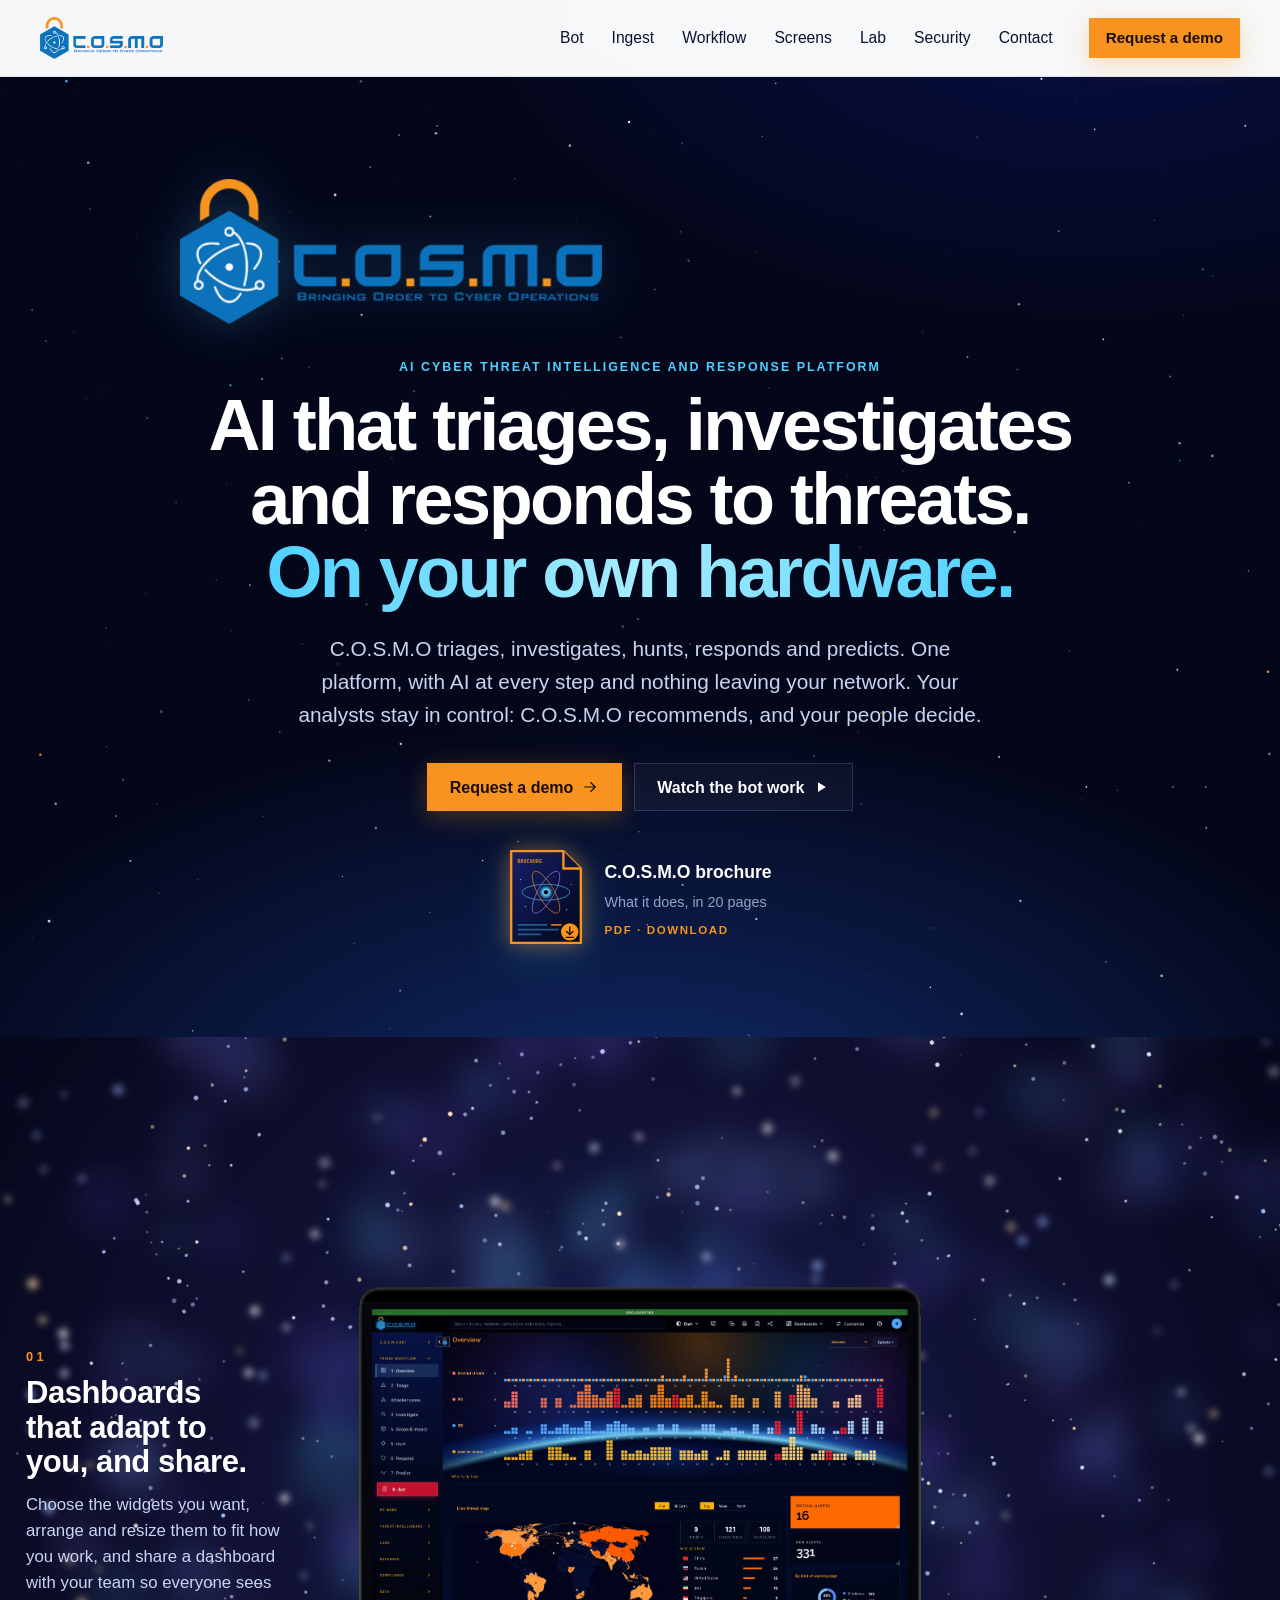
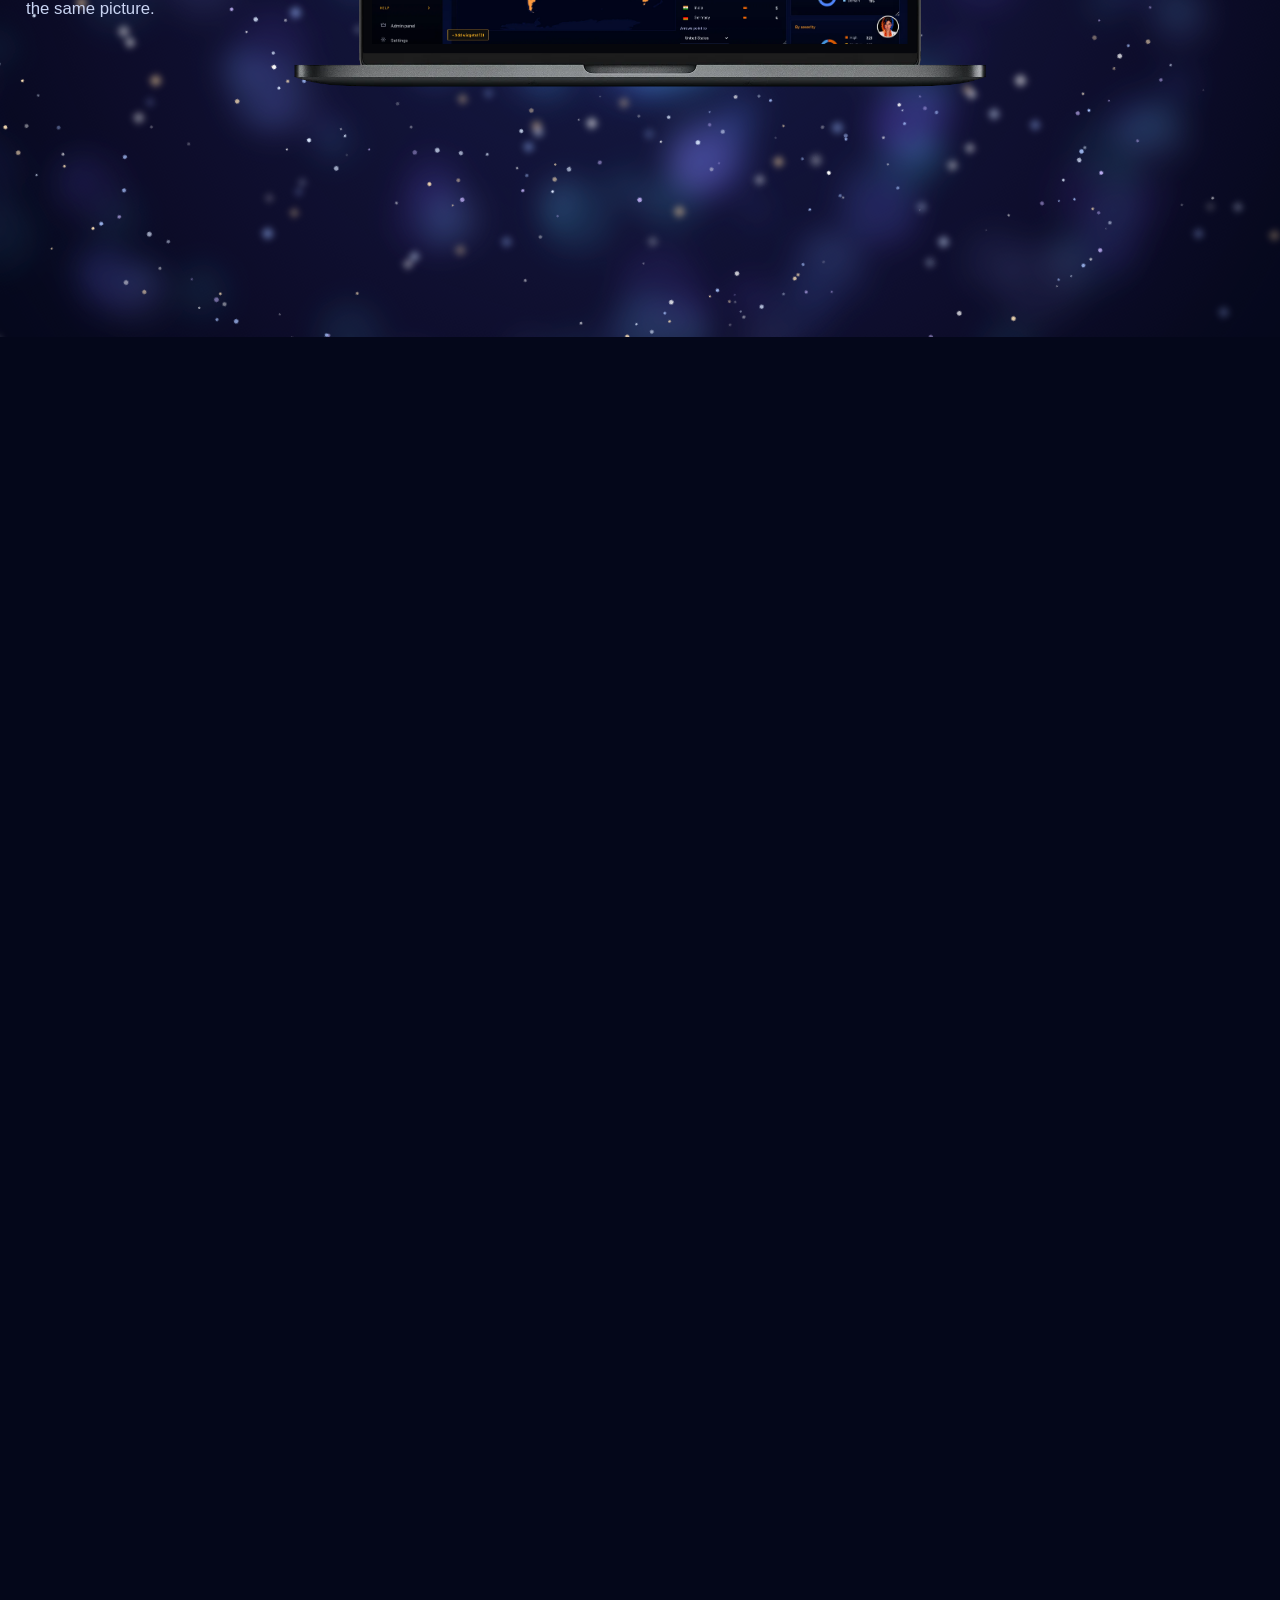
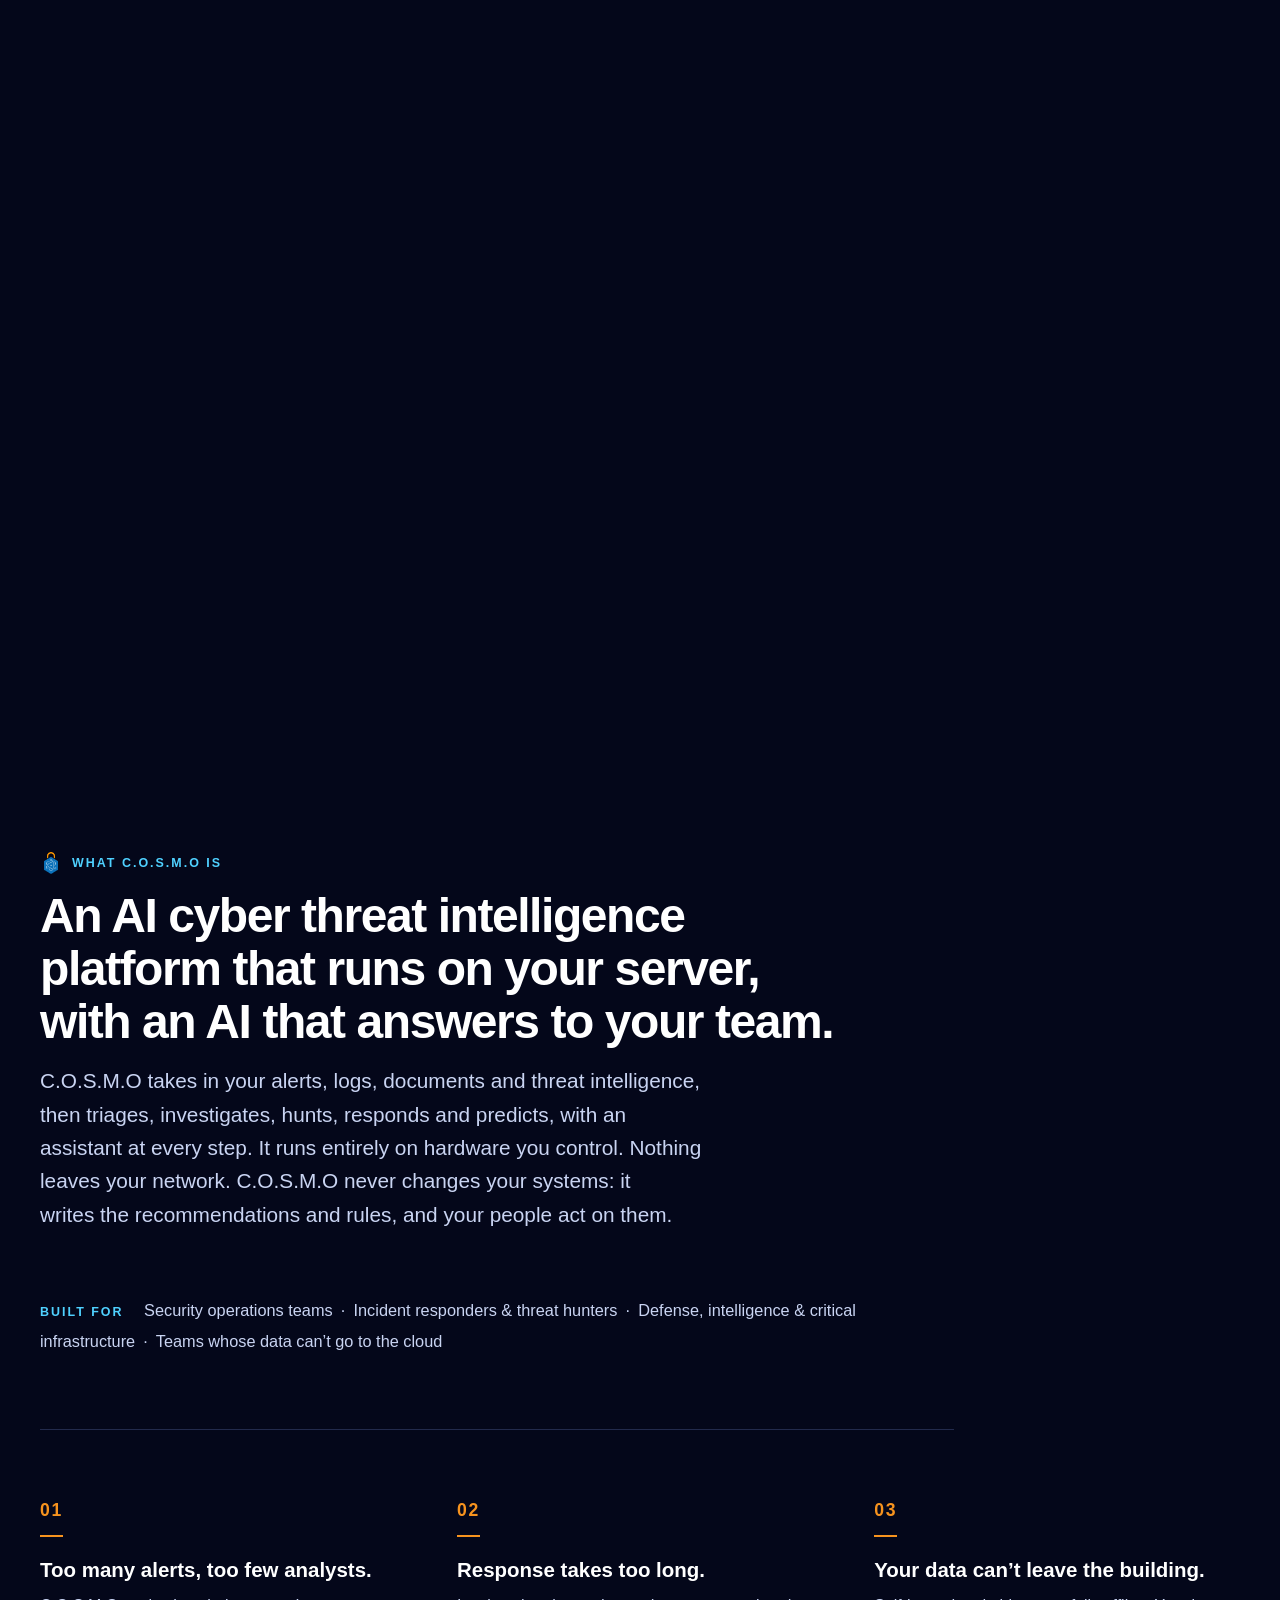
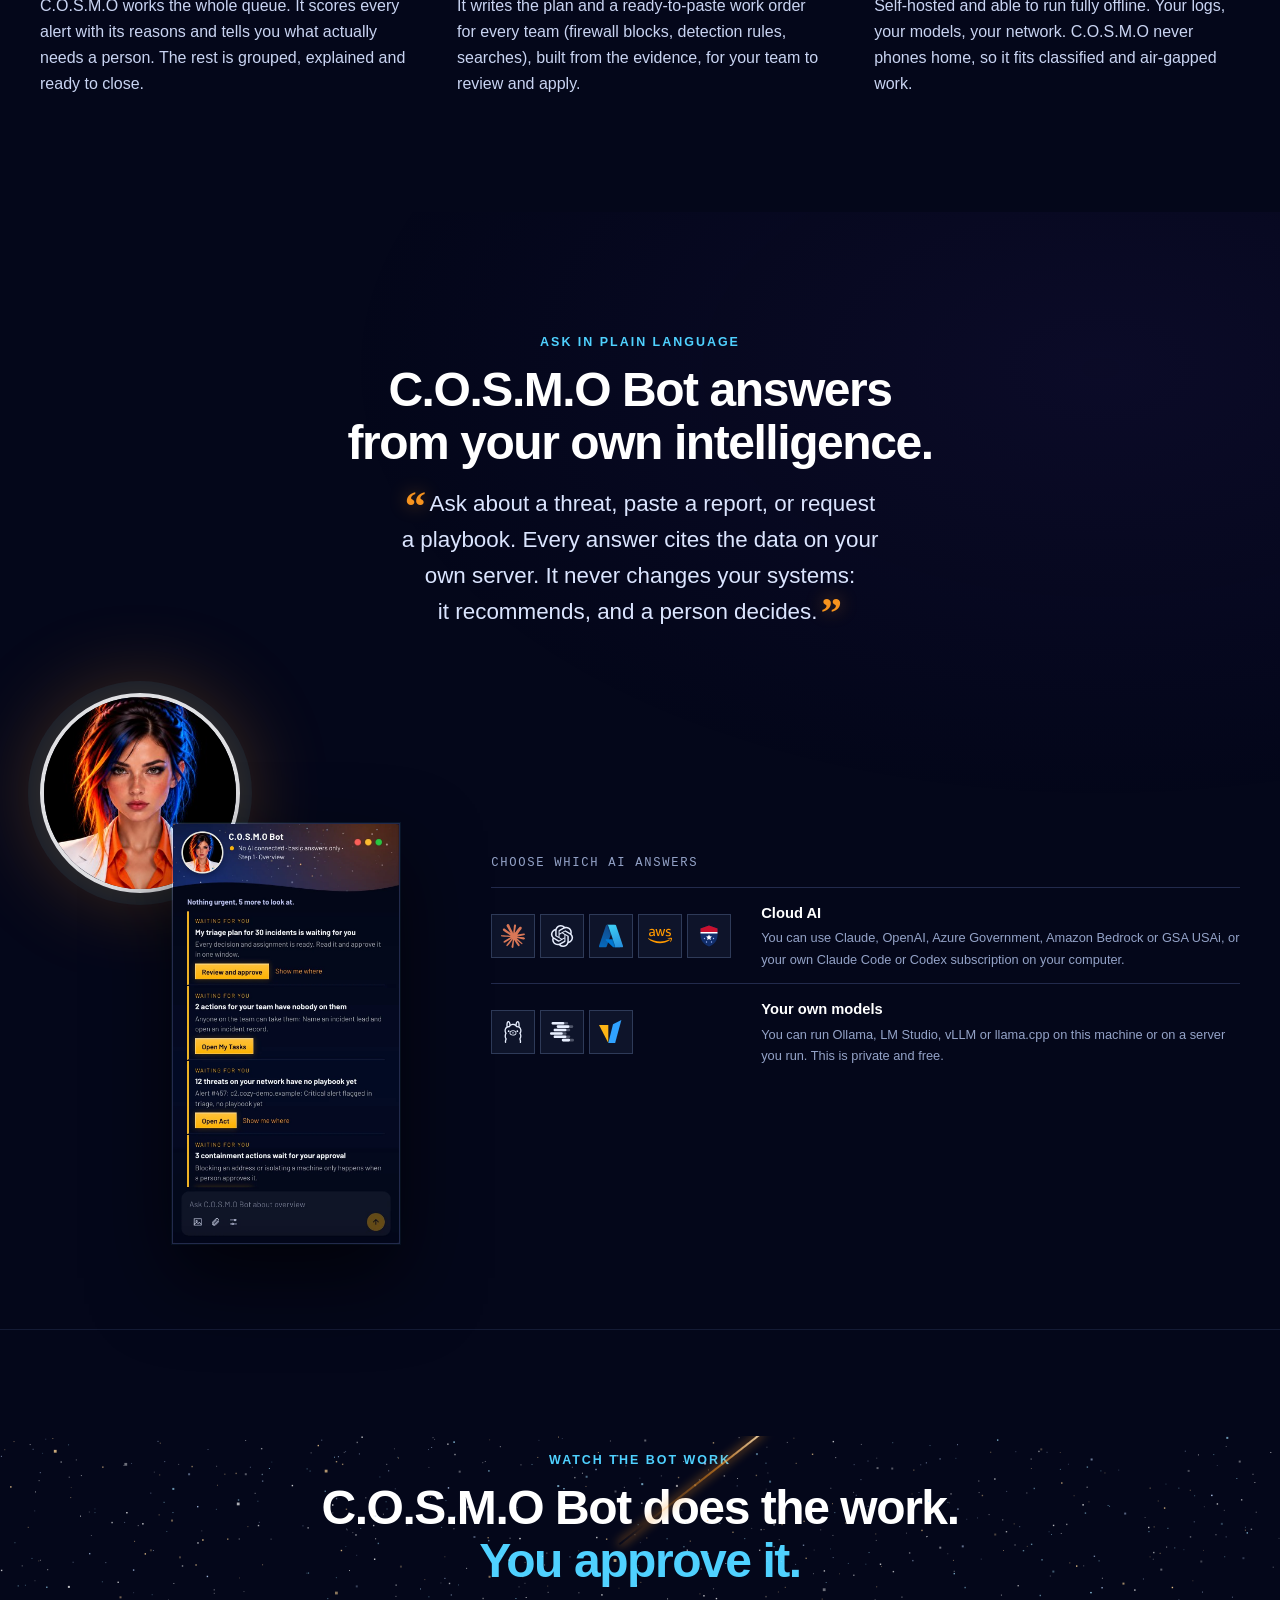
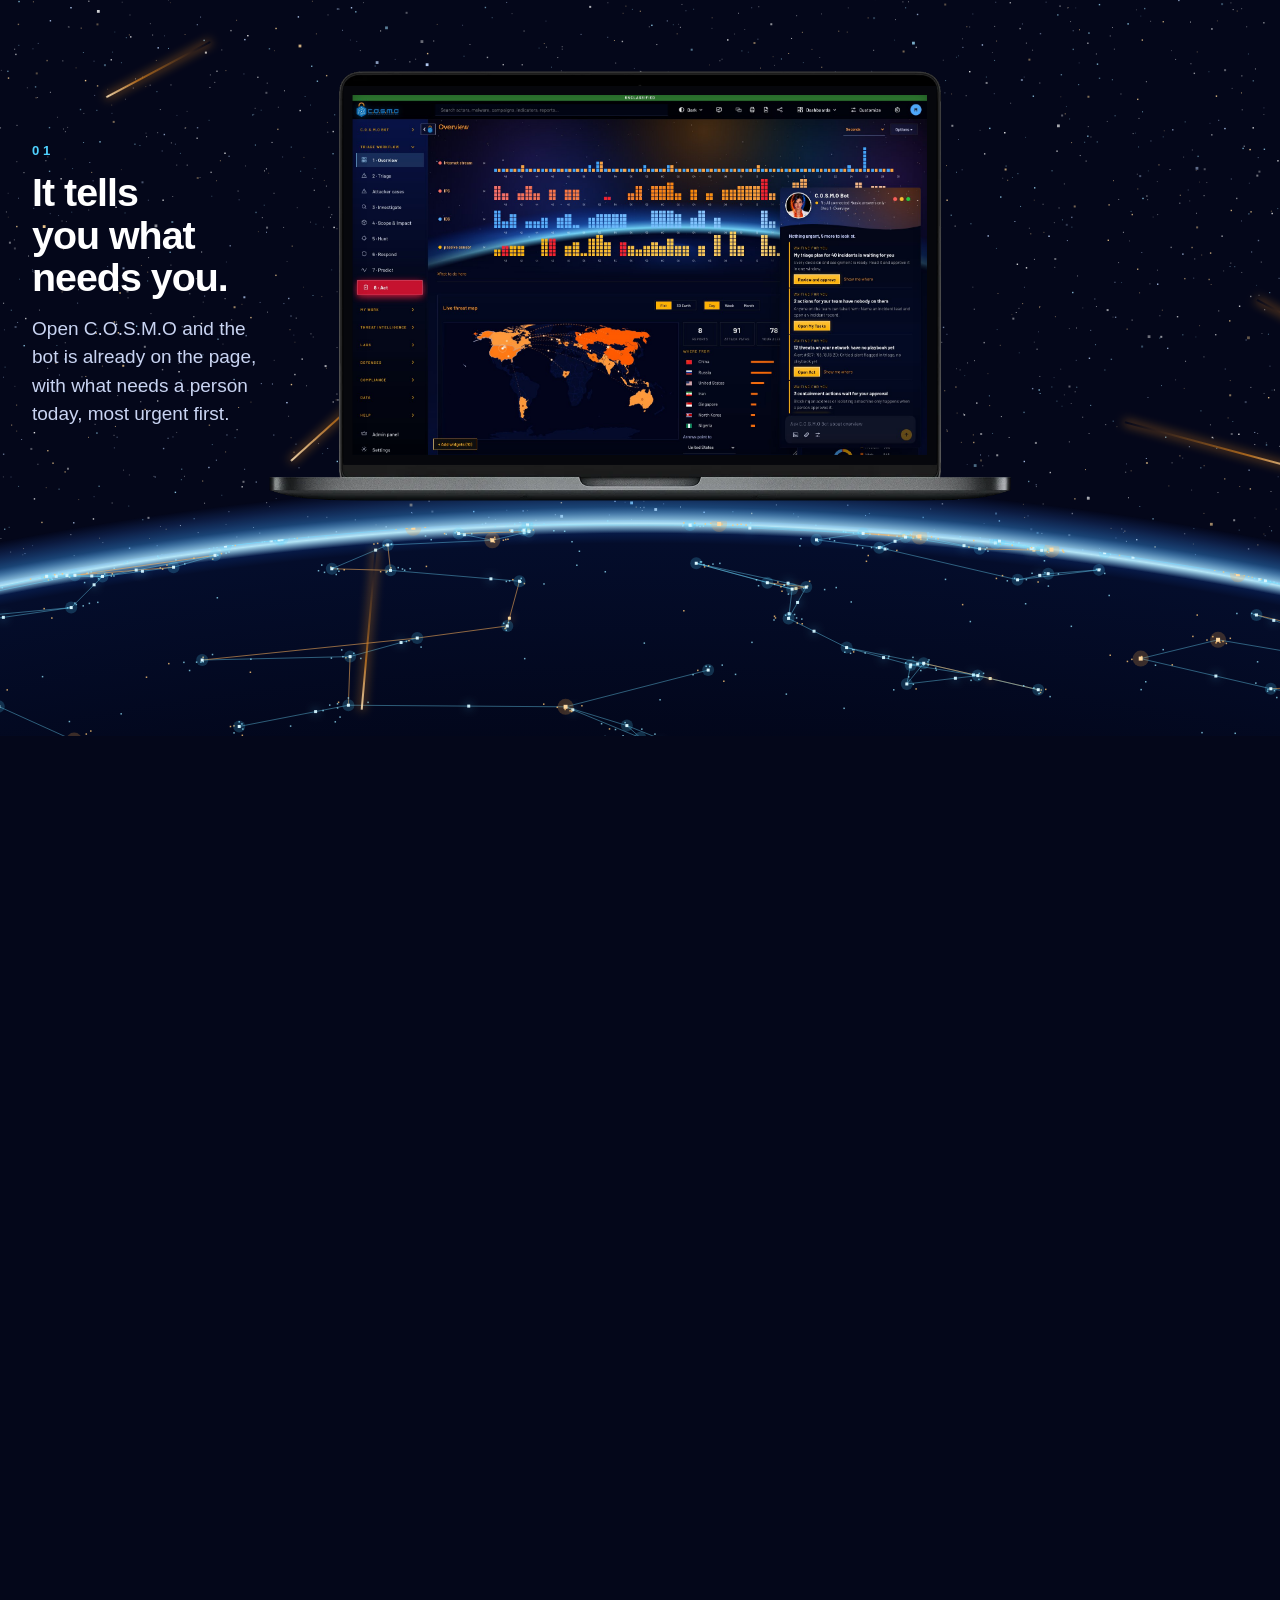
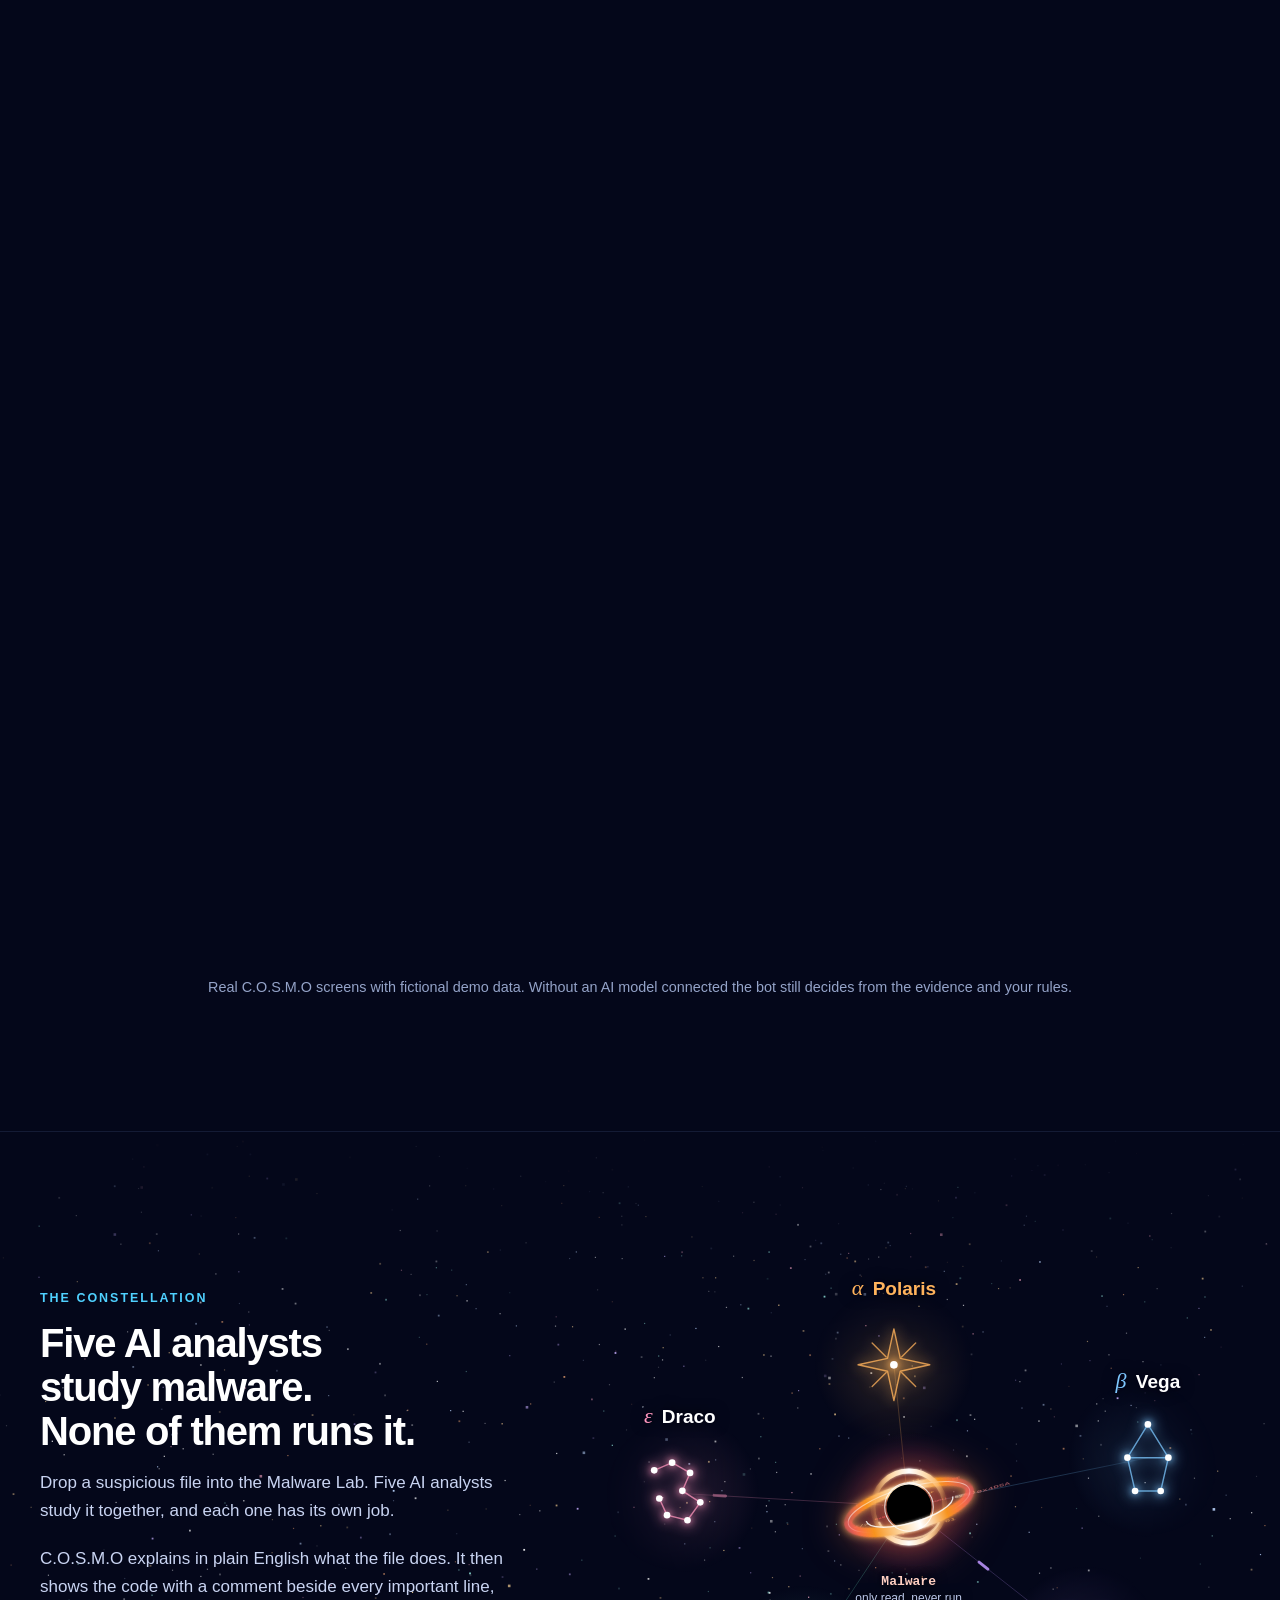
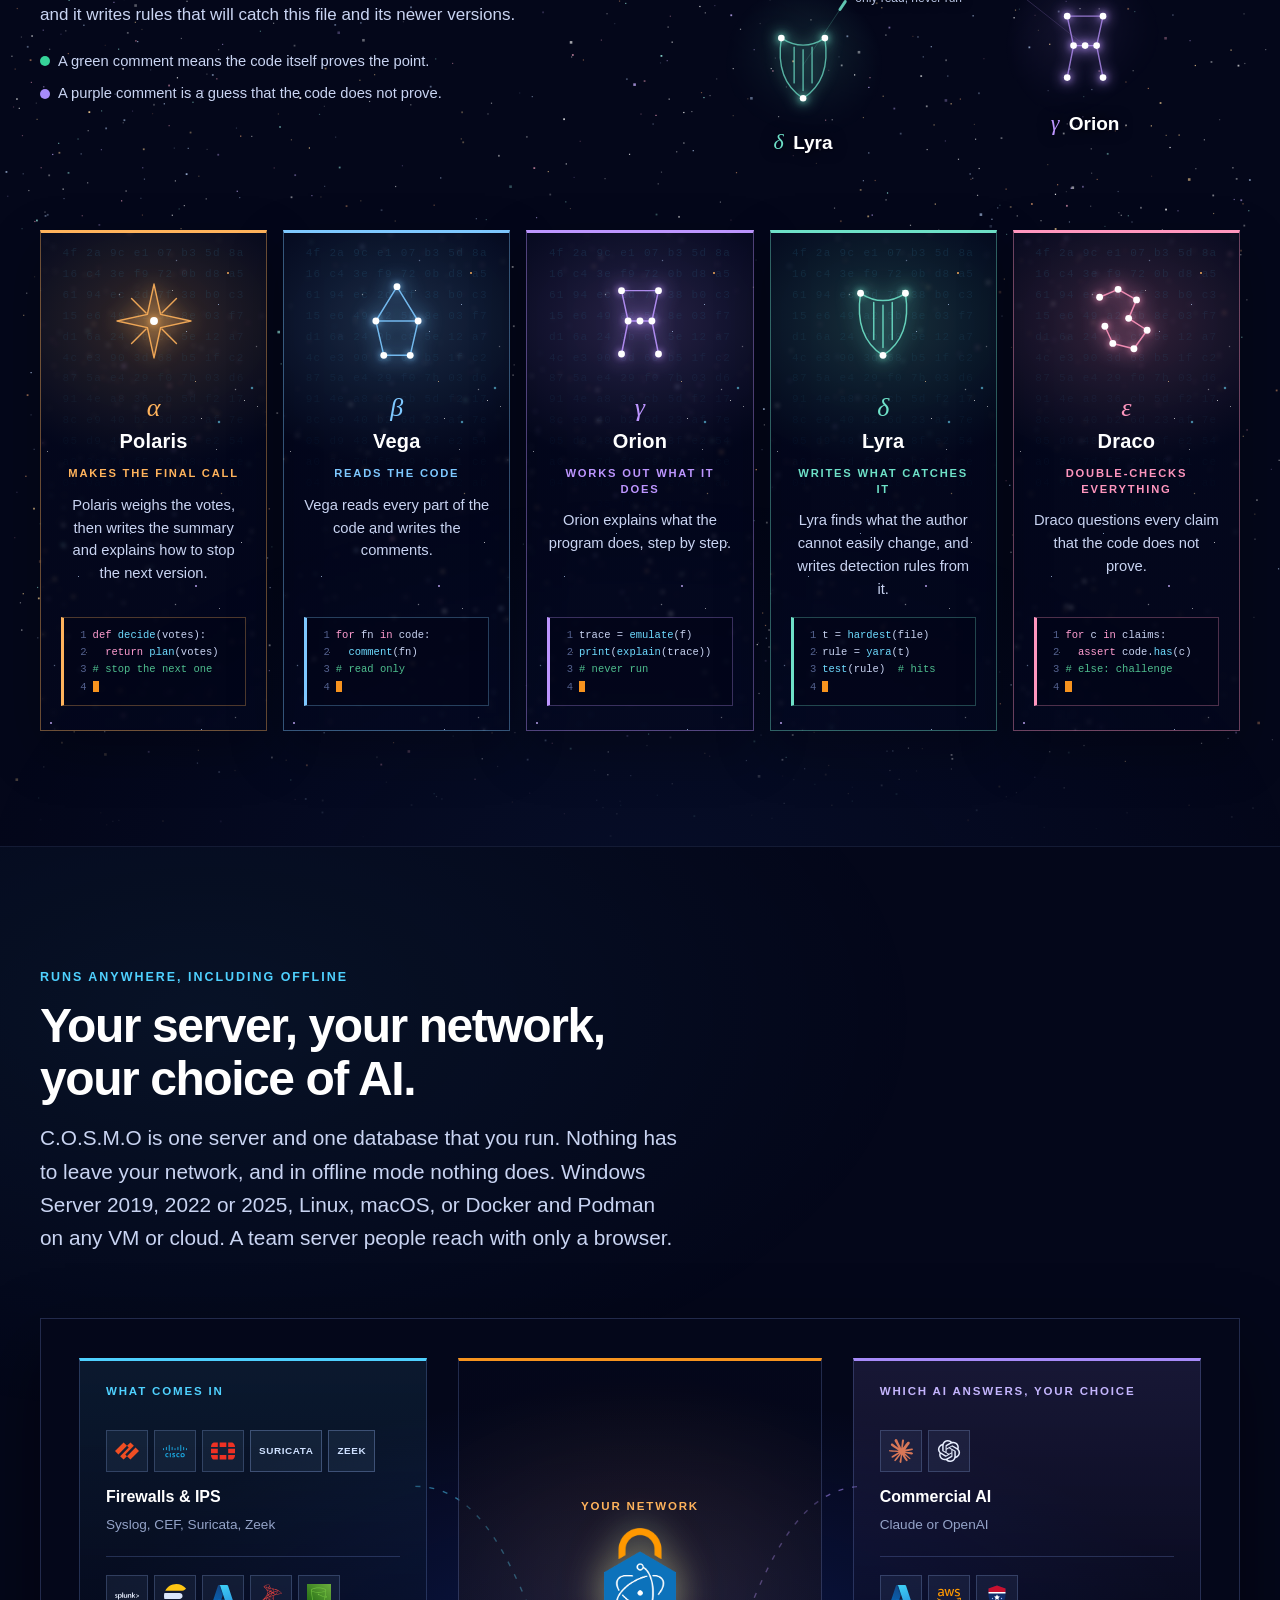
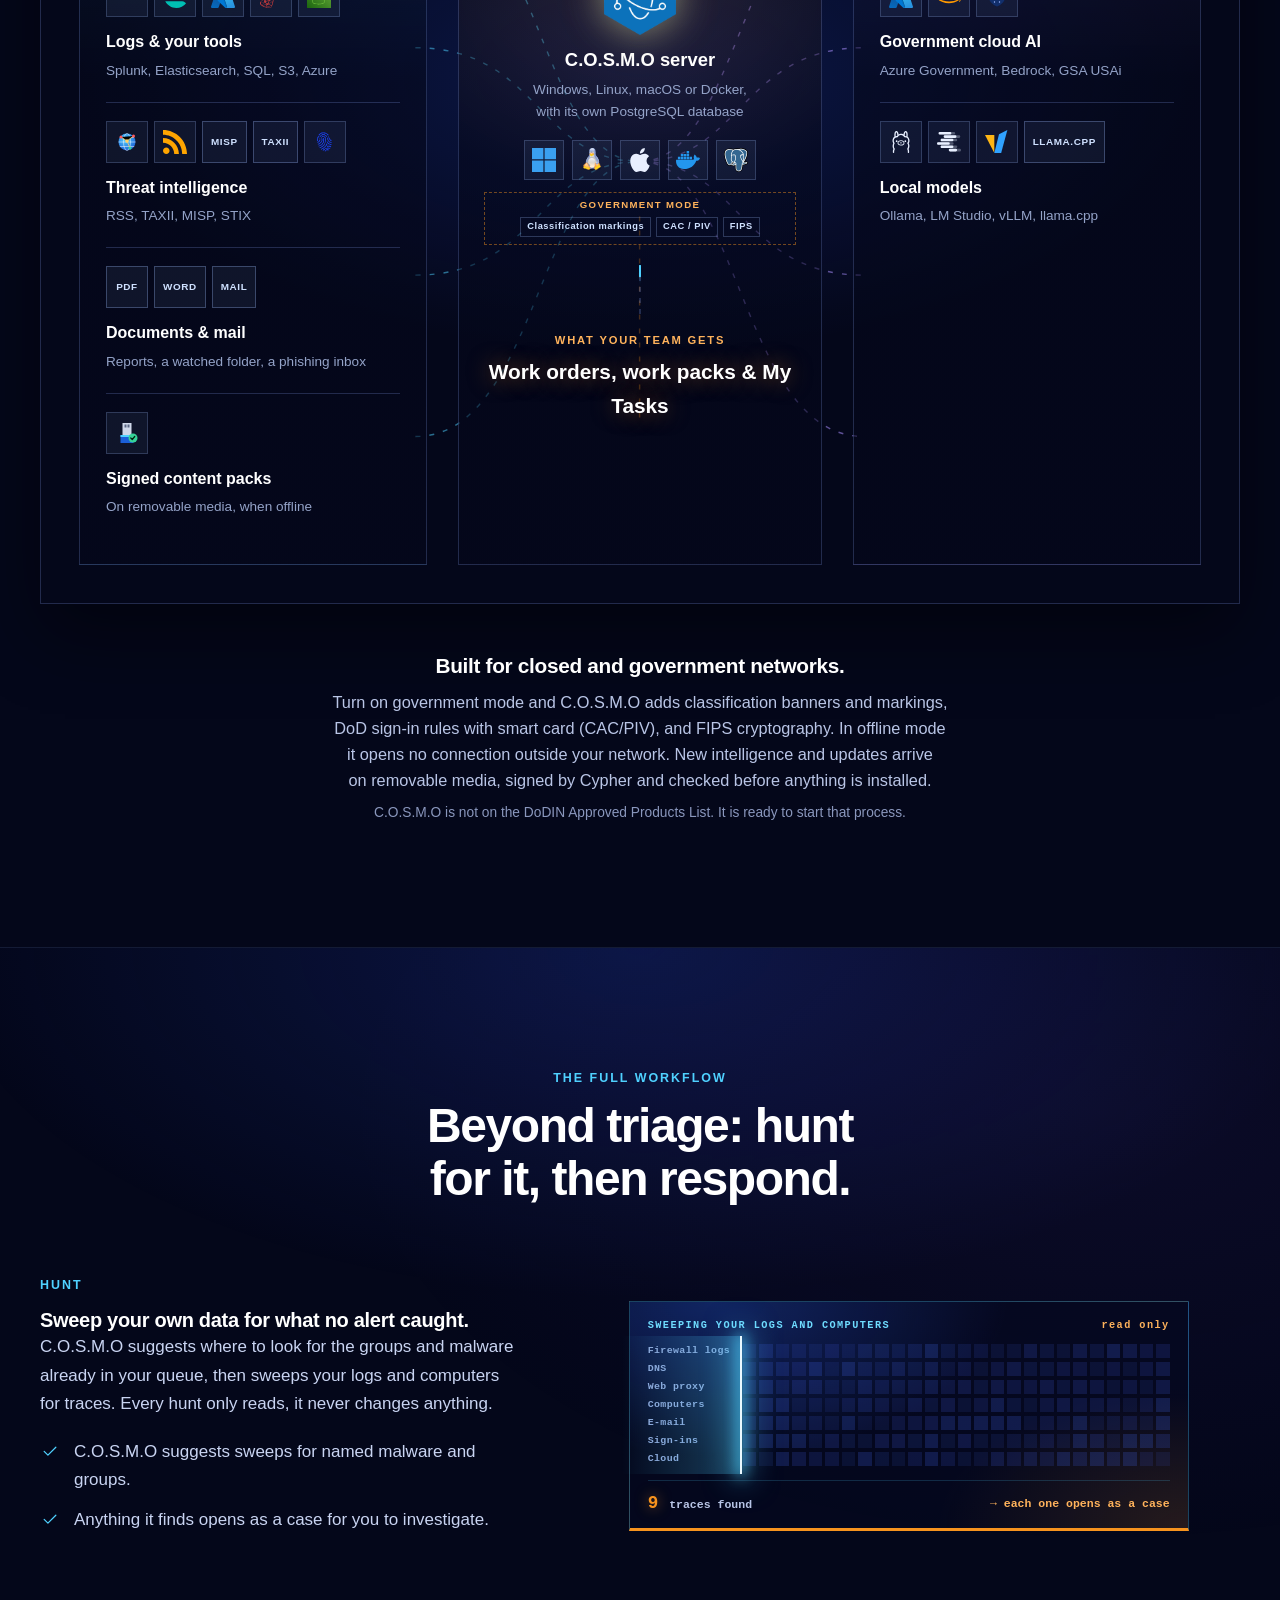
<file: index.html>
<!doctype html>
<html lang="en">
<head>
<meta charset="utf-8">
<meta name="viewport" content="width=device-width, initial-scale=1">
<title>C.O.S.M.O | C.O.S.M.O Bot does the work. You approve it.</title>
<meta name="description" content="C.O.S.M.O decides which security alerts are real, shows the evidence for every score, and hands each team its work. A person decides. It runs on your own server, online or offline. Built by Cypher, LLC.">
<meta property="og:title" content="C.O.S.M.O | Threat intelligence and security operations on your own server">
<meta property="og:description" content="C.O.S.M.O decides which security alerts are real, shows the evidence for every score, and hands each team its work. A person decides. It runs on your own server, online or offline. Built by Cypher, LLC.">
<meta property="og:image" content="https://cosmoplatform.ai/assets/img/hero-overview.jpg">
<meta name="theme-color" content="#04071a">
<link rel="icon" href="assets/img/favicon.svg" type="image/svg+xml">
<link rel="icon" href="assets/img/favicon.png" type="image/png">
<link rel="stylesheet" href="css/site.css?v=20261116h">
<script>document.documentElement.classList.add('js')</script>
</head>
<body>
<svg width="0" height="0" style="position:absolute" aria-hidden="true"><defs><symbol id="d-flask" viewBox="0 0 24 24" class="d"><path class="p" d="M9 3h6M10 3v6l-5.5 9.2A2 2 0 0 0 6.2 21h11.6a2 2 0 0 0 1.7-2.8L14 9V3"/><path class="a" d="M7.6 15h8.8"/><circle class="f" cx="10.5" cy="17.6" r="0.9"/><circle class="f" cx="13.5" cy="18.4" r="0.9"/></symbol><symbol id="d-person" viewBox="0 0 24 24" class="d"><path class="p" d="M12 3.5a4 4 0 1 0 0 8 4 4 0 0 0 0-8z"/><path class="p" d="M4.5 21a7.5 7.5 0 0 1 15 0"/><path class="a" d="m15.5 5 3 -2M17 8.5h3.5"/></symbol><symbol id="d-globe" viewBox="0 0 24 24" class="d"><path class="p" d="M12 3a9 9 0 1 0 0 18 9 9 0 0 0 0-18z"/><path class="p" d="M3 12h18M12 3c2.5 2.6 3.8 5.6 3.8 9s-1.3 6.4-3.8 9c-2.5-2.6-3.8-5.6-3.8-9S9.5 5.6 12 3z"/><path class="a" d="M16.5 5.5 20 3"/><circle class="f" cx="16.5" cy="5.5" r="2.1"/></symbol><symbol id="d-trend" viewBox="0 0 24 24" class="d"><path class="p" d="M4 4v16h16"/><path class="a" d="m7.5 15 3.5-4 3 3 5-6"/><circle class="f" cx="19.5" cy="8" r="1.6"/></symbol><symbol id="d-shieldok" viewBox="0 0 24 24" class="d"><path class="p" d="M12 3 19 6v6c0 4.5-3 7.6-7 9-4-1.4-7-4.5-7-9V6z"/><path class="a" d="m8.5 12 2.5 2.5 4.5-5"/></symbol><symbol id="d-clip" viewBox="0 0 24 24" class="d"><path class="p" d="M6 5.5h12v15H6z"/><path class="p" d="M9 3.5h6v4H9z"/><path class="a" d="m9 13.5 2 2 4-4.5"/></symbol><symbol id="d-unplug" viewBox="0 0 24 24" class="d"><path class="p" d="M8.5 16.4a5 5 0 0 1 6-.8M5 12.6a10 10 0 0 1 3.8-2.4M15.5 10.3A10 10 0 0 1 19 12.6M2.5 9a15 15 0 0 1 5-3.2M21.5 9a15 15 0 0 0-5-3.2"/><circle class="f" cx="12" cy="19.5" r="1.6"/><path class="a" d="m3 3 18 18"/></symbol><symbol id="d-mask" viewBox="0 0 24 24" class="d"><path class="p" d="M4 6.5c2.5-1.5 5.2-2 8-2s5.5.5 8 2c0 7-3.5 12.5-8 12.5S4 13.5 4 6.5z"/><circle class="f" cx="9" cy="11" r="1.8"/><circle class="f" cx="15" cy="11" r="1.8"/><path class="a" d="M9.5 15.5c1.5 1 3.5 1 5 0"/></symbol><symbol id="d-eye" viewBox="0 0 24 24" class="d"><path class="p" d="M2 12s3.5-7 10-7 10 7 10 7-3.5 7-10 7S2 12 2 12z"/><circle class="f" cx="12" cy="12" r="3.2"/><path class="a" d="M12 1.5v2M5 3.5l1 1.5M19 3.5l-1 1.5"/></symbol><symbol id="d-shield" viewBox="0 0 24 24" class="d"><path class="p" d="M12 3 19 6v6c0 4.5-3 7.6-7 9-4-1.4-7-4.5-7-9V6z"/><path class="f" d="M10.2 8.8v6.4l5-3.2z"/></symbol><symbol id="d-book" viewBox="0 0 24 24" class="d"><path class="p" d="M5 4.5A1.5 1.5 0 0 1 6.5 3H19v15H6.5A1.5 1.5 0 0 0 5 19.5z"/><path class="p" d="M5 19.5A1.5 1.5 0 0 0 6.5 21H19v-3"/><path class="f" d="M14 3v7l2-1.5 2 1.5V3z"/></symbol><symbol id="d-spark" viewBox="0 0 24 24" class="d"><path class="p" d="m11 3 2 5.8L18.8 11 13 13.2 11 19l-2-5.8L3.2 11 9 8.8z"/><path class="f" d="m18.5 14.5.9 2.4 2.4.9-2.4.9-.9 2.4-.9-2.4-2.4-.9 2.4-.9z"/></symbol><symbol id="d-file" viewBox="0 0 24 24" class="d"><path class="p" d="M14 3H7a2 2 0 0 0-2 2v14a2 2 0 0 0 2 2h10a2 2 0 0 0 2-2V8z"/><path class="p" d="M14 3v5h5"/><path class="a" d="M9 12.5h6M9 16h6"/></symbol><symbol id="d-layers" viewBox="0 0 24 24" class="d"><path class="p" d="m3 12 9 5 9-5M3 16.5l9 5 9-5"/><path class="a" d="m12 2.5 9 5-9 5-9-5z" fill="rgba(247,147,30,.18)"/></symbol><symbol id="d-replay" viewBox="0 0 24 24" class="d"><path class="p" d="M4 12a8 8 0 1 0 2.4-5.7"/><path class="p" d="M4 4v4.5h4.5"/><path class="a" d="M12 8v4.2l3 1.8"/></symbol><symbol id="d-flag" viewBox="0 0 24 24" class="d"><path class="p" d="M5 21V3"/><path class="a" d="M5 4h12l-2.5 4.2L17 12.4H5" fill="rgba(247,147,30,.25)"/></symbol><symbol id="d-key" viewBox="0 0 24 24" class="d"><path class="p" d="M8 11a4 4 0 1 0 0 8 4 4 0 0 0 0-8z"/><path class="p" d="m11 12.5 9-9"/><path class="a" d="M17 6.5l3 3M14.5 9l2.5 2.5"/></symbol><symbol id="d-lock" viewBox="0 0 24 24" class="d"><path class="p" d="M5 10.5h14v10H5z"/><path class="p" d="M8 10.5V8a4 4 0 0 1 8 0v2.5"/><circle class="f" cx="12" cy="15" r="1.8"/><path class="a" d="M12 16.5v2"/></symbol><symbol id="d-server" viewBox="0 0 24 24" class="d"><path class="p" d="M3.5 4h17v7h-17zM3.5 13h17v7h-17z"/><circle class="f" cx="7" cy="7.5" r="1.1"/><circle class="f" cx="7" cy="16.5" r="1.1"/><path class="a" d="M11 7.5h6M11 16.5h6"/></symbol><symbol id="i-grid" viewBox="0 0 24 24" fill="none" stroke="currentColor" stroke-width="1.5" stroke-linecap="round" stroke-linejoin="round"><rect x="3.5" y="3.5" width="7" height="7" rx="1.5"/><rect x="13.5" y="3.5" width="7" height="7" rx="1.5"/><rect x="3.5" y="13.5" width="7" height="7" rx="1.5"/><rect x="13.5" y="13.5" width="7" height="7" rx="1.5"/></symbol><symbol id="i-alert" viewBox="0 0 24 24" fill="none" stroke="currentColor" stroke-width="1.5" stroke-linecap="round" stroke-linejoin="round"><path d="M12 3.5 21 19.5H3z"/><path d="M12 10v4"/><path d="M12 16.8v.2"/></symbol><symbol id="i-search" viewBox="0 0 24 24" fill="none" stroke="currentColor" stroke-width="1.5" stroke-linecap="round" stroke-linejoin="round"><circle cx="11" cy="11" r="6.5"/><path d="m20 20-4.2-4.2"/></symbol><symbol id="i-cube" viewBox="0 0 24 24" fill="none" stroke="currentColor" stroke-width="1.5" stroke-linecap="round" stroke-linejoin="round"><path d="M12 3 20 7.5v9L12 21l-8-4.5v-9z"/><path d="M12 12 20 7.5M12 12v9M12 12 4 7.5"/></symbol><symbol id="i-target" viewBox="0 0 24 24" fill="none" stroke="currentColor" stroke-width="1.5" stroke-linecap="round" stroke-linejoin="round"><circle cx="12" cy="12" r="7"/><circle cx="12" cy="12" r="2.5"/><path d="M12 2v3M12 19v3M2 12h3M19 12h3"/></symbol><symbol id="i-shield" viewBox="0 0 24 24" fill="none" stroke="currentColor" stroke-width="1.5" stroke-linecap="round" stroke-linejoin="round"><path d="M12 3 19 6v6c0 4.5-3 7.6-7 9-4-1.4-7-4.5-7-9V6z"/></symbol><symbol id="i-shieldok" viewBox="0 0 24 24" fill="none" stroke="currentColor" stroke-width="1.5" stroke-linecap="round" stroke-linejoin="round"><path d="M12 3 19 6v6c0 4.5-3 7.6-7 9-4-1.4-7-4.5-7-9V6z"/><path d="m9 12 2 2 4-4"/></symbol><symbol id="i-trend" viewBox="0 0 24 24" fill="none" stroke="currentColor" stroke-width="1.5" stroke-linecap="round" stroke-linejoin="round"><path d="m3 17 6-6 4 4 8-8"/><path d="M15 7h6v6"/></symbol><symbol id="i-clip" viewBox="0 0 24 24" fill="none" stroke="currentColor" stroke-width="1.5" stroke-linecap="round" stroke-linejoin="round"><rect x="5.5" y="4.5" width="13" height="16.5" rx="2"/><path d="M9 4.5h6V7H9z"/><path d="m9 13.5 2 2 4-4"/></symbol><symbol id="i-check" viewBox="0 0 24 24" fill="none" stroke="currentColor" stroke-width="1.5" stroke-linecap="round" stroke-linejoin="round"><path d="m5 12.5 4.5 4.5L19 7.5"/></symbol><symbol id="i-arrow" viewBox="0 0 24 24" fill="none" stroke="currentColor" stroke-width="1.5" stroke-linecap="round" stroke-linejoin="round"><path d="M5 12h14M13 6l6 6-6 6"/></symbol><symbol id="i-server" viewBox="0 0 24 24" fill="none" stroke="currentColor" stroke-width="1.5" stroke-linecap="round" stroke-linejoin="round"><rect x="3.5" y="4" width="17" height="7" rx="2"/><rect x="3.5" y="13" width="17" height="7" rx="2"/><path d="M7 7.5h.01M7 16.5h.01M11 7.5h6M11 16.5h6"/></symbol><symbol id="i-lock" viewBox="0 0 24 24" fill="none" stroke="currentColor" stroke-width="1.5" stroke-linecap="round" stroke-linejoin="round"><rect x="5" y="10.5" width="14" height="10" rx="2"/><path d="M8 10.5V8a4 4 0 0 1 8 0v2.5"/><path d="M12 14.5v2.5"/></symbol><symbol id="i-unplug" viewBox="0 0 24 24" fill="none" stroke="currentColor" stroke-width="1.5" stroke-linecap="round" stroke-linejoin="round"><path d="m3 3 18 18"/><path d="M8.5 16.4a5 5 0 0 1 6-.8"/><path d="M5 12.6a10 10 0 0 1 3.8-2.4M15.5 10.3A10 10 0 0 1 19 12.6"/><path d="M12 20h.01"/></symbol><symbol id="i-file" viewBox="0 0 24 24" fill="none" stroke="currentColor" stroke-width="1.5" stroke-linecap="round" stroke-linejoin="round"><path d="M14 3H7a2 2 0 0 0-2 2v14a2 2 0 0 0 2 2h10a2 2 0 0 0 2-2V8z"/><path d="M14 3v5h5M9 13h6M9 17h6"/></symbol><symbol id="i-chat" viewBox="0 0 24 24" fill="none" stroke="currentColor" stroke-width="1.5" stroke-linecap="round" stroke-linejoin="round"><path d="M4 5h16v11H9l-5 4z"/><path d="M8 9.5h8M8 12.5h5"/></symbol><symbol id="i-globe" viewBox="0 0 24 24" fill="none" stroke="currentColor" stroke-width="1.5" stroke-linecap="round" stroke-linejoin="round"><circle cx="12" cy="12" r="9"/><path d="M3 12h18M12 3c2.5 2.6 3.8 5.6 3.8 9s-1.3 6.4-3.8 9c-2.5-2.6-3.8-5.6-3.8-9S9.5 5.6 12 3z"/></symbol><symbol id="i-book" viewBox="0 0 24 24" fill="none" stroke="currentColor" stroke-width="1.5" stroke-linecap="round" stroke-linejoin="round"><path d="M5 4.5A1.5 1.5 0 0 1 6.5 3H19v15H6.5A1.5 1.5 0 0 0 5 19.5z"/><path d="M5 19.5A1.5 1.5 0 0 0 6.5 21H19v-3"/></symbol><symbol id="i-flask" viewBox="0 0 24 24" fill="none" stroke="currentColor" stroke-width="1.5" stroke-linecap="round" stroke-linejoin="round"><path d="M9 3h6M10 3v6l-5 9a2 2 0 0 0 1.8 3h10.4a2 2 0 0 0 1.8-3l-5-9V3"/><path d="M7.5 15h9"/></symbol><symbol id="i-users" viewBox="0 0 24 24" fill="none" stroke="currentColor" stroke-width="1.5" stroke-linecap="round" stroke-linejoin="round"><circle cx="9" cy="8" r="3.5"/><path d="M2.5 20a6.5 6.5 0 0 1 13 0"/><path d="M16 4.6a3.5 3.5 0 0 1 0 6.8M18 14.2a6 6 0 0 1 3.5 5.8"/></symbol><symbol id="i-spark" viewBox="0 0 24 24" fill="none" stroke="currentColor" stroke-width="1.5" stroke-linecap="round" stroke-linejoin="round"><path d="m12 3 1.8 5.2L19 10l-5.2 1.8L12 17l-1.8-5.2L5 10l5.2-1.8z"/><path d="m18.5 15.5.7 1.8 1.8.7-1.8.7-.7 1.8-.7-1.8-1.8-.7 1.8-.7z"/></symbol><symbol id="i-key" viewBox="0 0 24 24" fill="none" stroke="currentColor" stroke-width="1.5" stroke-linecap="round" stroke-linejoin="round"><circle cx="8" cy="15" r="4"/><path d="m11 12 9-9M17 6l3 3M14.5 8.5l2 2"/></symbol><symbol id="i-layers" viewBox="0 0 24 24" fill="none" stroke="currentColor" stroke-width="1.5" stroke-linecap="round" stroke-linejoin="round"><path d="m12 3 9 5-9 5-9-5z"/><path d="m3 13 9 5 9-5"/></symbol><symbol id="i-star" viewBox="0 0 24 24" fill="none" stroke="currentColor" stroke-width="1.5" stroke-linecap="round" stroke-linejoin="round"><path d="m12 3 2.7 5.6 6.1.9-4.4 4.3 1 6.1L12 17l-5.5 2.9 1-6.1-4.4-4.3 6.1-.9z"/></symbol><symbol id="i-inbox" viewBox="0 0 24 24" fill="none" stroke="currentColor" stroke-width="1.5" stroke-linecap="round" stroke-linejoin="round"><path d="M3 13h5l2 3h4l2-3h5"/><path d="M5.5 5h13L21 13v6H3v-6z"/></symbol><symbol id="i-download" viewBox="0 0 24 24" fill="none" stroke="currentColor" stroke-width="1.5" stroke-linecap="round" stroke-linejoin="round"><path d="M12 4v11M7 10l5 5 5-5M5 20h14"/></symbol><symbol id="i-eye" viewBox="0 0 24 24" fill="none" stroke="currentColor" stroke-width="1.5" stroke-linecap="round" stroke-linejoin="round"><path d="M2 12s3.5-7 10-7 10 7 10 7-3.5 7-10 7S2 12 2 12z"/><circle cx="12" cy="12" r="3"/></symbol><symbol id="i-menu" viewBox="0 0 24 24" fill="none" stroke="currentColor" stroke-width="1.5" stroke-linecap="round" stroke-linejoin="round"><path d="M4 7h16M4 12h16M4 17h16"/></symbol><symbol id="i-cart" viewBox="0 0 24 24" fill="none" stroke="currentColor" stroke-width="1.5" stroke-linecap="round" stroke-linejoin="round"><circle cx="9" cy="20" r="1.3"/><circle cx="18" cy="20" r="1.3"/><path d="M3 4h2.5l2.2 11h11l2-8H6.5"/></symbol><symbol id="i-pin" viewBox="0 0 24 24" fill="none" stroke="currentColor" stroke-width="1.5" stroke-linecap="round" stroke-linejoin="round"><path d="M12 21s7-6.5 7-12a7 7 0 0 0-14 0c0 5.5 7 12 7 12z"/><circle cx="12" cy="9" r="2.5"/></symbol><symbol id="i-phone" viewBox="0 0 24 24" fill="none" stroke="currentColor" stroke-width="1.5" stroke-linecap="round" stroke-linejoin="round"><path d="M5 4h4l2 5-2.5 1.5a11 11 0 0 0 5 5L15 13l5 2v4a2 2 0 0 1-2 2A16 16 0 0 1 3 6a2 2 0 0 1 2-2z"/></symbol><symbol id="i-mail" viewBox="0 0 24 24" fill="none" stroke="currentColor" stroke-width="1.5" stroke-linecap="round" stroke-linejoin="round"><rect x="3" y="5" width="18" height="14" rx="2"/><path d="m3 7 9 6 9-6"/></symbol><symbol id="i-person" viewBox="0 0 24 24" fill="none" stroke="currentColor" stroke-width="1.5" stroke-linecap="round" stroke-linejoin="round"><circle cx="12" cy="8" r="4"/><path d="M4 21a8 8 0 0 1 16 0"/></symbol><symbol id="i-mask" viewBox="0 0 24 24" fill="none" stroke="currentColor" stroke-width="1.5" stroke-linecap="round" stroke-linejoin="round"><path d="M4 7c2.5-1.5 5.2-2 8-2s5.5.5 8 2c0 7-3.5 12-8 12S4 14 4 7z"/><path d="M8.5 11h2M13.5 11h2"/></symbol><symbol id="i-flag" viewBox="0 0 24 24" fill="none" stroke="currentColor" stroke-width="1.5" stroke-linecap="round" stroke-linejoin="round"><path d="M5 21V4M5 4h11l-2 4 2 4H5"/></symbol></defs></svg>
<a class="skip" href="#main">Skip to the content</a>
<header class="site-head">
  <div class="wrap">
    <a class="brand" href="index.html" aria-label="C.O.S.M.O home"><img src="assets/img/cosmo-logo.png" width="360" height="123" alt="C.O.S.M.O, Bringing Order to Cyber Operations"></a>
    <nav class="nav" aria-label="Main">
      <ul class="nav-links"><li><a href="#chatbot">Bot</a></li><li><a href="#runs">Ingest</a></li><li><a href="#workflow">Workflow</a></li><li><a href="#views">Screens</a></li><li><a href="#lab">Lab</a></li><li><a href="#security">Security</a></li><li><a href="#contact">Contact</a></li></ul>
      <a class="btn btn-primary btn-sm" href="#contact">Request a demo</a>
      <details class="menu">
        <summary><svg viewBox="0 0 24 24" aria-hidden="true"><use href="#i-menu"/></svg>Menu</summary>
        <ul><li><a href="#chatbot">Bot</a></li><li><a href="#runs">Ingest</a></li><li><a href="#workflow">Workflow</a></li><li><a href="#views">Screens</a></li><li><a href="#security">Security</a></li><li><a href="#contact">Contact</a></li><li><a class="btn btn-primary" href="#contact">Request a demo</a></li></ul>
      </details>
    </nav>
  </div>
</header>
<main id="main">
<svg width="0" height="0" style="position:absolute" aria-hidden="true"><defs><symbol id="i-x" viewBox="0 0 24 24" fill="none" stroke="currentColor" stroke-width="1.6" stroke-linecap="round"><path d="M7 7l10 10M17 7 7 17"/></symbol><symbol id="i-replay" viewBox="0 0 24 24" fill="none" stroke="currentColor" stroke-width="1.6" stroke-linecap="round" stroke-linejoin="round"><path d="M4 12a8 8 0 1 0 2.4-5.7"/><path d="M4 4v4.5h4.5"/></symbol><symbol id="i-pause" viewBox="0 0 24 24" fill="currentColor"><rect x="6.5" y="5" width="3.6" height="14" rx="1"/><rect x="13.9" y="5" width="3.6" height="14" rx="1"/></symbol><symbol id="i-play" viewBox="0 0 24 24" fill="currentColor"><path d="M8 5.5v13l10.5-6.5z"/></symbol></defs></svg>

<section class="hero" data-tab="home" aria-labelledby="hero-h">
  <canvas class="stars" aria-hidden="true"></canvas>
  <div class="wrap">
    <div class="hero-copy" data-reveal>
      <img class="hero-logo" src="assets/img/cosmo-logo.png" width="360" height="123" alt="C.O.S.M.O, Bringing order to cyber operations">
      <span class="eyebrow">AI Cyber Threat Intelligence and Response Platform</span>
      <h1 id="hero-h">AI that triages, investigates and responds to threats. <span class="accent">On your own hardware.</span></h1>
      <p class="lead">C.O.S.M.O triages, investigates, hunts, responds and predicts. One platform, with AI at every step and nothing leaving your network. Your analysts stay in control: C.O.S.M.O recommends, and your people decide.</p>
      <div class="actions"><a class="btn btn-primary" href="#contact">Request a demo <svg viewBox="0 0 24 24" aria-hidden="true"><use href="#i-arrow"/></svg></a><a class="btn btn-outline" href="#bot">Watch the bot work <svg viewBox="0 0 24 24" aria-hidden="true"><use href="#i-play"/></svg></a></div>
      <div class="hero-doc">
        <a class="docicon" href="assets/docs/Cosmo-Brochure.pdf" download aria-label="Download the C.O.S.M.O brochure, 20 pages, PDF">
          <svg viewBox="0 0 96 124" aria-hidden="true">
            <defs>
              <linearGradient id="hd-page" x1="0" y1="0" x2="1" y2="1"><stop offset="0" stop-color="#16206a"/><stop offset=".6" stop-color="#0a1038"/><stop offset="1" stop-color="#04071a"/></linearGradient>
              <radialGradient id="hd-core" cx="50%" cy="50%" r="50%"><stop offset="0" stop-color="#fff"/><stop offset=".4" stop-color="#4fd1ff"/><stop offset="1" stop-color="#4fd1ff" stop-opacity="0"/></radialGradient>
            </defs>
            <path d="M4 4H70L92 26V120H4Z" fill="url(#hd-page)" stroke="#f7931e" stroke-opacity="1" stroke-width="3" stroke-linejoin="round"/>
            <path d="M70 4V26H92" fill="#0e1640" stroke="#f7931e" stroke-opacity="1" stroke-width="3" stroke-linejoin="round"/>
            <g fill="#fff"><circle cx="16" cy="40" r=".8" opacity=".7"/><circle cx="80" cy="46" r=".7" opacity=".6"/><circle cx="22" cy="74" r=".9" opacity=".5"/><circle cx="74" cy="78" r=".8" opacity=".7"/><circle cx="58" cy="36" r=".6" opacity=".6"/></g>
            <g transform="translate(48 56)" fill="none" stroke-width=".9">
              <ellipse rx="30" ry="10" stroke="#4fd1ff" stroke-opacity=".8"/><ellipse rx="30" ry="10" transform="rotate(60)" stroke="#f7931e" stroke-opacity=".8"/><ellipse rx="30" ry="10" transform="rotate(120)" stroke="#a78bfa" stroke-opacity=".8"/>
              <circle r="9" fill="url(#hd-core)" stroke="none"/><circle r="3.2" fill="#04071a" stroke="#fff" stroke-opacity=".8" stroke-width=".6"/>
            </g>
            <text x="12" y="19" font-family="ui-monospace,Consolas,monospace" font-size="5.6" font-weight="700" fill="#f7931e" letter-spacing=".1em">BROCHURE</text>
            <g fill="#4fd1ff" fill-opacity=".38"><rect x="12" y="96" width="38" height="2.2" rx="1"/><rect x="12" y="102" width="52" height="2.2" rx="1"/><rect x="12" y="108" width="30" height="2.2" rx="1"/></g>
            <rect x="54" y="96" width="14" height="2.2" rx="1" fill="#f7931e" fill-opacity=".8"/>
            <g class="di-badge"><circle cx="78" cy="106" r="11" fill="#f7931e"/><path d="M78 100V109M74 105.5L78 109.5L82 105.5M73.5 113H82.5" fill="none" stroke="#1a0d00" stroke-width="1.7" stroke-linecap="round" stroke-linejoin="round"/></g>
          </svg>
          <span class="di-text"><b>C.O.S.M.O brochure</b><em>What it does, in 20 pages</em><i>PDF · Download</i></span>
        </a>
      </div>
    </div>
  </div>
</section>

<section class="spin" data-tab="home" id="overview" aria-label="The C.O.S.M.O Overview">
  <div class="spin-track">
    <div class="spin-stage">
      <div class="galaxy" aria-hidden="true"><img src="assets/img/galaxy.svg?v=20261104r" alt="" width="1200" height="1200"></div>
      <figure class="spin-screen"><div class="spin-glass"><img src="assets/img/mock/cosmo-overview-live.webp?v=20261110a" width="2640" height="1658" alt=""><img src="assets/img/views/spin-triage.webp?v=20261110a" width="1760" height="1105" alt="The C.O.S.M.O Bot's triage plan: every decision and assignment ready for a person to review." loading="lazy"><img src="assets/img/views/spin-playbook.webp?v=20261110a" width="1760" height="1105" alt="A response playbook drawn as a play across the boundary, network, computers, accounts and what you protect, with an owner for each move." loading="lazy"><img src="assets/img/views/spin-hunt.webp?v=20261110a" width="1760" height="1105" alt="The Hunt screen sweeping a network for traces no alert caught." loading="lazy"><img src="assets/img/views/spin-predict.webp?v=20261110a" width="1760" height="1105" alt="The Predict screen: the attacker groups most likely to come after you in the next 90 days." loading="lazy"></div><img class="morph-frame" src="assets/img/mock/macbook-frame.png" alt=""></figure>
      <div class="spin-texts">
        <article class="ostep on"><span class="mno">01</span><h3>Dashboards that adapt to you, and share.</h3><p>Choose the widgets you want, arrange and resize them to fit how you work, and share a dashboard with your team so everyone sees the same picture.</p></article>
        <article class="ostep"><span class="mno">02</span><h3>Auto Triage and easy tasking.</h3><p>The AI decides every waiting incident and picks who gets each one. You read the whole plan in one window and approve it, and each person receives their work with a due date.</p></article>
        <article class="ostep"><span class="mno">03</span><h3>Respond with playbooks and defense in depth.</h3><p>Every threat becomes a playbook with an owner and a deadline for each move. Firewall blocks, detection rules and DNS block lists cover every layer. C.O.S.M.O writes them, and your team decides what to apply.</p></article>
        <article class="ostep"><span class="mno">04</span><h3>Hunt, malware and forensic analysis.</h3><p>Look for what no alert caught. Sweep hundreds of machines at once for traces of an attacker, then see which ones match. Drop in a file to see what it would do without it ever being run, or a collection from a computer to get one timeline of what happened.</p></article>
        <article class="ostep"><span class="mno">05</span><h3>Predict and prove.</h3><p>AI predictive analysis names the attacker groups most likely to come after you in the next 90 days. Purple Team testing then checks your detection rules against their methods and shows the gaps to close first.</p></article>
      </div>
    </div>
  </div>
</section>

<section class="section intro" data-tab="home" id="what" aria-labelledby="what-h">
  <div class="wrap">
    <div class="section-head" data-reveal>
      <p class="eyebrow"><img class="eyebrow-mark" src="assets/img/cosmo-lock.png" width="22" height="22" alt="">What C.O.S.M.O is</p>
      <h2 id="what-h">An AI cyber threat intelligence platform that runs on your server, with an AI that answers to your team.</h2>
      <p class="lead">C.O.S.M.O takes in your alerts, logs, documents and threat intelligence, then triages, investigates, hunts, responds and predicts, with an assistant at every step. It runs entirely on hardware you control. Nothing leaves your network. C.O.S.M.O never changes your systems: it writes the recommendations and rules, and your people act on them.</p>
    </div>

    <p class="built-for" data-reveal><span class="bf-label">Built for</span> Security operations teams&ensp;&middot;&ensp;Incident responders &amp; threat hunters&ensp;&middot;&ensp;Defense, intelligence &amp; critical infrastructure&ensp;&middot;&ensp;Teams whose data can&rsquo;t go to the cloud</p>

    <div class="solves" data-stagger>
      <div class="solve">
        <span class="solve-no">01</span>
        <p class="prob">Too many alerts, too few analysts.</p>
        <p class="sol">C.O.S.M.O works the whole queue. It scores every alert with its reasons and tells you what actually needs a person. The rest is grouped, explained and ready to close.</p>
      </div>
      <div class="solve">
        <span class="solve-no">02</span>
        <p class="prob">Response takes too long.</p>
        <p class="sol">It writes the plan and a ready-to-paste work order for every team (firewall blocks, detection rules, searches), built from the evidence, for your team to review and apply.</p>
      </div>
      <div class="solve">
        <span class="solve-no">03</span>
        <p class="prob">Your data can&rsquo;t leave the building.</p>
        <p class="sol">Self-hosted and able to run fully offline. Your logs, your models, your network. C.O.S.M.O never phones home, so it fits classified and air-gapped work.</p>
      </div>
    </div>
  </div>
</section>

<section class="section dark" data-tab="home" id="chatbot" aria-labelledby="chat-h">
  <div class="wrap">
    <div class="section-head center" data-reveal>
      <span class="eyebrow">Ask in plain language</span>
      <h2 id="chat-h">C.O.S.M.O Bot answers from your own intelligence.</h2>
      <p class="lead">Ask about a threat, paste a report, or request a playbook. Every answer cites the data on your own server. It never changes your systems: it recommends, and a person decides.</p>
    </div>
    <div class="chatx">
      <figure class="chatx-shot botduo" data-reveal>
        <span class="avaring" aria-hidden="true"><i></i><i></i><i></i></span>
        <img class="bigava" src="assets/img/cosmo-bot-large.jpg" width="320" height="320" alt="C.O.S.M.O Bot" loading="lazy">
        <img class="botwin" src="assets/img/views/bot-window.webp?v=20261110a" width="860" height="1592" alt="The C.O.S.M.O Bot window: 5 things that need a person, each with a button that takes you to the work, and a box to ask in plain language." loading="lazy">
      </figure>
      <div class="chatx-copy" data-reveal>
        <ul class="cap-list tight">
          <li><svg class="bi" viewBox="0 0 24 24" aria-hidden="true"><use href="#i-book"/></svg><p><b>Answers cite your data.</b> Every reply points back to the incidents, reports and rules on your own server, so you can check the working.</p></li>
          <li><svg class="bi" viewBox="0 0 24 24" aria-hidden="true"><use href="#i-file"/></svg><p><b>Paste a report, get it read.</b> Drop in a PDF or a bulletin and the bot pulls out the addresses, fingerprints and attacker methods.</p></li>
          <li><svg class="bi" viewBox="0 0 24 24" aria-hidden="true"><use href="#i-shield"/></svg><p><b>It takes you to the work.</b> Ask for a playbook or a hunt and it opens the right screen, or runs it for you. It reads and recommends, and a person decides what to do.</p></li>
        </ul>
        <div class="chatx-ai" data-reveal>
          <span class="chatx-ai-label">Choose which AI answers</span>
          <ul class="aichips">
            <li><span class="ait" aria-hidden="true"><i><img src="assets/img/logos/color/claude.svg" width="24" height="24" alt=""></i><i><img src="assets/img/logos/color/openai.svg" width="24" height="24" alt=""></i><i><img src="assets/img/logos/color/azure.svg" width="24" height="24" alt=""></i><i><img src="assets/img/logos/color/aws.svg" width="24" height="24" alt=""></i><i><img src="assets/img/logos/color/gsa.svg" width="24" height="24" alt=""></i></span><div><b>Cloud AI</b><small>You can use Claude, OpenAI, Azure Government, Amazon Bedrock or GSA USAi, or your own Claude Code or Codex subscription on your computer.</small></div></li>
            <li><span class="ait" aria-hidden="true"><i><img src="assets/img/logos/color/ollama.svg" width="24" height="24" alt=""></i><i><img src="assets/img/logos/color/lmstudio.svg" width="24" height="24" alt=""></i><i><img src="assets/img/logos/color/vllm.svg" width="24" height="24" alt=""></i></span><div><b>Your own models</b><small>You can run Ollama, LM Studio, vLLM or llama.cpp on this machine or on a server you run. This is private and free.</small></div></li>
          </ul>
        </div>
      </div>
    </div>
  </div>
</section>

<section class="section dark morph" data-tab="platform" id="bot" aria-labelledby="bot-h">
  <div class="wrap">
    <div class="section-head center" data-reveal><p class="eyebrow">Watch the bot work</p><h2 id="bot-h">C.O.S.M.O Bot does the work.<br><span class="hl">You approve it.</span></h2></div>
  </div>
  <div class="morph-track">
    <div class="morph-stage">
      <canvas class="bot-cv" aria-hidden="true"></canvas>
      <div class="morph-sky" aria-hidden="true"><b class="msst"></b><i style="--x:46%;--y:19%;--s:4.0;--o:0.65;--l:119px"></i><i style="--x:73%;--y:12%;--s:3.4;--o:0.58;--l:174px"></i><i style="--x:32%;--y:4%;--s:2.2;--o:0.43;--l:118px"></i><i style="--x:35%;--y:11%;--s:4.0;--o:0.06;--l:182px"></i><i style="--x:20%;--y:28%;--s:2.2;--o:0.58;--l:160px"></i><i style="--x:11%;--y:28%;--s:2.2;--o:0.56;--l:127px"></i><i style="--x:42%;--y:53%;--s:2.8;--o:0.54;--l:183px"></i><i style="--x:44%;--y:23%;--s:2.2;--o:0.58;--l:191px"></i><i style="--x:29%;--y:47%;--s:2.2;--o:0.55;--l:118px"></i></div>
      <div class="morph-earth" aria-hidden="true"><span class="e-glow"></span><span class="e-body"></span><span class="e-lights"></span><svg class="e-net" viewBox="0 0 100 14" preserveAspectRatio="none" aria-hidden="true"><path d="M6.8 5.4 Q7.7 3.9 8.6 6.8"/><path d="M8.6 6.8 Q12.4 2.0 16.3 4.1"/><path d="M16.3 4.1 Q18.0 1.4 19.8 3.6"/><path d="M19.8 3.6 Q20.7 0.3 21.5 3.4"/><path d="M21.5 3.4 Q23.7 1.6 25.8 5.2"/><path d="M25.8 5.2 Q32.6 2.9 39.3 4.7"/><path d="M39.3 4.7 Q40.6 1.1 42.0 2.9"/><path d="M42.0 2.9 Q46.6 1.5 51.2 4.5"/><path d="M51.2 4.5 Q52.5 1.1 53.7 3.7"/><path d="M53.7 3.7 Q60.4 0.8 67.0 4.0"/><path d="M67.0 4.0 Q74.4 1.8 81.9 4.5"/><path d="M81.9 4.5 Q87.5 3.1 93.1 5.5"/><path class="o" d="M81.9 4.5 Q87.5 -0.7 93.1 5.5"/><path class="o" d="M67.0 4.0 Q46.4 -0.1 25.8 5.2"/><path class="o" d="M42.0 2.9 Q54.5 -1.4 67.0 4.0"/><path class="o" d="M93.1 5.5 Q72.1 1.0 51.2 4.5"/><g><circle cx="42.0" cy="2.9" r=".28"/><circle cx="53.7" cy="3.7" r=".28"/><circle cx="81.9" cy="4.5" r=".28"/><circle cx="21.5" cy="3.4" r=".28"/><circle cx="25.8" cy="5.2" r=".28"/><circle cx="8.6" cy="6.8" r=".28"/><circle cx="16.3" cy="4.1" r=".28"/><circle cx="6.8" cy="5.4" r=".28"/><circle cx="19.8" cy="3.6" r=".28"/><circle cx="51.2" cy="4.5" r=".28"/><circle cx="93.1" cy="5.5" r=".28"/><circle cx="67.0" cy="4.0" r=".28"/><circle cx="39.3" cy="4.7" r=".28"/></g></svg></div>
      <figure class="morph-screen">
        <div class="morph-glass">
          <img src="assets/img/bot-5-chat.jpg?v=20261110a" alt="" loading="lazy">
          <img src="assets/img/bot-1-queue.jpg?v=20261110a" alt="" loading="lazy">
          <img src="assets/img/bot-2-plan.jpg?v=20261110a" alt="" loading="lazy">
          <img src="assets/img/bot-3-approve.jpg?v=20261110a" alt="" loading="lazy">
          <img src="assets/img/bot-4-packs.jpg?v=20261110a" alt="" loading="lazy">
        </div>
        <img class="morph-frame" src="assets/img/mock/macbook-frame.png" alt="">
      </figure>
      <div class="morph-texts">
        <article class="mstep on" data-shot="0"><span class="mno">01</span><h3>It tells you what needs you.</h3><p>Open C.O.S.M.O and the bot is already on the page, with what needs a person today, most urgent first.</p></article>
        <article class="mstep" data-shot="1"><span class="mno">02</span><h3>It offers to work the whole queue.</h3><p>Thousands of alerts, grouped so each machine needs one decision. One click hands the queue to the bot.</p></article>
        <article class="mstep" data-shot="2"><span class="mno">03</span><h3>It comes back with a plan.</h3><p>The bot reads every waiting incident and says what it decided, and why, in plain English.</p></article>
        <article class="mstep" data-shot="3"><span class="mno">04</span><h3>You see everything you approve.</h3><p>Every decision, every assignment and every team&rsquo;s work pack, on one page, before you press Approve.</p></article>
        <article class="mstep" data-shot="4"><span class="mno">05</span><h3>Each team gets work it can paste in.</h3><p>Firewall commands, detection rules, searches and a PDF work order for every team, ready to copy or download.</p></article>
      </div>
    </div>
  </div>
  <div class="wrap"><p class="caption center">Real C.O.S.M.O screens with fictional demo data. Without an AI model connected the bot still decides from the evidence and your rules.</p></div>
</section>

<section class="section dark" data-tab="capabilities" id="constellation" aria-labelledby="f4">
  <canvas class="neb-bg" aria-hidden="true"></canvas>
  <div class="wrap">
    <div class="feature">
      <div class="feature-text" data-reveal>
        <span class="eyebrow">The Constellation</span>
        <h2 id="f4">Five AI analysts study malware. None of them runs it.</h2>
        <p>Drop a suspicious file into the Malware Lab. Five AI analysts study it together, and each one has its own job.</p>
        <p>C.O.S.M.O explains in plain English what the file does. It then shows the code with a comment beside every important line, and it writes rules that will catch this file and its newer versions.</p>
        <div class="legend"><span><i style="background:var(--green)"></i>A green comment means the code itself proves the point.</span><span><i style="background:var(--violet)"></i>A purple comment is a guess that the code does not prove.</span></div>
      </div>
      <div class="feature-media" data-reveal>
        <div class="nebula" role="img" aria-label="The Constellation: five AI analysts around the file they read. Polaris chairs. Vega reads the code, Orion works out what it does, Lyra writes the rules, Draco argues the other side.">
          <canvas class="neb-canvas" aria-hidden="true"></canvas>
          <div class="neb-mal" aria-hidden="true"><svg class="neb-mal-svg" viewBox="0 0 100 100" aria-hidden="true"><defs><radialGradient id="mcor" cx="50%" cy="50%" r="50%"><stop offset="0" stop-color="#ffb35c" stop-opacity=".5"/><stop offset=".4" stop-color="#ff5a5f" stop-opacity=".24"/><stop offset=".75" stop-color="#7a1a5a" stop-opacity=".12"/><stop offset="1" stop-color="#3a0f4a" stop-opacity="0"/></radialGradient><linearGradient id="mhalo" x1="0" y1="0" x2="1" y2="0"><stop offset="0" stop-color="#ffb35c" stop-opacity=".1"/><stop offset=".25" stop-color="#ffd9a8"/><stop offset=".5" stop-color="#fff"/><stop offset=".75" stop-color="#ffd9a8"/><stop offset="1" stop-color="#ffb35c" stop-opacity=".1"/></linearGradient><linearGradient id="mdisc" x1="0" y1="0" x2="1" y2="0"><stop offset="0" stop-color="#ff5a5f" stop-opacity=".25"/><stop offset=".18" stop-color="#f7931e"/><stop offset=".42" stop-color="#ffe3b8"/><stop offset=".55" stop-color="#fff"/><stop offset=".78" stop-color="#f7931e"/><stop offset="1" stop-color="#ff5a5f" stop-opacity=".25"/></linearGradient><filter id="mglow" x="-40%" y="-80%" width="180%" height="260%"><feGaussianBlur stdDeviation="1.1" result="b"/><feMerge><feMergeNode in="b"/><feMergeNode in="SourceGraphic"/></feMerge></filter><filter id="msoft" x="-40%" y="-80%" width="180%" height="260%"><feGaussianBlur stdDeviation="2.6"/></filter></defs><circle cx="50" cy="50" r="50" fill="url(#mcor)" class="cor"/><g transform="translate(50 50) rotate(-16) scale(1 .42)"><g class="bhspin"><text x="46.1" y="9.3" font-size="6.4" fill="#ff8a8e" fill-opacity="0.55" class="cd">0x4D5A</text><text x="20.3" y="39.9" font-size="6.2" fill="#ffb35c" fill-opacity="0.57" class="cd">01</text><text x="-17.7" y="38.7" font-size="6.0" fill="#ff5a5f" fill-opacity="0.59" class="cd">{ }</text><text x="-39.2" y="9.7" font-size="5.8" fill="#ffd9a8" fill-opacity="0.61" class="cd">&lt;/&gt;</text><text x="-30.2" y="-23.4" font-size="5.5" fill="#ff8a8e" fill-opacity="0.63" class="cd">exec</text><text x="-0.4" y="-36.0" font-size="5.3" fill="#ffb35c" fill-opacity="0.66" class="cd">1011</text><text x="26.2" y="-21.3" font-size="5.1" fill="#ff5a5f" fill-opacity="0.68" class="cd">0xFF</text><text x="30.9" y="6.8" font-size="4.9" fill="#ffd9a8" fill-opacity="0.70" class="cd">sys()</text><text x="12.9" y="26.4" font-size="4.7" fill="#ff8a8e" fill-opacity="0.72" class="cd">&amp;&amp;</text><text x="-11.7" y="24.5" font-size="4.5" fill="#ffb35c" fill-opacity="0.74" class="cd">10</text><text x="-24.4" y="5.6" font-size="4.2" fill="#ff5a5f" fill-opacity="0.76" class="cd">0x90</text><text x="-17.8" y="-14.3" font-size="4.0" fill="#ffd9a8" fill-opacity="0.78" class="cd">..</text><text x="0.1" y="-20.6" font-size="3.8" fill="#ff8a8e" fill-opacity="0.80" class="cd">1</text><text x="14.5" y="-11.4" font-size="3.6" fill="#ffb35c" fill-opacity="0.82" class="cd">EF</text><text x="15.8" y="3.8" font-size="3.4" fill="#ff5a5f" fill-opacity="0.84" class="cd">run()</text><text x="5.9" y="12.7" font-size="3.2" fill="#ffd9a8" fill-opacity="0.87" class="cd">0110</text></g></g><g transform="translate(50 50) rotate(-16)"><ellipse rx="42" ry="13" fill="none" stroke="#ffb35c" stroke-opacity=".5" stroke-width="9" filter="url(#msoft)" class="bhband"/><ellipse rx="42" ry="13" fill="none" stroke="url(#mdisc)" stroke-width="5.5" filter="url(#mglow)" class="bhband"/><ellipse rx="42" ry="13" fill="none" stroke="#fff" stroke-opacity=".5" stroke-width=".7"/></g><circle cx="50" cy="50" r="24" fill="none" stroke="url(#mhalo)" stroke-width="3.2" filter="url(#mglow)" class="bhband"/><path d="M30 60 A21 16 0 0 0 70 60" fill="none" stroke="#ffd9a8" stroke-opacity=".7" stroke-width="1.3" filter="url(#mglow)"/><circle cx="50" cy="50" r="15" fill="#000"/><g transform="translate(50 50) rotate(-16)"><path d="M-42 0 A42 13 0 0 0 42 0" fill="none" stroke="url(#mdisc)" stroke-width="5.5" stroke-linecap="round" filter="url(#mglow)" class="bhband"/><path d="M-30 1.2 A30 9.5 0 0 0 30 1.2" fill="none" stroke="#fff" stroke-opacity=".85" stroke-width=".9"/></g><circle cx="50" cy="50" r="16.2" fill="none" stroke="#fff" stroke-opacity=".8" stroke-width=".7"/></svg><span class="neb-mal-name"><b>Malware</b><i>only read, never run</i></span></div>
          <span class="neb-member chair" style="--c:#ffb35c" aria-hidden="true"><svg class="neb-emblem" viewBox="0 0 100 100"><g class="gl"><path d="M50 22 L55 45 L78 50 L55 55 L50 78 L45 55 L22 50 L45 45 Z" class="fl"/><path d="M33 33 L44 44 M67 33 L56 44 M33 67 L44 56 M67 67 L56 56"/><circle cx="50" cy="50" r="3"/></g></svg><b><i class="gk">α</i> Polaris</b></span><span class="neb-member" style="--c:#7ec8ff" aria-hidden="true"><svg class="neb-emblem" viewBox="0 0 100 100"><g class="gl"><path d="M50 24 L34 50 L66 50 Z M34 50 L40 76 L60 76 L66 50"/><circle cx="50" cy="24" r="2.6"/><circle cx="34" cy="50" r="2.6"/><circle cx="66" cy="50" r="2.6"/><circle cx="40" cy="76" r="2.6"/><circle cx="60" cy="76" r="2.6"/></g></svg><b><i class="gk">β</i> Vega</b></span><span class="neb-member" style="--c:#bd96ff" aria-hidden="true"><svg class="neb-emblem" viewBox="0 0 100 100"><g class="gl"><path d="M36 27 L41 50 L36 75 M64 27 L59 50 L64 75 M36 27 L64 27 M41 50 L59 50"/><circle cx="36" cy="27" r="2.6"/><circle cx="64" cy="27" r="2.6"/><circle cx="41" cy="50" r="2.6"/><circle cx="50" cy="50" r="2.6"/><circle cx="59" cy="50" r="2.6"/><circle cx="36" cy="75" r="2.6"/><circle cx="64" cy="75" r="2.6"/></g></svg><b><i class="gk">γ</i> Orion</b></span><span class="neb-member" style="--c:#6ee1c8" aria-hidden="true"><svg class="neb-emblem" viewBox="0 0 100 100"><g class="gl"><path d="M33 29 Q28 62 50 76 Q72 62 67 29 M33 29 Q50 40 67 29 M43 36 V64 M50 38 V70 M57 36 V64"/><circle cx="33" cy="29" r="2.6"/><circle cx="67" cy="29" r="2.6"/><circle cx="50" cy="76" r="2.6"/></g></svg><b><i class="gk">δ</i> Lyra</b></span><span class="neb-member" style="--c:#ff96be" aria-hidden="true"><svg class="neb-emblem" viewBox="0 0 100 100"><g class="gl"><path d="M30 32 L44 26 L58 34 L52 48 L66 57 L56 71 L40 67 L34 54"/><circle cx="30" cy="32" r="2.6"/><circle cx="44" cy="26" r="2.6"/><circle cx="58" cy="34" r="2.6"/><circle cx="52" cy="48" r="2.6"/><circle cx="66" cy="57" r="2.6"/><circle cx="56" cy="71" r="2.6"/><circle cx="40" cy="67" r="2.6"/><circle cx="34" cy="54" r="2.6"/></g></svg><b><i class="gk">ε</i> Draco</b></span>
        </div>
      </div>
    </div>
    <ul class="roster agentcards" data-reveal>
      <li class="agent-card" style="--c:#ffb35c"><i class="stars2" aria-hidden="true"></i><div class="ac-art"><svg viewBox="0 0 100 100" aria-hidden="true"><g class="gl"><path d="M50 22 L55 45 L78 50 L55 55 L50 78 L45 55 L22 50 L45 45 Z" class="fl"/><path d="M33 33 L44 44 M67 33 L56 44 M33 67 L44 56 M67 67 L56 56"/><circle cx="50" cy="50" r="3"/></g></svg></div><span class="ac-gk">α</span><b>Polaris</b><span class="role">Makes the final call</span><p>Polaris weighs the votes, then writes the summary and explains how to stop the next version.</p><pre class="ac-code" aria-hidden="true"><code><span class="ln"><i>1</i><k>def</k> <f>decide</f>(votes):</span><span class="ln"><i>2</i>  <k>return</k> <f>plan</f>(votes)</span><span class="ln"><i>3</i><c># stop the next one</c></span><span class="ln cur"><i>4</i><u></u></span></code></pre></li>
      <li class="agent-card" style="--c:#7ec8ff"><i class="stars2" aria-hidden="true"></i><div class="ac-art"><svg viewBox="0 0 100 100" aria-hidden="true"><g class="gl"><path d="M50 24 L34 50 L66 50 Z M34 50 L40 76 L60 76 L66 50"/><circle cx="50" cy="24" r="2.6"/><circle cx="34" cy="50" r="2.6"/><circle cx="66" cy="50" r="2.6"/><circle cx="40" cy="76" r="2.6"/><circle cx="60" cy="76" r="2.6"/></g></svg></div><span class="ac-gk">β</span><b>Vega</b><span class="role">Reads the code</span><p>Vega reads every part of the code and writes the comments.</p><pre class="ac-code" aria-hidden="true"><code><span class="ln"><i>1</i><k>for</k> fn <k>in</k> code:</span><span class="ln"><i>2</i>  <f>comment</f>(fn)</span><span class="ln"><i>3</i><c># read only</c></span><span class="ln cur"><i>4</i><u></u></span></code></pre></li>
      <li class="agent-card" style="--c:#bd96ff"><i class="stars2" aria-hidden="true"></i><div class="ac-art"><svg viewBox="0 0 100 100" aria-hidden="true"><g class="gl"><path d="M36 27 L41 50 L36 75 M64 27 L59 50 L64 75 M36 27 L64 27 M41 50 L59 50"/><circle cx="36" cy="27" r="2.6"/><circle cx="64" cy="27" r="2.6"/><circle cx="41" cy="50" r="2.6"/><circle cx="50" cy="50" r="2.6"/><circle cx="59" cy="50" r="2.6"/><circle cx="36" cy="75" r="2.6"/><circle cx="64" cy="75" r="2.6"/></g></svg></div><span class="ac-gk">γ</span><b>Orion</b><span class="role">Works out what it does</span><p>Orion explains what the program does, step by step.</p><pre class="ac-code" aria-hidden="true"><code><span class="ln"><i>1</i>trace = <f>emulate</f>(f)</span><span class="ln"><i>2</i><f>print</f>(<f>explain</f>(trace))</span><span class="ln"><i>3</i><c># never run</c></span><span class="ln cur"><i>4</i><u></u></span></code></pre></li>
      <li class="agent-card" style="--c:#6ee1c8"><i class="stars2" aria-hidden="true"></i><div class="ac-art"><svg viewBox="0 0 100 100" aria-hidden="true"><g class="gl"><path d="M33 29 Q28 62 50 76 Q72 62 67 29 M33 29 Q50 40 67 29 M43 36 V64 M50 38 V70 M57 36 V64"/><circle cx="33" cy="29" r="2.6"/><circle cx="67" cy="29" r="2.6"/><circle cx="50" cy="76" r="2.6"/></g></svg></div><span class="ac-gk">δ</span><b>Lyra</b><span class="role">Writes what catches it</span><p>Lyra finds what the author cannot easily change, and writes detection rules from it.</p><pre class="ac-code" aria-hidden="true"><code><span class="ln"><i>1</i>t = <f>hardest</f>(file)</span><span class="ln"><i>2</i>rule = <f>yara</f>(t)</span><span class="ln"><i>3</i><f>test</f>(rule)  <c># hits</c></span><span class="ln cur"><i>4</i><u></u></span></code></pre></li>
      <li class="agent-card" style="--c:#ff96be"><i class="stars2" aria-hidden="true"></i><div class="ac-art"><svg viewBox="0 0 100 100" aria-hidden="true"><g class="gl"><path d="M30 32 L44 26 L58 34 L52 48 L66 57 L56 71 L40 67 L34 54"/><circle cx="30" cy="32" r="2.6"/><circle cx="44" cy="26" r="2.6"/><circle cx="58" cy="34" r="2.6"/><circle cx="52" cy="48" r="2.6"/><circle cx="66" cy="57" r="2.6"/><circle cx="56" cy="71" r="2.6"/><circle cx="40" cy="67" r="2.6"/><circle cx="34" cy="54" r="2.6"/></g></svg></div><span class="ac-gk">ε</span><b>Draco</b><span class="role">Double-checks everything</span><p>Draco questions every claim that the code does not prove.</p><pre class="ac-code" aria-hidden="true"><code><span class="ln"><i>1</i><k>for</k> c <k>in</k> claims:</span><span class="ln"><i>2</i>  <k>assert</k> code.<f>has</f>(c)</span><span class="ln"><i>3</i><c># else: challenge</c></span><span class="ln cur"><i>4</i><u></u></span></code></pre></li>
    </ul>
  </div>
</section>

<section class="section dark" data-tab="platform" id="runs" aria-labelledby="arch-h">
  <div class="wrap">
    <div class="section-head" data-reveal>
      <span class="eyebrow">Runs anywhere, including offline</span>
      <h2 id="arch-h">Your server, your network, your choice of AI.</h2>
      <p class="lead">C.O.S.M.O is one server and one database that you run. Nothing has to leave your network, and in offline mode nothing does. Windows Server 2019, 2022 or 2025, Linux, macOS, or Docker and Podman on any VM or cloud. A team server people reach with only a browser.</p>
    </div>
    <div class="window dark" data-reveal style="padding:clamp(16px,3vw,40px);background:radial-gradient(800px 400px at 50% 40%, rgba(30,60,180,.3), transparent 70%), #04071a">
      <div class="archx">
        <svg class="archx-flowlines" viewBox="0 0 1000 440" preserveAspectRatio="none" aria-hidden="true">
          <path class="fl" d="M300 70 C410 70 410 220 500 220"/>
          <path class="fl" d="M300 158 C410 158 410 220 500 220"/>
          <path class="fl" d="M300 282 C410 282 410 220 500 220"/>
          <path class="fl" d="M300 370 C410 370 410 220 500 220"/>
          <path class="fl out" d="M500 220 C590 220 590 70 700 70"/>
          <path class="fl out" d="M500 220 C590 220 590 158 700 158"/>
          <path class="fl out" d="M500 220 C590 220 590 282 700 282"/>
          <path class="fl out" d="M500 220 C590 220 590 370 700 370"/>
          <path class="fl down" d="M500 250 V360"/>
        </svg>
        <div class="archx-col in">
          <span class="archx-cap">What comes in</span>
          <div class="archx-item"><span class="archx-logos"><i class="lt"><img src="assets/img/logos/color/paloalto.svg" alt="Palo Alto Networks"></i><i class="lt"><img src="assets/img/logos/color/cisco.svg" alt="Cisco"></i><i class="lt"><img src="assets/img/logos/color/fortinet.svg" alt="Fortinet"></i><i class="lt tx" title="Suricata"><span>Suricata</span></i><i class="lt tx" title="Zeek"><span>Zeek</span></i></span><div class="archx-txt"><strong>Firewalls &amp; IPS</strong><span>Syslog, CEF, Suricata, Zeek</span></div></div>
          <div class="archx-item"><span class="archx-logos"><i class="lt"><img src="assets/img/logos/color/splunk.svg" alt="Splunk"></i><i class="lt"><img src="assets/img/logos/color/elasticsearch.svg" alt="Elasticsearch"></i><i class="lt"><img src="assets/img/logos/color/azure.svg" alt="Microsoft Azure"></i><i class="lt"><img src="assets/img/logos/color/sqlserver.svg" alt="SQL databases"></i><i class="lt"><img src="assets/img/logos/color/awss3.svg" alt="Amazon S3"></i></span><div class="archx-txt"><strong>Logs &amp; your tools</strong><span>Splunk, Elasticsearch, SQL, S3, Azure</span></div></div>
          <div class="archx-item"><span class="archx-logos"><i class="lt"><img src="assets/img/logos/color/threatintel.svg" alt="Threat intelligence feeds"></i><i class="lt"><img src="assets/img/logos/color/rss.svg" alt="RSS"></i><i class="lt tx" title="MISP"><span>MISP</span></i><i class="lt tx" title="TAXII"><span>TAXII</span></i><i class="lt"><img src="assets/img/logos/color/stix.png" alt="STIX"></i></span><div class="archx-txt"><strong>Threat intelligence</strong><span>RSS, TAXII, MISP, STIX</span></div></div>
          <div class="archx-item"><span class="archx-logos"><i class="lt tx"><span>PDF</span></i><i class="lt tx"><span>Word</span></i><i class="lt tx"><span>Mail</span></i></span><div class="archx-txt"><strong>Documents &amp; mail</strong><span>Reports, a watched folder, a phishing inbox</span></div></div>
          <div class="archx-item"><span class="archx-logos"><i class="lt"><img src="assets/img/logos/color/contentpack.svg" alt="Signed content pack on removable media"></i></span><div class="archx-txt"><strong>Signed content packs</strong><span>On removable media, when offline</span></div></div>
        </div>
        <div class="archx-core">
          <span class="archx-cap center">Your network</span>
          <img class="archx-mark" src="assets/img/cosmo-lock.png" width="200" height="295" alt="">
          <strong class="archx-server-name">C.O.S.M.O server</strong>
          <span class="archx-server-sub">Windows, Linux, macOS or Docker, with its own PostgreSQL database</span>
          <span class="archx-os"><i class="lt"><img src="assets/img/logos/color/windows.svg" alt="Windows"></i><i class="lt"><img src="assets/img/logos/color/linux.svg" alt="Linux"></i><i class="lt"><img src="assets/img/logos/color/apple.svg" alt="macOS"></i><i class="lt"><img src="assets/img/logos/color/docker.svg" alt="Docker"></i><i class="lt"><img src="assets/img/logos/color/postgresql.svg" alt="PostgreSQL"></i></span>
          <span class="archx-gov" title="Optional government mode"><b>Government mode</b><i>Classification markings</i><i>CAC / PIV</i><i>FIPS</i></span>
          <div class="archx-flow" aria-hidden="true"><i></i></div>
          <div class="archx-teams-card">
            <span class="archx-teams-label">What your team gets</span>
            <strong class="archx-teams">Work orders, work packs &amp; My Tasks</strong>
          </div>
        </div>
        <div class="archx-col ai">
          <span class="archx-cap">Which AI answers, your choice</span>
          <div class="archx-item"><span class="archx-logos"><i class="lt"><img src="assets/img/logos/color/claude.svg" alt="Claude"></i><i class="lt"><img src="assets/img/logos/color/openai.svg" alt="OpenAI"></i></span><div class="archx-txt"><strong>Commercial AI</strong><span>Claude or OpenAI</span></div></div>
          <div class="archx-item"><span class="archx-logos"><i class="lt"><img src="assets/img/logos/color/azure.svg" alt="Azure Government"></i><i class="lt"><img src="assets/img/logos/color/aws.svg" alt="Amazon Bedrock"></i><i class="lt"><img src="assets/img/logos/color/gsa.svg" alt="GSA USAi"></i></span><div class="archx-txt"><strong>Government cloud AI</strong><span>Azure Government, Bedrock, GSA USAi</span></div></div>
          <div class="archx-item"><span class="archx-logos"><i class="lt"><img src="assets/img/logos/color/ollama.svg" alt="Ollama"></i><i class="lt"><img src="assets/img/logos/color/lmstudio.svg" alt="LM Studio"></i><i class="lt"><img src="assets/img/logos/color/vllm.svg" alt="vLLM"></i><i class="lt tx" title="llama.cpp"><span>llama.cpp</span></i></span><div class="archx-txt"><strong>Local models</strong><span>Ollama, LM Studio, vLLM, llama.cpp</span></div></div>
        </div>
      </div>
    </div>
    <div class="runs-gov" data-reveal>
      <h3>Built for closed and government networks.</h3>
      <p>Turn on government mode and C.O.S.M.O adds classification banners and markings, DoD sign-in rules with smart card (CAC/PIV), and FIPS cryptography. In offline mode it opens no connection outside your network. New intelligence and updates arrive on removable media, signed by Cypher and checked before anything is installed.</p>
      <p class="muted small">C.O.S.M.O is not on the DoDIN Approved Products List. It is ready to start that process.</p>
    </div>
    </div>
</section>

<section class="section dark deep" data-tab="capabilities" id="workflow" aria-labelledby="story-h">
  <div class="wrap">
    <div class="section-head center" data-reveal>
      <span class="eyebrow">The full workflow</span>
      <h2 id="story-h">Beyond triage: hunt for it, then respond.</h2>
    </div>

    <div class="feature" data-reveal>
      <div class="feature-text">
        <span class="eyebrow">Hunt</span>
        <h3>Sweep your own data for what no alert caught.</h3>
        <p>C.O.S.M.O suggests where to look for the groups and malware already in your queue, then sweeps your logs and computers for traces. Every hunt only reads, it never changes anything.</p>
        <ul class="ticks"><li><svg viewBox="0 0 24 24" aria-hidden="true"><use href="#i-check"/></svg><span>C.O.S.M.O suggests sweeps for named malware and groups.</span></li><li><svg viewBox="0 0 24 24" aria-hidden="true"><use href="#i-check"/></svg><span>Anything it finds opens as a case for you to investigate.</span></li></ul>
      </div>
      <div class="feature-media" data-reveal="right">
        <div class="dsweep" aria-hidden="true"><div class="ds-head"><span>SWEEPING YOUR LOGS AND COMPUTERS</span><em>read only</em></div><div class="ds-grid" style="--n:26"><span class="ds-l">Firewall logs</span><i class="ds-c" style="--c:0;--v:0.5"></i><i class="ds-c" style="--c:1;--v:0.85"></i><i class="ds-c" style="--c:2;--v:0.6"></i><i class="ds-c" style="--c:3;--v:0.6"></i><i class="ds-c" style="--c:4;--v:0.5"></i><i class="ds-c" style="--c:5;--v:0.7"></i><i class="ds-c" style="--c:6;--v:0.5"></i><i class="ds-c" style="--c:7;--v:0.7"></i><i class="ds-c" style="--c:8;--v:0.7"></i><i class="ds-c" style="--c:9;--v:0.6"></i><i class="ds-c" style="--c:10;--v:0.7"></i><i class="ds-c" style="--c:11;--v:1"></i><i class="ds-c" style="--c:12;--v:0.6"></i><i class="ds-c" style="--c:13;--v:0.6"></i><i class="ds-c" style="--c:14;--v:0.6"></i><i class="ds-c" style="--c:15;--v:0.5"></i><i class="ds-c" style="--c:16;--v:0.5"></i><i class="ds-c" style="--c:17;--v:0.85"></i><i class="ds-c" style="--c:18;--v:0.6"></i><i class="ds-c" style="--c:19;--v:0.5"></i><i class="ds-c" style="--c:20;--v:0.85"></i><i class="ds-c" style="--c:21;--v:0.6"></i><i class="ds-c" style="--c:22;--v:1"></i><i class="ds-c" style="--c:23;--v:0.85"></i><i class="ds-c" style="--c:24;--v:0.7"></i><i class="ds-c" style="--c:25;--v:0.7"></i><span class="ds-l">DNS</span><i class="ds-c" style="--c:0;--v:0.6"></i><i class="ds-c" style="--c:1;--v:0.85"></i><i class="ds-c" style="--c:2;--v:0.85"></i><i class="ds-c" style="--c:3;--v:0.7"></i><i class="ds-c" style="--c:4;--v:1"></i><i class="ds-c" style="--c:5;--v:0.5"></i><i class="ds-c" style="--c:6;--v:1"></i><i class="ds-c" style="--c:7;--v:0.7"></i><i class="ds-c hit" style="--c:8;--v:0.6"></i><i class="ds-c" style="--c:9;--v:0.85"></i><i class="ds-c" style="--c:10;--v:0.6"></i><i class="ds-c" style="--c:11;--v:0.85"></i><i class="ds-c" style="--c:12;--v:0.5"></i><i class="ds-c" style="--c:13;--v:0.7"></i><i class="ds-c" style="--c:14;--v:0.5"></i><i class="ds-c" style="--c:15;--v:0.7"></i><i class="ds-c" style="--c:16;--v:0.85"></i><i class="ds-c" style="--c:17;--v:0.6"></i><i class="ds-c" style="--c:18;--v:0.6"></i><i class="ds-c" style="--c:19;--v:0.7"></i><i class="ds-c" style="--c:20;--v:0.7"></i><i class="ds-c" style="--c:21;--v:0.5"></i><i class="ds-c" style="--c:22;--v:0.7"></i><i class="ds-c" style="--c:23;--v:0.5"></i><i class="ds-c" style="--c:24;--v:0.7"></i><i class="ds-c" style="--c:25;--v:0.85"></i><span class="ds-l">Web proxy</span><i class="ds-c" style="--c:0;--v:0.7"></i><i class="ds-c" style="--c:1;--v:1"></i><i class="ds-c" style="--c:2;--v:0.7"></i><i class="ds-c" style="--c:3;--v:0.85"></i><i class="ds-c hit" style="--c:4;--v:0.85"></i><i class="ds-c" style="--c:5;--v:0.6"></i><i class="ds-c" style="--c:6;--v:0.5"></i><i class="ds-c" style="--c:7;--v:0.85"></i><i class="ds-c" style="--c:8;--v:0.7"></i><i class="ds-c" style="--c:9;--v:0.7"></i><i class="ds-c" style="--c:10;--v:0.7"></i><i class="ds-c" style="--c:11;--v:0.85"></i><i class="ds-c" style="--c:12;--v:0.7"></i><i class="ds-c" style="--c:13;--v:0.85"></i><i class="ds-c" style="--c:14;--v:0.6"></i><i class="ds-c" style="--c:15;--v:0.85"></i><i class="ds-c" style="--c:16;--v:0.7"></i><i class="ds-c hit" style="--c:17;--v:0.7"></i><i class="ds-c" style="--c:18;--v:0.85"></i><i class="ds-c" style="--c:19;--v:0.6"></i><i class="ds-c" style="--c:20;--v:0.85"></i><i class="ds-c" style="--c:21;--v:0.7"></i><i class="ds-c" style="--c:22;--v:0.5"></i><i class="ds-c" style="--c:23;--v:0.7"></i><i class="ds-c" style="--c:24;--v:0.5"></i><i class="ds-c" style="--c:25;--v:0.85"></i><span class="ds-l">Computers</span><i class="ds-c" style="--c:0;--v:0.5"></i><i class="ds-c" style="--c:1;--v:1"></i><i class="ds-c" style="--c:2;--v:1"></i><i class="ds-c" style="--c:3;--v:0.5"></i><i class="ds-c hit" style="--c:4;--v:0.6"></i><i class="ds-c" style="--c:5;--v:0.5"></i><i class="ds-c" style="--c:6;--v:0.7"></i><i class="ds-c" style="--c:7;--v:0.85"></i><i class="ds-c" style="--c:8;--v:0.7"></i><i class="ds-c" style="--c:9;--v:0.5"></i><i class="ds-c" style="--c:10;--v:0.85"></i><i class="ds-c" style="--c:11;--v:0.6"></i><i class="ds-c" style="--c:12;--v:0.85"></i><i class="ds-c" style="--c:13;--v:0.5"></i><i class="ds-c hit" style="--c:14;--v:0.7"></i><i class="ds-c" style="--c:15;--v:1"></i><i class="ds-c" style="--c:16;--v:0.6"></i><i class="ds-c" style="--c:17;--v:0.5"></i><i class="ds-c" style="--c:18;--v:0.7"></i><i class="ds-c" style="--c:19;--v:0.85"></i><i class="ds-c" style="--c:20;--v:0.7"></i><i class="ds-c" style="--c:21;--v:0.7"></i><i class="ds-c" style="--c:22;--v:0.7"></i><i class="ds-c" style="--c:23;--v:0.5"></i><i class="ds-c" style="--c:24;--v:0.7"></i><i class="ds-c" style="--c:25;--v:1"></i><span class="ds-l">E-mail</span><i class="ds-c" style="--c:0;--v:0.7"></i><i class="ds-c" style="--c:1;--v:1"></i><i class="ds-c" style="--c:2;--v:1"></i><i class="ds-c" style="--c:3;--v:0.7"></i><i class="ds-c" style="--c:4;--v:0.7"></i><i class="ds-c" style="--c:5;--v:0.5"></i><i class="ds-c" style="--c:6;--v:1"></i><i class="ds-c" style="--c:7;--v:0.5"></i><i class="ds-c" style="--c:8;--v:0.5"></i><i class="ds-c" style="--c:9;--v:0.7"></i><i class="ds-c" style="--c:10;--v:0.7"></i><i class="ds-c" style="--c:11;--v:0.85"></i><i class="ds-c" style="--c:12;--v:1"></i><i class="ds-c" style="--c:13;--v:1"></i><i class="ds-c" style="--c:14;--v:1"></i><i class="ds-c" style="--c:15;--v:1"></i><i class="ds-c" style="--c:16;--v:1"></i><i class="ds-c" style="--c:17;--v:0.5"></i><i class="ds-c" style="--c:18;--v:0.7"></i><i class="ds-c" style="--c:19;--v:0.6"></i><i class="ds-c" style="--c:20;--v:1"></i><i class="ds-c" style="--c:21;--v:0.5"></i><i class="ds-c" style="--c:22;--v:0.6"></i><i class="ds-c" style="--c:23;--v:0.7"></i><i class="ds-c" style="--c:24;--v:0.5"></i><i class="ds-c" style="--c:25;--v:1"></i><span class="ds-l">Sign-ins</span><i class="ds-c" style="--c:0;--v:0.7"></i><i class="ds-c" style="--c:1;--v:1"></i><i class="ds-c" style="--c:2;--v:1"></i><i class="ds-c hit" style="--c:3;--v:1"></i><i class="ds-c" style="--c:4;--v:0.6"></i><i class="ds-c" style="--c:5;--v:0.85"></i><i class="ds-c" style="--c:6;--v:0.6"></i><i class="ds-c" style="--c:7;--v:0.5"></i><i class="ds-c" style="--c:8;--v:0.85"></i><i class="ds-c" style="--c:9;--v:0.85"></i><i class="ds-c" style="--c:10;--v:0.6"></i><i class="ds-c" style="--c:11;--v:1"></i><i class="ds-c" style="--c:12;--v:0.5"></i><i class="ds-c" style="--c:13;--v:0.85"></i><i class="ds-c" style="--c:14;--v:0.5"></i><i class="ds-c" style="--c:15;--v:0.5"></i><i class="ds-c" style="--c:16;--v:0.6"></i><i class="ds-c" style="--c:17;--v:0.6"></i><i class="ds-c" style="--c:18;--v:0.7"></i><i class="ds-c hit" style="--c:19;--v:0.5"></i><i class="ds-c" style="--c:20;--v:1"></i><i class="ds-c" style="--c:21;--v:0.85"></i><i class="ds-c" style="--c:22;--v:0.5"></i><i class="ds-c" style="--c:23;--v:1"></i><i class="ds-c" style="--c:24;--v:1"></i><i class="ds-c" style="--c:25;--v:0.85"></i><span class="ds-l">Cloud</span><i class="ds-c" style="--c:0;--v:0.7"></i><i class="ds-c" style="--c:1;--v:0.5"></i><i class="ds-c" style="--c:2;--v:1"></i><i class="ds-c" style="--c:3;--v:0.85"></i><i class="ds-c" style="--c:4;--v:0.7"></i><i class="ds-c" style="--c:5;--v:0.7"></i><i class="ds-c" style="--c:6;--v:0.5"></i><i class="ds-c" style="--c:7;--v:1"></i><i class="ds-c hit" style="--c:8;--v:0.6"></i><i class="ds-c" style="--c:9;--v:0.5"></i><i class="ds-c" style="--c:10;--v:0.7"></i><i class="ds-c" style="--c:11;--v:1"></i><i class="ds-c" style="--c:12;--v:0.7"></i><i class="ds-c" style="--c:13;--v:0.5"></i><i class="ds-c" style="--c:14;--v:0.5"></i><i class="ds-c" style="--c:15;--v:0.85"></i><i class="ds-c hit" style="--c:16;--v:0.7"></i><i class="ds-c" style="--c:17;--v:0.85"></i><i class="ds-c" style="--c:18;--v:0.7"></i><i class="ds-c" style="--c:19;--v:1"></i><i class="ds-c" style="--c:20;--v:0.85"></i><i class="ds-c" style="--c:21;--v:1"></i><i class="ds-c" style="--c:22;--v:0.85"></i><i class="ds-c" style="--c:23;--v:1"></i><i class="ds-c" style="--c:24;--v:0.6"></i><i class="ds-c" style="--c:25;--v:0.5"></i><span class="ds-beam"></span></div><div class="ds-foot"><span class="ds-found"><b>9</b> traces found</span><span class="ds-open">&rarr; each one opens as a case</span></div></div>
      </div>
    </div>

    <div class="feature flip" data-reveal>
      <div class="feature-text">
        <span class="eyebrow">Respond</span>
        <h3>A response plan, generated and ready for your team.</h3>
        <p>C.O.S.M.O lays out the steps to stop the attack and who does each one. C.O.S.M.O never blocks, isolates or cuts anything off itself. Your team does that.</p>
      </div>
      <div class="feature-media" data-reveal="left">
        <ol class="rplan">
          <li><span class="rp-ic"><svg viewBox="0 0 24 24" aria-hidden="true"><use href="#i-globe"/></svg></span><div><b>Block at the edge</b><span>It writes firewall rules for six makes, ready to paste.</span></div></li>
          <li><span class="rp-ic"><svg viewBox="0 0 24 24" aria-hidden="true"><use href="#i-server"/></svg></span><div><b>Isolate the machine</b><span>It lays out how to cut the machine off from the rest of the network.</span></div></li>
          <li><span class="rp-ic"><svg viewBox="0 0 24 24" aria-hidden="true"><use href="#i-search"/></svg></span><div><b>Collect the evidence</b><span>The evidence is sealed in the activity record, in your name.</span></div></li>
          <li class="wait"><span class="rp-ic"><svg viewBox="0 0 24 24" aria-hidden="true"><use href="#i-person"/></svg></span><div><b>Ready for your team</b><span>C.O.S.M.O only recommends.</span></div></li>
        </ol>
      </div>
    </div>
  </div>
</section>

<section class="section dark morph flysec" data-tab="capabilities" id="views" aria-labelledby="views-h">
  <div class="wrap">
    <div class="section-head center" data-reveal><p class="eyebrow">Inside C.O.S.M.O</p><h2 id="views-h">The screens behind<br><span class="hl">every decision.</span></h2></div>
  </div>
  <div class="morph-track">
    <div class="morph-stage">
      <canvas class="fly-space" aria-hidden="true"></canvas>
      <figure class="morph-screen">
        <div class="morph-glass"><img src="assets/img/views/playbook.webp?v=20261110a" alt="Response playbook: the attacker&rsquo;s likely route as plays, each move with an owner." width="1760" height="1105"><img src="assets/img/views/scope.webp?v=20261110a" alt="Scope &amp; Impact: every alert traced from the threat to the machines it touched." loading="lazy" width="1760" height="1105"><img src="assets/img/views/hunt.webp?v=20261110a" alt="Network hunt: sweep hundreds of machines for traces no alert caught." loading="lazy" width="1760" height="1105"><img src="assets/img/views/predict.webp?v=20261110a" alt="Predict: the groups most likely to come after you next, closest first." loading="lazy" width="1760" height="1105"><img src="assets/img/views/most-wanted.webp?v=20261110a" alt="Most Wanted: the top threat groups as wanted posters, ranked by how much they threaten you." loading="lazy" width="1760" height="1105"><img src="assets/img/views/report.webp?v=20261110a" alt="Daily threat report: how much it matters to you, scored and sourced." loading="lazy" width="1760" height="1105"><img src="assets/img/views/report-methods.webp?v=20261110a" alt="Every attacker method in a report, laid out in the order an attack goes." loading="lazy" width="1760" height="1105"></div>
        <img class="morph-frame" src="assets/img/mock/macbook-frame.png" alt="">
      </figure>
      <div class="morph-texts"><article class="mstep on" data-shot="0"><span class="mno">01</span><h3>Response playbook</h3><p>When a threat is real, C.O.S.M.O draws the attacker's likely route as plays on a board. Every move has an owner, so your team knows who does what.</p></article><article class="mstep" data-shot="1"><span class="mno">02</span><h3>Scope and impact</h3><p>Pick any alert and see how far it went. C.O.S.M.O traces it from the first threat to every machine it touched.</p></article><article class="mstep" data-shot="2"><span class="mno">03</span><h3>Network hunt</h3><p>Sweep hundreds of machines for traces that no alert caught.</p></article><article class="mstep" data-shot="3"><span class="mno">04</span><h3>Predict</h3><p>See which hacking groups are most likely to come after you next. They are ranked closest first, and each one comes with the reasons.</p></article><article class="mstep" data-shot="4"><span class="mno">05</span><h3>Most Wanted</h3><p>The top hacking groups, shown as wanted posters. A group is marked when it shows up on your own network.</p></article><article class="mstep" data-shot="5"><span class="mno">06</span><h3>Daily threat report</h3><p>Each day, a report of what happened and how much it matters to you. It is scored, and every claim shows where it came from.</p></article><article class="mstep" data-shot="6"><span class="mno">07</span><h3>Attacker methods</h3><p>Every method an attacker used, listed in the order an attack goes, so your team can see the whole path at once.</p></article></div>
    </div>
  </div>
</section>

<section class="section dark" data-tab="capabilities" id="proof" aria-labelledby="proof-h">
  <div class="wrap">
    <div class="section-head center" data-reveal>
      <span class="eyebrow">Proof, not promises</span>
      <h2 id="proof-h">Every answer comes with its working.</h2>
      <p class="lead">No black box. Press any score to see each point. Open any pack to see each file.</p>
    </div>
    <div class="proof">
      <article class="pcard why-card" data-reveal>
        <p class="eyebrow">The score</p><h3>Every score shows what went into it.</h3>
        <figure class="shot" style="margin-top:18px"><div class="shot-img"><img src="assets/img/score-evidence.jpg?v=20261110a" width="1440" height="900" loading="lazy" alt="A real C.O.S.M.O alert: the risk score dial with severity, indicator confidence, earlier hits, known actors and what matched."></div></figure>
      </article>
      <article class="pcard order-card" data-reveal style="--d:1">
        <span class="pk">The work order</span>
        <h3>One PDF per team. Checklist first.</h3>
        <div class="wo-gen" aria-label="A work order for the firewall team, as C.O.S.M.O writes it"><div class="wo-head"><span class="gen">Firewall team: work order 1a</span><em>2026-11-01</em></div><div class="wo-body"><p class="gen">Block 1 address and 1 domain at the edge, in and out. Nothing was held back by the allowlist. Every block expires on 2026-12-01 unless renewed.</p><p class="wo-note gen">Proposed by C.O.S.M.O auto triage and approved by a person. Review before applying. Blocks end on 2026-12-01 unless renewed. Every file below is also in the work pack as its own file, ready to import or paste.</p><h4 class="gen">Checklist</h4><ul><li><i></i><span class="gen">Block list (CSV, every firewall can import it): reviewed and applied</span></li><li><i></i><span class="gen">Palo Alto (PAN-OS set commands): reviewed and applied</span></li><li><i></i><span class="gen">FortiGate (FortiOS CLI): reviewed and applied</span></li><li><i></i><span class="gen">Cisco ASA: reviewed and applied</span></li><li><i></i><span class="gen">pfSense / OPNsense alias (one address per line: Firewall, Aliases, Import): reviewed and applied</span></li><li><i></i><span class="gen">Linux iptables (run as root): reviewed and applied</span></li><li><i></i><span class="gen">Windows Firewall (PowerShell as administrator): reviewed and applied</span></li><li><i></i><span class="gen">DNS block list (sinkhole): reviewed and applied</span></li><li><i></i><span class="gen">Confirmed it works (a test connection, or the Detection Lab)</span></li><li><i></i><span class="gen">Noted what was done on the incident</span></li></ul><span class="wo-cur" aria-hidden="true"></span></div></div>
        <ul class="files">
          <li><svg viewBox="0 0 24 24" aria-hidden="true"><use href="#i-file"/></svg>2026-11-01 1a Firewall team - work order.pdf</li>
          <li><svg viewBox="0 0 24 24" aria-hidden="true"><use href="#i-file"/></svg>2026-11-01 1a Firewall team - Palo Alto commands.txt</li>
          <li><svg viewBox="0 0 24 24" aria-hidden="true"><use href="#i-download"/></svg>2026-11-01 1a Firewall team work pack.zip</li>
        </ul>
        <p class="pnote">C.O.S.M.O writes each team&rsquo;s work order for you, in the dark theme on screen (the printed copy stays light). File names start with the date and the day&rsquo;s batch.</p>
      </article>
      <article class="pcard fmt-card" data-reveal style="--d:2">
        <div>
          <span class="pk">Firewall commands for</span>
          <ul class="marks"><li>Palo Alto</li><li>FortiGate</li><li>Cisco ASA</li><li>pfSense</li><li>iptables</li><li>Windows Firewall</li></ul>
        </div>
        <div>
          <span class="pk">Rules and searches in</span>
          <ul class="marks alt"><li>Suricata</li><li>Sigma</li><li>YARA</li><li>Splunk SPL</li><li>Microsoft KQL</li></ul>
        </div>
        <p class="pnote">Plus a block list any firewall imports, a DNS block list, and machines, files and accounts to check.</p>
      </article>
    </div>
  </div>
</section>

<section class="section dark lab" data-tab="capabilities" id="lab" aria-labelledby="lab-h">
  <div class="lab-bg" aria-hidden="true"><svg viewBox="0 0 900 900" preserveAspectRatio="xMidYMid slice">
<defs><radialGradient id="lab-sweep" cx="50%" cy="50%" r="50%"><stop offset="0" stop-color="#4fd1ff" stop-opacity=".0"/><stop offset="1" stop-color="#4fd1ff" stop-opacity=".22"/></radialGradient></defs>
<circle cx="407" cy="504" r="1.6" fill="#fff" fill-opacity="0.50" class=""/><circle cx="171" cy="724" r="1.6" fill="#fff" fill-opacity="0.60" class=""/><circle cx="85" cy="273" r="0.7" fill="#fff" fill-opacity="0.55" class=""/><circle cx="571" cy="536" r="1.6" fill="#fff" fill-opacity="0.78" class=""/><circle cx="554" cy="142" r="0.7" fill="#fff" fill-opacity="0.71" class="tw"/><circle cx="32" cy="792" r="0.7" fill="#fff" fill-opacity="0.68" class=""/><circle cx="532" cy="176" r="0.9" fill="#fff" fill-opacity="0.60" class=""/><circle cx="596" cy="412" r="1.2" fill="#fff" fill-opacity="0.47" class=""/><circle cx="839" cy="75" r="1.2" fill="#fff" fill-opacity="0.42" class="tw"/><circle cx="260" cy="63" r="0.7" fill="#fff" fill-opacity="0.47" class=""/><circle cx="348" cy="862" r="0.7" fill="#fff" fill-opacity="0.37" class=""/><circle cx="47" cy="338" r="1.6" fill="#fff" fill-opacity="0.48" class=""/><circle cx="179" cy="607" r="1.2" fill="#fff" fill-opacity="0.30" class=""/><circle cx="868" cy="682" r="0.7" fill="#fff" fill-opacity="0.32" class=""/><circle cx="10" cy="418" r="1.6" fill="#fff" fill-opacity="0.35" class=""/><circle cx="403" cy="172" r="0.9" fill="#fff" fill-opacity="0.48" class=""/><circle cx="355" cy="891" r="0.7" fill="#fff" fill-opacity="0.40" class=""/><circle cx="723" cy="274" r="0.7" fill="#fff" fill-opacity="0.37" class=""/><circle cx="769" cy="578" r="0.7" fill="#fff" fill-opacity="0.27" class="tw"/><circle cx="397" cy="9" r="1.2" fill="#fff" fill-opacity="0.71" class=""/><circle cx="67" cy="188" r="0.9" fill="#fff" fill-opacity="0.26" class=""/><circle cx="560" cy="114" r="1.6" fill="#fff" fill-opacity="0.71" class="tw"/><circle cx="347" cy="565" r="1.2" fill="#fff" fill-opacity="0.75" class=""/><circle cx="225" cy="171" r="0.9" fill="#fff" fill-opacity="0.63" class=""/><circle cx="434" cy="71" r="0.7" fill="#fff" fill-opacity="0.31" class="tw"/><circle cx="866" cy="215" r="1.6" fill="#fff" fill-opacity="0.39" class=""/><circle cx="537" cy="264" r="0.9" fill="#fff" fill-opacity="0.76" class=""/><circle cx="114" cy="431" r="0.7" fill="#fff" fill-opacity="0.40" class=""/><circle cx="184" cy="15" r="1.2" fill="#fff" fill-opacity="0.48" class="tw"/><circle cx="42" cy="254" r="0.9" fill="#fff" fill-opacity="0.30" class="tw"/><circle cx="405" cy="298" r="0.9" fill="#fff" fill-opacity="0.57" class=""/><circle cx="427" cy="322" r="1.2" fill="#fff" fill-opacity="0.78" class="tw"/><circle cx="573" cy="434" r="1.2" fill="#fff" fill-opacity="0.43" class=""/><circle cx="68" cy="491" r="0.7" fill="#fff" fill-opacity="0.75" class=""/><circle cx="633" cy="714" r="1.2" fill="#fff" fill-opacity="0.44" class=""/><circle cx="811" cy="784" r="1.6" fill="#fff" fill-opacity="0.77" class="tw"/><circle cx="450" cy="13" r="1.6" fill="#fff" fill-opacity="0.46" class="tw"/><circle cx="65" cy="82" r="0.7" fill="#fff" fill-opacity="0.80" class=""/><circle cx="655" cy="350" r="1.6" fill="#fff" fill-opacity="0.49" class=""/><circle cx="75" cy="675" r="0.7" fill="#fff" fill-opacity="0.42" class="tw"/><circle cx="20" cy="862" r="0.7" fill="#fff" fill-opacity="0.52" class=""/><circle cx="828" cy="230" r="0.7" fill="#fff" fill-opacity="0.45" class="tw"/><circle cx="551" cy="467" r="1.2" fill="#fff" fill-opacity="0.61" class=""/><circle cx="803" cy="294" r="1.2" fill="#fff" fill-opacity="0.36" class=""/><circle cx="725" cy="823" r="0.9" fill="#fff" fill-opacity="0.46" class=""/><circle cx="285" cy="123" r="1.6" fill="#fff" fill-opacity="0.44" class=""/><circle cx="37" cy="58" r="1.2" fill="#fff" fill-opacity="0.70" class="tw"/><circle cx="424" cy="833" r="1.6" fill="#fff" fill-opacity="0.46" class=""/><circle cx="605" cy="645" r="1.6" fill="#fff" fill-opacity="0.43" class=""/><circle cx="250" cy="547" r="1.2" fill="#fff" fill-opacity="0.56" class=""/><circle cx="712" cy="17" r="0.9" fill="#fff" fill-opacity="0.47" class="tw"/><circle cx="692" cy="240" r="0.9" fill="#fff" fill-opacity="0.69" class=""/><circle cx="104" cy="98" r="1.2" fill="#fff" fill-opacity="0.78" class=""/><circle cx="179" cy="428" r="0.9" fill="#fff" fill-opacity="0.64" class=""/><circle cx="481" cy="33" r="0.9" fill="#fff" fill-opacity="0.40" class=""/><circle cx="628" cy="468" r="0.9" fill="#fff" fill-opacity="0.47" class=""/><circle cx="816" cy="78" r="1.6" fill="#fff" fill-opacity="0.32" class=""/><circle cx="563" cy="819" r="1.6" fill="#fff" fill-opacity="0.55" class=""/><circle cx="452" cy="738" r="1.2" fill="#fff" fill-opacity="0.51" class=""/><circle cx="184" cy="650" r="0.7" fill="#fff" fill-opacity="0.37" class=""/><circle cx="882" cy="880" r="1.2" fill="#fff" fill-opacity="0.39" class=""/><circle cx="14" cy="454" r="0.7" fill="#fff" fill-opacity="0.49" class=""/><circle cx="691" cy="439" r="0.7" fill="#fff" fill-opacity="0.37" class=""/><circle cx="386" cy="32" r="1.2" fill="#fff" fill-opacity="0.63" class=""/><circle cx="424" cy="900" r="1.6" fill="#fff" fill-opacity="0.77" class=""/><circle cx="854" cy="77" r="0.9" fill="#fff" fill-opacity="0.49" class=""/><circle cx="748" cy="505" r="0.9" fill="#fff" fill-opacity="0.54" class=""/><circle cx="504" cy="281" r="1.6" fill="#fff" fill-opacity="0.78" class=""/><circle cx="548" cy="274" r="0.9" fill="#fff" fill-opacity="0.78" class=""/><circle cx="516" cy="181" r="0.7" fill="#fff" fill-opacity="0.53" class=""/><circle cx="25" cy="872" r="1.6" fill="#fff" fill-opacity="0.55" class=""/><circle cx="110" cy="84" r="0.9" fill="#fff" fill-opacity="0.29" class=""/><circle cx="372" cy="861" r="1.6" fill="#fff" fill-opacity="0.40" class=""/><circle cx="114" cy="390" r="1.6" fill="#fff" fill-opacity="0.54" class="tw"/><circle cx="378" cy="26" r="1.2" fill="#fff" fill-opacity="0.32" class=""/><circle cx="21" cy="175" r="0.9" fill="#fff" fill-opacity="0.26" class="tw"/><circle cx="651" cy="220" r="1.6" fill="#fff" fill-opacity="0.31" class=""/><circle cx="111" cy="459" r="1.2" fill="#fff" fill-opacity="0.64" class=""/><circle cx="791" cy="21" r="1.6" fill="#fff" fill-opacity="0.70" class=""/><circle cx="484" cy="777" r="0.9" fill="#fff" fill-opacity="0.54" class=""/><circle cx="551" cy="771" r="0.9" fill="#fff" fill-opacity="0.75" class=""/><circle cx="313" cy="163" r="1.2" fill="#fff" fill-opacity="0.74" class="tw"/><circle cx="700" cy="175" r="0.7" fill="#fff" fill-opacity="0.32" class="tw"/><circle cx="654" cy="234" r="0.7" fill="#fff" fill-opacity="0.49" class=""/><circle cx="489" cy="634" r="0.9" fill="#fff" fill-opacity="0.47" class=""/><circle cx="16" cy="181" r="1.2" fill="#fff" fill-opacity="0.75" class=""/><circle cx="104" cy="455" r="1.2" fill="#fff" fill-opacity="0.53" class=""/><circle cx="170" cy="63" r="0.7" fill="#fff" fill-opacity="0.26" class=""/><circle cx="552" cy="815" r="1.6" fill="#fff" fill-opacity="0.33" class="tw"/><circle cx="184" cy="756" r="1.2" fill="#fff" fill-opacity="0.76" class="tw"/><circle cx="450" cy="450" r="120" fill="none" stroke="#8caaff" stroke-opacity="0.35" stroke-width="1" stroke-dasharray="none"/><circle cx="450" cy="450" r="200" fill="none" stroke="#8caaff" stroke-opacity="0.28" stroke-width="1" stroke-dasharray="2 6"/><circle cx="450" cy="450" r="290" fill="none" stroke="#8caaff" stroke-opacity="0.22" stroke-width="1" stroke-dasharray="none"/><circle cx="450" cy="450" r="380" fill="none" stroke="#8caaff" stroke-opacity="0.16" stroke-width="1" stroke-dasharray="2 6"/><circle cx="450" cy="450" r="440" fill="none" stroke="#8caaff" stroke-opacity="0.1" stroke-width="1" stroke-dasharray="none"/><line x1="10" y1="450" x2="890" y2="450" stroke="#8caaff" stroke-opacity=".12"/><line x1="450" y1="10" x2="450" y2="890" stroke="#8caaff" stroke-opacity=".12"/><line x1="830.0" y1="450.0" x2="844.0" y2="450.0" stroke="#8caaff" stroke-opacity="0.5"/><text x="860.0" y="453.0" font-size="10" fill="#94a3c8" text-anchor="middle" font-family="ui-monospace,Consolas,monospace">0</text><line x1="828.6" y1="483.1" x2="834.5" y2="483.6" stroke="#8caaff" stroke-opacity="0.25"/><line x1="824.2" y1="516.0" x2="830.1" y2="517.0" stroke="#8caaff" stroke-opacity="0.25"/><line x1="817.1" y1="548.4" x2="822.8" y2="549.9" stroke="#8caaff" stroke-opacity="0.25"/><line x1="807.1" y1="580.0" x2="812.7" y2="582.0" stroke="#8caaff" stroke-opacity="0.25"/><line x1="794.4" y1="610.6" x2="799.8" y2="613.1" stroke="#8caaff" stroke-opacity="0.25"/><line x1="779.1" y1="640.0" x2="791.2" y2="647.0" stroke="#8caaff" stroke-opacity="0.5"/><line x1="761.3" y1="668.0" x2="766.2" y2="671.4" stroke="#8caaff" stroke-opacity="0.25"/><line x1="741.1" y1="694.3" x2="745.7" y2="698.1" stroke="#8caaff" stroke-opacity="0.25"/><line x1="718.7" y1="718.7" x2="722.9" y2="722.9" stroke="#8caaff" stroke-opacity="0.25"/><line x1="694.3" y1="741.1" x2="698.1" y2="745.7" stroke="#8caaff" stroke-opacity="0.25"/><line x1="668.0" y1="761.3" x2="671.4" y2="766.2" stroke="#8caaff" stroke-opacity="0.25"/><line x1="640.0" y1="779.1" x2="647.0" y2="791.2" stroke="#8caaff" stroke-opacity="0.5"/><line x1="610.6" y1="794.4" x2="613.1" y2="799.8" stroke="#8caaff" stroke-opacity="0.25"/><line x1="580.0" y1="807.1" x2="582.0" y2="812.7" stroke="#8caaff" stroke-opacity="0.25"/><line x1="548.4" y1="817.1" x2="549.9" y2="822.8" stroke="#8caaff" stroke-opacity="0.25"/><line x1="516.0" y1="824.2" x2="517.0" y2="830.1" stroke="#8caaff" stroke-opacity="0.25"/><line x1="483.1" y1="828.6" x2="483.6" y2="834.5" stroke="#8caaff" stroke-opacity="0.25"/><line x1="450.0" y1="830.0" x2="450.0" y2="844.0" stroke="#8caaff" stroke-opacity="0.5"/><text x="450.0" y="863.0" font-size="10" fill="#94a3c8" text-anchor="middle" font-family="ui-monospace,Consolas,monospace">90</text><line x1="416.9" y1="828.6" x2="416.4" y2="834.5" stroke="#8caaff" stroke-opacity="0.25"/><line x1="384.0" y1="824.2" x2="383.0" y2="830.1" stroke="#8caaff" stroke-opacity="0.25"/><line x1="351.6" y1="817.1" x2="350.1" y2="822.8" stroke="#8caaff" stroke-opacity="0.25"/><line x1="320.0" y1="807.1" x2="318.0" y2="812.7" stroke="#8caaff" stroke-opacity="0.25"/><line x1="289.4" y1="794.4" x2="286.9" y2="799.8" stroke="#8caaff" stroke-opacity="0.25"/><line x1="260.0" y1="779.1" x2="253.0" y2="791.2" stroke="#8caaff" stroke-opacity="0.5"/><line x1="232.0" y1="761.3" x2="228.6" y2="766.2" stroke="#8caaff" stroke-opacity="0.25"/><line x1="205.7" y1="741.1" x2="201.9" y2="745.7" stroke="#8caaff" stroke-opacity="0.25"/><line x1="181.3" y1="718.7" x2="177.1" y2="722.9" stroke="#8caaff" stroke-opacity="0.25"/><line x1="158.9" y1="694.3" x2="154.3" y2="698.1" stroke="#8caaff" stroke-opacity="0.25"/><line x1="138.7" y1="668.0" x2="133.8" y2="671.4" stroke="#8caaff" stroke-opacity="0.25"/><line x1="120.9" y1="640.0" x2="108.8" y2="647.0" stroke="#8caaff" stroke-opacity="0.5"/><line x1="105.6" y1="610.6" x2="100.2" y2="613.1" stroke="#8caaff" stroke-opacity="0.25"/><line x1="92.9" y1="580.0" x2="87.3" y2="582.0" stroke="#8caaff" stroke-opacity="0.25"/><line x1="82.9" y1="548.4" x2="77.2" y2="549.9" stroke="#8caaff" stroke-opacity="0.25"/><line x1="75.8" y1="516.0" x2="69.9" y2="517.0" stroke="#8caaff" stroke-opacity="0.25"/><line x1="71.4" y1="483.1" x2="65.5" y2="483.6" stroke="#8caaff" stroke-opacity="0.25"/><line x1="70.0" y1="450.0" x2="56.0" y2="450.0" stroke="#8caaff" stroke-opacity="0.5"/><text x="40.0" y="453.0" font-size="10" fill="#94a3c8" text-anchor="middle" font-family="ui-monospace,Consolas,monospace">180</text><line x1="71.4" y1="416.9" x2="65.5" y2="416.4" stroke="#8caaff" stroke-opacity="0.25"/><line x1="75.8" y1="384.0" x2="69.9" y2="383.0" stroke="#8caaff" stroke-opacity="0.25"/><line x1="82.9" y1="351.6" x2="77.2" y2="350.1" stroke="#8caaff" stroke-opacity="0.25"/><line x1="92.9" y1="320.0" x2="87.3" y2="318.0" stroke="#8caaff" stroke-opacity="0.25"/><line x1="105.6" y1="289.4" x2="100.2" y2="286.9" stroke="#8caaff" stroke-opacity="0.25"/><line x1="120.9" y1="260.0" x2="108.8" y2="253.0" stroke="#8caaff" stroke-opacity="0.5"/><line x1="138.7" y1="232.0" x2="133.8" y2="228.6" stroke="#8caaff" stroke-opacity="0.25"/><line x1="158.9" y1="205.7" x2="154.3" y2="201.9" stroke="#8caaff" stroke-opacity="0.25"/><line x1="181.3" y1="181.3" x2="177.1" y2="177.1" stroke="#8caaff" stroke-opacity="0.25"/><line x1="205.7" y1="158.9" x2="201.9" y2="154.3" stroke="#8caaff" stroke-opacity="0.25"/><line x1="232.0" y1="138.7" x2="228.6" y2="133.8" stroke="#8caaff" stroke-opacity="0.25"/><line x1="260.0" y1="120.9" x2="253.0" y2="108.8" stroke="#8caaff" stroke-opacity="0.5"/><line x1="289.4" y1="105.6" x2="286.9" y2="100.2" stroke="#8caaff" stroke-opacity="0.25"/><line x1="320.0" y1="92.9" x2="318.0" y2="87.3" stroke="#8caaff" stroke-opacity="0.25"/><line x1="351.6" y1="82.9" x2="350.1" y2="77.2" stroke="#8caaff" stroke-opacity="0.25"/><line x1="384.0" y1="75.8" x2="383.0" y2="69.9" stroke="#8caaff" stroke-opacity="0.25"/><line x1="416.9" y1="71.4" x2="416.4" y2="65.5" stroke="#8caaff" stroke-opacity="0.25"/><line x1="450.0" y1="70.0" x2="450.0" y2="56.0" stroke="#8caaff" stroke-opacity="0.5"/><text x="450.0" y="43.0" font-size="10" fill="#94a3c8" text-anchor="middle" font-family="ui-monospace,Consolas,monospace">270</text><line x1="483.1" y1="71.4" x2="483.6" y2="65.5" stroke="#8caaff" stroke-opacity="0.25"/><line x1="516.0" y1="75.8" x2="517.0" y2="69.9" stroke="#8caaff" stroke-opacity="0.25"/><line x1="548.4" y1="82.9" x2="549.9" y2="77.2" stroke="#8caaff" stroke-opacity="0.25"/><line x1="580.0" y1="92.9" x2="582.0" y2="87.3" stroke="#8caaff" stroke-opacity="0.25"/><line x1="610.6" y1="105.6" x2="613.1" y2="100.2" stroke="#8caaff" stroke-opacity="0.25"/><line x1="640.0" y1="120.9" x2="647.0" y2="108.8" stroke="#8caaff" stroke-opacity="0.5"/><line x1="668.0" y1="138.7" x2="671.4" y2="133.8" stroke="#8caaff" stroke-opacity="0.25"/><line x1="694.3" y1="158.9" x2="698.1" y2="154.3" stroke="#8caaff" stroke-opacity="0.25"/><line x1="718.7" y1="181.3" x2="722.9" y2="177.1" stroke="#8caaff" stroke-opacity="0.25"/><line x1="741.1" y1="205.7" x2="745.7" y2="201.9" stroke="#8caaff" stroke-opacity="0.25"/><line x1="761.3" y1="232.0" x2="766.2" y2="228.6" stroke="#8caaff" stroke-opacity="0.25"/><line x1="779.1" y1="260.0" x2="791.2" y2="253.0" stroke="#8caaff" stroke-opacity="0.5"/><line x1="794.4" y1="289.4" x2="799.8" y2="286.9" stroke="#8caaff" stroke-opacity="0.25"/><line x1="807.1" y1="320.0" x2="812.7" y2="318.0" stroke="#8caaff" stroke-opacity="0.25"/><line x1="817.1" y1="351.6" x2="822.8" y2="350.1" stroke="#8caaff" stroke-opacity="0.25"/><line x1="824.2" y1="384.0" x2="830.1" y2="383.0" stroke="#8caaff" stroke-opacity="0.25"/><line x1="828.6" y1="416.9" x2="834.5" y2="416.4" stroke="#8caaff" stroke-opacity="0.25"/>
<path class="sweep" d="M450 450 L830 450 A380 380 0 0 1 741.1 694.3Z" fill="url(#lab-sweep)"/>
<g transform="translate(450 450) rotate(0) scale(1 0.333)"><circle r="330" fill="none" stroke="#4fd1ff" stroke-opacity=".28" stroke-width="1.2"/><g class="orb" style="animation-duration:18s"><circle cx="330" cy="0" r="7" fill="#4fd1ff"/><circle cx="330" cy="0" r="16" fill="#4fd1ff" fill-opacity=".18"/></g></g><g transform="translate(450 450) rotate(60) scale(1 0.333)"><circle r="330" fill="none" stroke="#f7931e" stroke-opacity=".28" stroke-width="1.2"/><g class="orb" style="animation-duration:24s"><circle cx="330" cy="0" r="7" fill="#f7931e"/><circle cx="330" cy="0" r="16" fill="#f7931e" fill-opacity=".18"/></g></g><g transform="translate(450 450) rotate(120) scale(1 0.333)"><circle r="330" fill="none" stroke="#a78bfa" stroke-opacity=".28" stroke-width="1.2"/><g class="orb" style="animation-duration:30s"><circle cx="330" cy="0" r="7" fill="#a78bfa"/><circle cx="330" cy="0" r="16" fill="#a78bfa" fill-opacity=".18"/></g></g><polygon points="722.5,73.0 700.0,86.0 677.5,73.0 677.5,47.0 700.0,34.0 722.5,47.0" fill="none" stroke="#4fd1ff" stroke-opacity=".22"/><circle cx="700" cy="60" r="3" fill="#4fd1ff" fill-opacity=".5"/><polygon points="748.5,118.0 726.0,131.0 703.5,118.0 703.5,92.0 726.0,79.0 748.5,92.0" fill="none" stroke="#4fd1ff" stroke-opacity=".22"/><circle cx="726" cy="105" r="3" fill="#4fd1ff" fill-opacity=".5"/><polygon points="722.5,163.0 700.0,176.0 677.5,163.0 677.5,137.0 700.0,124.0 722.5,137.0" fill="none" stroke="#4fd1ff" stroke-opacity=".22"/><circle cx="700" cy="150" r="3" fill="#4fd1ff" fill-opacity=".5"/><polygon points="774.5,73.0 752.0,86.0 729.5,73.0 729.5,47.0 752.0,34.0 774.5,47.0" fill="none" stroke="#4fd1ff" stroke-opacity=".22"/><circle cx="752" cy="60" r="3" fill="#4fd1ff" fill-opacity=".5"/><polygon points="800.5,118.0 778.0,131.0 755.5,118.0 755.5,92.0 778.0,79.0 800.5,92.0" fill="none" stroke="#4fd1ff" stroke-opacity=".22"/><circle cx="778" cy="105" r="3" fill="#4fd1ff" fill-opacity=".5"/><polygon points="774.5,163.0 752.0,176.0 729.5,163.0 729.5,137.0 752.0,124.0 774.5,137.0" fill="none" stroke="#4fd1ff" stroke-opacity=".22"/><circle cx="752" cy="150" r="3" fill="#4fd1ff" fill-opacity=".5"/><polygon points="826.5,73.0 804.0,86.0 781.5,73.0 781.5,47.0 804.0,34.0 826.5,47.0" fill="none" stroke="#4fd1ff" stroke-opacity=".22"/><circle cx="804" cy="60" r="3" fill="#4fd1ff" fill-opacity=".5"/><polygon points="852.5,118.0 830.0,131.0 807.5,118.0 807.5,92.0 830.0,79.0 852.5,92.0" fill="none" stroke="#4fd1ff" stroke-opacity=".22"/><circle cx="830" cy="105" r="3" fill="#4fd1ff" fill-opacity=".5"/><polygon points="826.5,163.0 804.0,176.0 781.5,163.0 781.5,137.0 804.0,124.0 826.5,137.0" fill="none" stroke="#4fd1ff" stroke-opacity=".22"/><circle cx="804" cy="150" r="3" fill="#4fd1ff" fill-opacity=".5"/><polygon points="878.5,73.0 856.0,86.0 833.5,73.0 833.5,47.0 856.0,34.0 878.5,47.0" fill="none" stroke="#4fd1ff" stroke-opacity=".22"/><circle cx="856" cy="60" r="3" fill="#4fd1ff" fill-opacity=".5"/><polygon points="904.5,118.0 882.0,131.0 859.5,118.0 859.5,92.0 882.0,79.0 904.5,92.0" fill="none" stroke="#4fd1ff" stroke-opacity=".22"/><circle cx="882" cy="105" r="3" fill="#4fd1ff" fill-opacity=".5"/><polygon points="878.5,163.0 856.0,176.0 833.5,163.0 833.5,137.0 856.0,124.0 878.5,137.0" fill="none" stroke="#4fd1ff" stroke-opacity=".22"/><circle cx="856" cy="150" r="3" fill="#4fd1ff" fill-opacity=".5"/>
</svg></div>
  <div class="wrap lab-grid">
    <figure class="lab-fig" data-reveal="left">
      <div class="lab-cap"><span><b>Test lab</b> · Sample penetration test</span><span>Four networks · one firewall</span></div>
      <svg viewBox="0 -34 640 448" role="img" aria-labelledby="lab-t lab-d" class="lab-svg"><title id="lab-t">The lab network</title><desc id="lab-d">Attack tools on the internet side send traffic through a firewall to a web zone and an office. The firewall logs flow to C.O.S.M.O, which raises an alert about two seconds later.</desc>
<defs><linearGradient id="g-red" x1="0" y1="0" x2="0" y2="1"><stop offset="0" stop-color="#ff5a5f" stop-opacity=".12"/><stop offset=".55" stop-color="#04071a" stop-opacity=".55"/></linearGradient><linearGradient id="g-cyan" x1="0" y1="0" x2="0" y2="1"><stop offset="0" stop-color="#4fd1ff" stop-opacity=".12"/><stop offset=".55" stop-color="#04071a" stop-opacity=".55"/></linearGradient><linearGradient id="g-green" x1="0" y1="0" x2="0" y2="1"><stop offset="0" stop-color="#36d399" stop-opacity=".12"/><stop offset=".55" stop-color="#04071a" stop-opacity=".55"/></linearGradient><linearGradient id="g-orange" x1="0" y1="0" x2="0" y2="1"><stop offset="0" stop-color="#f7931e" stop-opacity=".12"/><stop offset=".55" stop-color="#04071a" stop-opacity=".55"/></linearGradient><linearGradient id="g-violet" x1="0" y1="0" x2="0" y2="1"><stop offset="0" stop-color="#a78bfa" stop-opacity=".12"/><stop offset=".55" stop-color="#04071a" stop-opacity=".55"/></linearGradient>
<marker id="lab-ar" viewBox="0 0 10 10" refX="8" refY="5" markerWidth="6" markerHeight="6" orient="auto"><path d="M0 0 10 5 0 10z" fill="currentColor"/></marker>
<radialGradient id="lab-glow" cx="50%" cy="50%" r="50%"><stop offset="0" stop-color="#f7931e" stop-opacity=".4"/><stop offset="1" stop-color="#f7931e" stop-opacity="0"/></radialGradient></defs><g class="pn"><rect x="0" y="40" width="176" height="330" fill="url(#g-red)" stroke="rgba(140,170,255,.22)"/><rect x="0" y="40" width="176" height="3" fill="#ff5a5f"/><text x="14" y="62" class="cap sm" fill="#ff5a5f">MALICIOUS CYBER ACTORS</text></g><g transform="translate(28 70)" class="bh">
  <defs>
    <radialGradient id="bh-aura" cx="50%" cy="50%" r="50%"><stop offset="0" stop-color="#ffb35c" stop-opacity=".30"/><stop offset=".6" stop-color="#a78bfa" stop-opacity=".08"/><stop offset="1" stop-color="#ff5a5f" stop-opacity="0"/></radialGradient>
    <linearGradient id="bh-halo" x1="0" y1="0" x2="1" y2="0"><stop offset="0" stop-color="#ffb35c" stop-opacity=".0"/><stop offset=".2" stop-color="#ffd9a8"/><stop offset=".5" stop-color="#fff"/><stop offset=".8" stop-color="#ffd9a8"/><stop offset="1" stop-color="#ffb35c" stop-opacity=".0"/></linearGradient>
    <linearGradient id="bh-band" x1="0" y1="0" x2="1" y2="0"><stop offset="0" stop-color="#ff5a5f" stop-opacity="0"/><stop offset=".25" stop-color="#f7931e" stop-opacity=".9"/><stop offset=".5" stop-color="#fff"/><stop offset=".75" stop-color="#f7931e" stop-opacity=".9"/><stop offset="1" stop-color="#ff5a5f" stop-opacity="0"/></linearGradient>
    <filter id="bh-glow" x="-40%" y="-80%" width="180%" height="260%"><feGaussianBlur stdDeviation="1.4" result="b"/><feMerge><feMergeNode in="b"/><feMergeNode in="SourceGraphic"/></feMerge></filter>
    <filter id="bh-soft" x="-40%" y="-80%" width="180%" height="260%"><feGaussianBlur stdDeviation="3"/></filter>
    <clipPath id="bh-screen"><rect x="16" y="10" width="88" height="54" rx="2"/></clipPath>
  </defs>
  <ellipse cx="60" cy="37" rx="72" ry="54" fill="url(#bh-aura)" class="aura"/>
  <rect x="10" y="4" width="100" height="66" rx="4" fill="#070b26" stroke="#ff5a5f" stroke-opacity=".55" stroke-width="1.4"/>
  <rect x="16" y="10" width="88" height="54" rx="2" fill="#02030c"/>
  <g clip-path="url(#bh-screen)">
    <text x="18" y="17" font-size="3.6" fill="#4fd1ff" fill-opacity=".22" class="cd">SYN  0x4D5A  ACK</text><text x="62" y="25" font-size="3.6" fill="#4fd1ff" fill-opacity=".22" class="cd">MOV  eax, 0x90</text><text x="18" y="33" font-size="3.6" fill="#4fd1ff" fill-opacity=".22" class="cd">CALL payload()</text><text x="62" y="41" font-size="3.6" fill="#4fd1ff" fill-opacity=".22" class="cd">XOR  rbx, rbx</text><text x="18" y="49" font-size="3.6" fill="#4fd1ff" fill-opacity=".22" class="cd">PUSH 0xFF  //</text><text x="62" y="57" font-size="3.6" fill="#4fd1ff" fill-opacity=".22" class="cd">if (open) run()</text><text x="18" y="65" font-size="3.6" fill="#4fd1ff" fill-opacity=".22" class="cd">0101 1100 0011</text>
    <g transform="translate(60 37) scale(1 .55)"><g class="spin"><text x="45.1" y="9.1" font-size="7.6" fill="#ff8a8e" fill-opacity="0.35" class="cd">0x4D5A</text><text x="20.4" y="38.2" font-size="7.3" fill="#ffb35c" fill-opacity="0.39" class="cd">01</text><text x="-15.4" y="37.6" font-size="6.9" fill="#ff5a5f" fill-opacity="0.42" class="cd">{ }</text><text x="-36.2" y="11.3" font-size="6.6" fill="#ffd9a8" fill-opacity="0.46" class="cd"></></text><text x="-29.5" y="-19.2" font-size="6.3" fill="#ff8a8e" fill-opacity="0.49" class="cd">exec</text><text x="-3.6" y="-32.3" font-size="6.0" fill="#ffb35c" fill-opacity="0.53" class="cd">1011</text><text x="20.7" y="-21.4" font-size="5.6" fill="#ff5a5f" fill-opacity="0.56" class="cd">0xFF</text><text x="27.0" y="2.1" font-size="5.3" fill="#ffd9a8" fill-opacity="0.60" class="cd">sys()</text><text x="14.1" y="19.9" font-size="5.0" fill="#ff8a8e" fill-opacity="0.63" class="cd">&&</text><text x="-5.7" y="20.9" font-size="4.6" fill="#ffb35c" fill-opacity="0.67" class="cd">10</text><text x="-17.3" y="7.8" font-size="4.3" fill="#ff5a5f" fill-opacity="0.70" class="cd">0x90</text><text x="-14.6" y="-7.2" font-size="4.0" fill="#ffd9a8" fill-opacity="0.74" class="cd">..</text><text x="-3.2" y="-13.2" font-size="3.7" fill="#ff8a8e" fill-opacity="0.77" class="cd">1</text><text x="6.5" y="-8.7" font-size="3.3" fill="#ffb35c" fill-opacity="0.81" class="cd">EF</text><g transform="translate(-24 14)" fill="#ff5a5f" opacity=".9"><g transform="translate(-6 -6) scale(.5)"><path d="M20 8h-2.81a5.985 5.985 0 0 0-1.82-1.96L17 4.41 15.59 3l-2.17 2.17C12.96 5.06 12.49 5 12 5s-.96.06-1.41.17L8.41 3 7 4.41l1.62 1.63C7.88 6.55 7.26 7.22 6.81 8H4v2h2.09c-.05.33-.09.66-.09 1v1H4v2h2v1c0 .34.04.67.09 1H4v2h2.81c1.04 1.79 2.97 3 5.19 3s4.15-1.21 5.19-3H20v-2h-2.09c.05-.33.09-.66.09-1v-1h2v-2h-2v-1c0-.34-.04-.67-.09-1H20V8zm-4 4v3c0 .22-.03.47-.07.7l-.1.65-.37.65c-.72 1.24-2.04 2-3.46 2s-2.74-.77-3.46-2l-.37-.64-.1-.65A4.27 4.27 0 0 1 8 15v-4c0-.23.03-.48.07-.7l.1-.65.37-.65c.3-.52.72-.97 1.21-1.31l.57-.39.74-.18a3.787 3.787 0 0 1 1.89 0l.68.16.61.42c.5.34.91.78 1.21 1.31l.38.65.1.65c.04.22.07.47.07.69v1zm-6 2h4v2h-4zm0-4h4v2h-4z"/></g></g></g></g>
    <g transform="translate(60 37) rotate(-16)"><ellipse rx="30" ry="9.5" fill="none" stroke="#ffb35c" stroke-opacity=".45" stroke-width="6" filter="url(#bh-soft)" class="disk"/><ellipse rx="30" ry="9.5" fill="none" stroke="url(#bh-band)" stroke-width="3.6" filter="url(#bh-glow)" class="disk"/></g>
    <circle cx="60" cy="37" r="16.5" fill="none" stroke="url(#bh-halo)" stroke-width="3" filter="url(#bh-glow)" class="disk"/>
    <path d="M45 44 A15 11 0 0 0 75 44" fill="none" stroke="#ffd9a8" stroke-opacity=".7" stroke-width="1.3" filter="url(#bh-glow)"/>
    <circle cx="60" cy="37" r="10.4" fill="#000"/>
    <g transform="translate(60 37) rotate(-16)"><path d="M-30 0 A30 9.5 0 0 0 30 0" fill="none" stroke="url(#bh-band)" stroke-width="3.6" stroke-linecap="round" filter="url(#bh-glow)" class="band"/><path d="M-21 .8 A21 7 0 0 0 21 .8" fill="none" stroke="#fff" stroke-opacity=".85" stroke-width=".7"/></g>
    <circle cx="60" cy="37" r="11.4" fill="none" stroke="#fff" stroke-opacity=".8" stroke-width=".6"/>

  </g>
  <rect x="52" y="70" width="16" height="6" fill="#0a1030" stroke="#ff5a5f" stroke-opacity=".35"/>
  <rect x="38" y="76" width="44" height="4" rx="2" fill="#0a1030" stroke="#ff5a5f" stroke-opacity=".35"/>
</g><g class="rw"><line x1="14" y1="192" x2="162" y2="192" class="rl"/><rect x="14" y="198" width="30" height="30" class="tile"/><g transform="translate(19 203) scale(.833)" fill="#ff5a5f" class="gl"><path d="M11 21h-1l1-7H7.5c-.88 0-.33-.75-.31-.78C8.48 10.94 10.42 7.54 13.01 3h1l-1 7h3.51c.4 0 .62.19.4.66C12.97 17.55 11 21 11 21z"/></g><text x="56" y="211" class="t1">Scanners and scripts</text><text x="56" y="225" class="t2">Nmap, Hydra, sqlmap</text></g><g class="rw"><line x1="14" y1="250" x2="162" y2="250" class="rl"/><rect x="14" y="256" width="30" height="30" class="tile"/><g transform="translate(19 261) scale(.833)" fill="#ff5a5f" class="gl"><path d="M15.5 14h-.79l-.28-.27A6.471 6.471 0 0 0 16 9.5 6.5 6.5 0 1 0 9.5 16c1.61 0 3.09-.59 4.23-1.57l.27.28v.79l5 4.99L20.49 19l-4.99-5zm-6 0C7.01 14 5 11.99 5 9.5S7.01 5 9.5 5 14 7.01 14 9.5 11.99 14 9.5 14z"/></g><text x="56" y="269" class="t1">OWASP ZAP</text><text x="56" y="283" class="t2">Every rule it owns</text></g><g class="rw"><line x1="14" y1="308" x2="162" y2="308" class="rl"/><rect x="14" y="314" width="30" height="30" class="tile"/><g transform="translate(19 319) scale(.833)" fill="#ff5a5f" class="gl"><path d="M15.73 3H8.27L3 8.27v7.46L8.27 21h7.46L21 15.73V8.27L15.73 3zM19 14.9 14.9 19H9.1L5 14.9V9.1L9.1 5h5.8L19 9.1v5.8zm-4.17-7.14L12 10.59 9.17 7.76 7.76 9.17 10.59 12l-2.83 2.83 1.41 1.41L12 13.41l2.83 2.83 1.41-1.41L13.41 12l2.83-2.83-1.41-1.41z"/></g><text x="56" y="327" class="t1">Metasploit</text><text x="56" y="341" class="t2">Real exploits</text></g><g class="pn"><rect x="224" y="100" width="112" height="172" fill="url(#g-cyan)" stroke="rgba(140,170,255,.22)"/><rect x="224" y="100" width="112" height="3" fill="#4fd1ff"/><text x="238" y="122" class="cap" fill="#4fd1ff">THE FIREWALL</text></g><g transform="translate(253.6 140) scale(2.2)" fill="#4fd1ff" class="gl big"><path d="M12 2 4 5v6.09c0 5.05 3.41 9.76 8 10.91 4.59-1.15 8-5.86 8-10.91V5l-8-3zm6 9.09c0 4-2.55 7.7-6 8.83-3.45-1.13-6-4.82-6-8.83v-4.7l6-2.25 6 2.25v4.7z"/></g><text x="280" y="226" text-anchor="middle" class="t1">Firewall</text><text x="280" y="241" text-anchor="middle" class="t2">sees all traffic</text><text x="280" y="254" text-anchor="middle" class="t2">writes a log</text><ellipse cx="520" cy="46" rx="104" ry="44" fill="url(#lab-glow)" class="cglow"/><g class="pn"><rect x="396" y="0" width="244" height="92" fill="url(#g-orange)" stroke="rgba(140,170,255,.22)"/><rect x="396" y="0" width="244" height="3" fill="#f7931e"/><text x="410" y="22" class="cap" fill="#f7931e">YOUR NETWORK · MANAGEMENT</text></g><image href="assets/img/cosmo-lock.png" x="410" y="30" width="38" height="56" preserveAspectRatio="xMidYMid meet"/><text x="460" y="52" class="t1 big">C.O.S.M.O server</text><text x="460" y="68" class="t2">Reads every log, with its own database</text><g class="pn"><rect x="396" y="106" width="244" height="148" fill="url(#g-green)" stroke="rgba(140,170,255,.22)"/><rect x="396" y="106" width="244" height="3" fill="#36d399"/><text x="410" y="128" class="cap" fill="#36d399">WEB ZONE</text></g><g class="rw"><rect x="410" y="138" width="30" height="30" class="tile"/><g transform="translate(415 143) scale(.833)" fill="#36d399" class="gl"><path d="M12 2C6.48 2 2 6.48 2 12s4.48 10 10 10 10-4.48 10-10S17.52 2 12 2zM4 12c0-.61.08-1.21.21-1.78L8.99 15v1c0 1.1.9 2 2 2v1.93C7.06 19.43 4 16.07 4 12zm13.89 5.4c-.26-.81-1-1.4-1.9-1.4h-1v-3c0-.55-.45-1-1-1h-6v-2h2c.55 0 1-.45 1-1V7h2c1.1 0 2-.9 2-2v-.41C17.92 5.77 20 8.65 20 12c0 2.08-.81 3.98-2.11 5.4z"/></g><text x="452" y="151" class="t1">Web shop</text><text x="452" y="165" class="t2">A deliberately weak website</text></g><g class="rw"><line x1="410" y1="168" x2="626" y2="168" class="rl"/><rect x="410" y="174" width="30" height="30" class="tile"/><g transform="translate(415 179) scale(.833)" fill="#36d399" class="gl"><path d="M19 15v4H5v-4h14m1-2H4c-.55 0-1 .45-1 1v6c0 .55.45 1 1 1h16c.55 0 1-.45 1-1v-6c0-.55-.45-1-1-1zM7 18.5c-.82 0-1.5-.67-1.5-1.5s.68-1.5 1.5-1.5 1.5.67 1.5 1.5-.67 1.5-1.5 1.5zM19 5v4H5V5h14m1-2H4c-.55 0-1 .45-1 1v6c0 .55.45 1 1 1h16c.55 0 1-.45 1-1V4c0-.55-.45-1-1-1zM7 8.5c-.82 0-1.5-.67-1.5-1.5S6.18 5.5 7 5.5s1.5.68 1.5 1.5S7.83 8.5 7 8.5z"/></g><text x="452" y="187" class="t1">DNS and old servers</text><text x="452" y="201" class="t2">Known backdoors on two of them</text></g><g class="rw"><line x1="410" y1="204" x2="626" y2="204" class="rl"/><rect x="410" y="210" width="30" height="30" class="tile"/><g transform="translate(415 215) scale(.833)" fill="#36d399" class="gl"><path d="M3 4c0-.55.45-1 1-1h2V1H4C2.34 1 1 2.34 1 4v2h2V4zm0 16v-2H1v2c0 1.66 1.34 3 3 3h2v-2H4c-.55 0-1-.45-1-1zM20 1h-2v2h2c.55 0 1 .45 1 1v2h2V4c0-1.66-1.34-3-3-3zm1 19c0 .55-.45 1-1 1h-2v2h2c1.66 0 3-1.34 3-3v-2h-2v2zm-2-5.13V9.13c0-.72-.38-1.38-1-1.73l-5-2.88c-.31-.18-.65-.27-1-.27s-.69.09-1 .27L6 7.39c-.62.36-1 1.02-1 1.74v5.74c0 .72.38 1.38 1 1.73l5 2.88c.31.18.65.27 1 .27s.69-.09 1-.27l5-2.88c.62-.35 1-1.01 1-1.73zm-8 2.3-4-2.3v-4.63l4 2.33v4.6zm1-6.33L8.04 8.53 12 6.25l3.96 2.28L12 10.84zm5 4.03-4 2.3v-4.6l4-2.33v4.63z"/></g><text x="452" y="223" class="t1">Container host</text><text x="452" y="237" class="t2">Runs the shop</text></g><g class="pn"><rect x="396" y="266" width="244" height="142" fill="url(#g-green)" stroke="rgba(140,170,255,.22)"/><rect x="396" y="266" width="244" height="3" fill="#36d399"/><text x="410" y="288" class="cap" fill="#36d399">OFFICE</text></g><g class="rw"><rect x="410" y="298" width="30" height="30" class="tile"/><g transform="translate(415 303) scale(.833)" fill="#36d399" class="gl"><path d="M20 18c1.1 0 1.99-.9 1.99-2L22 5c0-1.1-.9-2-2-2H4c-1.1 0-2 .9-2 2v11c0 1.1.9 2 2 2H0c0 1.1.9 2 2 2h20c1.1 0 2-.9 2-2h-4zM4 5h16v11H4V5zm8 14c-.55 0-1-.45-1-1s.45-1 1-1 1 .45 1 1-.45 1-1 1z"/></g><text x="452" y="311" class="t1">Office computers</text><text x="452" y="325" class="t2">Where the quiet malware runs</text></g><g class="rw"><line x1="410" y1="328" x2="626" y2="328" class="rl"/><rect x="410" y="334" width="30" height="30" class="tile"/><g transform="translate(415 339) scale(.833)" fill="#36d399" class="gl"><path d="M2 20h20v-4H2v4zm2-3h2v2H4v-2zM2 4v4h20V4H2zm4 3H4V5h2v2zm-4 7h20v-4H2v4zm2-3h2v2H4v-2z"/></g><text x="452" y="347" class="t1">Database server</text><text x="452" y="361" class="t2">Made-up company records</text></g><g class="rw"><line x1="410" y1="364" x2="626" y2="364" class="rl"/><rect x="410" y="370" width="30" height="30" class="tile"/><g transform="translate(415 375) scale(.833)" fill="#36d399" class="gl"><path d="M20 8h-2.81a5.985 5.985 0 0 0-1.82-1.96L17 4.41 15.59 3l-2.17 2.17C12.96 5.06 12.49 5 12 5s-.96.06-1.41.17L8.41 3 7 4.41l1.62 1.63C7.88 6.55 7.26 7.22 6.81 8H4v2h2.09c-.05.33-.09.66-.09 1v1H4v2h2v1c0 .34.04.67.09 1H4v2h2.81c1.04 1.79 2.97 3 5.19 3s4.15-1.21 5.19-3H20v-2h-2.09c.05-.33.09-.66.09-1v-1h2v-2h-2v-1c0-.34-.04-.67-.09-1H20V8zm-4 4v3c0 .22-.03.47-.07.7l-.1.65-.37.65c-.72 1.24-2.04 2-3.46 2s-2.74-.77-3.46-2l-.37-.64-.1-.65A4.27 4.27 0 0 1 8 15v-4c0-.23.03-.48.07-.7l.1-.65.37-.65c.3-.52.72-.97 1.21-1.31l.57-.39.74-.18a3.787 3.787 0 0 1 1.89 0l.68.16.61.42c.5.34.91.78 1.21 1.31l.38.65.1.65c.04.22.07.47.07.69v1zm-6 2h4v2h-4zm0-4h4v2h-4z"/></g><text x="452" y="383" class="t1">Malware stand-in</text><text x="452" y="397" class="t2">Behaves like an infection, never real</text></g><path class="flow red" d="M176 213 C200 213 206 176 224 172" marker-end="url(#lab-ar)"/><path class="flow red" d="M176 271 C200 271 206 200 224 192" marker-end="url(#lab-ar)"/><path class="flow red" d="M176 329 C200 329 206 230 224 212" marker-end="url(#lab-ar)"/><path class="flow red" d="M176 150 C200 150 206 166 224 166" marker-end="url(#lab-ar)"/><path class="flow cy" d="M336 170 C366 170 370 160 396 160" marker-end="url(#lab-ar)"/><path class="flow cy" d="M336 215 C366 215 372 330 396 330" marker-end="url(#lab-ar)"/><path class="flow cy log" d="M280 100 C280 50 340 46 396 46" marker-end="url(#lab-ar)"/><text x="318" y="40" class="cap" fill="#4fd1ff">LOGS</text><g class="pkt"><circle r="6.4" fill="#ff5a5f" opacity=".25"><animateMotion dur="6s" repeatCount="indefinite" path="M176 213 C200 213 206 176 224 172" keyPoints="0;0;1;1" keyTimes="0;0.0;0.2;1" calcMode="linear"/><animate attributeName="opacity" dur="6s" repeatCount="indefinite" values=".0;.0;.3;.3;0;0" keyTimes="0;0.0;0.01;0.2;0.21;1"/></circle><circle r="3.4" fill="#ff5a5f"><animateMotion dur="6s" repeatCount="indefinite" path="M176 213 C200 213 206 176 224 172" keyPoints="0;0;1;1" keyTimes="0;0.0;0.2;1" calcMode="linear"/><animate attributeName="opacity" dur="6s" repeatCount="indefinite" values="0;0;1;1;0;0" keyTimes="0;0.0;0.01;0.2;0.21;1"/></circle></g><g class="pkt"><circle r="6.4" fill="#ff5a5f" opacity=".25"><animateMotion dur="6s" repeatCount="indefinite" path="M176 271 C200 271 206 200 224 192" keyPoints="0;0;1;1" keyTimes="0;0.04;0.24;1" calcMode="linear"/><animate attributeName="opacity" dur="6s" repeatCount="indefinite" values=".0;.0;.3;.3;0;0" keyTimes="0;0.04;0.05;0.24;0.25;1"/></circle><circle r="3.4" fill="#ff5a5f"><animateMotion dur="6s" repeatCount="indefinite" path="M176 271 C200 271 206 200 224 192" keyPoints="0;0;1;1" keyTimes="0;0.04;0.24;1" calcMode="linear"/><animate attributeName="opacity" dur="6s" repeatCount="indefinite" values="0;0;1;1;0;0" keyTimes="0;0.04;0.05;0.24;0.25;1"/></circle></g><g class="pkt"><circle r="6.4" fill="#ff5a5f" opacity=".25"><animateMotion dur="6s" repeatCount="indefinite" path="M176 329 C200 329 206 230 224 212" keyPoints="0;0;1;1" keyTimes="0;0.08;0.28;1" calcMode="linear"/><animate attributeName="opacity" dur="6s" repeatCount="indefinite" values=".0;.0;.3;.3;0;0" keyTimes="0;0.08;0.09;0.28;0.29;1"/></circle><circle r="3.4" fill="#ff5a5f"><animateMotion dur="6s" repeatCount="indefinite" path="M176 329 C200 329 206 230 224 212" keyPoints="0;0;1;1" keyTimes="0;0.08;0.28;1" calcMode="linear"/><animate attributeName="opacity" dur="6s" repeatCount="indefinite" values="0;0;1;1;0;0" keyTimes="0;0.08;0.09;0.28;0.29;1"/></circle></g><g class="pkt"><circle r="5.6" fill="#ff8a8e" opacity=".25"><animateMotion dur="6s" repeatCount="indefinite" path="M176 150 C200 150 206 166 224 166" keyPoints="0;0;1;1" keyTimes="0;0.12;0.3;1" calcMode="linear"/><animate attributeName="opacity" dur="6s" repeatCount="indefinite" values=".0;.0;.3;.3;0;0" keyTimes="0;0.12;0.13;0.3;0.31;1"/></circle><circle r="2.6" fill="#ff8a8e"><animateMotion dur="6s" repeatCount="indefinite" path="M176 150 C200 150 206 166 224 166" keyPoints="0;0;1;1" keyTimes="0;0.12;0.3;1" calcMode="linear"/><animate attributeName="opacity" dur="6s" repeatCount="indefinite" values="0;0;1;1;0;0" keyTimes="0;0.12;0.13;0.3;0.31;1"/></circle></g><g class="pkt"><circle r="6.4" fill="#ff5a5f" opacity=".25"><animateMotion dur="6s" repeatCount="indefinite" path="M336 170 C366 170 370 160 396 160" keyPoints="0;0;1;1" keyTimes="0;0.31;0.43;1" calcMode="linear"/><animate attributeName="opacity" dur="6s" repeatCount="indefinite" values=".0;.0;.3;.3;0;0" keyTimes="0;0.31;0.32;0.43;0.44;1"/></circle><circle r="3.4" fill="#ff5a5f"><animateMotion dur="6s" repeatCount="indefinite" path="M336 170 C366 170 370 160 396 160" keyPoints="0;0;1;1" keyTimes="0;0.31;0.43;1" calcMode="linear"/><animate attributeName="opacity" dur="6s" repeatCount="indefinite" values="0;0;1;1;0;0" keyTimes="0;0.31;0.32;0.43;0.44;1"/></circle></g><g class="pkt"><circle r="6.4" fill="#ff5a5f" opacity=".25"><animateMotion dur="6s" repeatCount="indefinite" path="M336 215 C366 215 372 330 396 330" keyPoints="0;0;1;1" keyTimes="0;0.31;0.47;1" calcMode="linear"/><animate attributeName="opacity" dur="6s" repeatCount="indefinite" values=".0;.0;.3;.3;0;0" keyTimes="0;0.31;0.32;0.47;0.48;1"/></circle><circle r="3.4" fill="#ff5a5f"><animateMotion dur="6s" repeatCount="indefinite" path="M336 215 C366 215 372 330 396 330" keyPoints="0;0;1;1" keyTimes="0;0.31;0.47;1" calcMode="linear"/><animate attributeName="opacity" dur="6s" repeatCount="indefinite" values="0;0;1;1;0;0" keyTimes="0;0.31;0.32;0.47;0.48;1"/></circle></g><g class="pkt"><circle r="5.8" fill="#4fd1ff" opacity=".25"><animateMotion dur="6s" repeatCount="indefinite" path="M280 100 C280 50 340 46 396 46" keyPoints="0;0;1;1" keyTimes="0;0.29;0.46;1" calcMode="linear"/><animate attributeName="opacity" dur="6s" repeatCount="indefinite" values=".0;.0;.3;.3;0;0" keyTimes="0;0.29;0.30;0.46;0.47;1"/></circle><circle r="2.8" fill="#4fd1ff"><animateMotion dur="6s" repeatCount="indefinite" path="M280 100 C280 50 340 46 396 46" keyPoints="0;0;1;1" keyTimes="0;0.29;0.46;1" calcMode="linear"/><animate attributeName="opacity" dur="6s" repeatCount="indefinite" values="0;0;1;1;0;0" keyTimes="0;0.29;0.30;0.46;0.47;1"/></circle></g><rect class="flash" x="396" y="106" width="244" height="3" fill="#ff5a5f"  opacity="0"><animate attributeName="opacity" dur="6s" repeatCount="indefinite" values="0;0;1;1;0;0" keyTimes="0;0.43;0.45;0.56;0.60;1"/></rect><rect class="flash" x="396" y="266" width="244" height="3" fill="#ff5a5f"  opacity="0"><animate attributeName="opacity" dur="6s" repeatCount="indefinite" values="0;0;1;1;0;0" keyTimes="0;0.47;0.49;0.6;0.64;1"/></rect><rect class="flash" x="396" y="0" width="244" height="3" fill="#ff5a5f"  opacity="0"><animate attributeName="opacity" dur="6s" repeatCount="indefinite" values="0;0;1;1;0;0" keyTimes="0;0.46;0.48;0.72;0.76;1"/></rect><rect class="flash" x="224" y="100" width="112" height="3" fill="#ff5a5f"  opacity="0"><animate attributeName="opacity" dur="6s" repeatCount="indefinite" values="0;0;1;1;0;0" keyTimes="0;0.25;0.27;0.34;0.38;1"/></rect><rect class="flash" x="410" y="168" width="216" height="36" fill="#ff5a5f" fill-opacity=".10" opacity="0"><animate attributeName="opacity" dur="6s" repeatCount="indefinite" values="0;0;1;1;0;0" keyTimes="0;0.44;0.46;0.58;0.62;1"/></rect><rect class="flash" x="410" y="364" width="216" height="36" fill="#ff5a5f" fill-opacity=".10" opacity="0"><animate attributeName="opacity" dur="6s" repeatCount="indefinite" values="0;0;1;1;0;0" keyTimes="0;0.48;0.50;0.62;0.66;1"/></rect><circle class="led r" cx="156" cy="213" r="2.3" style="animation-duration:0.9s;animation-delay:-0.0s"/><circle class="led r" cx="156" cy="271" r="2.3" style="animation-duration:1.25s;animation-delay:-0.4s"/><circle class="led r" cx="156" cy="329" r="2.3" style="animation-duration:1.6s;animation-delay:-0.8s"/><circle class="led g" cx="620" cy="153" r="2.3" style="animation-duration:1.6s;animation-delay:-0.0s"/><circle class="led a" cx="620" cy="189" r="2.3" style="animation-duration:2.0500000000000003s;animation-delay:-0.6s"/><circle class="led g" cx="620" cy="225" r="2.3" style="animation-duration:2.5s;animation-delay:-1.2s"/><circle class="led a" cx="620" cy="313" r="2.3" style="animation-duration:2.95s;animation-delay:-1.7999999999999998s"/><circle class="led g" cx="620" cy="349" r="2.3" style="animation-duration:3.4000000000000004s;animation-delay:-2.4s"/><circle class="led a" cx="620" cy="385" r="2.3" style="animation-duration:3.85s;animation-delay:-3.0s"/><circle class="led c" cx="238" cy="258" r="2.3" style="animation-duration:1.1s;animation-delay:-0.0s"/><circle class="led a" cx="249" cy="258" r="2.3" style="animation-duration:1.6s;animation-delay:-0.3s"/><circle class="led c" cx="260" cy="258" r="2.3" style="animation-duration:2.1s;animation-delay:-0.6s"/><circle class="led a" cx="271" cy="258" r="2.3" style="animation-duration:2.6s;animation-delay:-0.8999999999999999s"/><circle class="led c" cx="628" cy="14" r="2.3" style="animation-duration:1.4s;animation-delay:-0s"/><circle class="led o" cx="616" cy="14" r="2.3" style="animation-duration:2.1s;animation-delay:-0.5s"/><g class="alert"><rect x="452" y="-26" width="136" height="22" rx="0"/><text x="520" y="-11" text-anchor="middle">Alert in 2 seconds</text></g></svg>
    </figure>
    <div class="lab-copy" data-reveal="right">
      <span class="eyebrow">Tested against real attacks</span>
      <h2 id="lab-h">We attacked a lab network with real tools. C.O.S.M.O saw it, and answered it.</h2>
      <p class="lead">We ran Nmap, Hydra, sqlmap, Nikto, Metasploit and the OWASP ZAP scanner against a made-up company network and measured every result. The report below shows the evidence.</p>
      <ul class="lab-stats">
        <li><b>2 s</b><span>from attack to alert on screen</span></li>
        <li><b>9 of 9</b><span>attacks answered with an alert or lead, a playbook and a plan</span></li>
        <li><b>633</b><span>automated tests passing</span></li>
      </ul>
      <div class="lab-docs">
        <a class="docicon" href="assets/docs/Cosmo-Penetration-Test-Lab.pdf" download aria-label="Download the Penetration Test Lab report, 40 pages, PDF">
          <svg viewBox="0 0 96 124" aria-hidden="true">
            <defs>
              <linearGradient id="di-page" x1="0" y1="0" x2="1" y2="1"><stop offset="0" stop-color="#16206a"/><stop offset=".6" stop-color="#0a1038"/><stop offset="1" stop-color="#04071a"/></linearGradient>
              <radialGradient id="di-core" cx="50%" cy="50%" r="50%"><stop offset="0" stop-color="#fff"/><stop offset=".4" stop-color="#ffd9a8"/><stop offset="1" stop-color="#f7931e" stop-opacity="0"/></radialGradient>
            </defs>
            <path d="M4 4H70L92 26V120H4Z" fill="url(#di-page)" stroke="#f7931e" stroke-opacity="1" stroke-width="3" stroke-linejoin="round"/>
            <path d="M70 4V26H92" fill="#0e1640" stroke="#f7931e" stroke-opacity="1" stroke-width="3" stroke-linejoin="round"/>
            <g fill="#fff"><circle cx="16" cy="40" r=".8" opacity=".7"/><circle cx="80" cy="46" r=".7" opacity=".6"/><circle cx="22" cy="74" r=".9" opacity=".5"/><circle cx="74" cy="78" r=".8" opacity=".7"/><circle cx="58" cy="36" r=".6" opacity=".6"/></g>
            <g transform="translate(48 56)" fill="none" stroke-width=".9">
              <ellipse rx="30" ry="10" stroke="#4fd1ff" stroke-opacity=".8"/><ellipse rx="30" ry="10" transform="rotate(60)" stroke="#f7931e" stroke-opacity=".8"/><ellipse rx="30" ry="10" transform="rotate(120)" stroke="#a78bfa" stroke-opacity=".8"/>
              <circle r="9" fill="url(#di-core)" stroke="none"/><circle r="3.4" fill="#000" stroke="#fff" stroke-opacity=".8" stroke-width=".6"/>
            </g>
            <text x="12" y="19" font-family="ui-monospace,Consolas,monospace" font-size="6.5" font-weight="700" fill="#f7931e" letter-spacing=".12em">PDF</text>
            <g fill="#4fd1ff" fill-opacity=".38"><rect x="12" y="96" width="38" height="2.2" rx="1"/><rect x="12" y="102" width="52" height="2.2" rx="1"/><rect x="12" y="108" width="30" height="2.2" rx="1"/></g>
            <rect x="54" y="96" width="14" height="2.2" rx="1" fill="#f7931e" fill-opacity=".8"/>
            <g class="di-badge"><circle cx="78" cy="106" r="11" fill="#f7931e"/><path d="M78 100V109M74 105.5L78 109.5L82 105.5M73.5 113H82.5" fill="none" stroke="#1a0d00" stroke-width="1.7" stroke-linecap="round" stroke-linejoin="round"/></g>
          </svg>
          <span class="di-text"><b>Penetration Test Lab</b><em>The test, step by step</em><i>40 pages · PDF · Download</i></span>
        </a>
      </div>
    </div>
  </div>
</section>

<section class="section dark alt" data-tab="deployment" id="security" aria-labelledby="sec-h">
  <div class="wrap">
    <div class="section-head center" data-reveal>
      <span class="eyebrow">Security</span>
      <h2 id="sec-h">A security tool should be the hardest thing on your network to fool.</h2>
      <p class="lead">C.O.S.M.O processes alerts, dark web posts and uploaded files, all of which an attacker can write. It treats every one as data and never as an instruction. C.O.S.M.O cannot change your systems. It only writes recommendations and rules, and your people decide what to do with them. Every action is recorded in a log that shows any later edit.</p>
    </div>
    <div class="dflow" data-reveal aria-hidden="true"><svg class="dfsvg" viewBox="0 0 1000 250" aria-hidden="true"><defs>
<linearGradient id="dfg" x1="0" x2="1"><stop offset="0" stop-color="#ff6b6f"/><stop offset=".38" stop-color="#4fd1ff"/><stop offset=".68" stop-color="#a78bfa"/><stop offset="1" stop-color="#36d399"/></linearGradient>
<filter id="dfb" x="-10%" y="-60%" width="120%" height="220%"><feGaussianBlur stdDeviation="7"/></filter>
<filter id="dfh" x="-100%" y="-100%" width="300%" height="300%"><feGaussianBlur stdDeviation="40"/></filter><filter id="dfb2" x="-50%" y="-50%" width="200%" height="200%"><feGaussianBlur stdDeviation="3"/></filter></defs>
<g class="dfs" fill="#cfe1ff"><circle cx="484" cy="164" r="1" opacity="0.40" class="tw" style="animation-delay:-0.7s"/><circle cx="702" cy="9" r="1" opacity="0.53" class="tw" style="animation-delay:-3.6s"/><circle cx="92" cy="93" r="0.6" opacity="0.65" class="tw" style="animation-delay:-0.7s"/><circle cx="978" cy="123" r="1.3" opacity="0.34" class="tw" style="animation-delay:-1.0s"/><circle cx="123" cy="41" r="0.6" opacity="0.68" class="tw" style="animation-delay:-1.5s"/><circle cx="774" cy="235" r="0.6" opacity="0.76" class="tw" style="animation-delay:-0.8s"/><circle cx="239" cy="193" r="1.3" opacity="0.74" class="tw" style="animation-delay:-3.1s"/><circle cx="943" cy="61" r="1.3" opacity="0.40" class="tw" style="animation-delay:-3.2s"/><circle cx="214" cy="189" r="0.6" opacity="0.73" class="tw" style="animation-delay:-0.2s"/><circle cx="397" cy="224" r="1.3" opacity="0.33" class="tw" style="animation-delay:-0.9s"/><circle cx="763" cy="240" r="0.6" opacity="0.78" class="tw" style="animation-delay:-0.0s"/><circle cx="792" cy="156" r="0.8" opacity="0.74" class="tw" style="animation-delay:-0.8s"/><circle cx="18" cy="236" r="0.6" opacity="0.32" class="tw" style="animation-delay:-3.7s"/><circle cx="522" cy="29" r="1.3" opacity="0.55" class="tw" style="animation-delay:-0.8s"/><circle cx="80" cy="109" r="0.8" opacity="0.60" class="tw" style="animation-delay:-0.4s"/><circle cx="603" cy="45" r="0.8" opacity="0.77" class="tw" style="animation-delay:-2.9s"/><circle cx="52" cy="21" r="1" opacity="0.56" class="tw" style="animation-delay:-2.4s"/><circle cx="162" cy="198" r="1" opacity="0.66" class="tw" style="animation-delay:-2.3s"/><circle cx="45" cy="39" r="1.3" opacity="0.77" class="tw" style="animation-delay:-0.9s"/><circle cx="635" cy="137" r="0.6" opacity="0.65" class="tw" style="animation-delay:-3.4s"/><circle cx="544" cy="159" r="0.6" opacity="0.73" class="tw" style="animation-delay:-0.4s"/><circle cx="912" cy="157" r="1" opacity="0.50" class="tw" style="animation-delay:-1.6s"/><circle cx="979" cy="155" r="0.6" opacity="0.46" class="tw" style="animation-delay:-2.4s"/><circle cx="10" cy="118" r="0.6" opacity="0.37" class="tw" style="animation-delay:-1.8s"/><circle cx="342" cy="216" r="0.6" opacity="0.42" class="tw" style="animation-delay:-1.1s"/><circle cx="539" cy="208" r="0.6" opacity="0.26" class="tw" style="animation-delay:-3.1s"/><circle cx="836" cy="117" r="1.3" opacity="0.44" class="tw" style="animation-delay:-3.1s"/><circle cx="589" cy="196" r="0.6" opacity="0.48" class="tw" style="animation-delay:-0.9s"/><circle cx="788" cy="110" r="1" opacity="0.78" class="tw" style="animation-delay:-2.2s"/><circle cx="152" cy="178" r="1" opacity="0.34" class="tw" style="animation-delay:-3.4s"/><circle cx="275" cy="15" r="0.6" opacity="0.77" class="tw" style="animation-delay:-3.2s"/><circle cx="279" cy="250" r="0.8" opacity="0.79" class="tw" style="animation-delay:-2.4s"/><circle cx="22" cy="20" r="0.6" opacity="0.50" class="tw" style="animation-delay:-3.1s"/><circle cx="311" cy="164" r="0.6" opacity="0.78" class="tw" style="animation-delay:-1.4s"/><circle cx="154" cy="131" r="1" opacity="0.33" class="tw" style="animation-delay:-0.3s"/><circle cx="579" cy="83" r="0.6" opacity="0.29" class="tw" style="animation-delay:-1.8s"/><circle cx="730" cy="151" r="1.3" opacity="0.57" class="tw" style="animation-delay:-3.2s"/><circle cx="689" cy="191" r="1" opacity="0.67" class="tw" style="animation-delay:-3.5s"/><circle cx="516" cy="97" r="0.6" opacity="0.76" class="tw" style="animation-delay:-1.1s"/><circle cx="141" cy="52" r="0.6" opacity="0.34" class="tw" style="animation-delay:-3.2s"/><circle cx="889" cy="11" r="0.8" opacity="0.35" class="tw" style="animation-delay:-1.8s"/><circle cx="582" cy="147" r="1.3" opacity="0.30" class="tw" style="animation-delay:-2.2s"/><circle cx="617" cy="250" r="1" opacity="0.54" class="tw" style="animation-delay:-3.8s"/><circle cx="39" cy="156" r="1.3" opacity="0.55" class="tw" style="animation-delay:-2.1s"/><circle cx="560" cy="172" r="0.6" opacity="0.73" class="tw" style="animation-delay:-2.3s"/><circle cx="988" cy="84" r="0.6" opacity="0.65" class="tw" style="animation-delay:-2.9s"/><circle cx="115" cy="33" r="1.3" opacity="0.50" class="tw" style="animation-delay:-2.0s"/><circle cx="662" cy="194" r="0.6" opacity="0.62" class="tw" style="animation-delay:-0.1s"/><circle cx="259" cy="232" r="1.3" opacity="0.38" class="tw" style="animation-delay:-3.3s"/><circle cx="757" cy="154" r="1.3" opacity="0.73" class="tw" style="animation-delay:-0.1s"/><circle cx="621" cy="29" r="0.6" opacity="0.62" class="tw" style="animation-delay:-1.6s"/><circle cx="80" cy="28" r="0.8" opacity="0.27" class="tw" style="animation-delay:-3.0s"/><circle cx="96" cy="24" r="0.6" opacity="0.45" class="tw" style="animation-delay:-1.9s"/><circle cx="558" cy="129" r="0.6" opacity="0.64" class="tw" style="animation-delay:-0.3s"/><circle cx="96" cy="208" r="1" opacity="0.25" class="tw" style="animation-delay:-3.8s"/><circle cx="614" cy="46" r="1.3" opacity="0.79" class="tw" style="animation-delay:-3.3s"/><circle cx="118" cy="236" r="1" opacity="0.62" class="tw" style="animation-delay:-1.8s"/><circle cx="142" cy="57" r="0.8" opacity="0.31" class="tw" style="animation-delay:-0.2s"/><circle cx="86" cy="248" r="0.6" opacity="0.45" class="tw" style="animation-delay:-3.0s"/><circle cx="488" cy="168" r="0.8" opacity="0.45" class="tw" style="animation-delay:-2.5s"/><circle cx="251" cy="9" r="1" opacity="0.67" class="tw" style="animation-delay:-2.7s"/><circle cx="25" cy="120" r="1" opacity="0.77" class="tw" style="animation-delay:-0.1s"/><circle cx="115" cy="140" r="1.3" opacity="0.28" class="tw" style="animation-delay:-1.0s"/><circle cx="882" cy="88" r="0.8" opacity="0.60" class="tw" style="animation-delay:-2.7s"/><circle cx="145" cy="84" r="0.6" opacity="0.69" class="tw" style="animation-delay:-3.9s"/><circle cx="815" cy="238" r="1.3" opacity="0.76" class="tw" style="animation-delay:-3.5s"/><circle cx="952" cy="85" r="0.6" opacity="0.27" class="tw" style="animation-delay:-1.8s"/><circle cx="436" cy="162" r="1" opacity="0.52" class="tw" style="animation-delay:-1.4s"/><circle cx="867" cy="236" r="1.3" opacity="0.49" class="tw" style="animation-delay:-0.3s"/><circle cx="318" cy="126" r="1.3" opacity="0.59" class="tw" style="animation-delay:-2.3s"/><circle cx="460" cy="106" r="0.8" opacity="0.43" class="tw" style="animation-delay:-0.2s"/><circle cx="104" cy="51" r="1" opacity="0.55" class="tw" style="animation-delay:-0.8s"/><circle cx="738" cy="101" r="0.8" opacity="0.77" class="tw" style="animation-delay:-0.3s"/><circle cx="467" cy="163" r="1.3" opacity="0.37" class="tw" style="animation-delay:-2.2s"/><circle cx="353" cy="27" r="0.6" opacity="0.62" class="tw" style="animation-delay:-1.7s"/><circle cx="242" cy="229" r="1" opacity="0.67" class="tw" style="animation-delay:-3.2s"/><circle cx="524" cy="33" r="1.3" opacity="0.64" class="tw" style="animation-delay:-1.1s"/><circle cx="556" cy="60" r="0.6" opacity="0.37" class="tw" style="animation-delay:-3.9s"/><circle cx="332" cy="18" r="0.6" opacity="0.33" class="tw" style="animation-delay:-0.7s"/><circle cx="108" cy="138" r="1.3" opacity="0.61" class="tw" style="animation-delay:-1.6s"/><circle cx="919" cy="158" r="0.8" opacity="0.53" class="tw" style="animation-delay:-1.4s"/><circle cx="979" cy="77" r="0.8" opacity="0.43" class="tw" style="animation-delay:-1.5s"/><circle cx="196" cy="212" r="0.8" opacity="0.56" class="tw" style="animation-delay:-0.0s"/><circle cx="710" cy="235" r="0.6" opacity="0.40" class="tw" style="animation-delay:-2.1s"/><circle cx="782" cy="181" r="1.3" opacity="0.75" class="tw" style="animation-delay:-3.0s"/><circle cx="289" cy="80" r="0.8" opacity="0.53" class="tw" style="animation-delay:-1.9s"/><circle cx="247" cy="53" r="1" opacity="0.33" class="tw" style="animation-delay:-2.7s"/><circle cx="771" cy="161" r="0.6" opacity="0.55" class="tw" style="animation-delay:-3.7s"/><circle cx="36" cy="156" r="0.8" opacity="0.55" class="tw" style="animation-delay:-3.8s"/><circle cx="790" cy="32" r="1.3" opacity="0.32" class="tw" style="animation-delay:-0.8s"/><circle cx="566" cy="42" r="1.3" opacity="0.37" class="tw" style="animation-delay:-0.8s"/><circle cx="712" cy="153" r="1.3" opacity="0.26" class="tw" style="animation-delay:-2.2s"/><circle cx="60" cy="247" r="1" opacity="0.52" class="tw" style="animation-delay:-0.2s"/><circle cx="837" cy="212" r="1.3" opacity="0.74" class="tw" style="animation-delay:-1.7s"/><circle cx="754" cy="56" r="0.6" opacity="0.75" class="tw" style="animation-delay:-3.9s"/><circle cx="96" cy="236" r="1" opacity="0.39" class="tw" style="animation-delay:-1.0s"/><circle cx="490" cy="142" r="0.8" opacity="0.67" class="tw" style="animation-delay:-0.0s"/><circle cx="688" cy="146" r="1" opacity="0.62" class="tw" style="animation-delay:-3.9s"/><circle cx="187" cy="15" r="0.6" opacity="0.64" class="tw" style="animation-delay:-2.3s"/><circle cx="215" cy="176" r="1" opacity="0.41" class="tw" style="animation-delay:-0.5s"/><circle cx="314" cy="109" r="0.6" opacity="0.29" class="tw" style="animation-delay:-3.3s"/><circle cx="261" cy="124" r="1.3" opacity="0.78" class="tw" style="animation-delay:-0.2s"/><circle cx="187" cy="222" r="0.8" opacity="0.74" class="tw" style="animation-delay:-2.8s"/><circle cx="662" cy="178" r="1.3" opacity="0.71" class="tw" style="animation-delay:-3.2s"/><circle cx="954" cy="136" r="0.8" opacity="0.71" class="tw" style="animation-delay:-0.1s"/><circle cx="416" cy="43" r="1" opacity="0.48" class="tw" style="animation-delay:-3.0s"/><circle cx="866" cy="225" r="0.6" opacity="0.53" class="tw" style="animation-delay:-2.0s"/><circle cx="277" cy="72" r="1" opacity="0.59" class="tw" style="animation-delay:-3.8s"/><circle cx="365" cy="145" r="0.6" opacity="0.80" class="tw" style="animation-delay:-3.0s"/><circle cx="672" cy="143" r="1.3" opacity="0.42" class="tw" style="animation-delay:-3.4s"/></g>
<g class="dfhaze"><circle cx="140" cy="125" r="150" fill="#ff6b6f" opacity=".07" filter="url(#dfh)"/><circle cx="420" cy="60" r="190" fill="#2f6bff" opacity=".13" filter="url(#dfh)"/><circle cx="640" cy="190" r="170" fill="#a78bfa" opacity=".10" filter="url(#dfh)"/><circle cx="880" cy="110" r="150" fill="#36d399" opacity=".08" filter="url(#dfh)"/></g><g class="dftr" fill="none" stroke="#4fd1ff" stroke-width=".8" opacity=".22"><path d="M0 224H120V206H260"/><path d="M1000 24H870V42H730"/><path d="M300 238H420V222H560"/><path d="M700 20H590V36H470"/><circle cx="260" cy="206" r="2.4" fill="#4fd1ff"/><circle cx="730" cy="42" r="2.4" fill="#4fd1ff"/><circle cx="560" cy="222" r="2.4" fill="#4fd1ff"/><circle cx="470" cy="36" r="2.4" fill="#4fd1ff"/></g><text x="40" y="36" class="dfc" style="animation-delay:-0s">0x9F2C</text><text x="210" y="236" class="dfc" style="animation-delay:-1.5s">01101001</text><text x="330" y="28" class="dfc" style="animation-delay:-3s">0x5E1B</text><text x="520" y="244" class="dfc" style="animation-delay:-2s">11010</text><text x="690" y="40" class="dfc" style="animation-delay:-4.5s">10110</text><text x="790" y="236" class="dfc" style="animation-delay:-1s">0xA71D</text><text x="930" y="36" class="dfc" style="animation-delay:-3.5s">0xC4D9</text><text x="24" y="150" class="dfc" style="animation-delay:-2.5s">&lt;script&gt;</text><text x="940" y="218" class="dfc" style="animation-delay:-5s">0x03BE</text><path d="M125 118 C 250 40, 250 196, 375 118 S 500 40, 625 118 S 750 196, 875 118" fill="none" stroke="url(#dfg)" stroke-width="16" opacity=".32" filter="url(#dfb)"/>
<path id="dfpath" d="M125 118 C 250 40, 250 196, 375 118 S 500 40, 625 118 S 750 196, 875 118" fill="none" stroke="url(#dfg)" stroke-width="2.4" stroke-linecap="round"/>
<path d="M125 118 C 250 40, 250 196, 375 118 S 500 40, 625 118 S 750 196, 875 118" fill="none" stroke="#fff" stroke-opacity=".5" stroke-width=".8" stroke-dasharray="2 9" class="dfd"/>
<g transform="translate(125 118)"><circle r="62" fill="#ff6b6f" opacity=".14" filter="url(#dfb)"/><polygon points="43.3,-25.0 43.3,25.0 0.0,50.0 -43.3,25.0 -43.3,-25.0 -0.0,-50.0" fill="#050a26" stroke="#ff6b6f" stroke-width="1.6"/><polygon points="34.6,-20.0 34.6,20.0 0.0,40.0 -34.6,20.0 -34.6,-20.0 -0.0,-40.0" fill="none" stroke="#ff6b6f" stroke-opacity=".45" stroke-width="1" stroke-dasharray="3 5" class="dfr"/><g fill="none" stroke="#e8f0ff" stroke-width="1.8" stroke-linecap="round" stroke-linejoin="round"><path d="M-10-14h14l8 8v20H-10z"/><path d="M4-14v8h8"/><path d="M-5 1l10 10M5 1l-10 10" stroke="#ff6b6f"/></g><circle cx="-38" cy="-38" r="12" fill="#f7931e"/><text x="-38" y="-33.5" text-anchor="middle" font-family="Inter,system-ui,sans-serif" font-weight="800" font-size="13" fill="#1a1000">1</text></g><g transform="translate(375 118)"><circle r="62" fill="#4fd1ff" opacity=".14" filter="url(#dfb)"/><polygon points="43.3,-25.0 43.3,25.0 0.0,50.0 -43.3,25.0 -43.3,-25.0 -0.0,-50.0" fill="#050a26" stroke="#4fd1ff" stroke-width="1.6"/><polygon points="34.6,-20.0 34.6,20.0 0.0,40.0 -34.6,20.0 -34.6,-20.0 -0.0,-40.0" fill="none" stroke="#4fd1ff" stroke-opacity=".45" stroke-width="1" stroke-dasharray="3 5" class="dfr"/><g fill="none" stroke="#e8f0ff" stroke-width="1.8" stroke-linecap="round" stroke-linejoin="round"><rect x="-14" y="-11" width="28" height="22"/><path d="M-8-4h16M-8 2h10" /><circle cx="9" cy="6" r="2.4" fill="#4fd1ff" stroke="none"/></g><circle cx="-38" cy="-38" r="12" fill="#f7931e"/><text x="-38" y="-33.5" text-anchor="middle" font-family="Inter,system-ui,sans-serif" font-weight="800" font-size="13" fill="#1a1000">2</text></g><g transform="translate(625 118)"><circle r="62" fill="#a78bfa" opacity=".14" filter="url(#dfb)"/><polygon points="43.3,-25.0 43.3,25.0 0.0,50.0 -43.3,25.0 -43.3,-25.0 -0.0,-50.0" fill="#050a26" stroke="#a78bfa" stroke-width="1.6"/><polygon points="34.6,-20.0 34.6,20.0 0.0,40.0 -34.6,20.0 -34.6,-20.0 -0.0,-40.0" fill="none" stroke="#a78bfa" stroke-opacity=".45" stroke-width="1" stroke-dasharray="3 5" class="dfr"/><g fill="none" stroke="#e8f0ff" stroke-width="1.8" stroke-linecap="round" stroke-linejoin="round"><circle cx="0" cy="-6" r="6"/><path d="M-12 14a12 12 0 0 1 24 0"/><path d="m5-14 3 3 6-6" stroke="#f7931e"/></g><circle cx="-38" cy="-38" r="12" fill="#f7931e"/><text x="-38" y="-33.5" text-anchor="middle" font-family="Inter,system-ui,sans-serif" font-weight="800" font-size="13" fill="#1a1000">3</text></g><g transform="translate(875 118)"><circle r="62" fill="#36d399" opacity=".14" filter="url(#dfb)"/><polygon points="43.3,-25.0 43.3,25.0 0.0,50.0 -43.3,25.0 -43.3,-25.0 -0.0,-50.0" fill="#050a26" stroke="#36d399" stroke-width="1.6"/><polygon points="34.6,-20.0 34.6,20.0 0.0,40.0 -34.6,20.0 -34.6,-20.0 -0.0,-40.0" fill="none" stroke="#36d399" stroke-opacity=".45" stroke-width="1" stroke-dasharray="3 5" class="dfr"/><g fill="none" stroke="#e8f0ff" stroke-width="1.8" stroke-linecap="round" stroke-linejoin="round"><rect x="-16" y="-6" width="14" height="12"/><rect x="2" y="-6" width="14" height="12"/><path d="M-2 0h4" stroke="#f7931e"/></g><circle cx="-38" cy="-38" r="12" fill="#f7931e"/><text x="-38" y="-33.5" text-anchor="middle" font-family="Inter,system-ui,sans-serif" font-weight="800" font-size="13" fill="#1a1000">4</text></g><g><circle r="8.84" fill="#ffffff" opacity=".12" filter="url(#dfb2)"/><circle r="3.4" fill="#ffffff" opacity=".6"/><animateMotion dur="28s" begin="-0.00s" repeatCount="indefinite"><mpath href="#dfpath"/></animateMotion></g><g><circle r="6.760000000000001" fill="#f7931e" opacity=".12" filter="url(#dfb2)"/><circle r="2.6" fill="#f7931e" opacity=".6"/><animateMotion dur="28s" begin="-3.11s" repeatCount="indefinite"><mpath href="#dfpath"/></animateMotion></g><g><circle r="5.720000000000001" fill="#6fdcff" opacity=".12" filter="url(#dfb2)"/><circle r="2.2" fill="#6fdcff" opacity=".6"/><animateMotion dur="28s" begin="-6.22s" repeatCount="indefinite"><mpath href="#dfpath"/></animateMotion></g><g><circle r="8.84" fill="#ffd166" opacity=".12" filter="url(#dfb2)"/><circle r="3.4" fill="#ffd166" opacity=".6"/><animateMotion dur="28s" begin="-9.33s" repeatCount="indefinite"><mpath href="#dfpath"/></animateMotion></g><g><circle r="6.760000000000001" fill="#ffffff" opacity=".12" filter="url(#dfb2)"/><circle r="2.6" fill="#ffffff" opacity=".6"/><animateMotion dur="28s" begin="-12.44s" repeatCount="indefinite"><mpath href="#dfpath"/></animateMotion></g><g><circle r="5.720000000000001" fill="#f7931e" opacity=".12" filter="url(#dfb2)"/><circle r="2.2" fill="#f7931e" opacity=".6"/><animateMotion dur="28s" begin="-15.56s" repeatCount="indefinite"><mpath href="#dfpath"/></animateMotion></g><g><circle r="8.84" fill="#ffffff" opacity=".12" filter="url(#dfb2)"/><circle r="3.4" fill="#ffffff" opacity=".6"/><animateMotion dur="28s" begin="-18.67s" repeatCount="indefinite"><mpath href="#dfpath"/></animateMotion></g><g><circle r="6.760000000000001" fill="#f7931e" opacity=".12" filter="url(#dfb2)"/><circle r="2.6" fill="#f7931e" opacity=".6"/><animateMotion dur="28s" begin="-21.78s" repeatCount="indefinite"><mpath href="#dfpath"/></animateMotion></g><g><circle r="5.720000000000001" fill="#6fdcff" opacity=".12" filter="url(#dfb2)"/><circle r="2.2" fill="#6fdcff" opacity=".6"/><animateMotion dur="28s" begin="-24.89s" repeatCount="indefinite"><mpath href="#dfpath"/></animateMotion></g><g transform="translate(125 118)"><circle r="50" fill="none" stroke="#ff6b6f" stroke-width="1.2" class="dfp" style="animation-delay:-0.0s"/><g><circle r="66" fill="none" stroke="#ff6b6f" stroke-opacity=".28" stroke-width=".8" stroke-dasharray="1 5"/><circle cx="66" cy="0" r="3.2" fill="#ff6b6f"/><circle cx="66" cy="0" r="8" fill="#ff6b6f" opacity=".3" filter="url(#dfb2)"/><animateTransform attributeName="transform" type="rotate" from="0" to="360" dur="54s" repeatCount="indefinite"/></g></g><g transform="translate(375 118)"><circle r="50" fill="none" stroke="#4fd1ff" stroke-width="1.2" class="dfp" style="animation-delay:-0.9s"/><g><circle r="66" fill="none" stroke="#4fd1ff" stroke-opacity=".28" stroke-width=".8" stroke-dasharray="1 5"/><circle cx="66" cy="0" r="3.2" fill="#4fd1ff"/><circle cx="66" cy="0" r="8" fill="#4fd1ff" opacity=".3" filter="url(#dfb2)"/><animateTransform attributeName="transform" type="rotate" from="70" to="-290" dur="66s" repeatCount="indefinite"/></g></g><g transform="translate(625 118)"><circle r="50" fill="none" stroke="#a78bfa" stroke-width="1.2" class="dfp" style="animation-delay:-1.8s"/><g><circle r="66" fill="none" stroke="#a78bfa" stroke-opacity=".28" stroke-width=".8" stroke-dasharray="1 5"/><circle cx="66" cy="0" r="3.2" fill="#a78bfa"/><circle cx="66" cy="0" r="8" fill="#a78bfa" opacity=".3" filter="url(#dfb2)"/><animateTransform attributeName="transform" type="rotate" from="140" to="500" dur="78s" repeatCount="indefinite"/></g></g><g transform="translate(875 118)"><circle r="50" fill="none" stroke="#36d399" stroke-width="1.2" class="dfp" style="animation-delay:-2.7s"/><g><circle r="66" fill="none" stroke="#36d399" stroke-opacity=".28" stroke-width=".8" stroke-dasharray="1 5"/><circle cx="66" cy="0" r="3.2" fill="#36d399"/><circle cx="66" cy="0" r="8" fill="#36d399" opacity=".3" filter="url(#dfb2)"/><animateTransform attributeName="transform" type="rotate" from="210" to="-150" dur="90s" repeatCount="indefinite"/></g></g><g><circle r="2.2" fill="#9fe6ff" opacity="0.35"/><animateMotion dur="28s" begin="-0.37s" repeatCount="indefinite"><mpath href="#dfpath"/></animateMotion></g><g><circle r="1.6" fill="#9fe6ff" opacity="0.2"/><animateMotion dur="28s" begin="-0.75s" repeatCount="indefinite"><mpath href="#dfpath"/></animateMotion></g><g><circle r="1.1" fill="#9fe6ff" opacity="0.12"/><animateMotion dur="28s" begin="-1.12s" repeatCount="indefinite"><mpath href="#dfpath"/></animateMotion></g><g><circle r="2.2" fill="#9fe6ff" opacity="0.35"/><animateMotion dur="28s" begin="-3.48s" repeatCount="indefinite"><mpath href="#dfpath"/></animateMotion></g><g><circle r="1.6" fill="#9fe6ff" opacity="0.2"/><animateMotion dur="28s" begin="-3.86s" repeatCount="indefinite"><mpath href="#dfpath"/></animateMotion></g><g><circle r="1.1" fill="#9fe6ff" opacity="0.12"/><animateMotion dur="28s" begin="-4.23s" repeatCount="indefinite"><mpath href="#dfpath"/></animateMotion></g><g><circle r="2.2" fill="#9fe6ff" opacity="0.35"/><animateMotion dur="28s" begin="-6.60s" repeatCount="indefinite"><mpath href="#dfpath"/></animateMotion></g><g><circle r="1.6" fill="#9fe6ff" opacity="0.2"/><animateMotion dur="28s" begin="-6.97s" repeatCount="indefinite"><mpath href="#dfpath"/></animateMotion></g><g><circle r="1.1" fill="#9fe6ff" opacity="0.12"/><animateMotion dur="28s" begin="-7.34s" repeatCount="indefinite"><mpath href="#dfpath"/></animateMotion></g><g><circle r="2.2" fill="#9fe6ff" opacity="0.35"/><animateMotion dur="28s" begin="-9.71s" repeatCount="indefinite"><mpath href="#dfpath"/></animateMotion></g><g><circle r="1.6" fill="#9fe6ff" opacity="0.2"/><animateMotion dur="28s" begin="-10.08s" repeatCount="indefinite"><mpath href="#dfpath"/></animateMotion></g><g><circle r="1.1" fill="#9fe6ff" opacity="0.12"/><animateMotion dur="28s" begin="-10.45s" repeatCount="indefinite"><mpath href="#dfpath"/></animateMotion></g><g><circle r="2.2" fill="#9fe6ff" opacity="0.35"/><animateMotion dur="28s" begin="-12.82s" repeatCount="indefinite"><mpath href="#dfpath"/></animateMotion></g><g><circle r="1.6" fill="#9fe6ff" opacity="0.2"/><animateMotion dur="28s" begin="-13.19s" repeatCount="indefinite"><mpath href="#dfpath"/></animateMotion></g><g><circle r="1.1" fill="#9fe6ff" opacity="0.12"/><animateMotion dur="28s" begin="-13.56s" repeatCount="indefinite"><mpath href="#dfpath"/></animateMotion></g><g><circle r="2.2" fill="#9fe6ff" opacity="0.35"/><animateMotion dur="28s" begin="-15.93s" repeatCount="indefinite"><mpath href="#dfpath"/></animateMotion></g><g><circle r="1.6" fill="#9fe6ff" opacity="0.2"/><animateMotion dur="28s" begin="-16.30s" repeatCount="indefinite"><mpath href="#dfpath"/></animateMotion></g><g><circle r="1.1" fill="#9fe6ff" opacity="0.12"/><animateMotion dur="28s" begin="-16.68s" repeatCount="indefinite"><mpath href="#dfpath"/></animateMotion></g><g><circle r="2.2" fill="#9fe6ff" opacity="0.35"/><animateMotion dur="28s" begin="-19.04s" repeatCount="indefinite"><mpath href="#dfpath"/></animateMotion></g><g><circle r="1.6" fill="#9fe6ff" opacity="0.2"/><animateMotion dur="28s" begin="-19.41s" repeatCount="indefinite"><mpath href="#dfpath"/></animateMotion></g><g><circle r="1.1" fill="#9fe6ff" opacity="0.12"/><animateMotion dur="28s" begin="-19.79s" repeatCount="indefinite"><mpath href="#dfpath"/></animateMotion></g><g><circle r="2.2" fill="#9fe6ff" opacity="0.35"/><animateMotion dur="28s" begin="-22.15s" repeatCount="indefinite"><mpath href="#dfpath"/></animateMotion></g><g><circle r="1.6" fill="#9fe6ff" opacity="0.2"/><animateMotion dur="28s" begin="-22.52s" repeatCount="indefinite"><mpath href="#dfpath"/></animateMotion></g><g><circle r="1.1" fill="#9fe6ff" opacity="0.12"/><animateMotion dur="28s" begin="-22.90s" repeatCount="indefinite"><mpath href="#dfpath"/></animateMotion></g><g><circle r="2.2" fill="#9fe6ff" opacity="0.35"/><animateMotion dur="28s" begin="-25.26s" repeatCount="indefinite"><mpath href="#dfpath"/></animateMotion></g><g><circle r="1.6" fill="#9fe6ff" opacity="0.2"/><animateMotion dur="28s" begin="-25.64s" repeatCount="indefinite"><mpath href="#dfpath"/></animateMotion></g><g><circle r="1.1" fill="#9fe6ff" opacity="0.12"/><animateMotion dur="28s" begin="-26.01s" repeatCount="indefinite"><mpath href="#dfpath"/></animateMotion></g></svg><ol class="dfl"><li><b>1</b><h4>Attackers can plant text</h4><p>Alert data, dark web posts and uploaded files can hide instructions meant to trick an AI.</p></li><li><b>2</b><h4>C.O.S.M.O reads it, never obeys it</h4><p>A hidden instruction is shown to you as part of the file. It is never followed, and the file is never run.</p></li><li><b>3</b><h4>A person makes every decision</h4><p>The AI suggests a block or a closed case. It cannot change your systems, so an analyst decides what to do with each recommendation.</p></li><li><b>4</b><h4>The log shows any edit</h4><p>Every action is written to a record where each entry is sealed to the one before it, so a quiet edit shows.</p></li></ol></div>
    <div class="cols" style="margin-top:clamp(28px,3.5vw,48px)">
      <div class="col" data-reveal><div class="ic"><svg viewBox="0 0 24 24" aria-hidden="true"><use href="#d-file"/></svg></div><h3>An incident record you can check</h3><div class="mini" aria-hidden="true" style="display:flex;flex-wrap:wrap;align-items:center;gap:8px;margin:0 0 14px;max-height:40px;overflow:hidden"><em class="ch b" style="display:inline-block;padding:5px 9px;font:700 10px/1 system-ui,sans-serif;letter-spacing:.12em;text-transform:uppercase;border:1px solid rgba(160,190,255,.3);background:rgba(160,190,255,.06);color:#cfe1ff;white-space:nowrap;font-style:normal">SHA-256</em><em class="ch m" style="display:inline-block;padding:5px 9px;font:700 10px/1 system-ui,sans-serif;letter-spacing:.12em;text-transform:uppercase;border:1px solid rgba(160,190,255,.3);background:rgba(160,190,255,.06);color:#cfe1ff;white-space:nowrap;font-style:normal">9f2c&hellip;e1a7</em><em class="ch g" style="display:inline-block;padding:5px 9px;font:700 10px/1 system-ui,sans-serif;letter-spacing:.12em;text-transform:uppercase;border:1px solid rgba(160,190,255,.3);background:rgba(160,190,255,.06);color:#cfe1ff;white-space:nowrap;font-style:normal">&#10003; MATCH</em></div><p>Download a case record and its fingerprint is written to the sealed activity record. Paste a copy back later and C.O.S.M.O says whether it was edited.</p></div>
      <div class="col" data-reveal style="--d:1"><div class="ic"><svg viewBox="0 0 24 24" aria-hidden="true"><use href="#d-flask"/></svg></div><h3>Files are read, never run</h3><div class="mini" aria-hidden="true" style="display:flex;flex-wrap:wrap;align-items:center;gap:8px;margin:0 0 14px;max-height:40px;overflow:hidden"><em class="ch m" style="display:inline-block;padding:5px 9px;font:700 10px/1 system-ui,sans-serif;letter-spacing:.12em;text-transform:uppercase;border:1px solid rgba(160,190,255,.3);background:rgba(160,190,255,.06);color:#cfe1ff;white-space:nowrap;font-style:normal">sample.ps1</em><em class="ch o" style="display:inline-block;padding:5px 9px;font:700 10px/1 system-ui,sans-serif;letter-spacing:.12em;text-transform:uppercase;border:1px solid rgba(160,190,255,.3);background:rgba(160,190,255,.06);color:#cfe1ff;white-space:nowrap;font-style:normal">READ ONLY</em><em class="ch r" style="display:inline-block;padding:5px 9px;font:700 10px/1 system-ui,sans-serif;letter-spacing:.12em;text-transform:uppercase;border:1px solid rgba(160,190,255,.3);background:rgba(160,190,255,.06);color:#cfe1ff;white-space:nowrap;font-style:normal">NEVER RUN</em></div><p>Uploaded logs, documents and malware samples are read as data. The Malware Lab and the council take code apart without executing it.</p></div>
      <div class="col" data-reveal style="--d:2"><div class="ic"><svg viewBox="0 0 24 24" aria-hidden="true"><use href="#d-key"/></svg></div><h3>Signed licenses and updates</h3><div class="mini" aria-hidden="true" style="display:flex;flex-wrap:wrap;align-items:center;gap:8px;margin:0 0 14px;max-height:40px;overflow:hidden"><em class="ch b" style="display:inline-block;padding:5px 9px;font:700 10px/1 system-ui,sans-serif;letter-spacing:.12em;text-transform:uppercase;border:1px solid rgba(160,190,255,.3);background:rgba(160,190,255,.06);color:#cfe1ff;white-space:nowrap;font-style:normal">Ed25519</em><em class="ch o" style="display:inline-block;padding:5px 9px;font:700 10px/1 system-ui,sans-serif;letter-spacing:.12em;text-transform:uppercase;border:1px solid rgba(160,190,255,.3);background:rgba(160,190,255,.06);color:#cfe1ff;white-space:nowrap;font-style:normal">SIGNED</em><em class="ch g" style="display:inline-block;padding:5px 9px;font:700 10px/1 system-ui,sans-serif;letter-spacing:.12em;text-transform:uppercase;border:1px solid rgba(160,190,255,.3);background:rgba(160,190,255,.06);color:#cfe1ff;white-space:nowrap;font-style:normal">VERIFIED OFFLINE &#10003;</em></div><p>Licenses, content packs and updates are signed with Ed25519 and checked offline against a key built into C.O.S.M.O.</p></div>
      <div class="col" data-reveal><div class="ic"><svg viewBox="0 0 24 24" aria-hidden="true"><use href="#d-lock"/></svg></div><h3>FIPS mode</h3><p>The FIPS provider starts before anything else, with a self-test. If it fails, C.O.S.M.O does not start.</p></div>
      <div class="col" data-reveal style="--d:1"><div class="ic"><svg viewBox="0 0 24 24" aria-hidden="true"><use href="#d-person"/></svg></div><h3>Sign-in you control</h3><div class="mini" aria-hidden="true" style="display:flex;flex-wrap:wrap;align-items:center;gap:8px;margin:0 0 14px;max-height:40px;overflow:hidden"><svg class="cac" width="52" height="33" style="width:52px;height:33px;flex:none" viewBox="0 0 64 40" aria-hidden="true"><rect x="1" y="1" width="62" height="38" rx="4" fill="#0b1a4a" stroke="#4fd1ff" stroke-width="1.4"/><rect x="1" y="1" width="62" height="9" rx="4" fill="#1b5fd8"/><rect x="7" y="16" width="12" height="15" fill="#223a8a" stroke="#6fdcff" stroke-width=".8"/><circle cx="13" cy="21" r="2.6" fill="#6fdcff"/><path d="M8.5 30c.8-3 8.2-3 9 0" fill="#6fdcff"/><rect x="40" y="16" width="14" height="11" rx="2" fill="#e6b84a" stroke="#f7931e" stroke-width=".8"/><path d="M40 21.5h14M47 16v11" stroke="#a36a10" stroke-width=".8"/><path d="M24 17h12M24 22h10M24 27h8" stroke="#6b79a8" stroke-width="1.2"/></svg><em class="ch b" style="display:inline-block;padding:5px 9px;font:700 10px/1 system-ui,sans-serif;letter-spacing:.12em;text-transform:uppercase;border:1px solid rgba(160,190,255,.3);background:rgba(160,190,255,.06);color:#cfe1ff;white-space:nowrap;font-style:normal">SSO</em><em class="ch o" style="display:inline-block;padding:5px 9px;font:700 10px/1 system-ui,sans-serif;letter-spacing:.12em;text-transform:uppercase;border:1px solid rgba(160,190,255,.3);background:rgba(160,190,255,.06);color:#cfe1ff;white-space:nowrap;font-style:normal">LOCKOUT</em></div><p>Single sign-on, smart cards (CAC/PIV), two-step sign-in, lockout and idle sign-out rules, set by an administrator.</p></div>
      <div class="col" data-reveal style="--d:2"><div class="ic"><svg viewBox="0 0 24 24" aria-hidden="true"><use href="#d-unplug"/></svg></div><h3>Nothing leaves unless you allow it</h3><div class="mini" aria-hidden="true" style="display:flex;flex-wrap:wrap;align-items:center;gap:8px;margin:0 0 14px;max-height:40px;overflow:hidden"><em class="ch g" style="display:inline-block;padding:5px 9px;font:700 10px/1 system-ui,sans-serif;letter-spacing:.12em;text-transform:uppercase;border:1px solid rgba(160,190,255,.3);background:rgba(160,190,255,.06);color:#cfe1ff;white-space:nowrap;font-style:normal">0 OUTBOUND</em><em class="ch b" style="display:inline-block;padding:5px 9px;font:700 10px/1 system-ui,sans-serif;letter-spacing:.12em;text-transform:uppercase;border:1px solid rgba(160,190,255,.3);background:rgba(160,190,255,.06);color:#cfe1ff;white-space:nowrap;font-style:normal">OFFLINE</em><em class="ch o" style="display:inline-block;padding:5px 9px;font:700 10px/1 system-ui,sans-serif;letter-spacing:.12em;text-transform:uppercase;border:1px solid rgba(160,190,255,.3);background:rgba(160,190,255,.06);color:#cfe1ff;white-space:nowrap;font-style:normal">HOSTED AI OFF</em></div><p>It runs on your server. Offline mode stops every outside connection, including hosted AI.</p></div>
    </div>
  </div>
</section>

<section class="section dark alt" data-tab="home" id="buy" aria-labelledby="buy-h">
  <div class="wrap buy">
    <div class="buy-text" data-reveal>
      <span class="eyebrow">How to buy</span>
      <h2 id="buy-h">Buy direct from Cypher, LLC.</h2>
      <p class="lead">C.O.S.M.O comes straight from the team that builds it. Talk to us and we will set up a demo, size it for your network and get you a quote.</p>
      <div class="actions"><a class="btn btn-primary" href="#contact">Talk to us <svg viewBox="0 0 24 24" aria-hidden="true"><use href="#i-arrow"/></svg></a></div>
    </div>
    <div class="buy-card" data-reveal="right">
      <span class="through">What to expect</span>
      <span class="name">Straight from Cypher</span>
      <p class="muted">We build C.O.S.M.O, so you work with us directly.</p>
      <ul class="lines">
        <li><svg viewBox="0 0 24 24" aria-hidden="true"><use href="#i-check"/></svg><span>You get a demo and sizing help from Cypher, LLC.</span></li>
        <li><svg viewBox="0 0 24 24" aria-hidden="true"><use href="#i-check"/></svg><span>You get a quote for your network and term.</span></li>
        <li><svg viewBox="0 0 24 24" aria-hidden="true"><use href="#i-check"/></svg><span>Contract vehicles are available if you need one.</span></li>
        <li><svg viewBox="0 0 24 24" aria-hidden="true"><use href="#i-check"/></svg><span>Cypher, LLC built C.O.S.M.O. It is a service-disabled veteran-owned small business.</span></li>
        <li><svg viewBox="0 0 24 24" aria-hidden="true"><use href="#i-check"/></svg><span>C.O.S.M.O runs on your own server.</span></li>
        <li><svg viewBox="0 0 24 24" aria-hidden="true"><use href="#i-check"/></svg><span>It works fully offline.</span></li>
      </ul>
    </div>
  </div>
</section>

<section class="section dark" data-tab="deployment" id="contact" aria-labelledby="contact-h">
  <div class="wrap">
    <div class="section-head center" data-reveal>
      <span class="eyebrow">Request a demo</span>
      <h2 id="contact-h">Tell us about your network. We will show you C.O.S.M.O on it.</h2>
      <p class="lead">A demo runs on demo data: auto triage, a team&rsquo;s work pack, the Malware Lab, and the offline setup if you need it.</p>
    </div>
    <div class="contact-grid" style="margin-top:clamp(28px,3.5vw,48px)">
      <div class="contact-form">
        <form class="form" data-email="janderson@cypher-llc.com" action="https://site-forms.janderson-6f5.workers.dev" method="POST">
          <input type="hidden" name="_subject" value="C.O.S.M.O demo request from cosmoplatform.ai">
          <input type="hidden" name="_template" value="table">
          <input type="hidden" name="_next" value="https://cosmoplatform.ai/thanks.html">
          <input type="hidden" name="_t" value="">
          <div class="hp" aria-hidden="true"><label for="f-honey">Leave this empty</label><input id="f-honey" type="text" name="_honey" tabindex="-1" autocomplete="off"></div>
          <div class="pair">
            <div class="field"><label for="f-name">Your name</label><input id="f-name" name="name" type="text" autocomplete="name" required></div>
            <div class="field"><label for="f-org">Organization</label><input id="f-org" name="organization" type="text" autocomplete="organization" required></div>
          </div>
          <div class="pair">
            <div class="field"><label for="f-email">Work email</label><input id="f-email" name="email" type="email" autocomplete="email" required></div>
            <div class="field"><label for="f-phone">Phone <span class="opt">(optional)</span></label><input id="f-phone" name="phone" type="tel" autocomplete="tel"></div>
          </div>
          <div class="field"><label for="f-topic">What is this about?</label>
            <select id="f-topic" name="topic" required>
              <option value="" selected disabled>Please choose&hellip;</option>
              <option>Products and demos</option>
              <option>Pricing</option>
              <option>Partnership</option>
              <option>Support</option>
              <option>Careers</option>
              <option>Other</option>
            </select>
          </div>
          <div class="field"><label for="f-msg">What would you like to see?</label><textarea id="f-msg" name="message" rows="6" minlength="20" placeholder="For example: we run a small SOC on a closed network and want to see offline updates and the firewall work packs." required></textarea></div>
          <div class="cf-turnstile" data-sitekey="0x4AAAAAAF5C0E8AoALWH5Gg" data-theme="auto" data-refresh-expired="auto" data-retry="auto"></div>
          <div><button class="btn btn-primary" type="submit">Send request</button></div>
          <small>We use what you send only to reply to you.</small>
          <p class="alt-contact">Prefer email? Write to us at the address shown here.</p>
        </form>
        <div id="form-status" class="form-status" role="status" aria-live="polite" tabindex="-1" hidden></div>
      </div>
      <aside class="contact-side" aria-labelledby="direct-h">
        <span class="eyebrow" id="direct-h">Or reach us directly</span>
        <dl class="side-list">
          <div><dt>Joseph Anderson, CEO</dt><dd><a href="mailto:janderson@cypher-llc.com">janderson@cypher-llc.com</a></dd></div>
          <div><dt>Phone</dt><dd><a href="tel:+15712061401">(571) 206-1401</a></dd></div>
          <div><dt>Address</dt><dd>Cypher, LLC<br>44679 Endicott Dr, Suite 336<br>Ashburn, VA 20147</dd></div>
          <div><dt>How to buy</dt><dd>Direct from Cypher, LLC. <a href="#buy">How to buy</a></dd></div>
        </dl>
      </aside>
    </div>
  </div>
</section>

<section class="section dark" data-tab="deployment" aria-labelledby="cypher-h">
  <div class="wrap cypher">
    <div class="cypher-text" data-reveal>
      <img class="mark" src="assets/img/cypher-logo-white.png" width="400" height="74" alt="Cypher, LLC">
      <h2 id="cypher-h">C.O.S.M.O is built and supported by Cypher, LLC.</h2>
      <p>Cypher is a Service-Disabled Veteran-Owned Small Business, founded in 2009 and headquartered in Ashburn, Virginia. Its technical staff are 100% cleared and support customers onsite, across the Department of Defense, the Intelligence Community and civilian agencies.</p>
      <div class="actions"><a class="btn btn-outline" href="https://cypher-llc.com/">cypher-llc.com <svg viewBox="0 0 24 24" aria-hidden="true"><use href="#i-arrow"/></svg></a></div>
    </div>
    <dl class="cypher-facts" data-reveal style="--d:2">
      <div><dt>Status</dt><dd>Service-Disabled Veteran-Owned Small Business (SDVOSB)</dd></div>
      <div><dt>Founded</dt><dd>2009</dd></div>
      <div><dt>Address</dt><dd>44679 Endicott Dr, Suite 336<br>Ashburn, VA 20147</dd></div>
      <div><dt>CAGE</dt><dd>6ZPW9</dd></div>
      <div><dt>UEI</dt><dd>UVKETSQ7AQG3</dd></div>
      <div><dt>Phone</dt><dd><a href="tel:+15712061401">(571) 206-1401</a></dd></div>
    </dl>
  </div>
</section>

</main>
<footer class="site-foot">
  <div class="wrap">
    <div class="foot-grid">
      <div>
        <a href="https://cypher-llc.com/"><img class="logo" src="assets/img/cypher-logo-white.png" width="400" height="74" alt="Cypher, LLC"></a>
      </div>
      <div>
        <h2>Product</h2>
        <ul>
          <li><a href="index.html#runs">Platform</a></li>
          <li><a href="index.html#workflow">Workflow</a></li>
          <li><a href="index.html#bot">Watch the bot work</a></li>
          
          <li><a href="#security">Security</a></li>
        </ul>
      </div>
      <div>
        <h2>Company</h2>
        <ul>
          <li><a href="https://cypher-llc.com/">Cypher, LLC</a></li>
          <li><a href="index.html#buy">How to buy</a></li>
        </ul>
      </div>
      <div>
        <h2>Contact</h2>
        <ul>
          <li><a href="#contact">Request a demo</a></li>
          <li><a href="tel:+15712061401">(571) 206-1401</a></li>
          <li><a href="mailto:janderson@cypher-llc.com">janderson@cypher-llc.com</a></li>
        </ul>
      </div>
    </div>
    <div class="foot-base">
      <span>&copy; <span data-year>2026</span> Cypher, LLC. All rights reserved.</span>
      <span>Screenshots show C.O.S.M.O with fictional demo data.</span>
    </div>
  </div>
</footer>
<script src="https://challenges.cloudflare.com/turnstile/v0/api.js" async defer></script>
<script src="js/site.js?v=20261116d" defer></script>
</body>
</html>
</file>
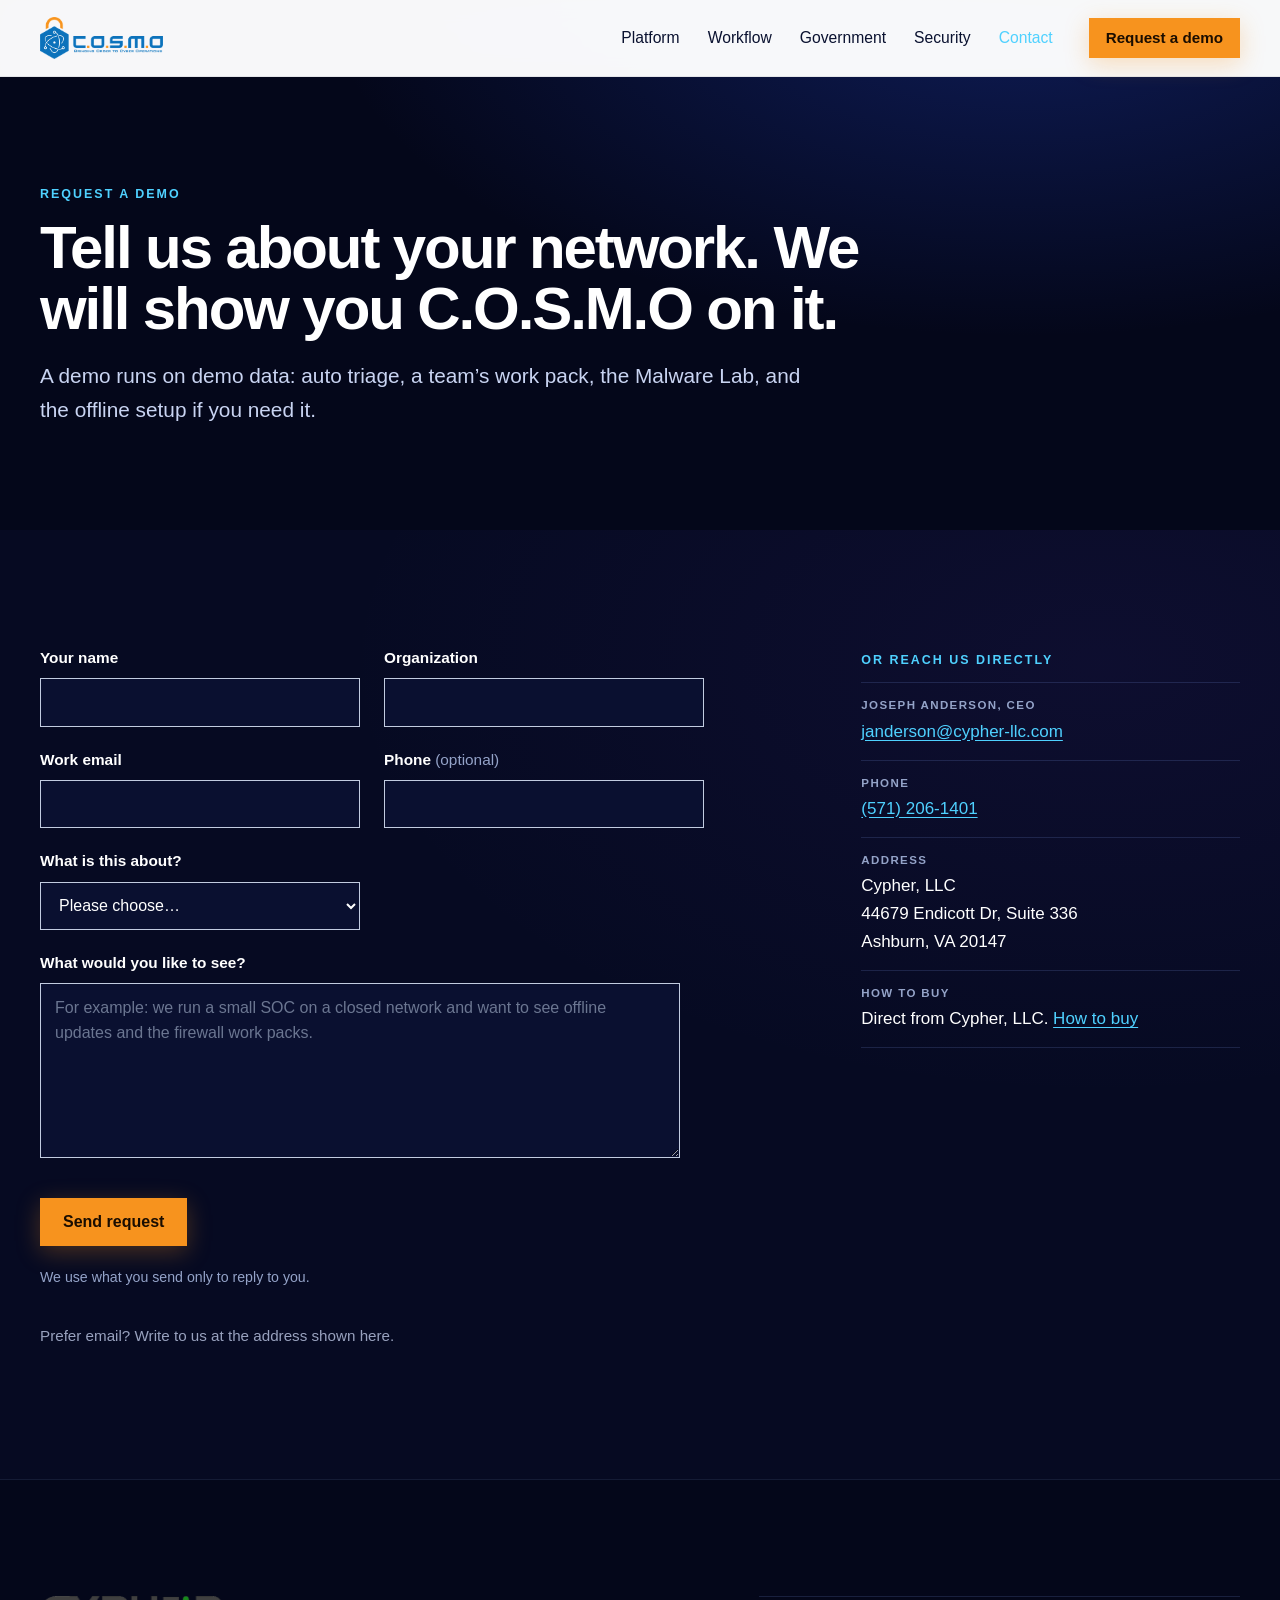
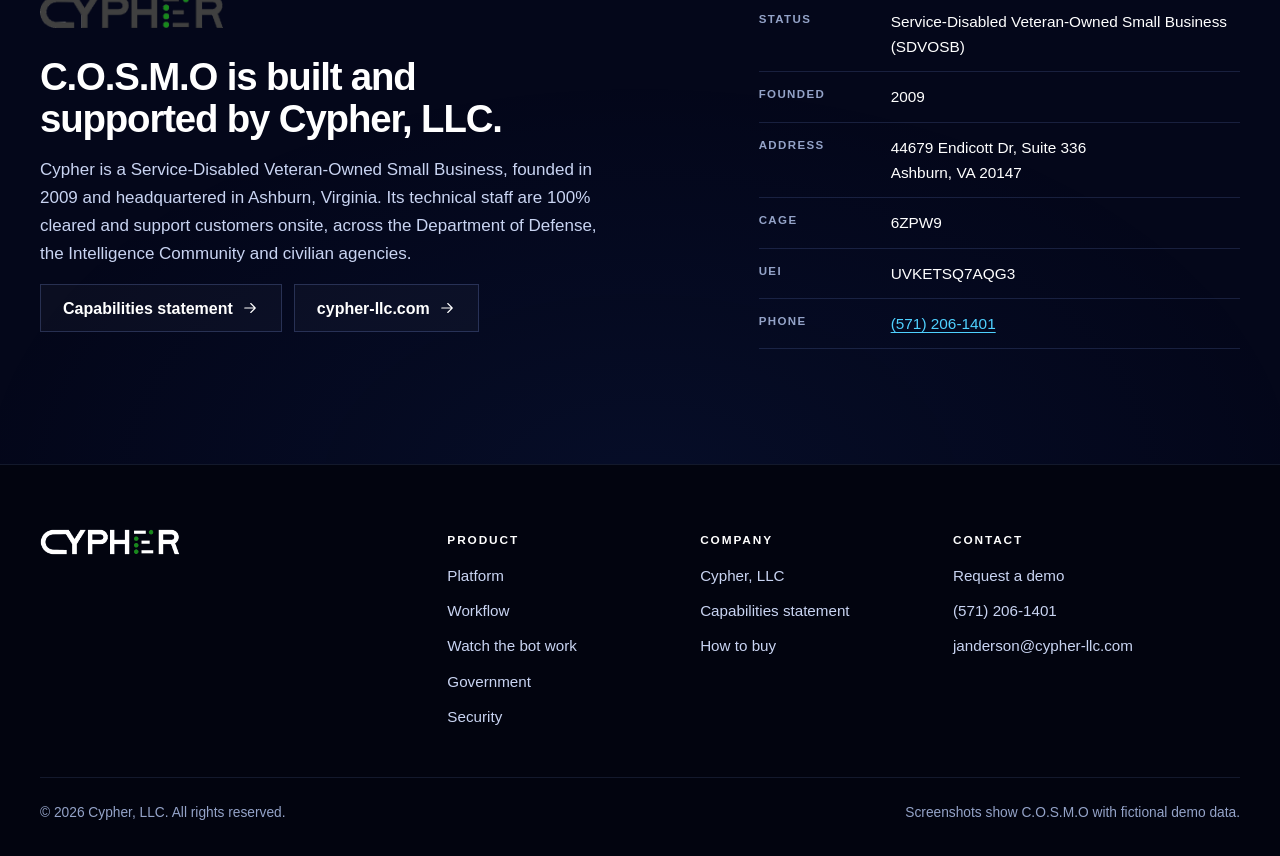
<file: contact.html>
<!doctype html>
<html lang="en">
<head>
<meta charset="utf-8">
<meta name="viewport" content="width=device-width, initial-scale=1">
<title>Request a demo | C.O.S.M.O</title>
<meta name="description" content="Request a demo of C.O.S.M.O from Cypher, LLC, an SDVOSB in Ashburn, Virginia.">
<meta property="og:title" content="Request a demo | C.O.S.M.O">
<meta property="og:description" content="Request a demo of C.O.S.M.O from Cypher, LLC, an SDVOSB in Ashburn, Virginia.">
<meta property="og:image" content="https://cosmoplatform.ai/assets/img/hero-overview.jpg">
<meta name="theme-color" content="#04071a">
<link rel="icon" href="assets/img/favicon.svg" type="image/svg+xml">
<link rel="icon" href="assets/img/favicon.png" type="image/png">
<link rel="stylesheet" href="css/site.css?v=20261116h">
<script>document.documentElement.classList.add('js')</script>
</head>
<body>
<svg width="0" height="0" style="position:absolute" aria-hidden="true"><defs><symbol id="i-grid" viewBox="0 0 24 24" fill="none" stroke="currentColor" stroke-width="1.5" stroke-linecap="round" stroke-linejoin="round"><rect x="3.5" y="3.5" width="7" height="7" rx="1.5"/><rect x="13.5" y="3.5" width="7" height="7" rx="1.5"/><rect x="3.5" y="13.5" width="7" height="7" rx="1.5"/><rect x="13.5" y="13.5" width="7" height="7" rx="1.5"/></symbol><symbol id="i-alert" viewBox="0 0 24 24" fill="none" stroke="currentColor" stroke-width="1.5" stroke-linecap="round" stroke-linejoin="round"><path d="M12 3.5 21 19.5H3z"/><path d="M12 10v4"/><path d="M12 16.8v.2"/></symbol><symbol id="i-search" viewBox="0 0 24 24" fill="none" stroke="currentColor" stroke-width="1.5" stroke-linecap="round" stroke-linejoin="round"><circle cx="11" cy="11" r="6.5"/><path d="m20 20-4.2-4.2"/></symbol><symbol id="i-cube" viewBox="0 0 24 24" fill="none" stroke="currentColor" stroke-width="1.5" stroke-linecap="round" stroke-linejoin="round"><path d="M12 3 20 7.5v9L12 21l-8-4.5v-9z"/><path d="M12 12 20 7.5M12 12v9M12 12 4 7.5"/></symbol><symbol id="i-target" viewBox="0 0 24 24" fill="none" stroke="currentColor" stroke-width="1.5" stroke-linecap="round" stroke-linejoin="round"><circle cx="12" cy="12" r="7"/><circle cx="12" cy="12" r="2.5"/><path d="M12 2v3M12 19v3M2 12h3M19 12h3"/></symbol><symbol id="i-shield" viewBox="0 0 24 24" fill="none" stroke="currentColor" stroke-width="1.5" stroke-linecap="round" stroke-linejoin="round"><path d="M12 3 19 6v6c0 4.5-3 7.6-7 9-4-1.4-7-4.5-7-9V6z"/></symbol><symbol id="i-shieldok" viewBox="0 0 24 24" fill="none" stroke="currentColor" stroke-width="1.5" stroke-linecap="round" stroke-linejoin="round"><path d="M12 3 19 6v6c0 4.5-3 7.6-7 9-4-1.4-7-4.5-7-9V6z"/><path d="m9 12 2 2 4-4"/></symbol><symbol id="i-trend" viewBox="0 0 24 24" fill="none" stroke="currentColor" stroke-width="1.5" stroke-linecap="round" stroke-linejoin="round"><path d="m3 17 6-6 4 4 8-8"/><path d="M15 7h6v6"/></symbol><symbol id="i-clip" viewBox="0 0 24 24" fill="none" stroke="currentColor" stroke-width="1.5" stroke-linecap="round" stroke-linejoin="round"><rect x="5.5" y="4.5" width="13" height="16.5" rx="2"/><path d="M9 4.5h6V7H9z"/><path d="m9 13.5 2 2 4-4"/></symbol><symbol id="i-check" viewBox="0 0 24 24" fill="none" stroke="currentColor" stroke-width="1.5" stroke-linecap="round" stroke-linejoin="round"><path d="m5 12.5 4.5 4.5L19 7.5"/></symbol><symbol id="i-arrow" viewBox="0 0 24 24" fill="none" stroke="currentColor" stroke-width="1.5" stroke-linecap="round" stroke-linejoin="round"><path d="M5 12h14M13 6l6 6-6 6"/></symbol><symbol id="i-server" viewBox="0 0 24 24" fill="none" stroke="currentColor" stroke-width="1.5" stroke-linecap="round" stroke-linejoin="round"><rect x="3.5" y="4" width="17" height="7" rx="2"/><rect x="3.5" y="13" width="17" height="7" rx="2"/><path d="M7 7.5h.01M7 16.5h.01M11 7.5h6M11 16.5h6"/></symbol><symbol id="i-lock" viewBox="0 0 24 24" fill="none" stroke="currentColor" stroke-width="1.5" stroke-linecap="round" stroke-linejoin="round"><rect x="5" y="10.5" width="14" height="10" rx="2"/><path d="M8 10.5V8a4 4 0 0 1 8 0v2.5"/><path d="M12 14.5v2.5"/></symbol><symbol id="i-unplug" viewBox="0 0 24 24" fill="none" stroke="currentColor" stroke-width="1.5" stroke-linecap="round" stroke-linejoin="round"><path d="m3 3 18 18"/><path d="M8.5 16.4a5 5 0 0 1 6-.8"/><path d="M5 12.6a10 10 0 0 1 3.8-2.4M15.5 10.3A10 10 0 0 1 19 12.6"/><path d="M12 20h.01"/></symbol><symbol id="i-file" viewBox="0 0 24 24" fill="none" stroke="currentColor" stroke-width="1.5" stroke-linecap="round" stroke-linejoin="round"><path d="M14 3H7a2 2 0 0 0-2 2v14a2 2 0 0 0 2 2h10a2 2 0 0 0 2-2V8z"/><path d="M14 3v5h5M9 13h6M9 17h6"/></symbol><symbol id="i-chat" viewBox="0 0 24 24" fill="none" stroke="currentColor" stroke-width="1.5" stroke-linecap="round" stroke-linejoin="round"><path d="M4 5h16v11H9l-5 4z"/><path d="M8 9.5h8M8 12.5h5"/></symbol><symbol id="i-globe" viewBox="0 0 24 24" fill="none" stroke="currentColor" stroke-width="1.5" stroke-linecap="round" stroke-linejoin="round"><circle cx="12" cy="12" r="9"/><path d="M3 12h18M12 3c2.5 2.6 3.8 5.6 3.8 9s-1.3 6.4-3.8 9c-2.5-2.6-3.8-5.6-3.8-9S9.5 5.6 12 3z"/></symbol><symbol id="i-book" viewBox="0 0 24 24" fill="none" stroke="currentColor" stroke-width="1.5" stroke-linecap="round" stroke-linejoin="round"><path d="M5 4.5A1.5 1.5 0 0 1 6.5 3H19v15H6.5A1.5 1.5 0 0 0 5 19.5z"/><path d="M5 19.5A1.5 1.5 0 0 0 6.5 21H19v-3"/></symbol><symbol id="i-flask" viewBox="0 0 24 24" fill="none" stroke="currentColor" stroke-width="1.5" stroke-linecap="round" stroke-linejoin="round"><path d="M9 3h6M10 3v6l-5 9a2 2 0 0 0 1.8 3h10.4a2 2 0 0 0 1.8-3l-5-9V3"/><path d="M7.5 15h9"/></symbol><symbol id="i-users" viewBox="0 0 24 24" fill="none" stroke="currentColor" stroke-width="1.5" stroke-linecap="round" stroke-linejoin="round"><circle cx="9" cy="8" r="3.5"/><path d="M2.5 20a6.5 6.5 0 0 1 13 0"/><path d="M16 4.6a3.5 3.5 0 0 1 0 6.8M18 14.2a6 6 0 0 1 3.5 5.8"/></symbol><symbol id="i-spark" viewBox="0 0 24 24" fill="none" stroke="currentColor" stroke-width="1.5" stroke-linecap="round" stroke-linejoin="round"><path d="m12 3 1.8 5.2L19 10l-5.2 1.8L12 17l-1.8-5.2L5 10l5.2-1.8z"/><path d="m18.5 15.5.7 1.8 1.8.7-1.8.7-.7 1.8-.7-1.8-1.8-.7 1.8-.7z"/></symbol><symbol id="i-key" viewBox="0 0 24 24" fill="none" stroke="currentColor" stroke-width="1.5" stroke-linecap="round" stroke-linejoin="round"><circle cx="8" cy="15" r="4"/><path d="m11 12 9-9M17 6l3 3M14.5 8.5l2 2"/></symbol><symbol id="i-layers" viewBox="0 0 24 24" fill="none" stroke="currentColor" stroke-width="1.5" stroke-linecap="round" stroke-linejoin="round"><path d="m12 3 9 5-9 5-9-5z"/><path d="m3 13 9 5 9-5"/></symbol><symbol id="i-star" viewBox="0 0 24 24" fill="none" stroke="currentColor" stroke-width="1.5" stroke-linecap="round" stroke-linejoin="round"><path d="m12 3 2.7 5.6 6.1.9-4.4 4.3 1 6.1L12 17l-5.5 2.9 1-6.1-4.4-4.3 6.1-.9z"/></symbol><symbol id="i-inbox" viewBox="0 0 24 24" fill="none" stroke="currentColor" stroke-width="1.5" stroke-linecap="round" stroke-linejoin="round"><path d="M3 13h5l2 3h4l2-3h5"/><path d="M5.5 5h13L21 13v6H3v-6z"/></symbol><symbol id="i-download" viewBox="0 0 24 24" fill="none" stroke="currentColor" stroke-width="1.5" stroke-linecap="round" stroke-linejoin="round"><path d="M12 4v11M7 10l5 5 5-5M5 20h14"/></symbol><symbol id="i-eye" viewBox="0 0 24 24" fill="none" stroke="currentColor" stroke-width="1.5" stroke-linecap="round" stroke-linejoin="round"><path d="M2 12s3.5-7 10-7 10 7 10 7-3.5 7-10 7S2 12 2 12z"/><circle cx="12" cy="12" r="3"/></symbol><symbol id="i-menu" viewBox="0 0 24 24" fill="none" stroke="currentColor" stroke-width="1.5" stroke-linecap="round" stroke-linejoin="round"><path d="M4 7h16M4 12h16M4 17h16"/></symbol><symbol id="i-cart" viewBox="0 0 24 24" fill="none" stroke="currentColor" stroke-width="1.5" stroke-linecap="round" stroke-linejoin="round"><circle cx="9" cy="20" r="1.3"/><circle cx="18" cy="20" r="1.3"/><path d="M3 4h2.5l2.2 11h11l2-8H6.5"/></symbol><symbol id="i-pin" viewBox="0 0 24 24" fill="none" stroke="currentColor" stroke-width="1.5" stroke-linecap="round" stroke-linejoin="round"><path d="M12 21s7-6.5 7-12a7 7 0 0 0-14 0c0 5.5 7 12 7 12z"/><circle cx="12" cy="9" r="2.5"/></symbol><symbol id="i-phone" viewBox="0 0 24 24" fill="none" stroke="currentColor" stroke-width="1.5" stroke-linecap="round" stroke-linejoin="round"><path d="M5 4h4l2 5-2.5 1.5a11 11 0 0 0 5 5L15 13l5 2v4a2 2 0 0 1-2 2A16 16 0 0 1 3 6a2 2 0 0 1 2-2z"/></symbol><symbol id="i-mail" viewBox="0 0 24 24" fill="none" stroke="currentColor" stroke-width="1.5" stroke-linecap="round" stroke-linejoin="round"><rect x="3" y="5" width="18" height="14" rx="2"/><path d="m3 7 9 6 9-6"/></symbol><symbol id="i-person" viewBox="0 0 24 24" fill="none" stroke="currentColor" stroke-width="1.5" stroke-linecap="round" stroke-linejoin="round"><circle cx="12" cy="8" r="4"/><path d="M4 21a8 8 0 0 1 16 0"/></symbol><symbol id="i-mask" viewBox="0 0 24 24" fill="none" stroke="currentColor" stroke-width="1.5" stroke-linecap="round" stroke-linejoin="round"><path d="M4 7c2.5-1.5 5.2-2 8-2s5.5.5 8 2c0 7-3.5 12-8 12S4 14 4 7z"/><path d="M8.5 11h2M13.5 11h2"/></symbol><symbol id="i-flag" viewBox="0 0 24 24" fill="none" stroke="currentColor" stroke-width="1.5" stroke-linecap="round" stroke-linejoin="round"><path d="M5 21V4M5 4h11l-2 4 2 4H5"/></symbol></defs></svg>
<a class="skip" href="#main">Skip to the content</a>
<header class="site-head">
  <div class="wrap">
    <a class="brand" href="index.html" aria-label="C.O.S.M.O home"><img src="assets/img/cosmo-logo.png" width="360" height="123" alt="C.O.S.M.O, Bringing Order to Cyber Operations"></a>
    <nav class="nav" aria-label="Main">
      <ul class="nav-links"><li><a href="index.html#runs">Platform</a></li><li><a href="index.html#workflow">Workflow</a></li><li><a href="government.html">Government</a></li><li><a href="security.html">Security</a></li><li><a href="contact.html" aria-current="page">Contact</a></li></ul>
      <a class="btn btn-primary btn-sm" href="contact.html">Request a demo</a>
      <details class="menu">
        <summary><svg viewBox="0 0 24 24" aria-hidden="true"><use href="#i-menu"/></svg>Menu</summary>
        <ul><li><a href="index.html#runs">Platform</a></li><li><a href="index.html#workflow">Workflow</a></li><li><a href="government.html">Government</a></li><li><a href="security.html">Security</a></li><li><a href="contact.html">Contact</a></li><li><a class="btn btn-primary" href="contact.html">Request a demo</a></li></ul>
      </details>
    </nav>
  </div>
</header>
<main id="main">

<section class="page-head" aria-labelledby="ph">
  <div class="wrap" data-reveal>
    <span class="eyebrow">Request a demo</span>
    <h1 id="ph">Tell us about your network. We will show you C.O.S.M.O on it.</h1>
    <p class="lead">A demo runs on demo data: auto triage, a team&rsquo;s work pack, the Malware Lab, and the offline setup if you need it.</p>
  </div>
</section>

<section class="section dark alt" aria-label="Contact form">
  <div class="wrap contact-grid">
    <div class="contact-form">
      <!-- The address messages go to is data-email (and the same address in action, for visitors without JavaScript). See README.md. -->
      <form class="form" data-email="janderson@cypher-llc.com" action="https://site-forms.janderson-6f5.workers.dev" method="POST">
        <input type="hidden" name="_subject" value="C.O.S.M.O demo request from cosmoplatform.ai">
        <input type="hidden" name="_template" value="table">
        <input type="hidden" name="_next" value="https://cosmoplatform.ai/thanks.html">
        <input type="hidden" name="_t" value="">
        <div class="hp" aria-hidden="true"><label for="f-honey">Leave this empty</label><input id="f-honey" type="text" name="_honey" tabindex="-1" autocomplete="off"></div>
        <div class="pair">
          <div class="field"><label for="f-name">Your name</label><input id="f-name" name="name" type="text" autocomplete="name" required></div>
          <div class="field"><label for="f-org">Organization</label><input id="f-org" name="organization" type="text" autocomplete="organization" required></div>
        </div>
        <div class="pair">
          <div class="field"><label for="f-email">Work email</label><input id="f-email" name="email" type="email" autocomplete="email" required></div>
          <div class="field"><label for="f-phone">Phone <span class="opt">(optional)</span></label><input id="f-phone" name="phone" type="tel" autocomplete="tel"></div>
        </div>
        <div class="field"><label for="f-topic">What is this about?</label>
          <select id="f-topic" name="topic" required>
            <option value="" selected disabled>Please choose&hellip;</option>
            <option>Products and demos</option>
            <option>Pricing</option>
            <option>Partnership</option>
            <option>Support</option>
            <option>Careers</option>
            <option>Other</option>
          </select>
        </div>
        <div class="field"><label for="f-msg">What would you like to see?</label><textarea id="f-msg" name="message" rows="6" minlength="20" placeholder="For example: we run a small SOC on a closed network and want to see offline updates and the firewall work packs." required></textarea></div>
        <div class="cf-turnstile" data-sitekey="0x4AAAAAAF5C0E8AoALWH5Gg" data-theme="auto" data-refresh-expired="auto" data-retry="auto"></div>
        <div><button class="btn btn-primary" type="submit">Send request</button></div>
        <small>We use what you send only to reply to you.</small>
        <p class="alt-contact">Prefer email? Write to us at the address shown here.</p>
      </form>
      <div id="form-status" class="form-status" role="status" aria-live="polite" tabindex="-1" hidden></div>
    </div>
    <aside class="contact-side" aria-labelledby="direct-h">
      <span class="eyebrow" id="direct-h">Or reach us directly</span>
      <dl class="side-list">
        <div><dt>Joseph Anderson, CEO</dt><dd><a href="mailto:janderson@cypher-llc.com">janderson@cypher-llc.com</a></dd></div>
        <div><dt>Phone</dt><dd><a href="tel:+15712061401">(571) 206-1401</a></dd></div>
        <div><dt>Address</dt><dd>Cypher, LLC<br>44679 Endicott Dr, Suite 336<br>Ashburn, VA 20147</dd></div>
        <div><dt>How to buy</dt><dd>Direct from Cypher, LLC. <a href="index.html#buy">How to buy</a></dd></div>
      </dl>
    </aside>
  </div>
</section>
<section class="section dark" aria-labelledby="cypher-h">
  <div class="wrap cypher">
    <div class="cypher-text" data-reveal>
      <img class="mark" src="assets/img/cypher-logo.png" width="400" height="70" alt="Cypher, LLC">
      <h2 id="cypher-h">C.O.S.M.O is built and supported by Cypher, LLC.</h2>
      <p>Cypher is a Service-Disabled Veteran-Owned Small Business, founded in 2009 and headquartered in Ashburn, Virginia. Its technical staff are 100% cleared and support customers onsite, across the Department of Defense, the Intelligence Community and civilian agencies.</p>
      <div class="actions"><a class="btn btn-outline" href="https://cypher-llc.com/capabilities.html">Capabilities statement <svg viewBox="0 0 24 24" aria-hidden="true"><use href="#i-arrow"/></svg></a><a class="btn btn-outline" href="https://cypher-llc.com/">cypher-llc.com <svg viewBox="0 0 24 24" aria-hidden="true"><use href="#i-arrow"/></svg></a></div>
    </div>
    <dl class="cypher-facts" data-reveal style="--d:2">
      <div><dt>Status</dt><dd>Service-Disabled Veteran-Owned Small Business (SDVOSB)</dd></div>
      <div><dt>Founded</dt><dd>2009</dd></div>
      <div><dt>Address</dt><dd>44679 Endicott Dr, Suite 336<br>Ashburn, VA 20147</dd></div>
      <div><dt>CAGE</dt><dd>6ZPW9</dd></div>
      <div><dt>UEI</dt><dd>UVKETSQ7AQG3</dd></div>
      <div><dt>Phone</dt><dd><a href="tel:+15712061401">(571) 206-1401</a></dd></div>
    </dl>
  </div>
</section>

</main>
<footer class="site-foot">
  <div class="wrap">
    <div class="foot-grid">
      <div>
        <a href="https://cypher-llc.com/"><img class="logo" src="assets/img/cypher-logo-white.png" width="400" height="70" alt="Cypher, LLC"></a>
      </div>
      <div>
        <h2>Product</h2>
        <ul>
          <li><a href="index.html#runs">Platform</a></li>
          <li><a href="index.html#workflow">Workflow</a></li>
          <li><a href="index.html#bot">Watch the bot work</a></li>
          <li><a href="government.html">Government</a></li>
          <li><a href="security.html">Security</a></li>
        </ul>
      </div>
      <div>
        <h2>Company</h2>
        <ul>
          <li><a href="https://cypher-llc.com/">Cypher, LLC</a></li>
          <li><a href="https://cypher-llc.com/capabilities.html">Capabilities statement</a></li>
          <li><a href="index.html#buy">How to buy</a></li>
        </ul>
      </div>
      <div>
        <h2>Contact</h2>
        <ul>
          <li><a href="contact.html">Request a demo</a></li>
          <li><a href="tel:+15712061401">(571) 206-1401</a></li>
          <li><a href="mailto:janderson@cypher-llc.com">janderson@cypher-llc.com</a></li>
        </ul>
      </div>
    </div>
    <div class="foot-base">
      <span>&copy; <span data-year>2026</span> Cypher, LLC. All rights reserved.</span>
      <span>Screenshots show C.O.S.M.O with fictional demo data.</span>
    </div>
  </div>
</footer>
<script src="https://challenges.cloudflare.com/turnstile/v0/api.js" async defer></script>
<script src="js/site.js?v=20261116d" defer></script>
</body>
</html>
</file>
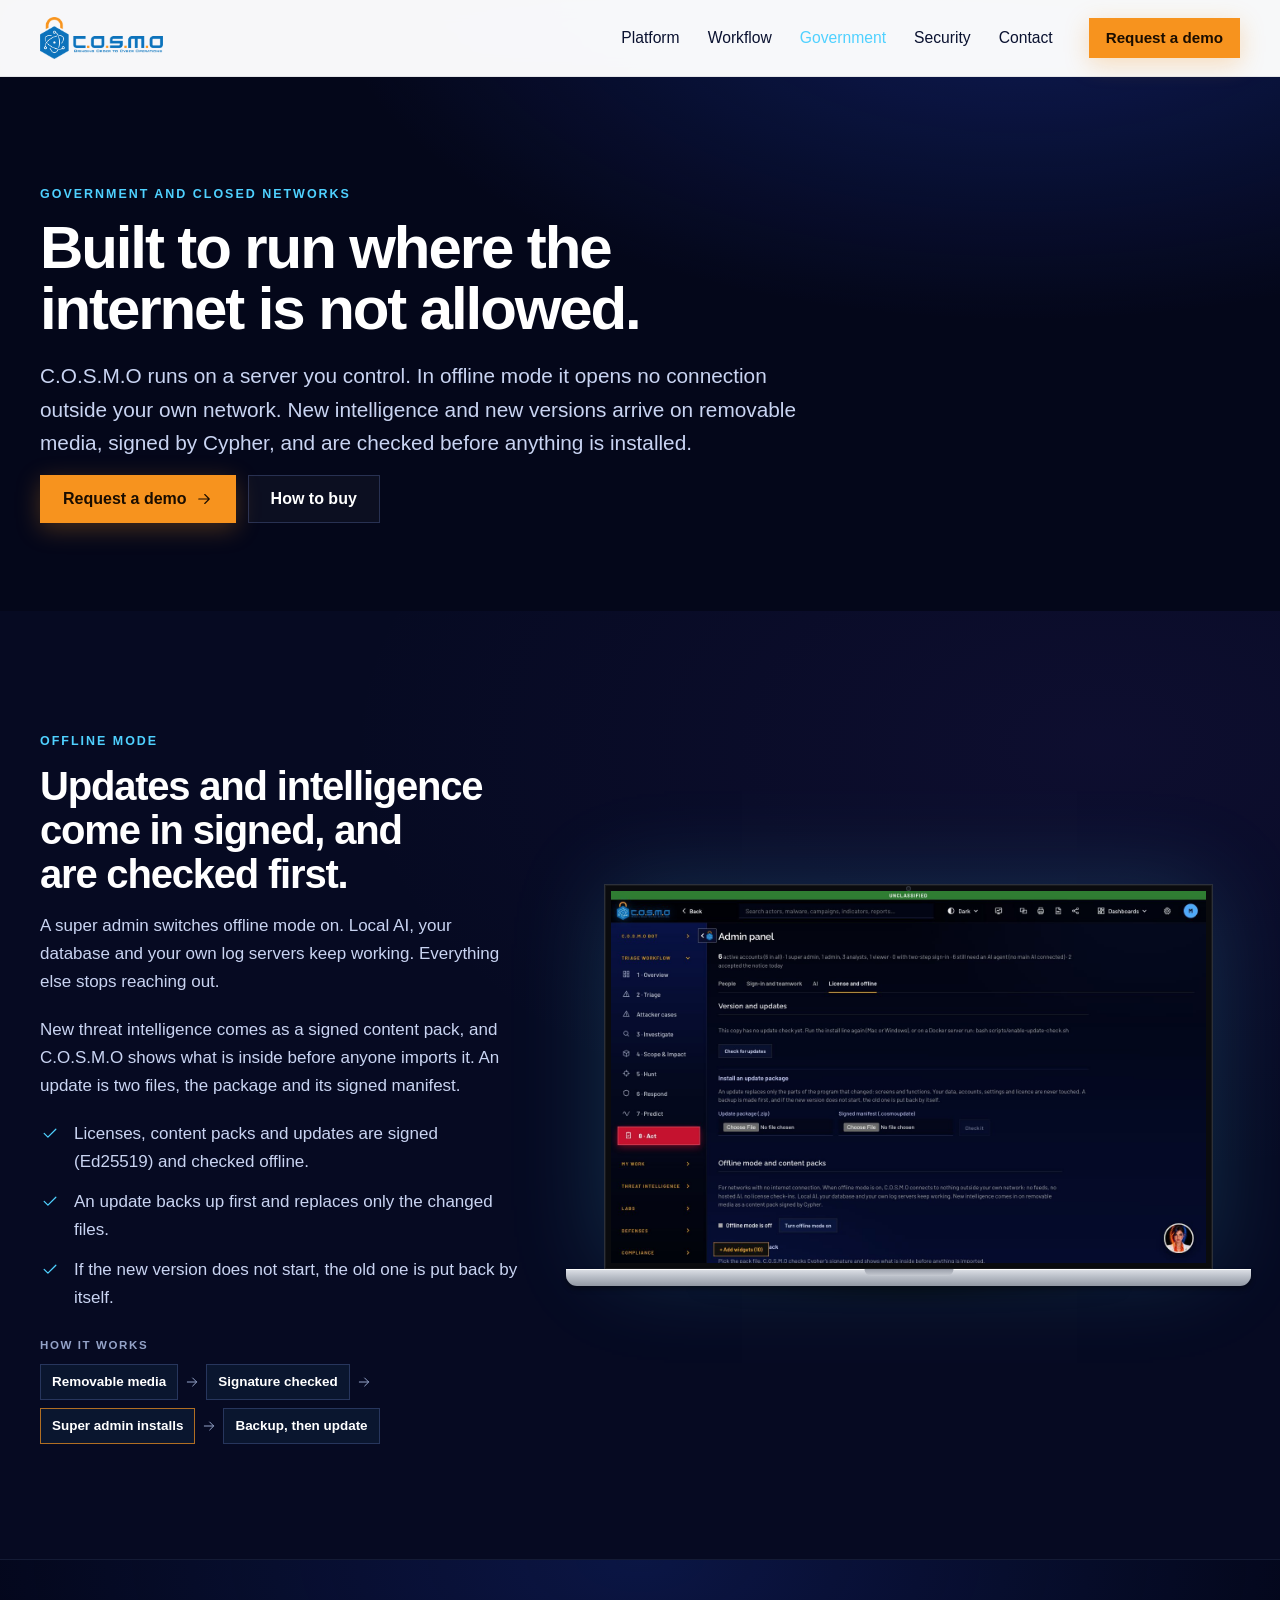
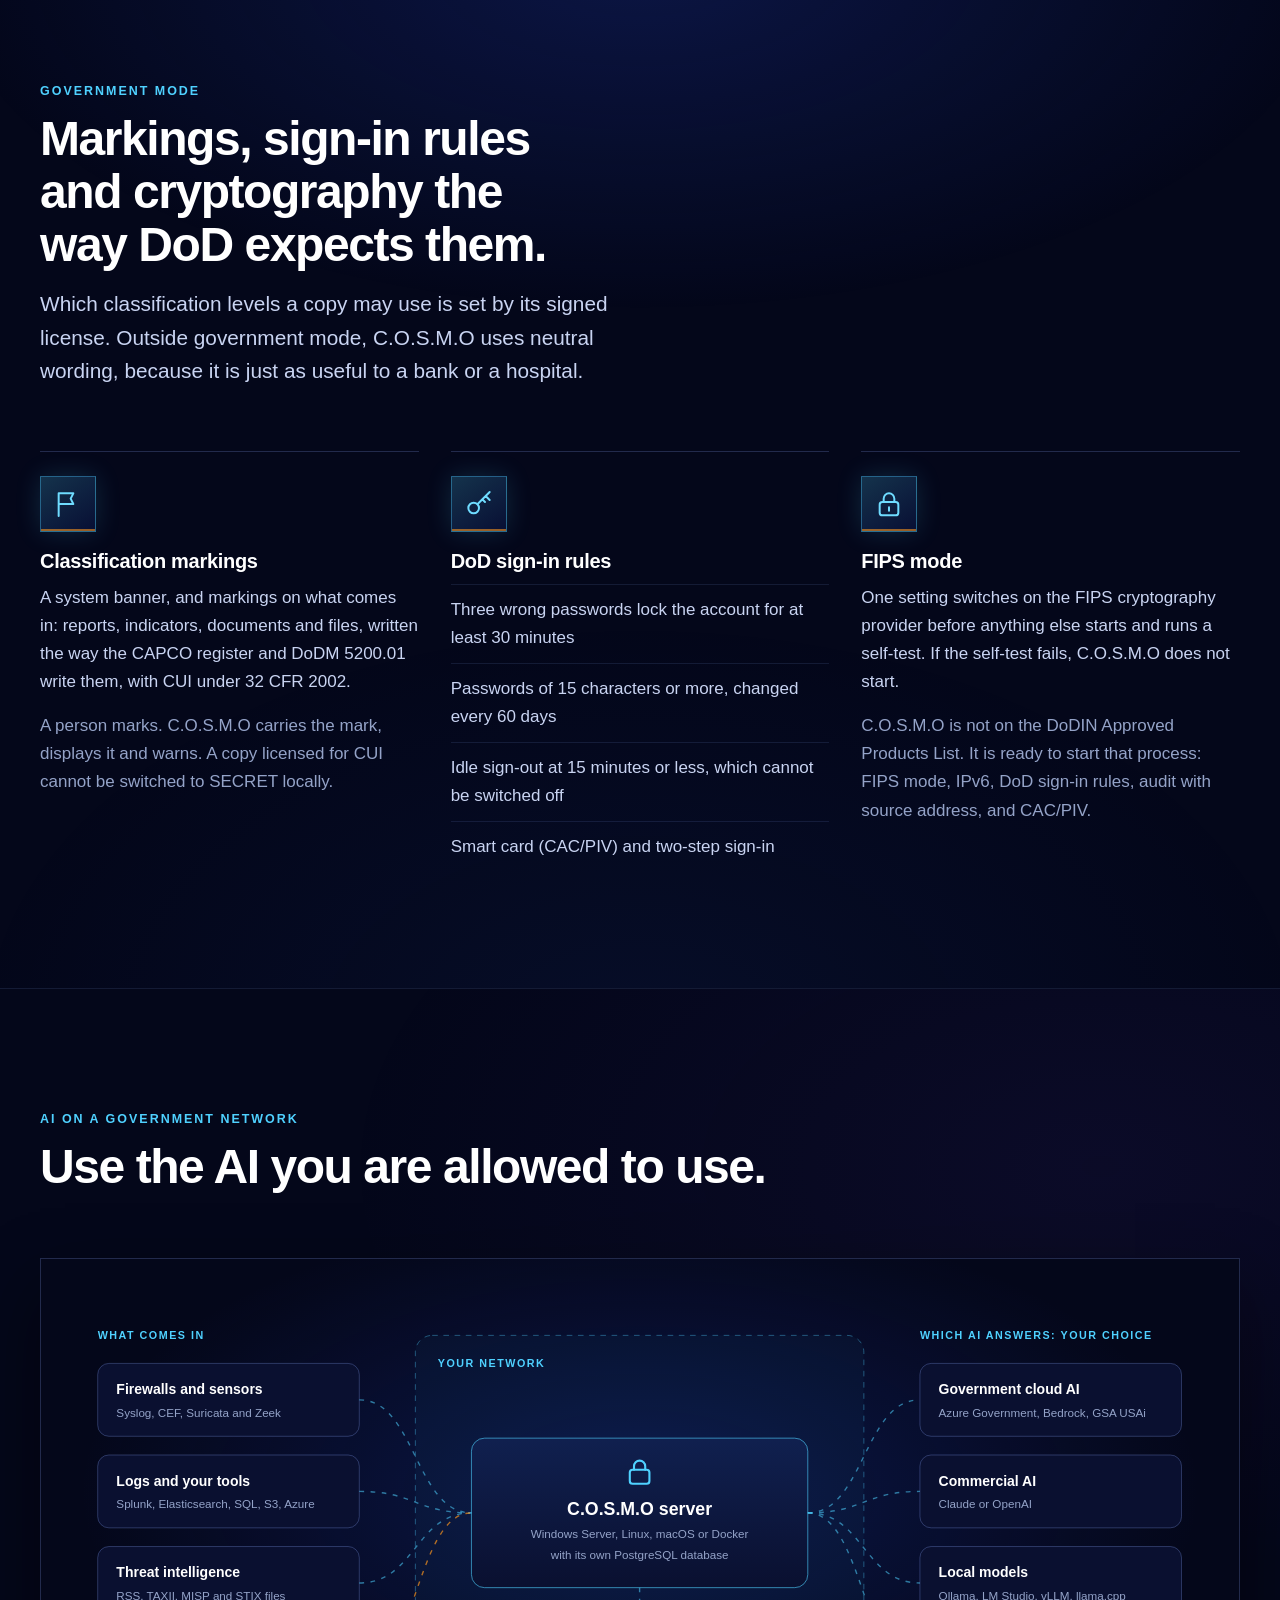
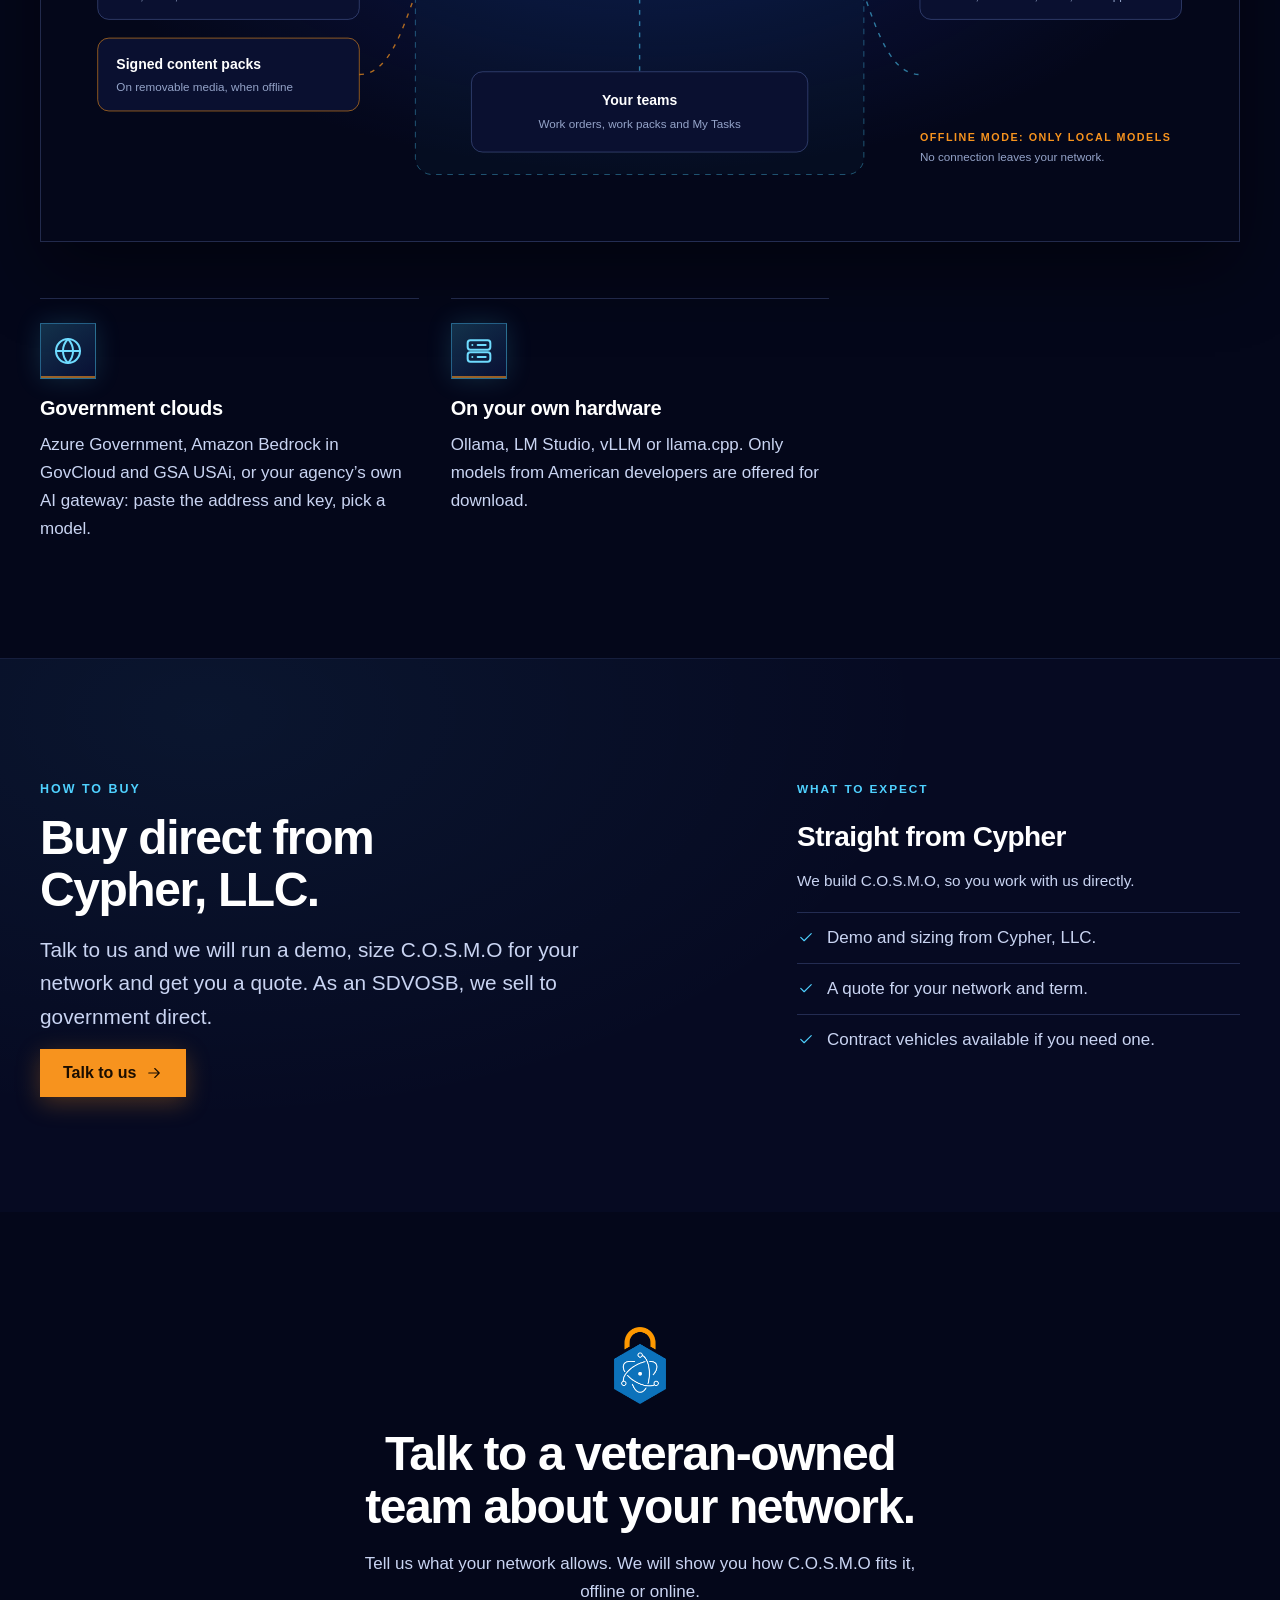
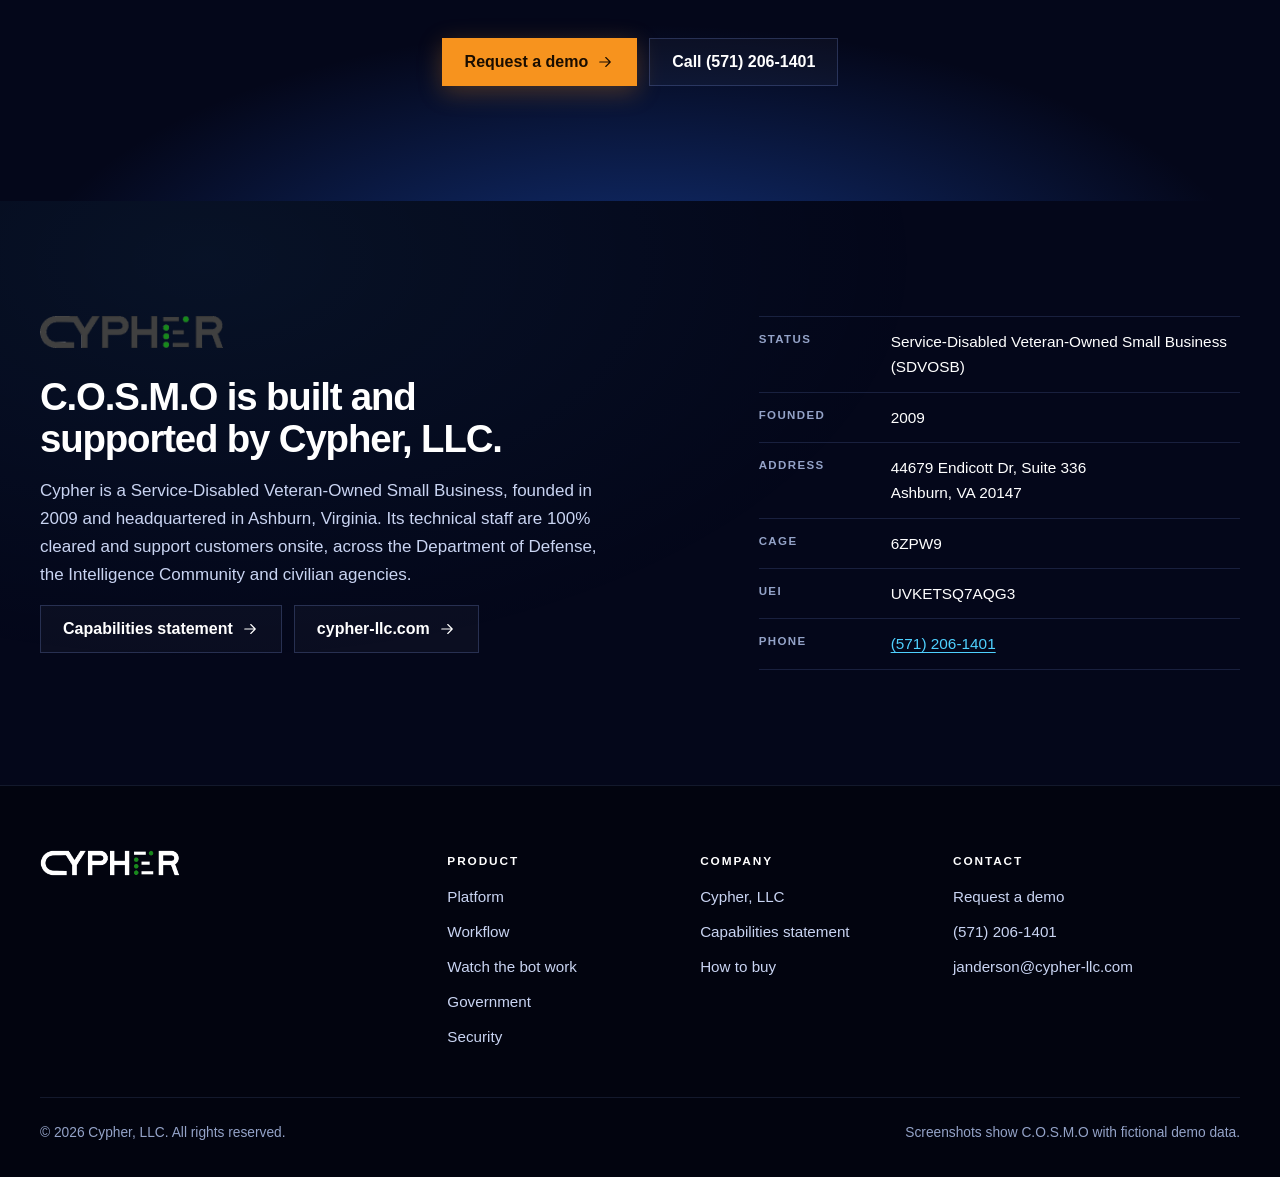
<file: government.html>
<!doctype html>
<html lang="en">
<head>
<meta charset="utf-8">
<meta name="viewport" content="width=device-width, initial-scale=1">
<title>Government and offline | C.O.S.M.O</title>
<meta name="description" content="C.O.S.M.O runs fully offline with signed updates and content packs, classification markings, DoD sign-in rules, FIPS mode and the AI your agency allows.">
<meta property="og:title" content="Government and offline | C.O.S.M.O">
<meta property="og:description" content="C.O.S.M.O runs fully offline with signed updates and content packs, classification markings, DoD sign-in rules, FIPS mode and the AI your agency allows.">
<meta property="og:image" content="https://cosmoplatform.ai/assets/img/hero-overview.jpg">
<meta name="theme-color" content="#04071a">
<link rel="icon" href="assets/img/favicon.svg" type="image/svg+xml">
<link rel="icon" href="assets/img/favicon.png" type="image/png">
<link rel="stylesheet" href="css/site.css?v=20261116h">
<script>document.documentElement.classList.add('js')</script>
</head>
<body>
<svg width="0" height="0" style="position:absolute" aria-hidden="true"><defs><symbol id="i-grid" viewBox="0 0 24 24" fill="none" stroke="currentColor" stroke-width="1.5" stroke-linecap="round" stroke-linejoin="round"><rect x="3.5" y="3.5" width="7" height="7" rx="1.5"/><rect x="13.5" y="3.5" width="7" height="7" rx="1.5"/><rect x="3.5" y="13.5" width="7" height="7" rx="1.5"/><rect x="13.5" y="13.5" width="7" height="7" rx="1.5"/></symbol><symbol id="i-alert" viewBox="0 0 24 24" fill="none" stroke="currentColor" stroke-width="1.5" stroke-linecap="round" stroke-linejoin="round"><path d="M12 3.5 21 19.5H3z"/><path d="M12 10v4"/><path d="M12 16.8v.2"/></symbol><symbol id="i-search" viewBox="0 0 24 24" fill="none" stroke="currentColor" stroke-width="1.5" stroke-linecap="round" stroke-linejoin="round"><circle cx="11" cy="11" r="6.5"/><path d="m20 20-4.2-4.2"/></symbol><symbol id="i-cube" viewBox="0 0 24 24" fill="none" stroke="currentColor" stroke-width="1.5" stroke-linecap="round" stroke-linejoin="round"><path d="M12 3 20 7.5v9L12 21l-8-4.5v-9z"/><path d="M12 12 20 7.5M12 12v9M12 12 4 7.5"/></symbol><symbol id="i-target" viewBox="0 0 24 24" fill="none" stroke="currentColor" stroke-width="1.5" stroke-linecap="round" stroke-linejoin="round"><circle cx="12" cy="12" r="7"/><circle cx="12" cy="12" r="2.5"/><path d="M12 2v3M12 19v3M2 12h3M19 12h3"/></symbol><symbol id="i-shield" viewBox="0 0 24 24" fill="none" stroke="currentColor" stroke-width="1.5" stroke-linecap="round" stroke-linejoin="round"><path d="M12 3 19 6v6c0 4.5-3 7.6-7 9-4-1.4-7-4.5-7-9V6z"/></symbol><symbol id="i-shieldok" viewBox="0 0 24 24" fill="none" stroke="currentColor" stroke-width="1.5" stroke-linecap="round" stroke-linejoin="round"><path d="M12 3 19 6v6c0 4.5-3 7.6-7 9-4-1.4-7-4.5-7-9V6z"/><path d="m9 12 2 2 4-4"/></symbol><symbol id="i-trend" viewBox="0 0 24 24" fill="none" stroke="currentColor" stroke-width="1.5" stroke-linecap="round" stroke-linejoin="round"><path d="m3 17 6-6 4 4 8-8"/><path d="M15 7h6v6"/></symbol><symbol id="i-clip" viewBox="0 0 24 24" fill="none" stroke="currentColor" stroke-width="1.5" stroke-linecap="round" stroke-linejoin="round"><rect x="5.5" y="4.5" width="13" height="16.5" rx="2"/><path d="M9 4.5h6V7H9z"/><path d="m9 13.5 2 2 4-4"/></symbol><symbol id="i-check" viewBox="0 0 24 24" fill="none" stroke="currentColor" stroke-width="1.5" stroke-linecap="round" stroke-linejoin="round"><path d="m5 12.5 4.5 4.5L19 7.5"/></symbol><symbol id="i-arrow" viewBox="0 0 24 24" fill="none" stroke="currentColor" stroke-width="1.5" stroke-linecap="round" stroke-linejoin="round"><path d="M5 12h14M13 6l6 6-6 6"/></symbol><symbol id="i-server" viewBox="0 0 24 24" fill="none" stroke="currentColor" stroke-width="1.5" stroke-linecap="round" stroke-linejoin="round"><rect x="3.5" y="4" width="17" height="7" rx="2"/><rect x="3.5" y="13" width="17" height="7" rx="2"/><path d="M7 7.5h.01M7 16.5h.01M11 7.5h6M11 16.5h6"/></symbol><symbol id="i-lock" viewBox="0 0 24 24" fill="none" stroke="currentColor" stroke-width="1.5" stroke-linecap="round" stroke-linejoin="round"><rect x="5" y="10.5" width="14" height="10" rx="2"/><path d="M8 10.5V8a4 4 0 0 1 8 0v2.5"/><path d="M12 14.5v2.5"/></symbol><symbol id="i-unplug" viewBox="0 0 24 24" fill="none" stroke="currentColor" stroke-width="1.5" stroke-linecap="round" stroke-linejoin="round"><path d="m3 3 18 18"/><path d="M8.5 16.4a5 5 0 0 1 6-.8"/><path d="M5 12.6a10 10 0 0 1 3.8-2.4M15.5 10.3A10 10 0 0 1 19 12.6"/><path d="M12 20h.01"/></symbol><symbol id="i-file" viewBox="0 0 24 24" fill="none" stroke="currentColor" stroke-width="1.5" stroke-linecap="round" stroke-linejoin="round"><path d="M14 3H7a2 2 0 0 0-2 2v14a2 2 0 0 0 2 2h10a2 2 0 0 0 2-2V8z"/><path d="M14 3v5h5M9 13h6M9 17h6"/></symbol><symbol id="i-chat" viewBox="0 0 24 24" fill="none" stroke="currentColor" stroke-width="1.5" stroke-linecap="round" stroke-linejoin="round"><path d="M4 5h16v11H9l-5 4z"/><path d="M8 9.5h8M8 12.5h5"/></symbol><symbol id="i-globe" viewBox="0 0 24 24" fill="none" stroke="currentColor" stroke-width="1.5" stroke-linecap="round" stroke-linejoin="round"><circle cx="12" cy="12" r="9"/><path d="M3 12h18M12 3c2.5 2.6 3.8 5.6 3.8 9s-1.3 6.4-3.8 9c-2.5-2.6-3.8-5.6-3.8-9S9.5 5.6 12 3z"/></symbol><symbol id="i-book" viewBox="0 0 24 24" fill="none" stroke="currentColor" stroke-width="1.5" stroke-linecap="round" stroke-linejoin="round"><path d="M5 4.5A1.5 1.5 0 0 1 6.5 3H19v15H6.5A1.5 1.5 0 0 0 5 19.5z"/><path d="M5 19.5A1.5 1.5 0 0 0 6.5 21H19v-3"/></symbol><symbol id="i-flask" viewBox="0 0 24 24" fill="none" stroke="currentColor" stroke-width="1.5" stroke-linecap="round" stroke-linejoin="round"><path d="M9 3h6M10 3v6l-5 9a2 2 0 0 0 1.8 3h10.4a2 2 0 0 0 1.8-3l-5-9V3"/><path d="M7.5 15h9"/></symbol><symbol id="i-users" viewBox="0 0 24 24" fill="none" stroke="currentColor" stroke-width="1.5" stroke-linecap="round" stroke-linejoin="round"><circle cx="9" cy="8" r="3.5"/><path d="M2.5 20a6.5 6.5 0 0 1 13 0"/><path d="M16 4.6a3.5 3.5 0 0 1 0 6.8M18 14.2a6 6 0 0 1 3.5 5.8"/></symbol><symbol id="i-spark" viewBox="0 0 24 24" fill="none" stroke="currentColor" stroke-width="1.5" stroke-linecap="round" stroke-linejoin="round"><path d="m12 3 1.8 5.2L19 10l-5.2 1.8L12 17l-1.8-5.2L5 10l5.2-1.8z"/><path d="m18.5 15.5.7 1.8 1.8.7-1.8.7-.7 1.8-.7-1.8-1.8-.7 1.8-.7z"/></symbol><symbol id="i-key" viewBox="0 0 24 24" fill="none" stroke="currentColor" stroke-width="1.5" stroke-linecap="round" stroke-linejoin="round"><circle cx="8" cy="15" r="4"/><path d="m11 12 9-9M17 6l3 3M14.5 8.5l2 2"/></symbol><symbol id="i-layers" viewBox="0 0 24 24" fill="none" stroke="currentColor" stroke-width="1.5" stroke-linecap="round" stroke-linejoin="round"><path d="m12 3 9 5-9 5-9-5z"/><path d="m3 13 9 5 9-5"/></symbol><symbol id="i-star" viewBox="0 0 24 24" fill="none" stroke="currentColor" stroke-width="1.5" stroke-linecap="round" stroke-linejoin="round"><path d="m12 3 2.7 5.6 6.1.9-4.4 4.3 1 6.1L12 17l-5.5 2.9 1-6.1-4.4-4.3 6.1-.9z"/></symbol><symbol id="i-inbox" viewBox="0 0 24 24" fill="none" stroke="currentColor" stroke-width="1.5" stroke-linecap="round" stroke-linejoin="round"><path d="M3 13h5l2 3h4l2-3h5"/><path d="M5.5 5h13L21 13v6H3v-6z"/></symbol><symbol id="i-download" viewBox="0 0 24 24" fill="none" stroke="currentColor" stroke-width="1.5" stroke-linecap="round" stroke-linejoin="round"><path d="M12 4v11M7 10l5 5 5-5M5 20h14"/></symbol><symbol id="i-eye" viewBox="0 0 24 24" fill="none" stroke="currentColor" stroke-width="1.5" stroke-linecap="round" stroke-linejoin="round"><path d="M2 12s3.5-7 10-7 10 7 10 7-3.5 7-10 7S2 12 2 12z"/><circle cx="12" cy="12" r="3"/></symbol><symbol id="i-menu" viewBox="0 0 24 24" fill="none" stroke="currentColor" stroke-width="1.5" stroke-linecap="round" stroke-linejoin="round"><path d="M4 7h16M4 12h16M4 17h16"/></symbol><symbol id="i-cart" viewBox="0 0 24 24" fill="none" stroke="currentColor" stroke-width="1.5" stroke-linecap="round" stroke-linejoin="round"><circle cx="9" cy="20" r="1.3"/><circle cx="18" cy="20" r="1.3"/><path d="M3 4h2.5l2.2 11h11l2-8H6.5"/></symbol><symbol id="i-pin" viewBox="0 0 24 24" fill="none" stroke="currentColor" stroke-width="1.5" stroke-linecap="round" stroke-linejoin="round"><path d="M12 21s7-6.5 7-12a7 7 0 0 0-14 0c0 5.5 7 12 7 12z"/><circle cx="12" cy="9" r="2.5"/></symbol><symbol id="i-phone" viewBox="0 0 24 24" fill="none" stroke="currentColor" stroke-width="1.5" stroke-linecap="round" stroke-linejoin="round"><path d="M5 4h4l2 5-2.5 1.5a11 11 0 0 0 5 5L15 13l5 2v4a2 2 0 0 1-2 2A16 16 0 0 1 3 6a2 2 0 0 1 2-2z"/></symbol><symbol id="i-mail" viewBox="0 0 24 24" fill="none" stroke="currentColor" stroke-width="1.5" stroke-linecap="round" stroke-linejoin="round"><rect x="3" y="5" width="18" height="14" rx="2"/><path d="m3 7 9 6 9-6"/></symbol><symbol id="i-person" viewBox="0 0 24 24" fill="none" stroke="currentColor" stroke-width="1.5" stroke-linecap="round" stroke-linejoin="round"><circle cx="12" cy="8" r="4"/><path d="M4 21a8 8 0 0 1 16 0"/></symbol><symbol id="i-mask" viewBox="0 0 24 24" fill="none" stroke="currentColor" stroke-width="1.5" stroke-linecap="round" stroke-linejoin="round"><path d="M4 7c2.5-1.5 5.2-2 8-2s5.5.5 8 2c0 7-3.5 12-8 12S4 14 4 7z"/><path d="M8.5 11h2M13.5 11h2"/></symbol><symbol id="i-flag" viewBox="0 0 24 24" fill="none" stroke="currentColor" stroke-width="1.5" stroke-linecap="round" stroke-linejoin="round"><path d="M5 21V4M5 4h11l-2 4 2 4H5"/></symbol></defs></svg>
<a class="skip" href="#main">Skip to the content</a>
<header class="site-head">
  <div class="wrap">
    <a class="brand" href="index.html" aria-label="C.O.S.M.O home"><img src="assets/img/cosmo-logo.png" width="360" height="123" alt="C.O.S.M.O, Bringing Order to Cyber Operations"></a>
    <nav class="nav" aria-label="Main">
      <ul class="nav-links"><li><a href="index.html#runs">Platform</a></li><li><a href="index.html#workflow">Workflow</a></li><li><a href="government.html" aria-current="page">Government</a></li><li><a href="security.html">Security</a></li><li><a href="contact.html">Contact</a></li></ul>
      <a class="btn btn-primary btn-sm" href="contact.html">Request a demo</a>
      <details class="menu">
        <summary><svg viewBox="0 0 24 24" aria-hidden="true"><use href="#i-menu"/></svg>Menu</summary>
        <ul><li><a href="index.html#runs">Platform</a></li><li><a href="index.html#workflow">Workflow</a></li><li><a href="government.html">Government</a></li><li><a href="security.html">Security</a></li><li><a href="contact.html">Contact</a></li><li><a class="btn btn-primary" href="contact.html">Request a demo</a></li></ul>
      </details>
    </nav>
  </div>
</header>
<main id="main">

<section class="page-head" aria-labelledby="ph">
  <div class="wrap">
    <div data-reveal>
      <span class="eyebrow">Government and closed networks</span>
      <h1 id="ph">Built to run where the internet is not allowed.</h1>
      <p class="lead">C.O.S.M.O runs on a server you control. In offline mode it opens no connection outside your own network. New intelligence and new versions arrive on removable media, signed by Cypher, and are checked before anything is installed.</p>
      <div class="actions"><a class="btn btn-primary" href="contact.html">Request a demo <svg viewBox="0 0 24 24" aria-hidden="true"><use href="#i-arrow"/></svg></a><a class="btn btn-outline" href="#buy">How to buy</a></div>
    </div>
  </div>
</section>

<section class="section dark alt" aria-labelledby="g1">
  <div class="wrap">
    <div class="feature">
      <div class="feature-text" data-reveal>
        <span class="eyebrow">Offline mode</span>
        <h2 id="g1">Updates and intelligence come in signed, and are checked first.</h2>
        <p>A super admin switches offline mode on. Local AI, your database and your own log servers keep working. Everything else stops reaching out.</p>
        <p>New threat intelligence comes as a signed content pack, and C.O.S.M.O shows what is inside before anyone imports it. An update is two files, the package and its signed manifest.</p>
        <ul class="ticks"><li><svg viewBox="0 0 24 24" aria-hidden="true"><use href="#i-check"/></svg><span>Licenses, content packs and updates are signed (Ed25519) and checked offline.</span></li><li><svg viewBox="0 0 24 24" aria-hidden="true"><use href="#i-check"/></svg><span>An update backs up first and replaces only the changed files.</span></li><li><svg viewBox="0 0 24 24" aria-hidden="true"><use href="#i-check"/></svg><span>If the new version does not start, the old one is put back by itself.</span></li></ul>
        
        <ul class="flow"><li class="flow-label">How it works</li><li class="step">Removable media</li><li class="arrow" aria-hidden="true"><svg viewBox="0 0 24 24" aria-hidden="true"><use href="#i-arrow"/></svg></li><li class="step">Signature checked</li><li class="arrow" aria-hidden="true"><svg viewBox="0 0 24 24" aria-hidden="true"><use href="#i-arrow"/></svg></li><li class="step person">Super admin installs</li><li class="arrow" aria-hidden="true"><svg viewBox="0 0 24 24" aria-hidden="true"><use href="#i-arrow"/></svg></li><li class="step">Backup, then update</li></ul>
      </div>
      <div class="feature-media" data-reveal="right"><figure class="device-laptop "><div class="lid"><div class="screen"><img src="assets/img/offline.jpg?v=20261110a" width="1440" height="900" alt="The C.O.S.M.O Admin panel with licenses, the newest version, the offline mode switch and the place to bring in a signed content pack." loading="lazy"></div></div><div class="base"></div></figure></div>
    </div>
  </div>
</section>

<section class="section dark deep" aria-labelledby="g2">
  <div class="wrap">
    <div class="section-head" data-reveal>
      <span class="eyebrow">Government mode</span>
      <h2 id="g2">Markings, sign-in rules and cryptography the way DoD expects them.</h2>
      <p class="lead">Which classification levels a copy may use is set by its signed license. Outside government mode, C.O.S.M.O uses neutral wording, because it is just as useful to a bank or a hospital.</p>
    </div>
    <div class="cols">
      <div class="col" data-reveal><div class="ic"><svg viewBox="0 0 24 24" aria-hidden="true"><use href="#i-flag"/></svg></div><h3>Classification markings</h3><p>A system banner, and markings on what comes in: reports, indicators, documents and files, written the way the CAPCO register and DoDM 5200.01 write them, with CUI under 32 CFR 2002.</p><p class="muted">A person marks. C.O.S.M.O carries the mark, displays it and warns. A copy licensed for CUI cannot be switched to SECRET locally.</p></div>
      <div class="col" data-reveal style="--d:1"><div class="ic"><svg viewBox="0 0 24 24" aria-hidden="true"><use href="#i-key"/></svg></div><h3>DoD sign-in rules</h3><ul class="lines"><li>Three wrong passwords lock the account for at least 30 minutes</li><li>Passwords of 15 characters or more, changed every 60 days</li><li>Idle sign-out at 15 minutes or less, which cannot be switched off</li><li>Smart card (CAC/PIV) and two-step sign-in</li></ul></div>
      <div class="col" data-reveal style="--d:2"><div class="ic"><svg viewBox="0 0 24 24" aria-hidden="true"><use href="#i-lock"/></svg></div><h3>FIPS mode</h3><p>One setting switches on the FIPS cryptography provider before anything else starts and runs a self-test. If the self-test fails, C.O.S.M.O does not start.</p><p class="muted">C.O.S.M.O is not on the DoDIN Approved Products List. It is ready to start that process: FIPS mode, IPv6, DoD sign-in rules, audit with source address, and CAC/PIV.</p></div>
    </div>
  </div>
</section>

<section class="section dark" aria-labelledby="g3">
  <div class="wrap">
    <div class="section-head" data-reveal>
      <span class="eyebrow">AI on a government network</span>
      <h2 id="g3">Use the AI you are allowed to use.</h2>
    </div>
    <div class="window dark" data-reveal style="padding:clamp(16px,3vw,40px);background:radial-gradient(800px 400px at 50% 40%, rgba(30,60,180,.3), transparent 70%), #04071a">
      <svg class="arch arch-wide" viewBox="0 0 1200 540" role="img" aria-labelledby="arch-t"><title id="arch-t">Where C.O.S.M.O runs: data comes in from your firewalls, sensors, logs and threat feeds, or from signed content packs when offline. The C.O.S.M.O server and its database run inside your network. You choose which AI answers. Work goes out to your teams.</title><defs><linearGradient id="coreg" x1="0" y1="0" x2="0" y2="1"><stop offset="0" stop-color="#10204f"/><stop offset="1" stop-color="#0a1030"/></linearGradient></defs><text class="cap" x="20" y="44">WHAT COMES IN</text><text class="cap" x="900" y="44">WHICH AI ANSWERS: YOUR CHOICE</text><rect class="box" x="20" y="70" width="280" height="78" rx="12"/><text class="lbl" x="40" y="103">Firewalls and sensors</text><text class="sub" x="40" y="127">Syslog, CEF, Suricata and Zeek</text><rect class="box" x="20" y="168" width="280" height="78" rx="12"/><text class="lbl" x="40" y="201">Logs and your tools</text><text class="sub" x="40" y="225">Splunk, Elasticsearch, SQL, S3, Azure</text><rect class="box" x="20" y="266" width="280" height="78" rx="12"/><text class="lbl" x="40" y="299">Threat intelligence</text><text class="sub" x="40" y="323">RSS, TAXII, MISP and STIX files</text><rect class="box" x="20" y="364" width="280" height="78" rx="12" style="stroke:rgba(247,147,30,.6)"/><text class="lbl" x="40" y="397">Signed content packs</text><text class="sub" x="40" y="421">On removable media, when offline</text><rect class="box" x="900" y="70" width="280" height="78" rx="12"/><text class="lbl" x="920" y="103">Government cloud AI</text><text class="sub" x="920" y="127">Azure Government, Bedrock, GSA USAi</text><rect class="box" x="900" y="168" width="280" height="78" rx="12"/><text class="lbl" x="920" y="201">Commercial AI</text><text class="sub" x="920" y="225">Claude or OpenAI</text><rect class="box" x="900" y="266" width="280" height="78" rx="12"/><text class="lbl" x="920" y="299">Local models</text><text class="sub" x="920" y="323">Ollama, LM Studio, vLLM, llama.cpp</text><rect class="zone" x="360" y="40" width="480" height="470" rx="18"/><text class="cap" x="384" y="74">YOUR NETWORK</text><rect class="core" x="420" y="150" width="360" height="160" rx="14"/><g transform="translate(582 168)" class="ic"><svg width="36" height="36" viewBox="0 0 24 24" fill="none" stroke="#4fd1ff" stroke-width="1.5" stroke-linecap="round" stroke-linejoin="round"><rect x="5" y="10.5" width="14" height="10" rx="2"/><path d="M8 10.5V8a4 4 0 0 1 8 0v2.5"/></svg></g><text class="lbl" x="600" y="232" text-anchor="middle" style="font-size:19px">C.O.S.M.O server</text><text class="sub" x="600" y="257" text-anchor="middle">Windows Server, Linux, macOS or Docker</text><text class="sub" x="600" y="279" text-anchor="middle">with its own PostgreSQL database</text><rect class="box" x="420" y="400" width="360" height="86" rx="12"/><text class="lbl" x="600" y="436" text-anchor="middle">Your teams</text><text class="sub" x="600" y="460" text-anchor="middle">Work orders, work packs and My Tasks</text><path class="ln anim" d="M300 109 C360 109 360 230 420 230"/><path class="ln anim" d="M780 230 C840 230 840 109 900 109"/><path class="ln anim" d="M300 207 C360 207 360 230 420 230"/><path class="ln anim" d="M780 230 C840 230 840 207 900 207"/><path class="ln anim" d="M300 305 C360 305 360 230 420 230"/><path class="ln anim" d="M780 230 C840 230 840 305 900 305"/><path class="ln anim o" d="M300 403 C360 403 360 230 420 230"/><path class="ln anim" d="M780 230 C840 230 840 403 900 403"/><path class="ln anim" d="M600 310 V400"/><text class="capo" x="900" y="474">OFFLINE MODE: ONLY LOCAL MODELS</text><text class="sub" x="900" y="496">No connection leaves your network.</text></svg><div class="arch-mobile cols"><div class="col"><h3>What comes in</h3><ul class="lines"><li><strong>Firewalls and sensors</strong><br><span class="muted">Syslog, CEF, Suricata and Zeek</span></li><li><strong>Logs and your tools</strong><br><span class="muted">Splunk, Elasticsearch, SQL, S3, Azure</span></li><li><strong>Threat intelligence</strong><br><span class="muted">RSS, TAXII, MISP and STIX files</span></li><li><strong>Signed content packs</strong><br><span class="muted">On removable media, when offline</span></li></ul></div><div class="col"><h3>Inside your network</h3><ul class="lines"><li><strong>C.O.S.M.O server</strong><br><span class="muted">Windows Server, Linux, macOS or Docker, with its own PostgreSQL database</span></li><li><strong>Your teams</strong><br><span class="muted">Work orders, work packs and My Tasks</span></li></ul></div><div class="col"><h3>Which AI answers</h3><ul class="lines"><li><strong>Government cloud AI</strong><br><span class="muted">Azure Government, Bedrock, GSA USAi</span></li><li><strong>Commercial AI</strong><br><span class="muted">Claude or OpenAI</span></li><li><strong>Local models</strong><br><span class="muted">Ollama, LM Studio, vLLM, llama.cpp</span></li><li><strong>Offline mode</strong><br><span class="muted">Only local models. No connection leaves your network.</span></li></ul></div></div>
    </div>
    <div class="cols" style="margin-top:56px">
      <div class="col" data-reveal><div class="ic"><svg viewBox="0 0 24 24" aria-hidden="true"><use href="#i-globe"/></svg></div><h3>Government clouds</h3><p>Azure Government, Amazon Bedrock in GovCloud and GSA USAi, or your agency&rsquo;s own AI gateway: paste the address and key, pick a model.</p></div>
      <div class="col" data-reveal style="--d:1"><div class="ic"><svg viewBox="0 0 24 24" aria-hidden="true"><use href="#i-server"/></svg></div><h3>On your own hardware</h3><p>Ollama, LM Studio, vLLM or llama.cpp. Only models from American developers are offered for download.</p></div>
    </div>
  </div>
</section>

<section class="section dark alt" id="buy" aria-labelledby="buy-h">
  <div class="wrap buy">
    <div class="buy-text" data-reveal>
      <span class="eyebrow">How to buy</span>
      <h2 id="buy-h">Buy direct from Cypher, LLC.</h2>
      <p class="lead">Talk to us and we will run a demo, size C.O.S.M.O for your network and get you a quote. As an SDVOSB, we sell to government direct.</p>
      <div class="actions"><a class="btn btn-primary" href="contact.html">Talk to us <svg viewBox="0 0 24 24" aria-hidden="true"><use href="#i-arrow"/></svg></a></div>
    </div>
    <div class="buy-card" data-reveal="right">
      <span class="through">What to expect</span>
      <span class="name">Straight from Cypher</span>
      <p class="muted">We build C.O.S.M.O, so you work with us directly.</p>
      <ul class="lines"><li><svg viewBox="0 0 24 24" aria-hidden="true"><use href="#i-check"/></svg><span>Demo and sizing from Cypher, LLC.</span></li><li><svg viewBox="0 0 24 24" aria-hidden="true"><use href="#i-check"/></svg><span>A quote for your network and term.</span></li><li><svg viewBox="0 0 24 24" aria-hidden="true"><use href="#i-check"/></svg><span>Contract vehicles available if you need one.</span></li></ul>
    </div>
  </div>
</section>

<section class="section cta" aria-labelledby="cta-h">
  <div class="wrap" data-reveal>
    <img class="mark" src="assets/img/cosmo-lock.png" width="200" height="295" alt="" loading="lazy">
    <h2 id="cta-h">Talk to a veteran-owned team about your network.</h2>
    <p>Tell us what your network allows. We will show you how C.O.S.M.O fits it, offline or online.</p>
    <div class="actions" style="justify-content:center"><a class="btn btn-primary" href="contact.html">Request a demo <svg viewBox="0 0 24 24" aria-hidden="true"><use href="#i-arrow"/></svg></a><a class="btn btn-outline" href="tel:+15712061401">Call (571) 206-1401</a></div>
  </div>
</section>

<section class="section dark" aria-labelledby="cypher-h">
  <div class="wrap cypher">
    <div class="cypher-text" data-reveal>
      <img class="mark" src="assets/img/cypher-logo.png" width="400" height="70" alt="Cypher, LLC">
      <h2 id="cypher-h">C.O.S.M.O is built and supported by Cypher, LLC.</h2>
      <p>Cypher is a Service-Disabled Veteran-Owned Small Business, founded in 2009 and headquartered in Ashburn, Virginia. Its technical staff are 100% cleared and support customers onsite, across the Department of Defense, the Intelligence Community and civilian agencies.</p>
      <div class="actions"><a class="btn btn-outline" href="https://cypher-llc.com/capabilities.html">Capabilities statement <svg viewBox="0 0 24 24" aria-hidden="true"><use href="#i-arrow"/></svg></a><a class="btn btn-outline" href="https://cypher-llc.com/">cypher-llc.com <svg viewBox="0 0 24 24" aria-hidden="true"><use href="#i-arrow"/></svg></a></div>
    </div>
    <dl class="cypher-facts" data-reveal style="--d:2">
      <div><dt>Status</dt><dd>Service-Disabled Veteran-Owned Small Business (SDVOSB)</dd></div>
      <div><dt>Founded</dt><dd>2009</dd></div>
      <div><dt>Address</dt><dd>44679 Endicott Dr, Suite 336<br>Ashburn, VA 20147</dd></div>
      <div><dt>CAGE</dt><dd>6ZPW9</dd></div>
      <div><dt>UEI</dt><dd>UVKETSQ7AQG3</dd></div>
      <div><dt>Phone</dt><dd><a href="tel:+15712061401">(571) 206-1401</a></dd></div>
    </dl>
  </div>
</section>

</main>
<footer class="site-foot">
  <div class="wrap">
    <div class="foot-grid">
      <div>
        <a href="https://cypher-llc.com/"><img class="logo" src="assets/img/cypher-logo-white.png" width="400" height="70" alt="Cypher, LLC"></a>
      </div>
      <div>
        <h2>Product</h2>
        <ul>
          <li><a href="index.html#runs">Platform</a></li>
          <li><a href="index.html#workflow">Workflow</a></li>
          <li><a href="index.html#bot">Watch the bot work</a></li>
          <li><a href="government.html">Government</a></li>
          <li><a href="security.html">Security</a></li>
        </ul>
      </div>
      <div>
        <h2>Company</h2>
        <ul>
          <li><a href="https://cypher-llc.com/">Cypher, LLC</a></li>
          <li><a href="https://cypher-llc.com/capabilities.html">Capabilities statement</a></li>
          <li><a href="index.html#buy">How to buy</a></li>
        </ul>
      </div>
      <div>
        <h2>Contact</h2>
        <ul>
          <li><a href="contact.html">Request a demo</a></li>
          <li><a href="tel:+15712061401">(571) 206-1401</a></li>
          <li><a href="mailto:janderson@cypher-llc.com">janderson@cypher-llc.com</a></li>
        </ul>
      </div>
    </div>
    <div class="foot-base">
      <span>&copy; <span data-year>2026</span> Cypher, LLC. All rights reserved.</span>
      <span>Screenshots show C.O.S.M.O with fictional demo data.</span>
    </div>
  </div>
</footer>
<script src="js/site.js?v=20261116d" defer></script>
</body>
</html>
</file>
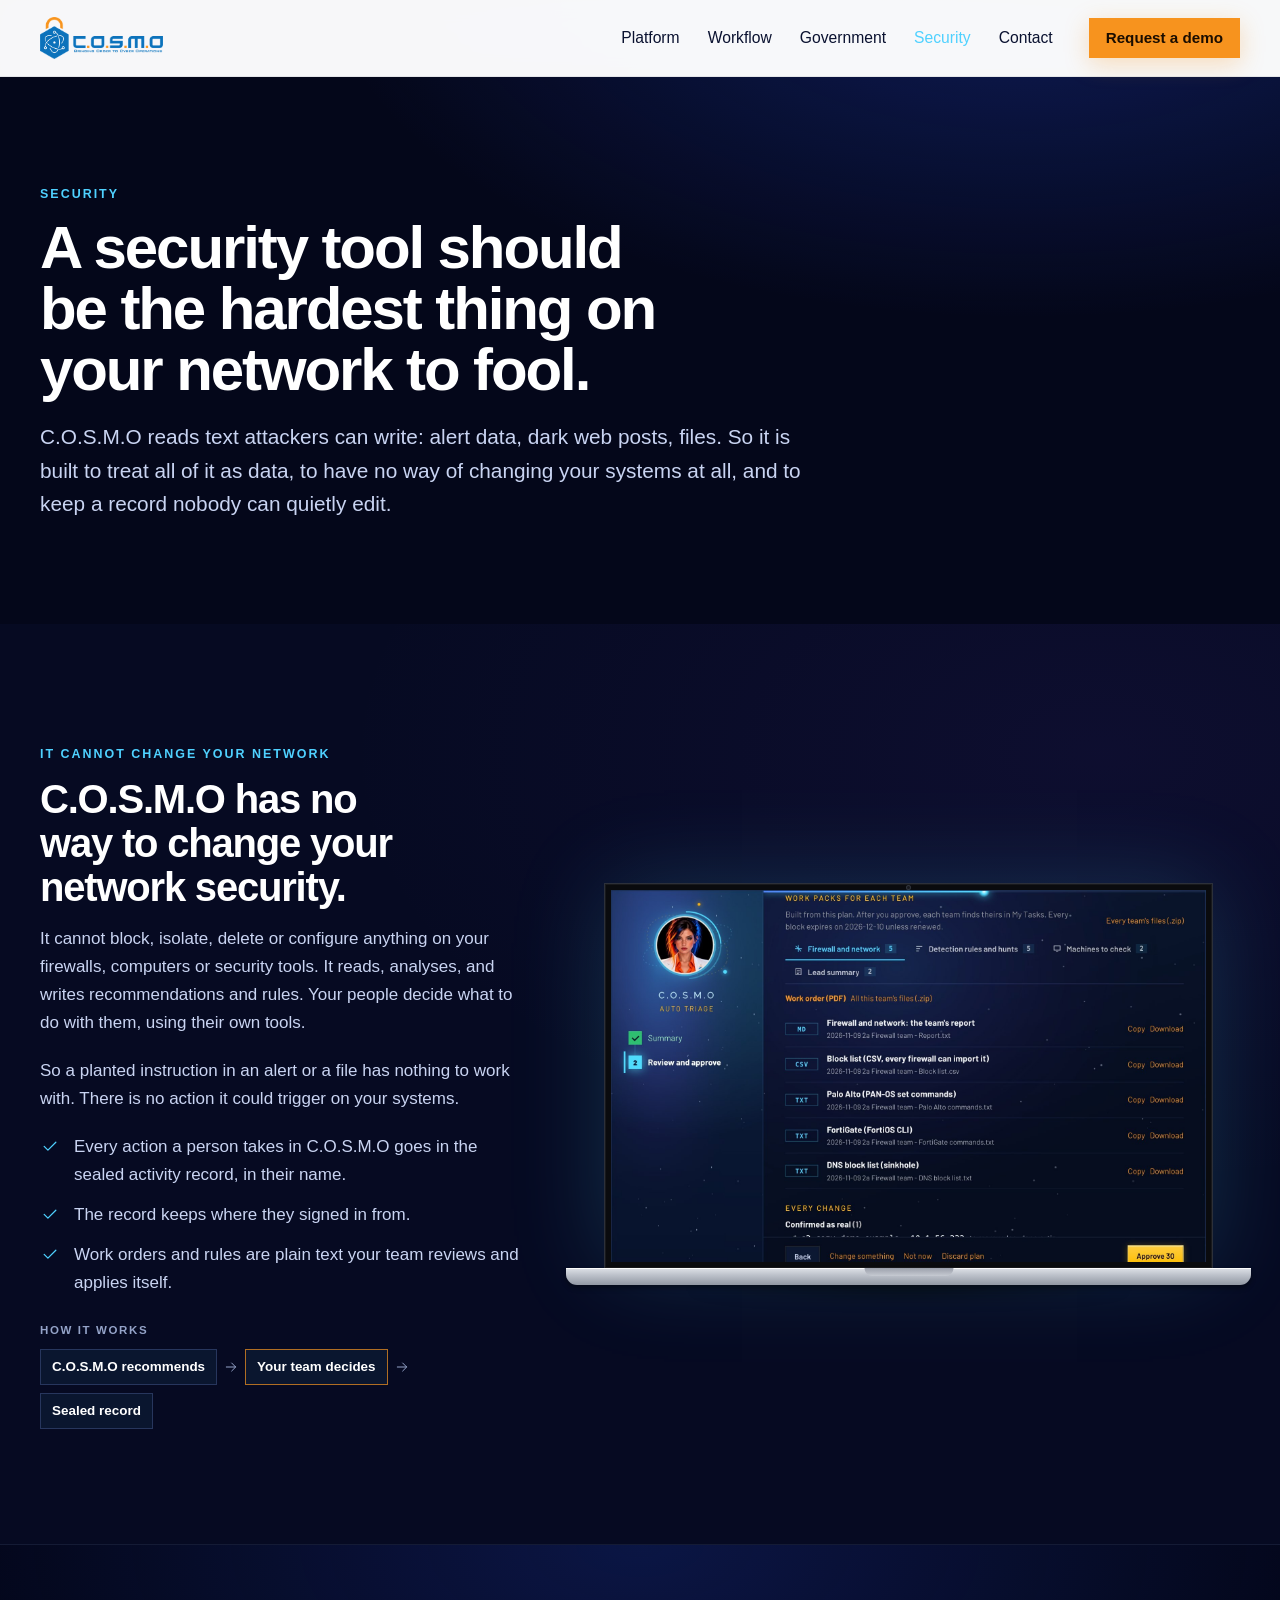
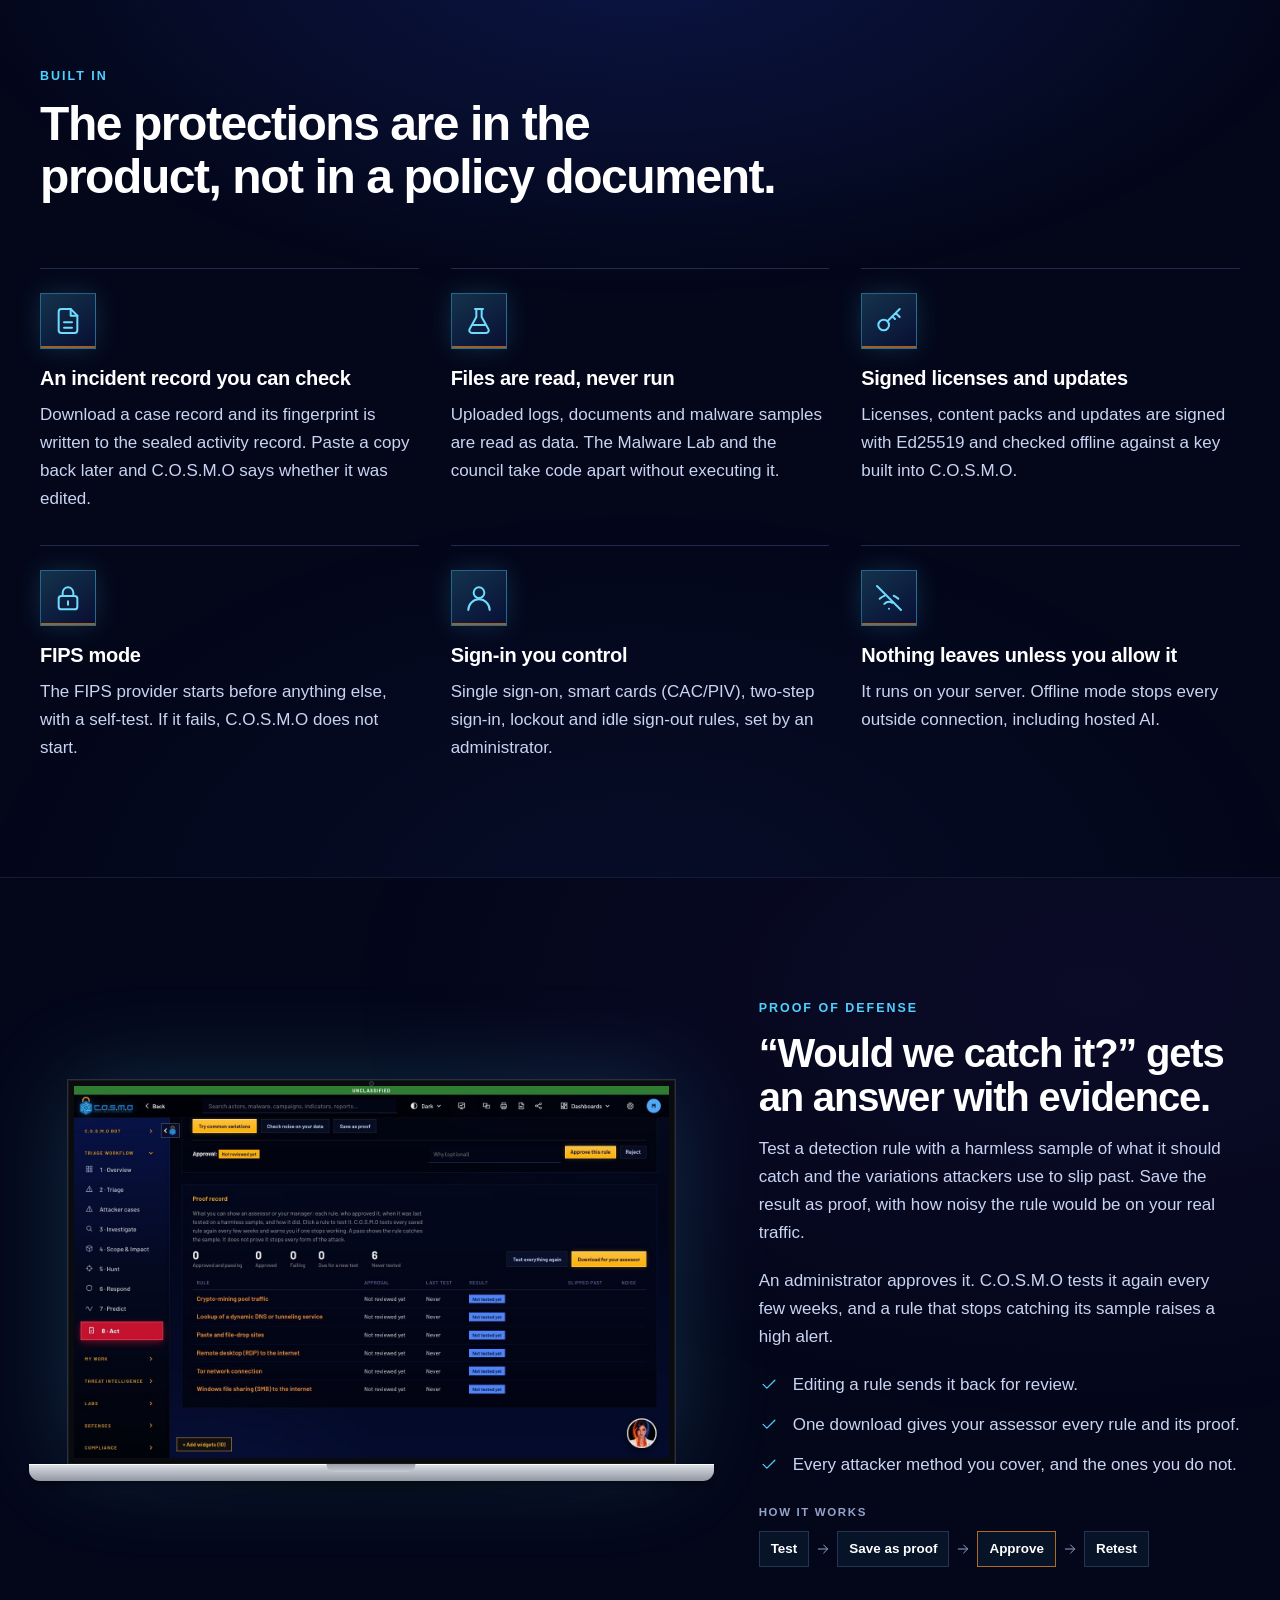
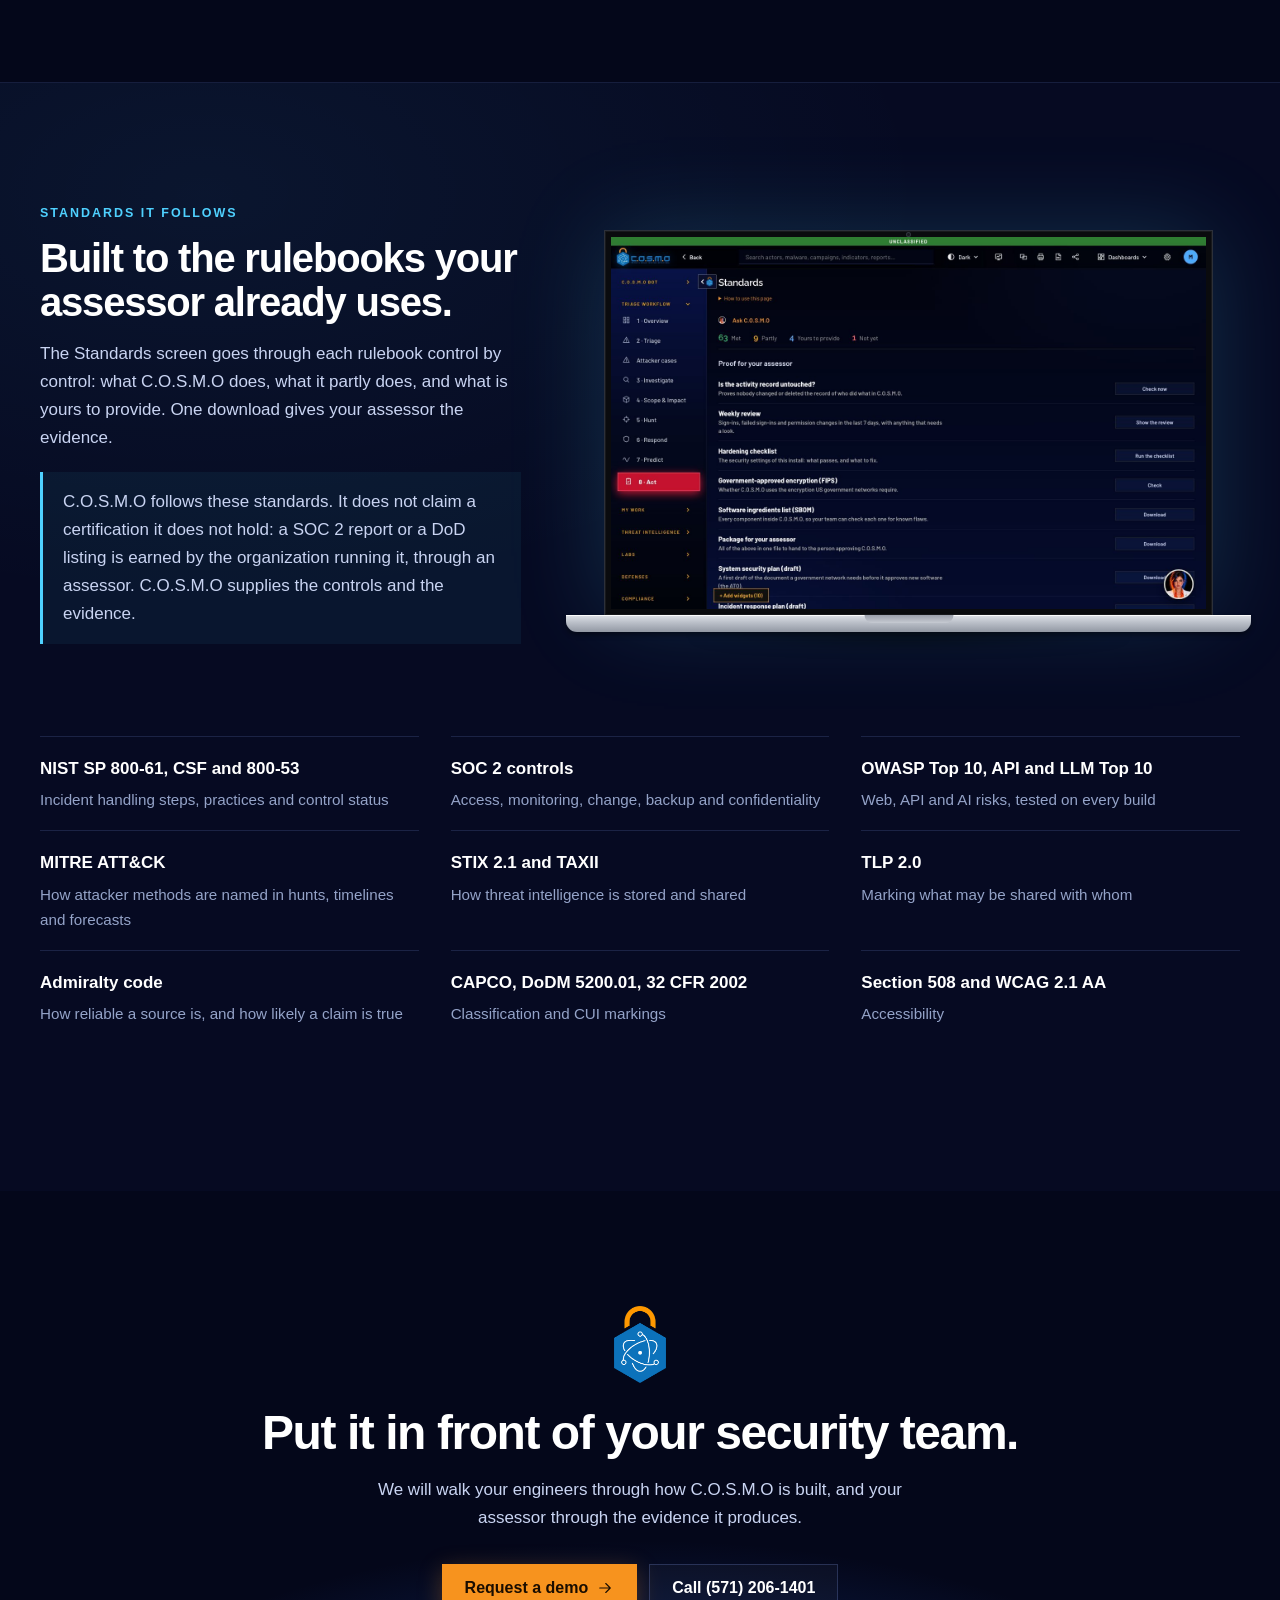
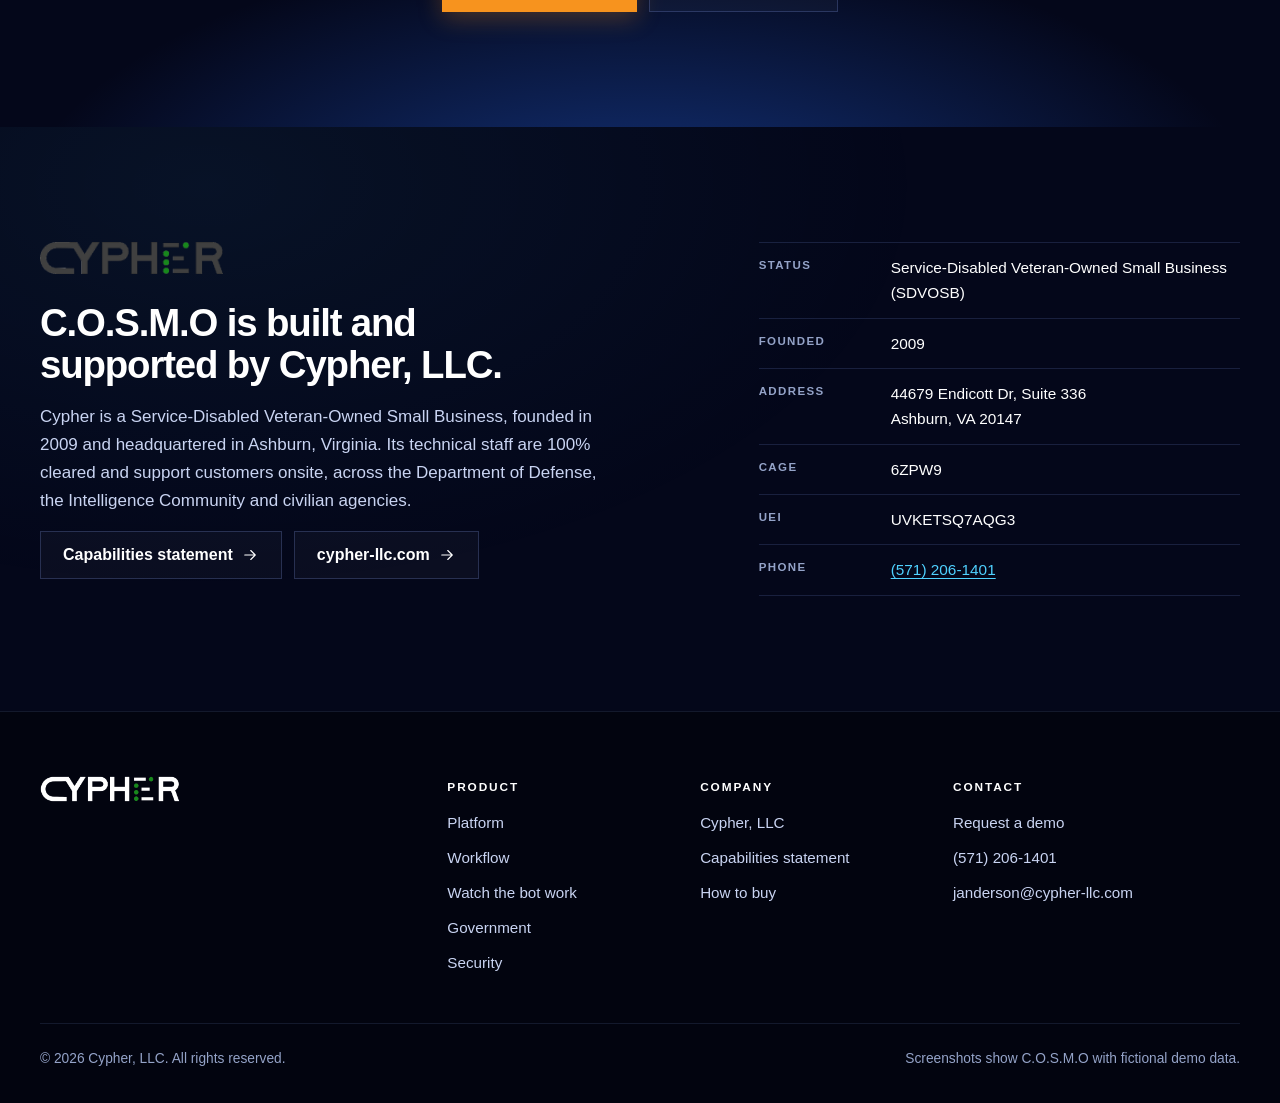
<file: security.html>
<!doctype html>
<html lang="en">
<head>
<meta charset="utf-8">
<meta name="viewport" content="width=device-width, initial-scale=1">
<title>Security | C.O.S.M.O</title>
<meta name="description" content="How C.O.S.M.O protects itself and your data: it only recommends and a person decides, a sealed activity record, signed updates, FIPS mode, and the standards it follows.">
<meta property="og:title" content="Security | C.O.S.M.O">
<meta property="og:description" content="How C.O.S.M.O protects itself and your data: it only recommends and a person decides, a sealed activity record, signed updates, FIPS mode, and the standards it follows.">
<meta property="og:image" content="https://cosmoplatform.ai/assets/img/hero-overview.jpg">
<meta name="theme-color" content="#04071a">
<link rel="icon" href="assets/img/favicon.svg" type="image/svg+xml">
<link rel="icon" href="assets/img/favicon.png" type="image/png">
<link rel="stylesheet" href="css/site.css?v=20261116h">
<script>document.documentElement.classList.add('js')</script>
</head>
<body>
<svg width="0" height="0" style="position:absolute" aria-hidden="true"><defs><symbol id="i-grid" viewBox="0 0 24 24" fill="none" stroke="currentColor" stroke-width="1.5" stroke-linecap="round" stroke-linejoin="round"><rect x="3.5" y="3.5" width="7" height="7" rx="1.5"/><rect x="13.5" y="3.5" width="7" height="7" rx="1.5"/><rect x="3.5" y="13.5" width="7" height="7" rx="1.5"/><rect x="13.5" y="13.5" width="7" height="7" rx="1.5"/></symbol><symbol id="i-alert" viewBox="0 0 24 24" fill="none" stroke="currentColor" stroke-width="1.5" stroke-linecap="round" stroke-linejoin="round"><path d="M12 3.5 21 19.5H3z"/><path d="M12 10v4"/><path d="M12 16.8v.2"/></symbol><symbol id="i-search" viewBox="0 0 24 24" fill="none" stroke="currentColor" stroke-width="1.5" stroke-linecap="round" stroke-linejoin="round"><circle cx="11" cy="11" r="6.5"/><path d="m20 20-4.2-4.2"/></symbol><symbol id="i-cube" viewBox="0 0 24 24" fill="none" stroke="currentColor" stroke-width="1.5" stroke-linecap="round" stroke-linejoin="round"><path d="M12 3 20 7.5v9L12 21l-8-4.5v-9z"/><path d="M12 12 20 7.5M12 12v9M12 12 4 7.5"/></symbol><symbol id="i-target" viewBox="0 0 24 24" fill="none" stroke="currentColor" stroke-width="1.5" stroke-linecap="round" stroke-linejoin="round"><circle cx="12" cy="12" r="7"/><circle cx="12" cy="12" r="2.5"/><path d="M12 2v3M12 19v3M2 12h3M19 12h3"/></symbol><symbol id="i-shield" viewBox="0 0 24 24" fill="none" stroke="currentColor" stroke-width="1.5" stroke-linecap="round" stroke-linejoin="round"><path d="M12 3 19 6v6c0 4.5-3 7.6-7 9-4-1.4-7-4.5-7-9V6z"/></symbol><symbol id="i-shieldok" viewBox="0 0 24 24" fill="none" stroke="currentColor" stroke-width="1.5" stroke-linecap="round" stroke-linejoin="round"><path d="M12 3 19 6v6c0 4.5-3 7.6-7 9-4-1.4-7-4.5-7-9V6z"/><path d="m9 12 2 2 4-4"/></symbol><symbol id="i-trend" viewBox="0 0 24 24" fill="none" stroke="currentColor" stroke-width="1.5" stroke-linecap="round" stroke-linejoin="round"><path d="m3 17 6-6 4 4 8-8"/><path d="M15 7h6v6"/></symbol><symbol id="i-clip" viewBox="0 0 24 24" fill="none" stroke="currentColor" stroke-width="1.5" stroke-linecap="round" stroke-linejoin="round"><rect x="5.5" y="4.5" width="13" height="16.5" rx="2"/><path d="M9 4.5h6V7H9z"/><path d="m9 13.5 2 2 4-4"/></symbol><symbol id="i-check" viewBox="0 0 24 24" fill="none" stroke="currentColor" stroke-width="1.5" stroke-linecap="round" stroke-linejoin="round"><path d="m5 12.5 4.5 4.5L19 7.5"/></symbol><symbol id="i-arrow" viewBox="0 0 24 24" fill="none" stroke="currentColor" stroke-width="1.5" stroke-linecap="round" stroke-linejoin="round"><path d="M5 12h14M13 6l6 6-6 6"/></symbol><symbol id="i-server" viewBox="0 0 24 24" fill="none" stroke="currentColor" stroke-width="1.5" stroke-linecap="round" stroke-linejoin="round"><rect x="3.5" y="4" width="17" height="7" rx="2"/><rect x="3.5" y="13" width="17" height="7" rx="2"/><path d="M7 7.5h.01M7 16.5h.01M11 7.5h6M11 16.5h6"/></symbol><symbol id="i-lock" viewBox="0 0 24 24" fill="none" stroke="currentColor" stroke-width="1.5" stroke-linecap="round" stroke-linejoin="round"><rect x="5" y="10.5" width="14" height="10" rx="2"/><path d="M8 10.5V8a4 4 0 0 1 8 0v2.5"/><path d="M12 14.5v2.5"/></symbol><symbol id="i-unplug" viewBox="0 0 24 24" fill="none" stroke="currentColor" stroke-width="1.5" stroke-linecap="round" stroke-linejoin="round"><path d="m3 3 18 18"/><path d="M8.5 16.4a5 5 0 0 1 6-.8"/><path d="M5 12.6a10 10 0 0 1 3.8-2.4M15.5 10.3A10 10 0 0 1 19 12.6"/><path d="M12 20h.01"/></symbol><symbol id="i-file" viewBox="0 0 24 24" fill="none" stroke="currentColor" stroke-width="1.5" stroke-linecap="round" stroke-linejoin="round"><path d="M14 3H7a2 2 0 0 0-2 2v14a2 2 0 0 0 2 2h10a2 2 0 0 0 2-2V8z"/><path d="M14 3v5h5M9 13h6M9 17h6"/></symbol><symbol id="i-chat" viewBox="0 0 24 24" fill="none" stroke="currentColor" stroke-width="1.5" stroke-linecap="round" stroke-linejoin="round"><path d="M4 5h16v11H9l-5 4z"/><path d="M8 9.5h8M8 12.5h5"/></symbol><symbol id="i-globe" viewBox="0 0 24 24" fill="none" stroke="currentColor" stroke-width="1.5" stroke-linecap="round" stroke-linejoin="round"><circle cx="12" cy="12" r="9"/><path d="M3 12h18M12 3c2.5 2.6 3.8 5.6 3.8 9s-1.3 6.4-3.8 9c-2.5-2.6-3.8-5.6-3.8-9S9.5 5.6 12 3z"/></symbol><symbol id="i-book" viewBox="0 0 24 24" fill="none" stroke="currentColor" stroke-width="1.5" stroke-linecap="round" stroke-linejoin="round"><path d="M5 4.5A1.5 1.5 0 0 1 6.5 3H19v15H6.5A1.5 1.5 0 0 0 5 19.5z"/><path d="M5 19.5A1.5 1.5 0 0 0 6.5 21H19v-3"/></symbol><symbol id="i-flask" viewBox="0 0 24 24" fill="none" stroke="currentColor" stroke-width="1.5" stroke-linecap="round" stroke-linejoin="round"><path d="M9 3h6M10 3v6l-5 9a2 2 0 0 0 1.8 3h10.4a2 2 0 0 0 1.8-3l-5-9V3"/><path d="M7.5 15h9"/></symbol><symbol id="i-users" viewBox="0 0 24 24" fill="none" stroke="currentColor" stroke-width="1.5" stroke-linecap="round" stroke-linejoin="round"><circle cx="9" cy="8" r="3.5"/><path d="M2.5 20a6.5 6.5 0 0 1 13 0"/><path d="M16 4.6a3.5 3.5 0 0 1 0 6.8M18 14.2a6 6 0 0 1 3.5 5.8"/></symbol><symbol id="i-spark" viewBox="0 0 24 24" fill="none" stroke="currentColor" stroke-width="1.5" stroke-linecap="round" stroke-linejoin="round"><path d="m12 3 1.8 5.2L19 10l-5.2 1.8L12 17l-1.8-5.2L5 10l5.2-1.8z"/><path d="m18.5 15.5.7 1.8 1.8.7-1.8.7-.7 1.8-.7-1.8-1.8-.7 1.8-.7z"/></symbol><symbol id="i-key" viewBox="0 0 24 24" fill="none" stroke="currentColor" stroke-width="1.5" stroke-linecap="round" stroke-linejoin="round"><circle cx="8" cy="15" r="4"/><path d="m11 12 9-9M17 6l3 3M14.5 8.5l2 2"/></symbol><symbol id="i-layers" viewBox="0 0 24 24" fill="none" stroke="currentColor" stroke-width="1.5" stroke-linecap="round" stroke-linejoin="round"><path d="m12 3 9 5-9 5-9-5z"/><path d="m3 13 9 5 9-5"/></symbol><symbol id="i-star" viewBox="0 0 24 24" fill="none" stroke="currentColor" stroke-width="1.5" stroke-linecap="round" stroke-linejoin="round"><path d="m12 3 2.7 5.6 6.1.9-4.4 4.3 1 6.1L12 17l-5.5 2.9 1-6.1-4.4-4.3 6.1-.9z"/></symbol><symbol id="i-inbox" viewBox="0 0 24 24" fill="none" stroke="currentColor" stroke-width="1.5" stroke-linecap="round" stroke-linejoin="round"><path d="M3 13h5l2 3h4l2-3h5"/><path d="M5.5 5h13L21 13v6H3v-6z"/></symbol><symbol id="i-download" viewBox="0 0 24 24" fill="none" stroke="currentColor" stroke-width="1.5" stroke-linecap="round" stroke-linejoin="round"><path d="M12 4v11M7 10l5 5 5-5M5 20h14"/></symbol><symbol id="i-eye" viewBox="0 0 24 24" fill="none" stroke="currentColor" stroke-width="1.5" stroke-linecap="round" stroke-linejoin="round"><path d="M2 12s3.5-7 10-7 10 7 10 7-3.5 7-10 7S2 12 2 12z"/><circle cx="12" cy="12" r="3"/></symbol><symbol id="i-menu" viewBox="0 0 24 24" fill="none" stroke="currentColor" stroke-width="1.5" stroke-linecap="round" stroke-linejoin="round"><path d="M4 7h16M4 12h16M4 17h16"/></symbol><symbol id="i-cart" viewBox="0 0 24 24" fill="none" stroke="currentColor" stroke-width="1.5" stroke-linecap="round" stroke-linejoin="round"><circle cx="9" cy="20" r="1.3"/><circle cx="18" cy="20" r="1.3"/><path d="M3 4h2.5l2.2 11h11l2-8H6.5"/></symbol><symbol id="i-pin" viewBox="0 0 24 24" fill="none" stroke="currentColor" stroke-width="1.5" stroke-linecap="round" stroke-linejoin="round"><path d="M12 21s7-6.5 7-12a7 7 0 0 0-14 0c0 5.5 7 12 7 12z"/><circle cx="12" cy="9" r="2.5"/></symbol><symbol id="i-phone" viewBox="0 0 24 24" fill="none" stroke="currentColor" stroke-width="1.5" stroke-linecap="round" stroke-linejoin="round"><path d="M5 4h4l2 5-2.5 1.5a11 11 0 0 0 5 5L15 13l5 2v4a2 2 0 0 1-2 2A16 16 0 0 1 3 6a2 2 0 0 1 2-2z"/></symbol><symbol id="i-mail" viewBox="0 0 24 24" fill="none" stroke="currentColor" stroke-width="1.5" stroke-linecap="round" stroke-linejoin="round"><rect x="3" y="5" width="18" height="14" rx="2"/><path d="m3 7 9 6 9-6"/></symbol><symbol id="i-person" viewBox="0 0 24 24" fill="none" stroke="currentColor" stroke-width="1.5" stroke-linecap="round" stroke-linejoin="round"><circle cx="12" cy="8" r="4"/><path d="M4 21a8 8 0 0 1 16 0"/></symbol><symbol id="i-mask" viewBox="0 0 24 24" fill="none" stroke="currentColor" stroke-width="1.5" stroke-linecap="round" stroke-linejoin="round"><path d="M4 7c2.5-1.5 5.2-2 8-2s5.5.5 8 2c0 7-3.5 12-8 12S4 14 4 7z"/><path d="M8.5 11h2M13.5 11h2"/></symbol><symbol id="i-flag" viewBox="0 0 24 24" fill="none" stroke="currentColor" stroke-width="1.5" stroke-linecap="round" stroke-linejoin="round"><path d="M5 21V4M5 4h11l-2 4 2 4H5"/></symbol></defs></svg>
<a class="skip" href="#main">Skip to the content</a>
<header class="site-head">
  <div class="wrap">
    <a class="brand" href="index.html" aria-label="C.O.S.M.O home"><img src="assets/img/cosmo-logo.png" width="360" height="123" alt="C.O.S.M.O, Bringing Order to Cyber Operations"></a>
    <nav class="nav" aria-label="Main">
      <ul class="nav-links"><li><a href="index.html#runs">Platform</a></li><li><a href="index.html#workflow">Workflow</a></li><li><a href="government.html">Government</a></li><li><a href="security.html" aria-current="page">Security</a></li><li><a href="contact.html">Contact</a></li></ul>
      <a class="btn btn-primary btn-sm" href="contact.html">Request a demo</a>
      <details class="menu">
        <summary><svg viewBox="0 0 24 24" aria-hidden="true"><use href="#i-menu"/></svg>Menu</summary>
        <ul><li><a href="index.html#runs">Platform</a></li><li><a href="index.html#workflow">Workflow</a></li><li><a href="government.html">Government</a></li><li><a href="security.html">Security</a></li><li><a href="contact.html">Contact</a></li><li><a class="btn btn-primary" href="contact.html">Request a demo</a></li></ul>
      </details>
    </nav>
  </div>
</header>
<main id="main">

<section class="page-head" aria-labelledby="ph">
  <div class="wrap" data-reveal>
    <span class="eyebrow">Security</span>
    <h1 id="ph">A security tool should be the hardest thing on your network to fool.</h1>
    <p class="lead">C.O.S.M.O reads text attackers can write: alert data, dark web posts, files. So it is built to treat all of it as data, to have no way of changing your systems at all, and to keep a record nobody can quietly edit.</p>
  </div>
</section>

<section class="section dark alt" aria-labelledby="s1">
  <div class="wrap">
    <div class="feature">
      <div class="feature-text" data-reveal>
        <span class="eyebrow">It cannot change your network</span>
        <h2 id="s1">C.O.S.M.O has no way to change your network security.</h2>
        <p>It cannot block, isolate, delete or configure anything on your firewalls, computers or security tools. It reads, analyses, and writes recommendations and rules. Your people decide what to do with them, using their own tools.</p>
        <p>So a planted instruction in an alert or a file has nothing to work with. There is no action it could trigger on your systems.</p>
        <ul class="ticks"><li><svg viewBox="0 0 24 24" aria-hidden="true"><use href="#i-check"/></svg><span>Every action a person takes in C.O.S.M.O goes in the sealed activity record, in their name.</span></li><li><svg viewBox="0 0 24 24" aria-hidden="true"><use href="#i-check"/></svg><span>The record keeps where they signed in from.</span></li><li><svg viewBox="0 0 24 24" aria-hidden="true"><use href="#i-check"/></svg><span>Work orders and rules are plain text your team reviews and applies itself.</span></li></ul>
        
        <ul class="flow"><li class="flow-label">How it works</li><li class="step">C.O.S.M.O recommends</li><li class="arrow" aria-hidden="true"><svg viewBox="0 0 24 24" aria-hidden="true"><use href="#i-arrow"/></svg></li><li class="step person">Your team decides</li><li class="arrow" aria-hidden="true"><svg viewBox="0 0 24 24" aria-hidden="true"><use href="#i-arrow"/></svg></li><li class="step">Sealed record</li></ul>
      </div>
      <div class="feature-media" data-reveal="right"><figure class="device-laptop "><div class="lid"><div class="screen"><img src="assets/img/bot-4-packs.jpg?v=20261110a" width="1760" height="1105" alt="Work orders for each team: firewall commands and rules, ready to copy or download. C.O.S.M.O writes them and your team applies them." loading="lazy"></div></div><div class="base"></div></figure></div>
    </div>
  </div>
</section>

<section class="section dark deep" aria-labelledby="s2">
  <div class="wrap">
    <div class="section-head" data-reveal>
      <span class="eyebrow">Built in</span>
      <h2 id="s2">The protections are in the product, not in a policy document.</h2>
    </div>
    <div class="cols">
      <div class="col" data-reveal><div class="ic"><svg viewBox="0 0 24 24" aria-hidden="true"><use href="#i-file"/></svg></div><h3>An incident record you can check</h3><p>Download a case record and its fingerprint is written to the sealed activity record. Paste a copy back later and C.O.S.M.O says whether it was edited.</p></div>
      <div class="col" data-reveal style="--d:1"><div class="ic"><svg viewBox="0 0 24 24" aria-hidden="true"><use href="#i-flask"/></svg></div><h3>Files are read, never run</h3><p>Uploaded logs, documents and malware samples are read as data. The Malware Lab and the council take code apart without executing it.</p></div>
      <div class="col" data-reveal style="--d:2"><div class="ic"><svg viewBox="0 0 24 24" aria-hidden="true"><use href="#i-key"/></svg></div><h3>Signed licenses and updates</h3><p>Licenses, content packs and updates are signed with Ed25519 and checked offline against a key built into C.O.S.M.O.</p></div>
      <div class="col" data-reveal><div class="ic"><svg viewBox="0 0 24 24" aria-hidden="true"><use href="#i-lock"/></svg></div><h3>FIPS mode</h3><p>The FIPS provider starts before anything else, with a self-test. If it fails, C.O.S.M.O does not start.</p></div>
      <div class="col" data-reveal style="--d:1"><div class="ic"><svg viewBox="0 0 24 24" aria-hidden="true"><use href="#i-person"/></svg></div><h3>Sign-in you control</h3><p>Single sign-on, smart cards (CAC/PIV), two-step sign-in, lockout and idle sign-out rules, set by an administrator.</p></div>
      <div class="col" data-reveal style="--d:2"><div class="ic"><svg viewBox="0 0 24 24" aria-hidden="true"><use href="#i-unplug"/></svg></div><h3>Nothing leaves unless you allow it</h3><p>It runs on your server. Offline mode stops every outside connection, including hosted AI.</p></div>
    </div>
  </div>
</section>

<section class="section dark" aria-labelledby="s3">
  <div class="wrap">
    <div class="feature flip">
      <div class="feature-text" data-reveal>
        <span class="eyebrow">Proof of Defense</span>
        <h2 id="s3">&ldquo;Would we catch it?&rdquo; gets an answer with evidence.</h2>
        <p>Test a detection rule with a harmless sample of what it should catch and the variations attackers use to slip past. Save the result as proof, with how noisy the rule would be on your real traffic.</p>
        <p>An administrator approves it. C.O.S.M.O tests it again every few weeks, and a rule that stops catching its sample raises a high alert.</p>
        <ul class="ticks"><li><svg viewBox="0 0 24 24" aria-hidden="true"><use href="#i-check"/></svg><span>Editing a rule sends it back for review.</span></li><li><svg viewBox="0 0 24 24" aria-hidden="true"><use href="#i-check"/></svg><span>One download gives your assessor every rule and its proof.</span></li><li><svg viewBox="0 0 24 24" aria-hidden="true"><use href="#i-check"/></svg><span>Every attacker method you cover, and the ones you do not.</span></li></ul>
        
        <ul class="flow"><li class="flow-label">How it works</li><li class="step">Test</li><li class="arrow" aria-hidden="true"><svg viewBox="0 0 24 24" aria-hidden="true"><use href="#i-arrow"/></svg></li><li class="step">Save as proof</li><li class="arrow" aria-hidden="true"><svg viewBox="0 0 24 24" aria-hidden="true"><use href="#i-arrow"/></svg></li><li class="step person">Approve</li><li class="arrow" aria-hidden="true"><svg viewBox="0 0 24 24" aria-hidden="true"><use href="#i-arrow"/></svg></li><li class="step">Retest</li></ul>
      </div>
      <div class="feature-media" data-reveal="left"><figure class="device-laptop "><div class="lid"><div class="screen"><img src="assets/img/proof.jpg?v=20261110a" width="1440" height="900" alt="The proof record on Purple Team: each detection rule with its approval, last test and result." loading="lazy"></div></div><div class="base"></div></figure></div>
    </div>
  </div>
</section>

<section class="section dark alt" aria-labelledby="s4">
  <div class="wrap">
    <div class="feature">
      <div class="feature-text" data-reveal>
        <span class="eyebrow">Standards it follows</span>
        <h2 id="s4">Built to the rulebooks your assessor already uses.</h2>
        <p>The Standards screen goes through each rulebook control by control: what C.O.S.M.O does, what it partly does, and what is yours to provide. One download gives your assessor the evidence.</p>
        <p class="note">C.O.S.M.O follows these standards. It does not claim a certification it does not hold: a SOC 2 report or a DoD listing is earned by the organization running it, through an assessor. C.O.S.M.O supplies the controls and the evidence.</p>
      </div>
      <div class="feature-media" data-reveal="right"><figure class="device-laptop "><div class="lid"><div class="screen"><img src="assets/img/standards.jpg?v=20261110a" width="1440" height="900" alt="The Standards page: counts of controls met, partly met, yours to provide and not yet done, with proof for your assessor below." loading="lazy"></div></div><div class="base"></div></figure></div>
    </div>
    <dl class="std" style="margin-top:72px"><div><dt>NIST SP 800-61, CSF and 800-53</dt><dd>Incident handling steps, practices and control status</dd></div><div><dt>SOC 2 controls</dt><dd>Access, monitoring, change, backup and confidentiality</dd></div><div><dt>OWASP Top 10, API and LLM Top 10</dt><dd>Web, API and AI risks, tested on every build</dd></div><div><dt>MITRE ATT&amp;CK</dt><dd>How attacker methods are named in hunts, timelines and forecasts</dd></div><div><dt>STIX 2.1 and TAXII</dt><dd>How threat intelligence is stored and shared</dd></div><div><dt>TLP 2.0</dt><dd>Marking what may be shared with whom</dd></div><div><dt>Admiralty code</dt><dd>How reliable a source is, and how likely a claim is true</dd></div><div><dt>CAPCO, DoDM 5200.01, 32 CFR 2002</dt><dd>Classification and CUI markings</dd></div><div><dt>Section 508 and WCAG 2.1 AA</dt><dd>Accessibility</dd></div></dl>
  </div>
</section>

<section class="section cta" aria-labelledby="cta-h">
  <div class="wrap" data-reveal>
    <img class="mark" src="assets/img/cosmo-lock.png" width="200" height="295" alt="" loading="lazy">
    <h2 id="cta-h">Put it in front of your security team.</h2>
    <p>We will walk your engineers through how C.O.S.M.O is built, and your assessor through the evidence it produces.</p>
    <div class="actions" style="justify-content:center"><a class="btn btn-primary" href="contact.html">Request a demo <svg viewBox="0 0 24 24" aria-hidden="true"><use href="#i-arrow"/></svg></a><a class="btn btn-outline" href="tel:+15712061401">Call (571) 206-1401</a></div>
  </div>
</section>

<section class="section dark" aria-labelledby="cypher-h">
  <div class="wrap cypher">
    <div class="cypher-text" data-reveal>
      <img class="mark" src="assets/img/cypher-logo.png" width="400" height="70" alt="Cypher, LLC">
      <h2 id="cypher-h">C.O.S.M.O is built and supported by Cypher, LLC.</h2>
      <p>Cypher is a Service-Disabled Veteran-Owned Small Business, founded in 2009 and headquartered in Ashburn, Virginia. Its technical staff are 100% cleared and support customers onsite, across the Department of Defense, the Intelligence Community and civilian agencies.</p>
      <div class="actions"><a class="btn btn-outline" href="https://cypher-llc.com/capabilities.html">Capabilities statement <svg viewBox="0 0 24 24" aria-hidden="true"><use href="#i-arrow"/></svg></a><a class="btn btn-outline" href="https://cypher-llc.com/">cypher-llc.com <svg viewBox="0 0 24 24" aria-hidden="true"><use href="#i-arrow"/></svg></a></div>
    </div>
    <dl class="cypher-facts" data-reveal style="--d:2">
      <div><dt>Status</dt><dd>Service-Disabled Veteran-Owned Small Business (SDVOSB)</dd></div>
      <div><dt>Founded</dt><dd>2009</dd></div>
      <div><dt>Address</dt><dd>44679 Endicott Dr, Suite 336<br>Ashburn, VA 20147</dd></div>
      <div><dt>CAGE</dt><dd>6ZPW9</dd></div>
      <div><dt>UEI</dt><dd>UVKETSQ7AQG3</dd></div>
      <div><dt>Phone</dt><dd><a href="tel:+15712061401">(571) 206-1401</a></dd></div>
    </dl>
  </div>
</section>

</main>
<footer class="site-foot">
  <div class="wrap">
    <div class="foot-grid">
      <div>
        <a href="https://cypher-llc.com/"><img class="logo" src="assets/img/cypher-logo-white.png" width="400" height="70" alt="Cypher, LLC"></a>
      </div>
      <div>
        <h2>Product</h2>
        <ul>
          <li><a href="index.html#runs">Platform</a></li>
          <li><a href="index.html#workflow">Workflow</a></li>
          <li><a href="index.html#bot">Watch the bot work</a></li>
          <li><a href="government.html">Government</a></li>
          <li><a href="security.html">Security</a></li>
        </ul>
      </div>
      <div>
        <h2>Company</h2>
        <ul>
          <li><a href="https://cypher-llc.com/">Cypher, LLC</a></li>
          <li><a href="https://cypher-llc.com/capabilities.html">Capabilities statement</a></li>
          <li><a href="index.html#buy">How to buy</a></li>
        </ul>
      </div>
      <div>
        <h2>Contact</h2>
        <ul>
          <li><a href="contact.html">Request a demo</a></li>
          <li><a href="tel:+15712061401">(571) 206-1401</a></li>
          <li><a href="mailto:janderson@cypher-llc.com">janderson@cypher-llc.com</a></li>
        </ul>
      </div>
    </div>
    <div class="foot-base">
      <span>&copy; <span data-year>2026</span> Cypher, LLC. All rights reserved.</span>
      <span>Screenshots show C.O.S.M.O with fictional demo data.</span>
    </div>
  </div>
</footer>
<script src="js/site.js?v=20261116d" defer></script>
</body>
</html>
</file>
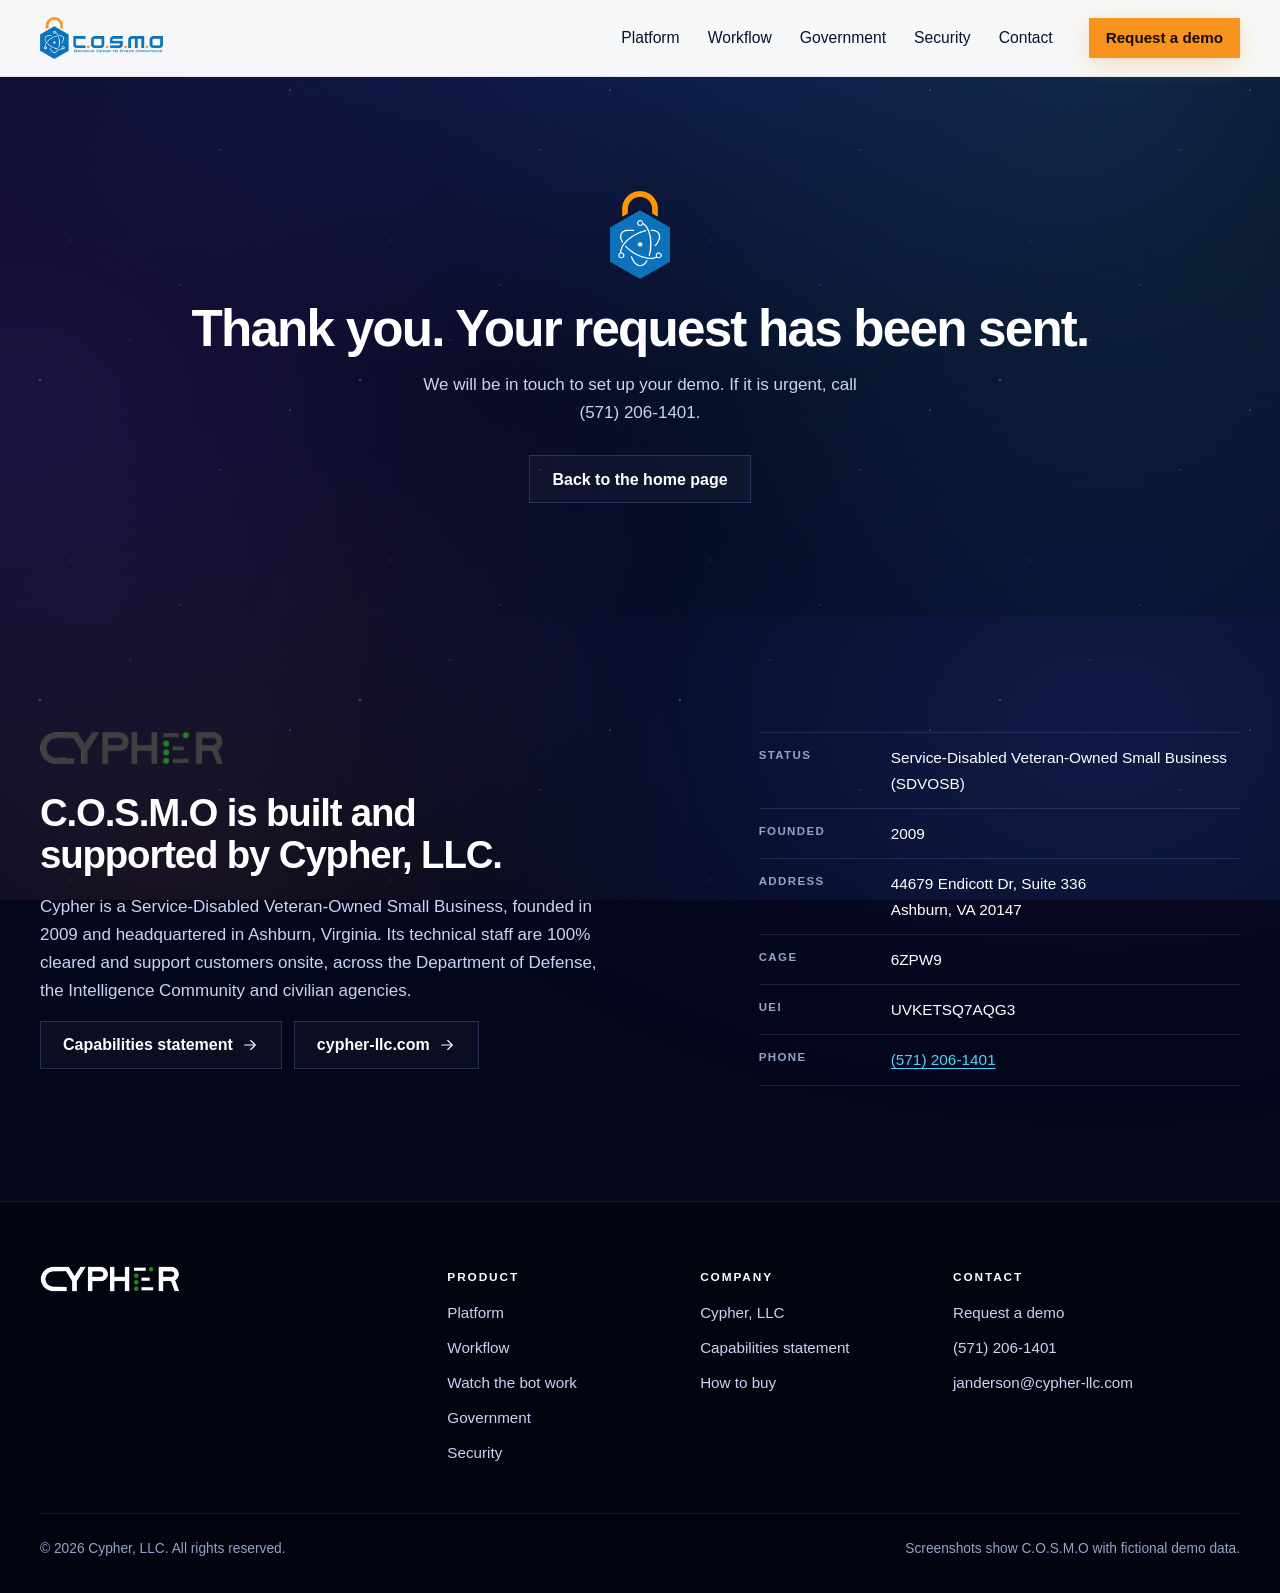
<file: thanks.html>
<!doctype html>
<html lang="en">
<head>
<meta charset="utf-8">
<meta name="viewport" content="width=device-width, initial-scale=1">
<title>Request sent | C.O.S.M.O</title>
<meta name="robots" content="noindex">
<meta name="description" content="Request sent | C.O.S.M.O">
<meta property="og:title" content="Request sent | C.O.S.M.O">
<meta property="og:description" content="Request sent | C.O.S.M.O">
<meta property="og:image" content="https://cosmoplatform.ai/assets/img/hero-overview.jpg">
<meta name="theme-color" content="#04071a">
<link rel="icon" href="assets/img/favicon.svg" type="image/svg+xml">
<link rel="icon" href="assets/img/favicon.png" type="image/png">
<link rel="stylesheet" href="css/site.css?v=20261116h">
<script>document.documentElement.classList.add('js')</script>
</head>
<body>
<svg width="0" height="0" style="position:absolute" aria-hidden="true"><defs><symbol id="i-grid" viewBox="0 0 24 24" fill="none" stroke="currentColor" stroke-width="1.5" stroke-linecap="round" stroke-linejoin="round"><rect x="3.5" y="3.5" width="7" height="7" rx="1.5"/><rect x="13.5" y="3.5" width="7" height="7" rx="1.5"/><rect x="3.5" y="13.5" width="7" height="7" rx="1.5"/><rect x="13.5" y="13.5" width="7" height="7" rx="1.5"/></symbol><symbol id="i-alert" viewBox="0 0 24 24" fill="none" stroke="currentColor" stroke-width="1.5" stroke-linecap="round" stroke-linejoin="round"><path d="M12 3.5 21 19.5H3z"/><path d="M12 10v4"/><path d="M12 16.8v.2"/></symbol><symbol id="i-search" viewBox="0 0 24 24" fill="none" stroke="currentColor" stroke-width="1.5" stroke-linecap="round" stroke-linejoin="round"><circle cx="11" cy="11" r="6.5"/><path d="m20 20-4.2-4.2"/></symbol><symbol id="i-cube" viewBox="0 0 24 24" fill="none" stroke="currentColor" stroke-width="1.5" stroke-linecap="round" stroke-linejoin="round"><path d="M12 3 20 7.5v9L12 21l-8-4.5v-9z"/><path d="M12 12 20 7.5M12 12v9M12 12 4 7.5"/></symbol><symbol id="i-target" viewBox="0 0 24 24" fill="none" stroke="currentColor" stroke-width="1.5" stroke-linecap="round" stroke-linejoin="round"><circle cx="12" cy="12" r="7"/><circle cx="12" cy="12" r="2.5"/><path d="M12 2v3M12 19v3M2 12h3M19 12h3"/></symbol><symbol id="i-shield" viewBox="0 0 24 24" fill="none" stroke="currentColor" stroke-width="1.5" stroke-linecap="round" stroke-linejoin="round"><path d="M12 3 19 6v6c0 4.5-3 7.6-7 9-4-1.4-7-4.5-7-9V6z"/></symbol><symbol id="i-shieldok" viewBox="0 0 24 24" fill="none" stroke="currentColor" stroke-width="1.5" stroke-linecap="round" stroke-linejoin="round"><path d="M12 3 19 6v6c0 4.5-3 7.6-7 9-4-1.4-7-4.5-7-9V6z"/><path d="m9 12 2 2 4-4"/></symbol><symbol id="i-trend" viewBox="0 0 24 24" fill="none" stroke="currentColor" stroke-width="1.5" stroke-linecap="round" stroke-linejoin="round"><path d="m3 17 6-6 4 4 8-8"/><path d="M15 7h6v6"/></symbol><symbol id="i-clip" viewBox="0 0 24 24" fill="none" stroke="currentColor" stroke-width="1.5" stroke-linecap="round" stroke-linejoin="round"><rect x="5.5" y="4.5" width="13" height="16.5" rx="2"/><path d="M9 4.5h6V7H9z"/><path d="m9 13.5 2 2 4-4"/></symbol><symbol id="i-check" viewBox="0 0 24 24" fill="none" stroke="currentColor" stroke-width="1.5" stroke-linecap="round" stroke-linejoin="round"><path d="m5 12.5 4.5 4.5L19 7.5"/></symbol><symbol id="i-arrow" viewBox="0 0 24 24" fill="none" stroke="currentColor" stroke-width="1.5" stroke-linecap="round" stroke-linejoin="round"><path d="M5 12h14M13 6l6 6-6 6"/></symbol><symbol id="i-server" viewBox="0 0 24 24" fill="none" stroke="currentColor" stroke-width="1.5" stroke-linecap="round" stroke-linejoin="round"><rect x="3.5" y="4" width="17" height="7" rx="2"/><rect x="3.5" y="13" width="17" height="7" rx="2"/><path d="M7 7.5h.01M7 16.5h.01M11 7.5h6M11 16.5h6"/></symbol><symbol id="i-lock" viewBox="0 0 24 24" fill="none" stroke="currentColor" stroke-width="1.5" stroke-linecap="round" stroke-linejoin="round"><rect x="5" y="10.5" width="14" height="10" rx="2"/><path d="M8 10.5V8a4 4 0 0 1 8 0v2.5"/><path d="M12 14.5v2.5"/></symbol><symbol id="i-unplug" viewBox="0 0 24 24" fill="none" stroke="currentColor" stroke-width="1.5" stroke-linecap="round" stroke-linejoin="round"><path d="m3 3 18 18"/><path d="M8.5 16.4a5 5 0 0 1 6-.8"/><path d="M5 12.6a10 10 0 0 1 3.8-2.4M15.5 10.3A10 10 0 0 1 19 12.6"/><path d="M12 20h.01"/></symbol><symbol id="i-file" viewBox="0 0 24 24" fill="none" stroke="currentColor" stroke-width="1.5" stroke-linecap="round" stroke-linejoin="round"><path d="M14 3H7a2 2 0 0 0-2 2v14a2 2 0 0 0 2 2h10a2 2 0 0 0 2-2V8z"/><path d="M14 3v5h5M9 13h6M9 17h6"/></symbol><symbol id="i-chat" viewBox="0 0 24 24" fill="none" stroke="currentColor" stroke-width="1.5" stroke-linecap="round" stroke-linejoin="round"><path d="M4 5h16v11H9l-5 4z"/><path d="M8 9.5h8M8 12.5h5"/></symbol><symbol id="i-globe" viewBox="0 0 24 24" fill="none" stroke="currentColor" stroke-width="1.5" stroke-linecap="round" stroke-linejoin="round"><circle cx="12" cy="12" r="9"/><path d="M3 12h18M12 3c2.5 2.6 3.8 5.6 3.8 9s-1.3 6.4-3.8 9c-2.5-2.6-3.8-5.6-3.8-9S9.5 5.6 12 3z"/></symbol><symbol id="i-book" viewBox="0 0 24 24" fill="none" stroke="currentColor" stroke-width="1.5" stroke-linecap="round" stroke-linejoin="round"><path d="M5 4.5A1.5 1.5 0 0 1 6.5 3H19v15H6.5A1.5 1.5 0 0 0 5 19.5z"/><path d="M5 19.5A1.5 1.5 0 0 0 6.5 21H19v-3"/></symbol><symbol id="i-flask" viewBox="0 0 24 24" fill="none" stroke="currentColor" stroke-width="1.5" stroke-linecap="round" stroke-linejoin="round"><path d="M9 3h6M10 3v6l-5 9a2 2 0 0 0 1.8 3h10.4a2 2 0 0 0 1.8-3l-5-9V3"/><path d="M7.5 15h9"/></symbol><symbol id="i-users" viewBox="0 0 24 24" fill="none" stroke="currentColor" stroke-width="1.5" stroke-linecap="round" stroke-linejoin="round"><circle cx="9" cy="8" r="3.5"/><path d="M2.5 20a6.5 6.5 0 0 1 13 0"/><path d="M16 4.6a3.5 3.5 0 0 1 0 6.8M18 14.2a6 6 0 0 1 3.5 5.8"/></symbol><symbol id="i-spark" viewBox="0 0 24 24" fill="none" stroke="currentColor" stroke-width="1.5" stroke-linecap="round" stroke-linejoin="round"><path d="m12 3 1.8 5.2L19 10l-5.2 1.8L12 17l-1.8-5.2L5 10l5.2-1.8z"/><path d="m18.5 15.5.7 1.8 1.8.7-1.8.7-.7 1.8-.7-1.8-1.8-.7 1.8-.7z"/></symbol><symbol id="i-key" viewBox="0 0 24 24" fill="none" stroke="currentColor" stroke-width="1.5" stroke-linecap="round" stroke-linejoin="round"><circle cx="8" cy="15" r="4"/><path d="m11 12 9-9M17 6l3 3M14.5 8.5l2 2"/></symbol><symbol id="i-layers" viewBox="0 0 24 24" fill="none" stroke="currentColor" stroke-width="1.5" stroke-linecap="round" stroke-linejoin="round"><path d="m12 3 9 5-9 5-9-5z"/><path d="m3 13 9 5 9-5"/></symbol><symbol id="i-star" viewBox="0 0 24 24" fill="none" stroke="currentColor" stroke-width="1.5" stroke-linecap="round" stroke-linejoin="round"><path d="m12 3 2.7 5.6 6.1.9-4.4 4.3 1 6.1L12 17l-5.5 2.9 1-6.1-4.4-4.3 6.1-.9z"/></symbol><symbol id="i-inbox" viewBox="0 0 24 24" fill="none" stroke="currentColor" stroke-width="1.5" stroke-linecap="round" stroke-linejoin="round"><path d="M3 13h5l2 3h4l2-3h5"/><path d="M5.5 5h13L21 13v6H3v-6z"/></symbol><symbol id="i-download" viewBox="0 0 24 24" fill="none" stroke="currentColor" stroke-width="1.5" stroke-linecap="round" stroke-linejoin="round"><path d="M12 4v11M7 10l5 5 5-5M5 20h14"/></symbol><symbol id="i-eye" viewBox="0 0 24 24" fill="none" stroke="currentColor" stroke-width="1.5" stroke-linecap="round" stroke-linejoin="round"><path d="M2 12s3.5-7 10-7 10 7 10 7-3.5 7-10 7S2 12 2 12z"/><circle cx="12" cy="12" r="3"/></symbol><symbol id="i-menu" viewBox="0 0 24 24" fill="none" stroke="currentColor" stroke-width="1.5" stroke-linecap="round" stroke-linejoin="round"><path d="M4 7h16M4 12h16M4 17h16"/></symbol><symbol id="i-cart" viewBox="0 0 24 24" fill="none" stroke="currentColor" stroke-width="1.5" stroke-linecap="round" stroke-linejoin="round"><circle cx="9" cy="20" r="1.3"/><circle cx="18" cy="20" r="1.3"/><path d="M3 4h2.5l2.2 11h11l2-8H6.5"/></symbol><symbol id="i-pin" viewBox="0 0 24 24" fill="none" stroke="currentColor" stroke-width="1.5" stroke-linecap="round" stroke-linejoin="round"><path d="M12 21s7-6.5 7-12a7 7 0 0 0-14 0c0 5.5 7 12 7 12z"/><circle cx="12" cy="9" r="2.5"/></symbol><symbol id="i-phone" viewBox="0 0 24 24" fill="none" stroke="currentColor" stroke-width="1.5" stroke-linecap="round" stroke-linejoin="round"><path d="M5 4h4l2 5-2.5 1.5a11 11 0 0 0 5 5L15 13l5 2v4a2 2 0 0 1-2 2A16 16 0 0 1 3 6a2 2 0 0 1 2-2z"/></symbol><symbol id="i-mail" viewBox="0 0 24 24" fill="none" stroke="currentColor" stroke-width="1.5" stroke-linecap="round" stroke-linejoin="round"><rect x="3" y="5" width="18" height="14" rx="2"/><path d="m3 7 9 6 9-6"/></symbol><symbol id="i-person" viewBox="0 0 24 24" fill="none" stroke="currentColor" stroke-width="1.5" stroke-linecap="round" stroke-linejoin="round"><circle cx="12" cy="8" r="4"/><path d="M4 21a8 8 0 0 1 16 0"/></symbol><symbol id="i-mask" viewBox="0 0 24 24" fill="none" stroke="currentColor" stroke-width="1.5" stroke-linecap="round" stroke-linejoin="round"><path d="M4 7c2.5-1.5 5.2-2 8-2s5.5.5 8 2c0 7-3.5 12-8 12S4 14 4 7z"/><path d="M8.5 11h2M13.5 11h2"/></symbol><symbol id="i-flag" viewBox="0 0 24 24" fill="none" stroke="currentColor" stroke-width="1.5" stroke-linecap="round" stroke-linejoin="round"><path d="M5 21V4M5 4h11l-2 4 2 4H5"/></symbol></defs></svg>
<a class="skip" href="#main">Skip to the content</a>
<header class="site-head">
  <div class="wrap">
    <a class="brand" href="index.html" aria-label="C.O.S.M.O home"><img src="assets/img/cosmo-logo.png" width="360" height="123" alt="C.O.S.M.O, Bringing Order to Cyber Operations"></a>
    <nav class="nav" aria-label="Main">
      <ul class="nav-links"><li><a href="index.html#runs">Platform</a></li><li><a href="index.html#workflow">Workflow</a></li><li><a href="government.html">Government</a></li><li><a href="security.html">Security</a></li><li><a href="contact.html">Contact</a></li></ul>
      <a class="btn btn-primary btn-sm" href="contact.html">Request a demo</a>
      <details class="menu">
        <summary><svg viewBox="0 0 24 24" aria-hidden="true"><use href="#i-menu"/></svg>Menu</summary>
        <ul><li><a href="index.html#runs">Platform</a></li><li><a href="index.html#workflow">Workflow</a></li><li><a href="government.html">Government</a></li><li><a href="security.html">Security</a></li><li><a href="contact.html">Contact</a></li><li><a class="btn btn-primary" href="contact.html">Request a demo</a></li></ul>
      </details>
    </nav>
  </div>
</header>
<main id="main">
<section class="lost dark"><div class="wrap"><img class="mark" src="assets/img/cosmo-lock.png" width="200" height="295" alt=""><h1>Thank you. Your request has been sent.</h1><p>We will be in touch to set up your demo. If it is urgent, call <span class="nowrap">(571) 206-1401</span>.</p><div class="actions"><a class="btn btn-outline" href="index.html">Back to the home page</a></div></div></section>
<section class="section dark" aria-labelledby="cypher-h">
  <div class="wrap cypher">
    <div class="cypher-text" data-reveal>
      <img class="mark" src="assets/img/cypher-logo.png" width="400" height="70" alt="Cypher, LLC">
      <h2 id="cypher-h">C.O.S.M.O is built and supported by Cypher, LLC.</h2>
      <p>Cypher is a Service-Disabled Veteran-Owned Small Business, founded in 2009 and headquartered in Ashburn, Virginia. Its technical staff are 100% cleared and support customers onsite, across the Department of Defense, the Intelligence Community and civilian agencies.</p>
      <div class="actions"><a class="btn btn-outline" href="https://cypher-llc.com/capabilities.html">Capabilities statement <svg viewBox="0 0 24 24" aria-hidden="true"><use href="#i-arrow"/></svg></a><a class="btn btn-outline" href="https://cypher-llc.com/">cypher-llc.com <svg viewBox="0 0 24 24" aria-hidden="true"><use href="#i-arrow"/></svg></a></div>
    </div>
    <dl class="cypher-facts" data-reveal style="--d:2">
      <div><dt>Status</dt><dd>Service-Disabled Veteran-Owned Small Business (SDVOSB)</dd></div>
      <div><dt>Founded</dt><dd>2009</dd></div>
      <div><dt>Address</dt><dd>44679 Endicott Dr, Suite 336<br>Ashburn, VA 20147</dd></div>
      <div><dt>CAGE</dt><dd>6ZPW9</dd></div>
      <div><dt>UEI</dt><dd>UVKETSQ7AQG3</dd></div>
      <div><dt>Phone</dt><dd><a href="tel:+15712061401">(571) 206-1401</a></dd></div>
    </dl>
  </div>
</section>
</main>
<footer class="site-foot">
  <div class="wrap">
    <div class="foot-grid">
      <div>
        <a href="https://cypher-llc.com/"><img class="logo" src="assets/img/cypher-logo-white.png" width="400" height="70" alt="Cypher, LLC"></a>
      </div>
      <div>
        <h2>Product</h2>
        <ul>
          <li><a href="index.html#runs">Platform</a></li>
          <li><a href="index.html#workflow">Workflow</a></li>
          <li><a href="index.html#bot">Watch the bot work</a></li>
          <li><a href="government.html">Government</a></li>
          <li><a href="security.html">Security</a></li>
        </ul>
      </div>
      <div>
        <h2>Company</h2>
        <ul>
          <li><a href="https://cypher-llc.com/">Cypher, LLC</a></li>
          <li><a href="https://cypher-llc.com/capabilities.html">Capabilities statement</a></li>
          <li><a href="index.html#buy">How to buy</a></li>
        </ul>
      </div>
      <div>
        <h2>Contact</h2>
        <ul>
          <li><a href="contact.html">Request a demo</a></li>
          <li><a href="tel:+15712061401">(571) 206-1401</a></li>
          <li><a href="mailto:janderson@cypher-llc.com">janderson@cypher-llc.com</a></li>
        </ul>
      </div>
    </div>
    <div class="foot-base">
      <span>&copy; <span data-year>2026</span> Cypher, LLC. All rights reserved.</span>
      <span>Screenshots show C.O.S.M.O with fictional demo data.</span>
    </div>
  </div>
</footer>
<script src="js/site.js?v=20261116d" defer></script>
</body>
</html>
</file>
<file: css/site.css>
/* =====================================================================
   C.O.S.M.O website. One stylesheet for every page.
   Colors live in :root. Dark "space" sections use .dark, light ones .light.
   Device frames (.device-laptop, .device-monitor, .device-phone) are near the
   middle: put any screenshot <img> inside .screen and it fits.
   ===================================================================== */

:root {
  --base: #04071a;
  --surface-1: #0a1030;
  --surface-2: #0e1640;
  --border: rgba(140, 170, 255, 0.12);
  --border-2: rgba(140, 170, 255, 0.22);
  --ink: #ffffff;
  --body: #c9d4f2;
  --muted: #94a3c8;
  --paper: #060a22;
  --paper-2: #04071a;
  --navy: #ffffff;
  --navy-body: #c9d4f2;
  --navy-muted: #94a3c8;
  --line-light: rgba(140, 170, 255, 0.16);
  --cyan: #4fd1ff;
  --cyan-dark: #4fd1ff;
  --orange: #f7931e;
  --orange-hover: #ffa53f;
  --red: #ff5a5f;
  --green: #36d399;
  --violet: #a78bfa;
  --wrap: 1200px;
  --gutter: 24px;
  --pad: clamp(56px, 9vw, 120px);
  --radius: 2px;
  --font: -apple-system, BlinkMacSystemFont, "Segoe UI Variable Text", "Segoe UI", "Inter", Roboto, "Helvetica Neue", Arial, sans-serif;
  --mono: ui-monospace, "SF Mono", Menlo, Consolas, "Liberation Mono", monospace;
  --ease: cubic-bezier(.2, .7, .2, 1);
}

*, *::before, *::after { box-sizing: border-box; }
html { -webkit-text-size-adjust: 100%; scroll-behavior: smooth; scroll-padding-top: 80px; }
body { margin: 0; background: var(--base); color: var(--body); font: 400 1.0625rem/1.65 var(--font); -webkit-font-smoothing: antialiased; overflow-x: hidden; }
/* Cosmos backdrop (behind the whole page, like the app): soft nebulae + a subtle starfield */
body::before { content: ""; position: fixed; inset: 0; z-index: -2; pointer-events: none; background:
  radial-gradient(1200px 680px at 50% -8%, rgba(42, 82, 210, .30), transparent 68%),
  radial-gradient(1000px 820px at 88% 8%, rgba(79, 209, 255, .14), transparent 70%),
  radial-gradient(1000px 880px at 2% 46%, rgba(104, 62, 205, .22), transparent 70%),
  radial-gradient(1100px 900px at 86% 82%, rgba(46, 120, 255, .15), transparent 70%),
  radial-gradient(760px 640px at 14% 96%, rgba(247, 147, 30, .07), transparent 70%); }
body::after { content: ""; position: fixed; inset: 0; z-index: -1; pointer-events: none; opacity: .85; background-image:
  radial-gradient(1.5px 1.5px at 40px 60px, rgba(255, 255, 255, .5), transparent 100%),
  radial-gradient(1px 1px at 130px 20px, rgba(190, 215, 255, .45), transparent 100%),
  radial-gradient(1px 1px at 220px 150px, rgba(255, 255, 255, .4), transparent 100%),
  radial-gradient(1.5px 1.5px at 290px 90px, rgba(160, 236, 255, .45), transparent 100%),
  radial-gradient(1px 1px at 70px 240px, rgba(255, 255, 255, .35), transparent 100%),
  radial-gradient(1px 1px at 180px 285px, rgba(200, 220, 255, .4), transparent 100%);
  background-size: 320px 320px; }
.light body::after, .light::after { display: none; }
img, svg { display: block; max-width: 100%; }
img { height: auto; }
a { color: var(--cyan); text-underline-offset: 3px; }
:focus-visible { outline: 2px solid var(--orange); outline-offset: 3px; border-radius: 0; }
h1, h2, h3, h4 { margin: 0; color: var(--ink); font-weight: 700; letter-spacing: -0.025em; line-height: 1.1; text-wrap: balance; }
h1 { font-size: clamp(2.5rem, 1.4rem + 4.2vw, 4.5rem); letter-spacing: -0.035em; line-height: 1.02; }
h2 { font-size: clamp(2rem, 1.3rem + 2.4vw, 3rem); letter-spacing: -0.03em; }
h3 { font-size: 1.25rem; letter-spacing: -0.015em; line-height: 1.3; }
p { margin: 0 0 16px; }
strong { color: var(--ink); font-weight: 600; }
.nowrap, a[href^="tel:"] { white-space: nowrap; }
.skip { position: absolute; left: -9999px; top: 8px; z-index: 200; background: var(--orange); color: #111; padding: 10px 16px; border-radius: 0; font-weight: 600; }
.skip:focus { left: 8px; }

.wrap { width: 100%; max-width: calc(var(--wrap) + var(--gutter) * 2); margin: 0 auto; padding: 0 var(--gutter); }
.section { padding: var(--pad) 0; position: relative; }

.light { background: var(--paper); color: var(--navy-body); }
.light.white { background: var(--paper-2); }
.light h1, .light h2, .light h3, .light h4, .light strong { color: var(--navy); }
.light a { color: var(--cyan-dark); }
.light .eyebrow { color: var(--cyan-dark); }
.light .muted { color: var(--navy-muted); }
.dark { background: transparent; color: var(--body); }
.dark.deep { background: radial-gradient(1000px 500px at 50% 0%, rgba(30, 60, 180, .28), transparent 70%); }
/* Give every dark section a little faded cosmic depth (alternating hue/position) */
.section.dark { position: relative; }
.section.dark > * { position: relative; z-index: 1; }
.section.dark:not(.morph)::after { content: ""; position: absolute; inset: 0; z-index: 0; pointer-events: none; background: radial-gradient(1100px 620px at 16% 10%, rgba(79, 209, 255, .06), transparent 66%); }
.section.dark:not(.morph):nth-of-type(even)::after { background: radial-gradient(1150px 660px at 86% 14%, rgba(104, 62, 205, .08), transparent 66%); }
.section.dark:not(.morph):nth-of-type(3n)::after { background: radial-gradient(1050px 640px at 50% 104%, rgba(46, 104, 230, .07), transparent 64%); }

.eyebrow { display: inline-flex; align-items: center; gap: 10px; font: 600 .78rem/1 var(--font); letter-spacing: .16em; text-transform: uppercase; color: var(--cyan); margin: 0 0 16px; }
.lead { font-size: clamp(1.1rem, 1rem + .4vw, 1.3rem); line-height: 1.6; max-width: 38em; }
.muted { color: var(--muted); }
.center { text-align: center; }
.center .lead { margin-left: auto; margin-right: auto; }
.section-head { max-width: 760px; margin-bottom: clamp(40px, 5vw, 64px); }
.section-head.center { margin-left: auto; margin-right: auto; }
.section-head h2 { margin-bottom: 16px; }

/* Buttons */
.btn { display: inline-flex; align-items: center; justify-content: center; gap: 8px; min-height: 48px; padding: 12px 22px; border-radius: 0; font: 600 1rem/1.2 var(--font); text-decoration: none; white-space: nowrap; cursor: pointer; border: 1px solid transparent; transition: transform .2s var(--ease), box-shadow .2s var(--ease), background-color .2s, border-color .2s, color .2s; }
.btn svg { width: 18px; height: 18px; flex: none; transition: transform .2s var(--ease); }
.btn:hover svg { transform: translateX(3px); }
.btn-primary { background: var(--orange); color: #1a0d00; box-shadow: 0 6px 24px rgba(247, 147, 30, .28); }
.btn-primary:hover { background: var(--orange-hover); color: #1a0d00; transform: translateY(-1px); box-shadow: 0 10px 30px rgba(247, 147, 30, .38); }
.btn-outline { color: var(--ink); border-color: var(--border-2); background: rgba(255, 255, 255, .03); }
.btn-outline:hover { border-color: var(--cyan); color: var(--ink); transform: translateY(-1px); }
.light .btn-primary, .light .btn-primary:hover { color: #1a0d00; }
.light .btn-outline { color: var(--navy); border-color: var(--border-2); background: var(--surface-1); }
.light .btn-outline:hover { border-color: var(--cyan-dark); color: var(--navy); }
.btn-sm { min-height: 40px; padding: 8px 16px; font-size: .95rem; }
.actions { display: flex; flex-wrap: wrap; gap: 12px; }
.center .actions { justify-content: center; }

/* Header (white) */
.site-head { position: sticky; top: 0; z-index: 100; background: rgba(255, 255, 255, .97); -webkit-backdrop-filter: saturate(1.4) blur(10px); backdrop-filter: saturate(1.4) blur(10px); border-bottom: 1px solid rgba(10, 18, 48, .08); transition: box-shadow .25s; }
.site-head.scrolled { box-shadow: 0 6px 30px rgba(4, 7, 26, .14); }
.site-head .wrap { display: flex; align-items: center; justify-content: space-between; gap: 24px; height: 76px; transition: height .25s var(--ease); }
.site-head.scrolled .wrap { height: 62px; }
.brand { display: inline-flex; flex: none; }
.brand img { height: 42px; width: auto; transition: height .25s var(--ease); }
.site-head.scrolled .brand img { height: 36px; }
.nav { display: flex; align-items: center; gap: 24px; }
.nav-links { display: flex; gap: 4px; list-style: none; margin: 0; padding: 0; }
.nav-links a { display: block; padding: 8px 12px; border-radius: 0; color: #0a1230; font-weight: 500; font-size: .98rem; text-decoration: none; transition: background-color .15s, color .15s; }
.nav-links a:hover { background: #eef2fa; color: #0a1230; }
.nav-links a[aria-current="page"] { color: var(--cyan-dark); }
.menu { display: none; position: relative; }
.menu summary { list-style: none; cursor: pointer; display: inline-flex; align-items: center; gap: 8px; padding: 9px 14px; border: 1px solid #c9d2e6; border-radius: 0; color: #0a1230; font-weight: 600; }
.menu summary::-webkit-details-marker { display: none; }
.menu summary svg { width: 18px; height: 18px; }
.menu ul { position: absolute; right: 0; top: calc(100% + 10px); width: min(280px, calc(100vw - 32px)); margin: 0; padding: 8px; list-style: none; background: #fff; border: 1px solid var(--line-light); border-radius: 0; box-shadow: 0 20px 50px rgba(4, 7, 26, .2); }
.menu li a { display: block; padding: 12px 14px; border-radius: 0; color: #0a1230; text-decoration: none; font-weight: 500; }
.menu li a:hover { background: #eef2fa; }
.menu li a.btn { margin-top: 6px; color: #1a0d00; display: flex; }

/* Hero */
.hero { position: relative; overflow: hidden; padding: clamp(64px, 8vw, 112px) 0 0; background: radial-gradient(1200px 640px at 50% 110%, rgba(40, 110, 255, .35), transparent 65%), radial-gradient(900px 500px at 85% -10%, rgba(7, 16, 74, .9), transparent 70%), var(--base); }
.hero canvas.stars { position: absolute; inset: 0; width: 100%; height: 100%; pointer-events: none; }
.hero .wrap { position: relative; }
.hero-copy { text-align: center; max-width: 920px; margin: 0 auto; }
.hero-logo { display: block; width: clamp(280px, 33vw, 460px); height: auto; margin: 0 auto 28px 0; filter: drop-shadow(0 0 24px rgba(79, 209, 255, .22)); }
.hero h1 { margin: 0 0 22px; }
.hero h1 .accent { background: linear-gradient(90deg, #4fd1ff, #a5ecff 50%, #4fd1ff); -webkit-background-clip: text; background-clip: text; color: transparent; }
.hero .lead { margin: 0 auto 32px; max-width: 34em; }
.hero .actions { justify-content: center; }
.hero-stage { position: relative; max-width: 1180px; margin: clamp(48px, 6vw, 72px) auto 0; padding-bottom: clamp(40px, 5vw, 64px); }
/* Capability list (platform) — styled bullets */
.cap-list { list-style: none; margin: clamp(26px, 3.5vw, 42px) 0 0; padding: 0; display: grid; grid-template-columns: 1fr 1fr; column-gap: clamp(36px, 4.5vw, 72px); }
.cap-list li { display: flex; gap: 15px; align-items: flex-start; padding: 18px 0; border-top: 1px solid var(--border-2); }
.cap-list .bi { width: 22px; height: 22px; color: var(--cyan); flex: none; margin-top: 3px; }
.cap-list p { margin: 0; color: var(--muted); font-size: .99rem; line-height: 1.55; }
.cap-list b { color: var(--ink); font-weight: 600; }
@media (max-width: 720px) { .cap-list { grid-template-columns: 1fr; } }

/* Capability grid (platform) */
.cap-grid { display: grid; grid-template-columns: repeat(3, minmax(0, 1fr)); gap: 1px; margin-top: clamp(28px, 4vw, 44px); background: var(--border-2); border: 1px solid var(--border-2); }
.cap { background: var(--base); padding: clamp(22px, 2.4vw, 30px); display: flex; flex-direction: column; gap: 8px; transition: background-color .2s; }
.cap:hover { background: #070c24; }
.cap { --a: #4fd1ff; }
.cap .emblem { position: relative; width: 56px; height: 56px; display: grid; place-items: center; margin-bottom: 2px; }
.cap .emblem .ring { position: absolute; inset: 0; width: 100%; height: 100%; fill: none; }
.cap .emblem .ring circle { stroke: var(--a); stroke-width: 2.5; stroke-linecap: round; stroke-dasharray: 150 42; transform: rotate(-90deg); transform-origin: 50% 50%; opacity: .95; filter: drop-shadow(0 0 6px var(--a)); }
.cap .emblem .gi { position: relative; width: 24px; height: 24px; color: var(--a); }
.cap.a1 { --a: #4fd1ff; } .cap.a2 { --a: #5b8cff; } .cap.a3 { --a: #35d6ad; } .cap.a4 { --a: #f7931e; }
.cap h3 { font-size: 1.06rem; margin: 6px 0 0; color: var(--ink); line-height: 1.3; }
.cap p { margin: 0; color: var(--muted); font-size: .95rem; line-height: 1.5; }
@media (max-width: 860px) { .cap-grid { grid-template-columns: repeat(2, minmax(0, 1fr)); } }
@media (max-width: 560px) { .cap-grid { grid-template-columns: 1fr; } }

.hero-shot { margin: 0; }
.hero-shot img, .hero-shot video { display: block; width: 100%; height: auto; background: #04071a; border: 1px solid var(--border-2); box-shadow: 0 40px 90px rgba(0, 0, 0, .6); }
.hero-shot .hero-still { display: none; }
@media (prefers-reduced-motion: reduce) { .hero-shot video { display: none; } .hero-shot .hero-still { display: block; } }
.float-card { position: absolute; z-index: 3; border-radius: 0; overflow: hidden; background: #fff; box-shadow: 0 30px 70px rgba(0, 0, 0, .55), 0 0 0 1px rgba(255, 255, 255, .1); }
.float-card img { width: 100%; }
.float-card.workorder { width: clamp(220px, 32%, 340px); left: -4%; bottom: 16%; }
.float-tag { position: absolute; z-index: 3; right: -7%; top: 2%; display: flex; align-items: center; gap: 12px; padding: 12px 16px; border-radius: 0; background: rgba(10, 16, 48, .94); border: 1px solid var(--border-2); box-shadow: 0 20px 50px rgba(0, 0, 0, .5); color: var(--ink); font-size: .9rem; line-height: 1.35; max-width: 280px; }
.float-tag img { width: 40px; height: 40px; border-radius: 50%; border: 2px solid #fff; flex: none; }
.float-tag b { display: block; }
.float-tag small { display: block; color: var(--muted); font-size: .8rem; }
.trust { position: relative; border-top: 1px solid var(--border); background: rgba(4, 7, 26, .7); }
.trust ul { display: flex; flex-wrap: wrap; justify-content: center; gap: 12px 40px; list-style: none; margin: 0; padding: 22px 0; }
.trust li { display: inline-flex; align-items: center; gap: 10px; color: var(--body); font-weight: 500; font-size: .98rem; }
.trust svg { width: 20px; height: 20px; color: var(--cyan); flex: none; }

/* Modules */
.modules { display: grid; grid-template-columns: repeat(4, minmax(0, 1fr)); border-top: 1px solid var(--line-light); border-left: 1px solid var(--line-light); }
.module { display: flex; gap: 14px; padding: 22px 20px; border-right: 1px solid var(--line-light); border-bottom: 1px solid var(--line-light); transition: background-color .2s; }
.module:hover { background: var(--surface-1); }
.module svg { width: 22px; height: 22px; color: var(--cyan-dark); flex: none; margin-top: 2px; }
.module h3 { font-size: 1rem; margin: 0 0 4px; }
.module p { margin: 0; font-size: .93rem; line-height: 1.5; color: var(--navy-muted); }

/* Feature rows */
.feature + .feature { margin-top: clamp(72px, 9vw, 140px); }
.feature { display: grid; grid-template-columns: repeat(12, minmax(0, 1fr)); gap: 32px; align-items: center; }
.feature-text { grid-column: 1 / span 5; }
.feature-media { grid-column: 6 / span 7; position: relative; padding-left: 24px; }
.feature.flip .feature-text { grid-column: 8 / span 5; order: 2; }
.feature.flip .feature-media { grid-column: 1 / span 7; order: 1; padding: 0 24px 0 0; }
.feature-text h2 { font-size: clamp(1.8rem, 1.2rem + 1.8vw, 2.5rem); margin-bottom: 16px; }
.feature-text p { margin-bottom: 20px; }
.ticks { list-style: none; margin: 0 0 28px; padding: 0; display: grid; gap: 12px; }
.ticks li { display: grid; grid-template-columns: 22px 1fr; gap: 12px; align-items: start; }
.ticks svg { width: 20px; height: 20px; margin-top: 3px; color: var(--cyan); }
.light .ticks svg { color: var(--cyan-dark); }
.flow { display: flex; flex-wrap: wrap; align-items: center; gap: 8px 6px; margin: 0; padding: 0; list-style: none; font-size: .84rem; font-weight: 600; }
.flow-label { width: 100%; font: 600 .72rem/1 var(--font); letter-spacing: .14em; text-transform: uppercase; color: var(--muted); margin-bottom: 4px; }
.light .flow-label { color: var(--navy-muted); }
.flow li.step { padding: 6px 11px; border-radius: 0; border: 1px solid var(--border-2); background: rgba(79, 209, 255, .06); color: var(--ink); white-space: nowrap; }
.light .flow li.step { border-color: var(--border-2); background: var(--surface-1); color: var(--navy); }
.flow li.arrow { color: var(--muted); display: flex; }
.flow li.arrow svg { width: 16px; height: 16px; }
.flow li.step.person { border-color: rgba(247, 147, 30, .7); }
.light .flow li.step.person { border-color: #eda85a; }
.chips { display: flex; flex-wrap: wrap; gap: 8px 18px; margin: 0 0 28px; padding: 0; list-style: none; font-size: .92rem; }
.chips li { display: inline-flex; align-items: center; gap: 8px; white-space: nowrap; }
.chips li::before { content: ""; width: 6px; height: 6px; border-radius: 50%; background: var(--orange); }

/* Device frames */
.device-laptop, .device-monitor, .device-phone { position: relative; margin: 0; }
.screen { position: relative; overflow: hidden; background: #000; }
.screen > img { width: 100%; height: 100%; object-fit: cover; object-position: top center; }
.device-laptop { padding: 0 4.2%; }
.device-laptop .lid { position: relative; background: #0a0b0e; border-radius: 0; padding: 1%; box-shadow: 0 0 0 2px #23262c, 0 0 0 3px #3b3f47, inset 0 0 0 1px rgba(255, 255, 255, .05); }
.device-laptop .lid::before { content: ""; position: absolute; top: 0.4%; left: 50%; width: 5px; height: 5px; margin-left: -2.5px; border-radius: 50%; background: #16181d; box-shadow: inset 0 0 0 1px #30343d; }
.device-laptop .screen { border-radius: 0; aspect-ratio: 16 / 10; overflow: hidden; }
.device-laptop .base { position: relative; height: clamp(12px, 1.5vw, 17px); margin: 0 -6.4%; background: linear-gradient(180deg, #dfe2e8 0%, #bcc1ca 42%, #9298a3 100%); border-radius: 0 0 11px 11px; box-shadow: inset 0 1px 0 rgba(255, 255, 255, .9), 0 3px 5px rgba(0, 0, 0, .4); }
.device-laptop .base::before { content: ""; position: absolute; left: 50%; top: 0; width: 13%; height: 46%; transform: translateX(-50%); background: linear-gradient(180deg, #9ba0ab, #c6cad2); border-radius: 0 0 8px 8px; }
.device-laptop::after { content: ""; position: absolute; left: 2%; right: 2%; bottom: -24px; height: 40px; background: radial-gradient(50% 50% at 50% 50%, rgba(0, 0, 0, .6), transparent 70%); filter: blur(6px); z-index: -1; }
.light .device-laptop::after { background: radial-gradient(50% 50% at 50% 50%, rgba(10, 18, 48, .32), transparent 70%); }
.dark .device-laptop .lid, .hero .device-laptop .lid { box-shadow: 0 0 0 1px #2c303a, 0 0 90px rgba(79, 209, 255, .18), inset 0 0 0 1px rgba(255, 255, 255, .06); }
.device-monitor .panel { background: linear-gradient(180deg, #1a1d25, #0c0e13); border-radius: 0; padding: 1.6%; box-shadow: 0 0 0 1px #2c303a, 0 40px 80px rgba(0, 0, 0, .45); }
.device-monitor .screen { border-radius: 0; aspect-ratio: 16 / 10; }
.device-monitor .neck { width: 14%; height: clamp(26px, 4.2vw, 56px); margin: 0 auto; background: linear-gradient(90deg, #8d939f, #d3d7de 50%, #8d939f); }
.device-monitor .foot { width: 30%; height: clamp(6px, .8vw, 10px); margin: 0 auto; border-radius: 0; background: linear-gradient(180deg, #e2e5eb, #9aa0ab); box-shadow: 0 12px 24px rgba(0, 0, 0, .35); }
.dark .device-monitor .panel { box-shadow: 0 0 0 1px #2c303a, 0 0 90px rgba(79, 209, 255, .14), 0 40px 80px rgba(0, 0, 0, .5); }
.device-phone { width: min(330px, 82%); margin: 0 auto; background: linear-gradient(160deg, #2b2f38, #0c0e13); border-radius: 0; padding: 12px; box-shadow: 0 0 0 1px #3a3f4b, 0 40px 80px rgba(10, 18, 48, .35), inset 0 0 0 2px rgba(255, 255, 255, .05); }
.device-phone .screen { border-radius: 0; aspect-ratio: 430 / 690; background: linear-gradient(180deg, #2a1f4a, #1a1c48); }
.device-phone .screen > img { height: calc(100% - 40px); margin-top: 40px; }
.device-phone .island { position: absolute; z-index: 2; top: 20px; left: 50%; width: 26%; height: 20px; transform: translateX(-50%); border-radius: 0; background: #000; }
.window { margin: 0; border-radius: 0; overflow: hidden; background: var(--surface-1); border: 1px solid var(--border-2); box-shadow: 0 30px 70px rgba(0, 0, 0, .45); }
.window .bar { display: flex; align-items: center; gap: 7px; height: 32px; padding: 0 14px; background: #0b112c; border-bottom: 1px solid var(--border); }
.window .bar i { width: 10px; height: 10px; border-radius: 50%; background: #2c3456; }
.window .bar span { margin-left: 10px; color: var(--muted); font-size: .78rem; white-space: nowrap; overflow: hidden; text-overflow: ellipsis; }
.light .window { box-shadow: 0 24px 60px rgba(10, 18, 48, .2); }
.media-stack { position: relative; padding-bottom: 12%; }
.media-stack .window.back { position: absolute; width: 58%; right: -3%; bottom: 0; z-index: 2; }
.caption { margin-top: 20px; font-size: .9rem; color: var(--muted); }
.light .caption { color: var(--navy-muted); }
.phone-pair { display: grid; grid-template-columns: 1fr; justify-items: center; }

/* Live triage illustration */
.live { position: absolute; inset: 0; background: linear-gradient(180deg, #071038, #050a24); color: #dfe6fb; font-size: clamp(7px, 1.02vw, 12.5px); line-height: 1.35; padding: 3.4% 3.8%; display: flex; flex-direction: column; gap: 2.6%; }
.live-top { display: flex; align-items: center; justify-content: space-between; gap: 2%; }
.live-top b { font-size: 1.7em; color: #fff; letter-spacing: -0.01em; }
.live-pill { display: inline-flex; align-items: center; gap: .6em; padding: .35em .8em; border-radius: 0; border: 1px solid rgba(79, 209, 255, .4); color: #9fe6ff; font-size: .9em; white-space: nowrap; }
.live-pill i { width: .6em; height: .6em; border-radius: 50%; background: var(--green); box-shadow: 0 0 8px var(--green); }
.live-banner { display: flex; align-items: center; gap: 2%; padding: 1.6% 2%; border: 1px solid rgba(247, 147, 30, .4); background: rgba(247, 147, 30, .08); border-radius: 0; }
.live-banner .who { width: 2.4em; height: 2.4em; border-radius: 50%; background: url("../assets/img/cosmo-bot.jpg") center/cover; border: 1px solid #fff; flex: none; }
.live-banner span { flex: 1; }
.live-banner em { font-style: normal; color: #ffb35c; font-weight: 600; }
.live-banner .go { padding: .5em 1em; background: var(--orange); color: #1a0d00; border-radius: 0; font-weight: 700; white-space: nowrap; }
.live-rows { display: flex; flex-direction: column; gap: 3%; flex: 1; }
.live-row { display: grid; grid-template-columns: 3em minmax(0, 1fr) 6.8em 8.4em; align-items: center; gap: 2.4%; padding: 1.6% 2.2%; border-radius: 0; background: rgba(140, 170, 255, .06); border: 1px solid rgba(140, 170, 255, .12); }
.live-row .s { display: grid; place-items: center; height: 2.3em; border: 1px solid #ffb020; color: #ffcf6b; font-weight: 700; border-radius: 0; }
.live-row .s.hi { border-color: var(--red); color: #ff9da0; }
.live-row .t { font-family: var(--mono); color: #fff; white-space: nowrap; overflow: hidden; text-overflow: ellipsis; }
.live-row .t small { display: block; font-family: var(--font); color: #94a3c8; }
.live-row .d { padding: .35em .6em; border-radius: 0; font-weight: 600; white-space: nowrap; text-align: center; }
.live-row .d.real { background: rgba(255, 90, 95, .16); color: #ff9da0; }
.live-row .d.close { background: rgba(54, 211, 153, .14); color: #7ee8bf; }
.live-row .d.look { background: rgba(79, 209, 255, .14); color: #9fe6ff; }
.live-row .p { color: #c9d4f2; white-space: nowrap; overflow: hidden; text-overflow: ellipsis; }
.live-foot { display: flex; justify-content: space-between; color: #94a3c8; font-size: .9em; }
@media (prefers-reduced-motion: no-preference) {
  .live-row { animation: rowin 12s var(--ease) infinite both; }
  .live-row:nth-child(1) { animation-delay: .2s; }
  .live-row:nth-child(2) { animation-delay: .9s; }
  .live-row:nth-child(3) { animation-delay: 1.6s; }
  .live-row:nth-child(4) { animation-delay: 2.3s; }
  .live-row:nth-child(5) { animation-delay: 3s; }
  .live-row .d, .live-row .p { animation: decide 12s var(--ease) infinite both; animation-delay: inherit; }
  .live-pill i { animation: blink 1.6s ease-in-out infinite; }
}
@keyframes rowin { 0% { opacity: 0; transform: translateY(-14px); } 6%, 88% { opacity: 1; transform: none; } 96%, 100% { opacity: 0; transform: none; } }
@keyframes decide { 0%, 30% { opacity: 0; transform: translateX(8px); } 38%, 88% { opacity: 1; transform: none; } 96%, 100% { opacity: 0; } }
@keyframes blink { 50% { opacity: .35; } }

/* Evidence card */
.evidence { position: absolute; z-index: 3; right: -3%; bottom: -16%; width: min(320px, 50%); padding: 18px 18px 12px; border-radius: 0; background: #0a1030; border: 1px solid var(--border-2); box-shadow: 0 30px 70px rgba(4, 7, 26, .5); color: var(--body); font-size: .84rem; }
.evidence header { display: flex; align-items: center; gap: 14px; margin-bottom: 10px; }
.evidence .score { font-size: 2.4rem; font-weight: 800; letter-spacing: -0.04em; color: #ffcf6b; line-height: 1; min-width: 2.2ch; font-variant-numeric: tabular-nums; }
.evidence header b { display: block; color: #fff; font-size: .95rem; }
.evidence header small { color: var(--muted); }
.evidence ul { list-style: none; margin: 0; padding: 0; }
.evidence li { display: grid; grid-template-columns: 1fr auto; gap: 10px; padding: 7px 0; border-top: 1px solid var(--border); color: var(--body); }
.evidence li span:last-child { font-variant-numeric: tabular-nums; color: #7ee8bf; font-weight: 600; }
.evidence li.ai span:last-child { color: #c4b5fd; }
.evidence .illus { display: block; margin-top: 8px; font-size: .74rem; color: var(--muted); }
@media (prefers-reduced-motion: no-preference) {
  .js .evidence li { opacity: 0; transform: translateX(10px); transition: opacity .45s var(--ease), transform .45s var(--ease); }
  .js .evidence.in li { opacity: 1; transform: none; }
  .evidence.in li:nth-child(2) { transition-delay: .25s; }
  .evidence.in li:nth-child(3) { transition-delay: .5s; }
  .evidence.in li:nth-child(4) { transition-delay: .75s; }
  .evidence.in li:nth-child(5) { transition-delay: 1s; }
  .evidence.in li:nth-child(6) { transition-delay: 1.25s; }
}

/* Constellation */
.sky svg { width: 100%; height: auto; overflow: visible; }
.sky .link { stroke: rgba(79, 209, 255, .4); stroke-width: 1.2; }
.sky .star { fill: #fff; }
.sky .name { fill: #fff; font: 700 22px var(--font); }
.sky .role { fill: #94a3c8; font: 400 17px var(--font); }
.sky .chair .name { fill: var(--orange); }
@media (prefers-reduced-motion: no-preference) {
  .sky .halo { animation: twinkle 4.5s ease-in-out infinite; transform-box: fill-box; transform-origin: center; }
  .sky g:nth-of-type(2) .halo { animation-delay: -1.1s; }
  .sky g:nth-of-type(3) .halo { animation-delay: -2.2s; }
  .sky g:nth-of-type(4) .halo { animation-delay: -3.1s; }
  .sky g:nth-of-type(5) .halo { animation-delay: -.6s; }
  .js .sky .link { stroke-dasharray: 400; stroke-dashoffset: 400; transition: stroke-dashoffset 2.2s var(--ease); }
  .js .sky.in .link { stroke-dashoffset: 0; }
}
@keyframes twinkle { 0%, 100% { opacity: .5; transform: scale(.88); } 50% { opacity: 1; transform: scale(1.12); } }
.legend { display: flex; flex-wrap: wrap; gap: 8px 24px; margin: 0 0 24px; font-size: .92rem; }
.legend span { display: inline-flex; align-items: center; gap: 8px; }
.legend i { width: 10px; height: 10px; border-radius: 50%; }

/* Workflow */
.timeline { position: relative; display: grid; grid-template-columns: repeat(8, minmax(0, 1fr)); margin: 0 0 56px; padding: 0; list-style: none; }
.timeline::before, .timeline .progress { content: ""; position: absolute; left: calc(100% / 16); right: calc(100% / 16); top: 27px; height: 2px; background: var(--border-2); }
.timeline .progress { background: linear-gradient(90deg, var(--cyan), #9fe9ff); transform-origin: left; transform: scaleX(var(--p, 1)); box-shadow: 0 0 12px rgba(79, 209, 255, .6); }
.timeline li { position: relative; text-align: center; }
.timeline button { all: unset; box-sizing: border-box; cursor: pointer; display: flex; flex-direction: column; align-items: center; gap: 8px; width: 100%; padding: 0 6px 8px; border-radius: 0; }
.timeline button:focus-visible { outline: 2px solid var(--orange); outline-offset: 2px; }
.timeline .dot { position: relative; z-index: 1; width: 56px; height: 56px; display: grid; place-items: center; border-radius: 50%; background: var(--surface-1); border: 1px solid var(--border-2); color: var(--muted); transition: background-color .3s, border-color .3s, color .3s, box-shadow .3s, transform .3s var(--ease); }
.timeline .dot svg { width: 24px; height: 24px; }
.timeline .n { font: 600 .72rem/1 var(--font); letter-spacing: .14em; color: var(--muted); margin-top: 4px; }
.timeline .t { font-weight: 600; color: var(--ink); font-size: .98rem; line-height: 1.2; }
.timeline .d { font-size: .82rem; color: var(--muted); line-height: 1.35; }
.timeline li.lit .dot, html:not(.js) .timeline .dot { border-color: var(--cyan); color: var(--cyan); background: #0b1a45; box-shadow: 0 0 0 4px rgba(79, 209, 255, .08), 0 0 24px rgba(79, 209, 255, .35); }
.timeline li.lit.act .dot, html:not(.js) .timeline li.act .dot { border-color: var(--red); color: var(--red); background: #2a0c18; box-shadow: 0 0 24px rgba(255, 90, 95, .4); }
.timeline button:hover .dot { transform: translateY(-2px); }
.timeline button[aria-selected="true"] .dot { transform: scale(1.12); }
.timeline button[aria-selected="true"] .t { color: var(--cyan); }
.timeline li.act button[aria-selected="true"] .t { color: #ff8c8f; }
.stage { display: grid; grid-template-columns: repeat(12, minmax(0, 1fr)); gap: 32px; align-items: center; }
.stage .device-monitor { grid-column: 1 / span 8; }
.stage-text { grid-column: 9 / span 4; }
.stage .screen img { position: absolute; inset: 0; transition: opacity .5s var(--ease); }
.js .stage .screen img { opacity: 0; }
.js .stage .screen img.on { opacity: 1; }
.js .stage-text .panel-copy { display: none; }
.js .stage-text .panel-copy.on { display: block; }
html:not(.js) .stage-text .panel-copy + .panel-copy { display: none; }
.stage-text h3 { font-size: 1.6rem; margin-bottom: 12px; }
.stage-text .num { display: block; font: 700 .78rem/1 var(--font); letter-spacing: .16em; color: var(--cyan); margin-bottom: 12px; }
.stage-text .act-num { color: #ff8c8f; }

/* Diagram: auto triage pipeline */
.pipe { display: grid; grid-template-columns: 1fr 56px 1fr 56px 1fr 56px 1fr 56px 1fr; align-items: stretch; }
.node { position: relative; padding: 24px 16px; border-radius: 0; background: linear-gradient(180deg, var(--surface-2), var(--surface-1)); border: 1px solid var(--border-2); text-align: center; transition: transform .25s var(--ease), border-color .25s, box-shadow .25s; }
.node:hover { transform: translateY(-3px); border-color: rgba(79, 209, 255, .45); box-shadow: 0 16px 40px rgba(0, 0, 0, .35), 0 0 30px rgba(79, 209, 255, .12); }
.node .ic { width: 48px; height: 48px; margin: 0 auto 14px; display: grid; place-items: center; border-radius: 0; background: rgba(79, 209, 255, .1); color: var(--cyan); border: 1px solid rgba(79, 209, 255, .25); }
.node .ic svg { width: 24px; height: 24px; }
.node.person { border-color: rgba(247, 147, 30, .5); }
.node.person .ic { background: rgba(247, 147, 30, .12); color: var(--orange); border-color: rgba(247, 147, 30, .4); }
.node .k { display: block; font: 700 .7rem/1 var(--font); letter-spacing: .16em; color: var(--muted); margin-bottom: 8px; }
.node h3 { font-size: 1rem; margin-bottom: 6px; }
.node p { margin: 0; font-size: .86rem; line-height: 1.45; color: var(--muted); }
.wire { position: relative; align-self: center; height: 2px; background: repeating-linear-gradient(90deg, rgba(79, 209, 255, .5) 0 6px, transparent 6px 12px); overflow: hidden; }
.wire .run { position: absolute; inset: 0; }
.wire .run::after { content: ""; position: absolute; right: 0; top: -3px; width: 8px; height: 8px; border-radius: 50%; background: var(--cyan); box-shadow: 0 0 10px var(--cyan), 0 0 20px var(--cyan); }
.wire.o .run::after { background: var(--orange); box-shadow: 0 0 10px var(--orange); }
@media (prefers-reduced-motion: no-preference) {
  .wire .run { animation: run 2.4s linear infinite; }
  .wire:nth-child(4) .run { animation-delay: .6s; }
  .wire:nth-child(6) .run { animation-delay: 1.2s; }
  .wire:nth-child(8) .run { animation-delay: 1.8s; }
}
@media (prefers-reduced-motion: reduce) { .wire .run::after { display: none; } }
@keyframes run { from { transform: translateX(-100%); } to { transform: translateX(0); } }
@keyframes rundown { from { transform: translateY(-100%); } to { transform: translateY(0); } }

/* Diagram: where it runs */
.arch { width: 100%; height: auto; }
.arch text { font-family: var(--font); }
.arch .lbl { fill: #fff; font-size: 15px; font-weight: 600; }
.arch .sub { fill: #94a3c8; font-size: 12.5px; }
.arch .cap { fill: #4fd1ff; font-size: 11.5px; font-weight: 700; letter-spacing: .14em; }
.arch .capo { fill: #f7931e; font-size: 11.5px; font-weight: 700; letter-spacing: .14em; }
.arch .box { fill: #0a1030; stroke: rgba(140, 170, 255, .3); }
.arch .core { fill: url(#coreg); stroke: rgba(79, 209, 255, .65); }
.arch .zone { fill: rgba(79, 209, 255, .03); stroke: rgba(79, 209, 255, .4); stroke-dasharray: 6 6; }
.arch .ln { stroke: rgba(79, 209, 255, .55); stroke-width: 1.5; fill: none; }
.arch .ln.o { stroke: rgba(247, 147, 30, .7); }
.arch .ic { color: #4fd1ff; }
@media (prefers-reduced-motion: no-preference) { .arch .ln.anim { stroke-dasharray: 5 7; animation: dash 1.4s linear infinite; } }
@keyframes dash { to { stroke-dashoffset: -24; } }
.arch-mobile, .arch-mobile.cols { display: none; }
.light .dark h3, .light .dark strong { color: #fff; }
.light .dark .col { border-top-color: var(--border-2); }
.light .dark .lines li { border-top-color: var(--border); }
.light .dark .muted { color: var(--muted); }

/* Stats */
.stats { display: grid; grid-template-columns: repeat(4, minmax(0, 1fr)); gap: 32px; margin-top: 56px; padding-top: 40px; border-top: 1px solid var(--border); }
.light .stats { border-top-color: var(--line-light); }
.stat b { display: block; font-size: clamp(2.4rem, 1.6rem + 2.4vw, 3.4rem); font-weight: 800; letter-spacing: -0.04em; line-height: 1; color: var(--ink); font-variant-numeric: tabular-nums; }
.light .stat b { color: var(--navy); }
.stat span { display: block; margin-top: 8px; color: var(--muted); font-size: .95rem; }
.light .stat span { color: var(--navy-muted); }

/* Columns, lists */
.cols { display: grid; grid-template-columns: repeat(3, minmax(0, 1fr)); gap: 32px; }
.cols.two { grid-template-columns: repeat(2, minmax(0, 1fr)); }
.col { padding-top: 24px; border-top: 1px solid var(--border-2); }
.light .col { border-top-color: var(--line-light); }
.col .ic { width: 40px; height: 40px; display: grid; place-items: center; border-radius: 0; margin-bottom: 16px; background: rgba(79, 209, 255, .1); color: var(--cyan); }
.light .col .ic { background: #e3f3fb; color: var(--cyan-dark); }
.col .ic svg { width: 22px; height: 22px; }
.col h3 { margin-bottom: 10px; }
.col p:last-child { margin-bottom: 0; }
.lines { list-style: none; margin: 0; padding: 0; }
.lines li { padding: 11px 0; border-top: 1px solid var(--border); }
.light .lines li { border-top-color: var(--line-light); }
.std { display: grid; grid-template-columns: repeat(3, minmax(0, 1fr)); gap: 0 32px; margin: 0 0 32px; }
.std div { padding: 18px 0; border-top: 1px solid var(--line-light); }
.std dt { font-weight: 600; color: var(--navy); }
.std dd { margin: 4px 0 0; color: var(--navy-muted); font-size: .95rem; }
.note { padding: 16px 20px; border-left: 3px solid var(--cyan); background: rgba(79, 209, 255, .06); border-radius: 0; max-width: 48em; }
.light .note { border-left-color: var(--cyan-dark); background: var(--surface-2); color: var(--navy-body); }

/* How to buy, Cypher */
.buy { display: grid; grid-template-columns: repeat(12, minmax(0, 1fr)); gap: 32px; align-items: center; }
.buy-text { grid-column: 1 / span 6; }
.buy-text h2 { margin-bottom: 16px; }
.buy-card { grid-column: 8 / span 5; align-self: start; padding-left: clamp(0px, 3vw, 44px); }
.buy-card .through { font: 600 .74rem/1 var(--font); letter-spacing: .16em; text-transform: uppercase; color: var(--cyan); }
.buy-card .name { display: block; margin: 12px 0 8px; font-size: 1.75rem; font-weight: 800; letter-spacing: -0.02em; color: var(--ink); }
.buy-card p { font-size: .96rem; color: var(--body); }
.buy-card .lines { margin-top: 18px; }
.buy-card .lines li { display: flex; gap: 12px; border-top-color: var(--border-2); color: var(--body); }
.buy-card .lines svg { width: 18px; height: 18px; color: var(--cyan); flex: none; margin-top: 4px; }
.cypher { display: grid; grid-template-columns: repeat(12, minmax(0, 1fr)); gap: 32px; align-items: start; }
.cypher-text { grid-column: 1 / span 6; }
.cypher-text .mark { height: 32px; width: auto; margin-bottom: 28px; }
.cypher-text h2 { font-size: clamp(1.7rem, 1.2rem + 1.6vw, 2.4rem); margin-bottom: 16px; }
.cypher-facts { grid-column: 8 / span 5; margin: 0; }
.cypher-facts div { display: grid; grid-template-columns: 7.5rem minmax(0, 1fr); gap: 12px; padding: 12px 0; border-top: 1px solid var(--line-light); }
.cypher-facts div:last-child { border-bottom: 1px solid var(--line-light); }
.cypher-facts dt { font: 600 .72rem/1.9 var(--font); letter-spacing: .12em; text-transform: uppercase; color: var(--navy-muted); }
.cypher-facts dd { margin: 0; color: var(--navy); font-size: .96rem; }
.cypher-facts dd a { color: var(--cyan-dark); }

/* CTA */
.cta { position: relative; overflow: hidden; text-align: center; background: radial-gradient(900px 420px at 50% 120%, rgba(40, 110, 255, .45), transparent 70%), var(--base); }
.cta .mark { width: 52px; margin: 0 auto 24px; }
.cta h2 { max-width: 16em; margin: 0 auto 16px; }
.cta p { max-width: 34em; margin: 0 auto 32px; }

/* Inner page head */
.page-head { position: relative; overflow: hidden; padding: clamp(64px, 8vw, 104px) 0 clamp(56px, 7vw, 88px); background: radial-gradient(1000px 500px at 80% -20%, rgba(30, 60, 180, .4), transparent 70%), var(--base); }
.page-head h1 { font-size: clamp(2.3rem, 1.4rem + 3.2vw, 3.75rem); max-width: 16em; margin-bottom: 20px; }

/* Contact form */
.contact-grid { display: grid; grid-template-columns: repeat(12, minmax(0, 1fr)); gap: 32px; align-items: start; }
.contact-form { grid-column: 1 / span 7; }
.contact-side { grid-column: 9 / span 4; }
.form { display: grid; grid-template-columns: minmax(0, 1fr); gap: 20px; }
.pair { display: flex; flex-wrap: wrap; gap: 20px 24px; }
.field { display: grid; grid-template-columns: minmax(0, 1fr); gap: 8px; justify-items: start; }
.field label { font-weight: 600; color: var(--navy); font-size: .96rem; }
.field label .opt { font-weight: 400; color: var(--navy-muted); }
.field input, .field select, .field textarea { width: 20rem; max-width: 100%; min-height: 48px; padding: 12px 14px; font: 400 1rem/1.4 var(--font); color: var(--navy); background: var(--surface-1); border: 1px solid #c2cce0; border-radius: 0; transition: border-color .15s, box-shadow .15s; }
.field textarea { width: 40rem; min-height: 168px; resize: vertical; line-height: 1.55; }
.field input:focus, .field select:focus, .field textarea:focus { outline: none; border-color: var(--cyan-dark); box-shadow: 0 0 0 4px rgba(9, 109, 150, .2); }
.field input::placeholder, .field textarea::placeholder { color: #6b7691; }
.hp { position: absolute !important; left: -10000px !important; width: 1px; height: 1px; overflow: hidden; }
.form small { color: var(--navy-muted); }
.form-status { max-width: 40rem; padding: 16px 18px; border-radius: 0; border-left: 3px solid var(--cyan-dark); background: var(--surface-2); color: var(--navy); }
.form-status.err { border-left-color: #c8102e; background: rgba(255,90,95,.12); }
.form-status[hidden] { display: none; }
.side-list { margin: 0; }
.side-list div { padding: 14px 0; border-top: 1px solid var(--line-light); }
.side-list div:last-child { border-bottom: 1px solid var(--line-light); }
.side-list dt { font: 600 .72rem/1.4 var(--font); letter-spacing: .12em; text-transform: uppercase; color: var(--navy-muted); margin-bottom: 4px; }
.side-list dd { margin: 0; color: var(--navy); }
.side-list dd a { color: var(--cyan-dark); }

/* Footer */
.site-foot { background: #02040f; border-top: 1px solid var(--border); padding: 64px 0 32px; color: var(--muted); font-size: .95rem; }
.foot-grid { display: grid; grid-template-columns: 1.7fr 1fr 1fr 1.3fr; gap: 32px; }
.foot-grid .logo { height: 26px; width: auto; margin-bottom: 18px; }
.foot-grid p { max-width: 28em; }
.foot-grid h2 { font: 600 .74rem/1 var(--font); letter-spacing: .16em; text-transform: uppercase; color: var(--ink); margin: 6px 0 16px; }
.foot-grid ul { list-style: none; margin: 0; padding: 0; display: grid; gap: 10px; }
.site-foot a { color: var(--body); text-decoration: none; }
.site-foot a:hover { color: #fff; text-decoration: underline; }
.foot-base { display: flex; flex-wrap: wrap; justify-content: space-between; gap: 12px; margin-top: 48px; padding-top: 24px; border-top: 1px solid var(--border); font-size: .86rem; }

/* 404 / thanks */
.lost { min-height: 60vh; display: grid; place-items: center; text-align: center; padding: 96px 0; }
.lost .mark { width: 60px; margin: 0 auto 24px; }
.lost h1 { font-size: clamp(2rem, 1.4rem + 2.4vw, 3.2rem); margin-bottom: 16px; }
.lost p { max-width: 30em; margin: 0 auto 28px; }
.lost .actions { justify-content: center; }

/* Reveal motion: only when JS runs and motion is welcome; otherwise everything is simply visible */
@media (prefers-reduced-motion: no-preference) {
  .js [data-reveal] { opacity: 0; transform: translateY(24px); transition: opacity .8s var(--ease), transform .9s var(--ease); transition-delay: calc(var(--d, 0) * 90ms); }
  .js [data-reveal="left"] { transform: translateX(-40px); }
  .js [data-reveal="right"] { transform: translateX(40px); }
  .js [data-reveal].in { opacity: 1; transform: none; }
  .js .hero .float-card, .js .hero .float-tag { opacity: 0; transform: translateY(24px); transition: opacity .8s var(--ease) .8s, transform .8s var(--ease) .8s; }
  .js .hero .float-tag { transition-delay: 1.1s; }
  .js .hero .in .float-card, .js .hero .in .float-tag { opacity: 1; transform: none; }
  .hero .float-tag, .hero .float-card { animation: floaty 7s ease-in-out 2s infinite; }
  .hero .float-card { animation-delay: 3.5s; }
}
@keyframes floaty { 0%, 100% { transform: translateY(0); } 50% { transform: translateY(-8px); } }
@media (prefers-reduced-motion: reduce) {
  html { scroll-behavior: auto; }
  *, *::before, *::after { animation: none !important; transition: none !important; }
}

/* Responsive */
@media (max-width: 1180px) {
  .nav { gap: 12px; }
  .float-tag { right: -1%; top: -2%; }
  .float-card.workorder { left: -1%; }
  .nav-links a { padding: 8px 9px; }
  .pipe { grid-template-columns: 1fr 32px 1fr 32px 1fr 32px 1fr 32px 1fr; }
  .node { padding: 20px 12px; }
}
@media (max-width: 1023px) {
  .nav-links, .nav > .btn { display: none; }
  .menu { display: block; }
  .feature, .stage, .buy, .cypher, .contact-grid { grid-template-columns: minmax(0, 1fr); }
  .feature-text, .feature-media, .feature.flip .feature-text, .feature.flip .feature-media, .stage .device-monitor, .stage-text, .buy-text, .buy-card, .cypher-text, .cypher-facts, .contact-form, .contact-side { grid-column: auto; order: 0; }
  .feature-media, .feature.flip .feature-media { margin-top: 16px; padding: 0; }
  .timeline { grid-template-columns: repeat(4, minmax(0, 1fr)); row-gap: 28px; }
  .timeline::before, .timeline .progress { display: none; }
  .pipe { grid-template-columns: minmax(0, 1fr); max-width: 480px; margin: 0 auto; }
  .wire { width: 2px; height: 40px; justify-self: center; background: repeating-linear-gradient(180deg, rgba(79, 209, 255, .5) 0 6px, transparent 6px 12px); }
  .wire .run::after { right: -3px; top: auto; bottom: 0; }
  .cols, .std, .modules { grid-template-columns: repeat(2, minmax(0, 1fr)); }
  .stats { grid-template-columns: repeat(2, minmax(0, 1fr)); }
  .foot-grid { grid-template-columns: 1fr 1fr; }
  .foot-grid > :first-child { grid-column: 1 / -1; }
  .evidence { right: 0; }
}
@media (max-width: 1023px) and (prefers-reduced-motion: no-preference) { .wire .run { animation-name: rundown; } }
@media (max-width: 760px) {
  .arch-wide { display: none; }
  .arch-mobile, .arch-mobile.cols { display: grid; }
}
@media (max-width: 640px) {
  :root { --gutter: 16px; }
  body { font-size: 1rem; }
  .site-head .wrap { height: 64px; }
  .brand img, .site-head.scrolled .brand img { height: 34px; }
  .hero .float-card.workorder { display: none; }
  .float-card.workorder { width: 52%; }
  .hero .eyebrow::before { display: none; }
  .modules { grid-template-columns: repeat(2, minmax(0, 1fr)) !important; }
  .module { padding: 16px 12px; gap: 10px; }
  .module p { display: none; }
  .module h3 { font-size: .94rem; margin: 0; }
  .float-tag { position: relative; right: auto; top: auto; margin: 24px auto 0; max-width: 100%; }
  .evidence { position: relative; right: auto; bottom: auto; width: 100%; margin-top: 24px; }
  .media-stack { padding-bottom: 0; }
  .media-stack .window.back { position: relative; width: 86%; right: auto; margin: -10% 0 0 auto; }
  .modules, .cols, .std, .cols.two { grid-template-columns: minmax(0, 1fr); }
  .timeline { grid-template-columns: repeat(2, minmax(0, 1fr)); }
  .trust ul { flex-direction: column; align-items: flex-start; gap: 12px; padding: 20px 0; }
  .actions .btn { flex: 1 1 100%; }
  .pair { display: grid; grid-template-columns: minmax(0, 1fr); }
  .field, .field input, .field select, .field textarea { width: 100%; }
  .foot-grid { grid-template-columns: 1fr; }
  .cypher-facts div { grid-template-columns: 6.5rem minmax(0, 1fr); }
  .device-laptop .lid { border-radius: 0; }
  .live-banner span { display: none; }
  .live-row { grid-template-columns: 3em minmax(0, 1fr) 7.6em; }
  .live-row .p { display: none; }
}

/* =====================================================================
   Home page, version 2: the bot demo, before and after, the scroll story,
   proof cards, the council diagram, the bento grid and the numbers band.
   Product frames are always straight on: no rotate, skew or perspective.
   ===================================================================== */
:root { --orange-dark: #a34a00; --green-dark: #0b7a53; }
.sr { position: absolute !important; width: 1px; height: 1px; overflow: hidden; clip: rect(0 0 0 0); white-space: nowrap; }
.small { font-size: .92rem; }
.light .hl { color: var(--cyan-dark); }
.illus-note { margin: 18px auto 0; max-width: 46em; text-align: center; font-size: .88rem; color: var(--navy-muted); }
.dark-note, .dark .illus-note { color: var(--muted); }
.who { display: inline-flex; align-items: center; gap: 8px; font: 700 .72rem/1.2 var(--font); letter-spacing: .1em; text-transform: uppercase; color: #9fe6ff; white-space: nowrap; }
.who::before { content: ""; width: 7px; height: 7px; border-radius: 50%; background: currentColor; flex: none; }
.who.you, .you > div > .who { color: #ffb35c; }

/* Hero, straight on */
.hero-mac { max-width: 1120px; margin: 0 auto; }
.hero .float-tag { right: -1%; top: 3%; }
.hero .float-card.workorder { left: -1%; bottom: 10%; }

/* Bot demo */
.botsec { background: linear-gradient(180deg, #eef3fb, var(--paper) 40%); overflow: hidden; }
.demo { display: grid; grid-template-columns: minmax(0, 5fr) minmax(0, 7fr); gap: 24px; align-items: stretch; }
.chat { display: flex; flex-direction: column; height: 580px; background: var(--surface-1); border: 1px solid var(--line-light); border-radius: 0; box-shadow: 0 30px 70px rgba(10, 18, 48, .12); overflow: hidden; }
.chat-head { flex: none; display: flex; align-items: center; gap: 12px; padding: 14px 18px; border-bottom: 1px solid var(--line-light); }
.chat-head img { width: 42px; height: 42px; border-radius: 50%; border: 2px solid #fff; box-shadow: 0 0 0 1px #c9d2e6; }
.chat-head b { display: block; color: var(--navy); line-height: 1.2; }
.chat-head small { color: var(--navy-muted); font-size: .82rem; }
.chat-head .state { margin-left: auto; display: inline-flex; align-items: center; gap: 7px; padding: 5px 11px; border-radius: 0; background: #e9f7f1; color: var(--green-dark); font-size: .8rem; font-weight: 600; white-space: nowrap; }
.chat-head .state i { width: 7px; height: 7px; border-radius: 50%; background: #16a36f; }
.msgs { flex: 1; min-height: 0; overflow-y: auto; list-style: none; margin: 0; padding: 18px; display: flex; flex-direction: column; gap: 12px; scrollbar-width: thin; }
.msg { max-width: 90%; padding: 11px 14px; border-radius: 0; font-size: .95rem; line-height: 1.45; }
.msg.bot { align-self: flex-start; background: var(--surface-2); color: var(--navy); border-top-left-radius: 4px; }
.msg.bot b { color: var(--navy); }
.msg.me { align-self: flex-end; background: var(--navy); color: #fff; border-top-right-radius: 4px; }
.who-you { display: block; font: 700 .68rem/1 var(--font); letter-spacing: .12em; text-transform: uppercase; color: #ffb35c; margin-bottom: 5px; }
.msg.me.you { background: rgba(247,147,30,.12); color: #ffc887; border: 1px solid #f0a54a; }
.msg.me.you .who-you { color: var(--orange-dark); }
.typing { align-self: flex-start; display: flex; gap: 5px; padding: 14px 16px; border-radius: 0; background: var(--surface-2); }
.typing i { width: 7px; height: 7px; border-radius: 50%; background: #8a96b3; }
.todo { list-style: none; margin: 12px 0 2px; padding: 0; display: grid; gap: 10px; }
.todo li { display: grid; grid-template-columns: 20px minmax(0, 1fr); gap: 10px; align-items: start; font-weight: 600; font-size: .92rem; }
.todo em { display: block; font-style: normal; font-weight: 400; color: var(--navy-muted); font-size: .84rem; }
.tk { position: relative; width: 18px; height: 18px; margin-top: 1px; border-radius: 50%; border: 2px solid var(--border-2); border-top-color: var(--cyan-dark); }
.todo li.done .tk { border-color: var(--green-dark); background: var(--green-dark); }
.todo li.done .tk::after { content: ""; position: absolute; left: 4px; top: 1px; width: 5px; height: 9px; border: solid #fff; border-width: 0 2px 2px 0; transform: rotate(45deg); }
html:not(.js) .tk, .todo li.done .tk { animation: none; }
html:not(.js) .tk { border-color: var(--green-dark); background: var(--green-dark); }
.approve { display: flex; width: max-content; margin-top: 10px; padding: 9px 20px; border-radius: 0; background: var(--orange); color: #1a0d00; font-weight: 700; transition: transform .2s var(--ease), box-shadow .2s; }
.approve.pressed { transform: scale(.94); box-shadow: 0 0 0 7px rgba(247, 147, 30, .28); }
.chat-foot { flex: none; display: flex; align-items: center; justify-content: space-between; gap: 12px; margin: 0 14px 14px; padding: 10px 10px 10px 16px; border: 1px solid var(--line-light); border-radius: 0; color: var(--navy-muted); font-size: .9rem; }
.chat-foot i { display: grid; place-items: center; width: 30px; height: 30px; border-radius: 50%; background: var(--orange); color: #1a0d00; }
.chat-foot svg { width: 16px; height: 16px; }

.appwin { display: flex; flex-direction: column; height: 580px; border-radius: 0; overflow: hidden; background: #050a24; border: 1px solid #1c2550; box-shadow: 0 40px 90px rgba(10, 18, 48, .3), 0 0 0 6px rgba(10, 18, 48, .04); }
.appwin .bar { flex: none; display: flex; align-items: center; gap: 7px; height: 38px; padding: 0 14px; background: #0b112c; border-bottom: 1px solid var(--border); }
.appwin .bar > i { width: 11px; height: 11px; border-radius: 50%; background: #ff5f57; }
.appwin .bar > i + i { background: #febc2e; }
.appwin .bar > i + i + i { background: #28c840; }
.appwin .url { flex: 1; min-width: 0; margin: 0 8px 0 12px; padding: 4px 12px; border-radius: 0; background: #050a24; color: var(--muted); font-size: .8rem; white-space: nowrap; overflow: hidden; text-overflow: ellipsis; }
.appwin .url b { color: #fff; font-weight: 600; }
.demo-chip { flex: none; padding: 3px 9px; border-radius: 0; background: var(--orange); color: #1a0d00; font-size: .72rem; font-weight: 700; }
.app { flex: 1; min-height: 0; display: grid; grid-template-columns: 150px minmax(0, 1fr); }
.app-side { display: flex; flex-direction: column; gap: 2px; padding: 14px 10px; background: #060c2a; border-right: 1px solid var(--border); font-size: 12px; color: #94a3c8; }
.app-side span { padding: 6px 8px; border-radius: 0; white-space: nowrap; }
.app-side .cap { padding: 10px 8px 4px; font-size: 10px; font-weight: 700; letter-spacing: .14em; text-transform: uppercase; color: #4fd1ff; }
.app-side .on { background: rgba(79, 209, 255, .14); color: #fff; }
.app-side .act { background: #b3122e; color: #fff; }
.app-side .hit { background: rgba(247, 147, 30, .18); color: #ffcf99; }
.app-main { position: relative; overflow: hidden; }
.scene { position: absolute; inset: 0; display: flex; flex-direction: column; gap: 14px; padding: 20px 22px; color: #dfe6fb; font-size: 13.5px; line-height: 1.4; opacity: 0; visibility: hidden; transform: translateY(10px); transition: opacity .5s var(--ease), transform .5s var(--ease), visibility .5s; }
.scene.on, html:not(.js) .scene.final { opacity: 1; visibility: visible; transform: none; }
.sc-head { display: flex; flex-wrap: wrap; align-items: flex-start; justify-content: space-between; gap: 10px 16px; }
.sc-head .big { display: block; font-size: 40px; font-weight: 800; letter-spacing: -0.03em; line-height: 1; color: #fff; font-variant-numeric: tabular-nums; }
.sc-head .big.hot { color: #ffcf6b; }
.sc-head .big.ok { color: #7ee8bf; }
.sc-head div > span { display: block; margin-top: 6px; color: #b9c5e6; }
.pill { color: #9fe6ff; font-size: 12px; font-weight: 600; white-space: nowrap; }
.pill.warn { color: #ff9da0; }
.sc-note { margin: auto 0 0; color: #94a3c8; font-size: 12px; }
.stream { position: relative; flex: 1; min-height: 0; overflow: hidden; -webkit-mask-image: linear-gradient(transparent, #000 12%, #000 88%, transparent); mask-image: linear-gradient(transparent, #000 12%, #000 88%, transparent); }
.srow { display: grid; grid-template-columns: minmax(0, 1.2fr) minmax(0, 1.6fr) auto; gap: 10px; align-items: center; margin-bottom: 6px; padding: 8px 10px; border-radius: 0; background: rgba(140, 170, 255, .06); border: 1px solid rgba(140, 170, 255, .1); font-size: 12.5px; }
.srow b, .grp b, .dec b { font-family: var(--mono); font-weight: 600; color: #fff; white-space: nowrap; overflow: hidden; text-overflow: ellipsis; }
.srow span { color: #b9c5e6; white-space: nowrap; overflow: hidden; text-overflow: ellipsis; }
.srow em, .grp span { font-style: normal; color: #94a3c8; white-space: nowrap; overflow: hidden; text-overflow: ellipsis; }
.grp, .why, .dec, .packs ul, .cl { list-style: none; margin: 0; padding: 0; }
.grp { display: grid; gap: 6px; }
.grp li { display: grid; grid-template-columns: minmax(0, 1.1fr) minmax(0, 1.3fr) auto; gap: 10px; align-items: center; padding: 7px 10px; border-radius: 0; background: rgba(140, 170, 255, .06); border: 1px solid rgba(140, 170, 255, .1); font-size: 12.5px; }
.grp em { font-style: normal; padding: 2px 8px; border-radius: 0; background: rgba(79, 209, 255, .14); color: #9fe6ff; font-size: 11.5px; white-space: nowrap; }
.why li { position: relative; display: grid; grid-template-columns: minmax(0, 1fr) auto; gap: 12px; padding: 8px 10px; border-bottom: 1px solid var(--border); }
.why li::before { content: ""; position: absolute; left: 0; top: 4px; bottom: 4px; width: calc(var(--w, 0) * 2%); border-radius: 0; background: linear-gradient(90deg, rgba(54, 211, 153, .2), rgba(54, 211, 153, .05)); transform-origin: left; }
.why li span, .why li b { position: relative; }
.why li b { color: #7ee8bf; font-variant-numeric: tabular-nums; }
.why li.zero b { color: #b9c5e6; }
.why li.ai span, .why li.ai b { color: #c9bbff; }
.dec { display: grid; gap: 5px; }
.dec li { display: grid; grid-template-columns: 34px minmax(0, 1.1fr) 9.5em minmax(0, 1fr); gap: 10px; align-items: center; padding: 5px 10px; border-radius: 0; background: rgba(140, 170, 255, .06); border: 1px solid rgba(140, 170, 255, .1); font-size: 12.5px; }
.dec .s { display: grid; place-items: center; height: 24px; border: 1px solid #ffb020; border-radius: 0; color: #ffcf6b; font-weight: 700; font-size: 12px; }
.dec .s.hi { border-color: var(--red); color: #ff9da0; }
.dec .s.lo { border-color: #4a5a85; color: #b9c5e6; }
.dec .d { padding: 3px 8px; border-radius: 0; font-weight: 600; text-align: center; white-space: nowrap; font-size: 11.5px; }
.dec .d.real { background: rgba(255, 90, 95, .16); color: #ffb0b2; }
.dec .d.more { background: rgba(79, 209, 255, .14); color: #9fe6ff; }
.dec .d.exp { background: rgba(54, 211, 153, .14); color: #7ee8bf; }
.dec .o { color: #fff; white-space: nowrap; overflow: hidden; text-overflow: ellipsis; line-height: 1.2; }
.dec .o small { display: block; color: #94a3c8; font-size: 11px; }
.packs { display: grid; grid-template-columns: repeat(3, minmax(0, 1fr)); gap: 10px; }
.pack { padding: 12px; border-radius: 0; background: rgba(140, 170, 255, .06); border: 1px solid rgba(140, 170, 255, .14); }
.pack h5 { margin: 0 0 10px; font-size: 13px; color: #fff; }
.packs ul { display: flex; flex-wrap: wrap; gap: 6px; }
.packs li { padding: 4px 8px; border-radius: 0; border: 1px solid rgba(79, 209, 255, .35); color: #cfeeff; font-size: 11.5px; white-space: nowrap; }
.s-pdf { align-items: center; justify-content: center; background: radial-gradient(500px 300px at 50% 40%, rgba(79, 209, 255, .1), transparent 70%); }
.paper { width: 100%; max-width: 440px; padding: 18px 22px; border-radius: 0; background: #fff; color: #1b2440; font-size: 12px; box-shadow: 0 24px 60px rgba(0, 0, 0, .5); }
.paper-top { display: flex; justify-content: space-between; gap: 10px; padding-bottom: 8px; margin-bottom: 10px; border-bottom: 2px solid #c8102e; }
.paper-top b { color: #0a1230; font-size: 13.5px; }
.paper-top span { color: #56627f; }
.paper p { margin: 0 0 10px; }
.paper h6 { margin: 0 0 6px; font-size: 12.5px; color: #0a1230; }
.cl { display: grid; gap: 4px; margin-bottom: 10px; }
.cl li { display: flex; gap: 8px; align-items: center; }
.cl li::before { content: ""; flex: none; width: 10px; height: 10px; border: 1.5px solid #56627f; border-radius: 0; }
.paper pre { margin: 0; padding: 8px 10px; border-radius: 0; background: #f0f3f9; color: #0a1230; font: 10.5px/1.4 var(--mono); white-space: pre-wrap; word-break: break-all; }
.fname { display: inline-flex; align-items: center; gap: 8px; color: #cfeeff; font: 12px var(--mono); text-align: center; }
.fname svg { width: 16px; height: 16px; flex: none; color: #4fd1ff; }
.s-approve { align-items: center; justify-content: center; background: radial-gradient(600px 340px at 50% 30%, rgba(30, 60, 180, .4), transparent 70%); }
.plan { display: flex; align-items: center; gap: 22px; width: 100%; max-width: 560px; padding: 24px; border-radius: 0; background: rgba(10, 16, 48, .92); border: 1px solid rgba(247, 147, 30, .5); box-shadow: 0 30px 70px rgba(0, 0, 0, .5); }
.plan > img { width: 92px; height: 92px; border-radius: 50%; border: 2px solid #fff; flex: none; }
.plan .cap { display: block; font: 700 11px/1 var(--font); letter-spacing: .16em; text-transform: uppercase; color: #ffb35c; }
.plan-h { display: block; margin: 8px 0 14px; font-size: 19px; line-height: 1.25; color: #fff; }
.nums { display: grid; grid-template-columns: repeat(4, minmax(0, 1fr)); gap: 10px; }
.nums span { color: #b9c5e6; font-size: 11.5px; line-height: 1.25; }
.nums b { display: block; font-size: 28px; font-weight: 800; color: #fff; line-height: 1.1; }
.nums b.r { color: #ff9da0; }
.nums b.c { color: #9fe6ff; }
.nums b.g { color: #7ee8bf; }
.approve.big { margin-top: 16px; padding: 10px 24px; font-size: 15px; }
.tasks { display: grid; grid-template-columns: repeat(3, minmax(0, 1fr)); gap: 12px; }
.task { position: relative; display: flex; flex-direction: column; gap: 3px; padding: 16px 14px 14px; border-radius: 0; background: rgba(140, 170, 255, .07); border: 1px solid rgba(140, 170, 255, .16); }
.task .new { align-self: flex-start; margin-bottom: 6px; padding: 2px 8px; border-radius: 0; background: var(--orange); color: #1a0d00; font-size: 11px; font-weight: 700; }
.task b { color: #fff; font-size: 14px; }
.task span { color: #c9d4f2; }
.task em { font-style: normal; color: #94a3c8; font-size: 12px; }
.demo-ctrl { display: flex; flex-wrap: wrap; align-items: center; justify-content: space-between; gap: 12px 20px; margin-top: 22px; }
.demo-tabs { display: flex; flex-wrap: wrap; gap: 6px; }
.demo-tabs button, .ctl { display: inline-flex; align-items: center; gap: 6px; min-height: 36px; padding: 6px 13px; border-radius: 0; border: 1px solid var(--border-2); background: var(--surface-1); color: var(--navy); font: 600 .86rem/1 var(--font); cursor: pointer; transition: background-color .2s, color .2s, border-color .2s; }
.demo-tabs button:hover, .ctl:hover { border-color: var(--cyan-dark); }
.demo-tabs button.past { color: var(--cyan-dark); border-color: #9fcfe3; }
.demo-tabs button[aria-pressed="true"] { background: var(--navy); border-color: var(--navy); color: #fff; }
.demo-tabs button.you { border-color: #e8a256; color: var(--orange-dark); }
.demo-tabs button.you[aria-pressed="true"] { background: var(--orange); border-color: var(--orange); color: #1a0d00; }
.demo-btns { display: flex; gap: 8px; }
.ctl svg { width: 16px; height: 16px; }
.demo-bar { flex-basis: 100%; height: 3px; border-radius: 0; background: #dfe5f1; overflow: hidden; }
.demo-bar span { display: block; height: 100%; background: linear-gradient(90deg, var(--cyan-dark), var(--orange)); transform-origin: left; transform: scaleX(var(--p, 1)); }
html:not(.js) .demo-ctrl { display: none; }
.js .demo [data-at]:not(.shown) { display: none; }

@media (prefers-reduced-motion: no-preference) {
  .js .demo [data-at].shown { animation: pop .45s var(--ease) both; }
  .typing i { animation: bob 1s ease-in-out infinite; }
  .typing i:nth-child(2) { animation-delay: .15s; }
  .typing i:nth-child(3) { animation-delay: .3s; }
  .tk { animation: spin .9s linear infinite; }
  .todo li.done .tk { animation: none; }
  .chat-head .state i { animation: blink 1.4s ease-in-out infinite; }
  .feed { animation: feed 9s linear infinite; }
  .scene.on .stagger > * { animation: pop .45s var(--ease) both; animation-delay: calc(var(--i, 0) * 80ms); }
  .scene.on .why li::before, .why-card.in .why li::before { animation: grow .9s var(--ease) both; animation-delay: calc(var(--i, 0) * 120ms + .2s); }
  .s-done.on .new { animation: ping 1.6s ease-out .4s 2 both; }
}
@keyframes pop { from { opacity: 0; transform: translateY(8px); } to { opacity: 1; transform: none; } }
@keyframes bob { 0%, 100% { transform: translateY(0); opacity: .5; } 50% { transform: translateY(-4px); opacity: 1; } }
@keyframes spin { to { transform: rotate(360deg); } }
@keyframes feed { from { transform: translateY(0); } to { transform: translateY(-50%); } }
@keyframes grow { from { transform: scaleX(0); } to { transform: scaleX(1); } }
@keyframes ping { 0% { box-shadow: 0 0 0 0 rgba(247, 147, 30, .6); } 100% { box-shadow: 0 0 0 12px rgba(247, 147, 30, 0); } }

/* Before and after */
.vs { width: 100%; max-width: 1040px; margin: 0 auto; border-collapse: separate; border-spacing: 0; font-size: 1rem; }
.vs th, .vs td { padding: 16px 20px; text-align: left; vertical-align: top; border-bottom: 1px solid var(--line-light); }
.vs thead th { padding-top: 0; font: 700 .8rem/1.2 var(--font); letter-spacing: .12em; text-transform: uppercase; border-bottom: 2px solid var(--line-light); vertical-align: bottom; }
.vs thead th svg, .vs thead th img { display: inline-block; vertical-align: middle; margin-right: 10px; }
.vs thead th svg { width: 22px; height: 22px; color: var(--navy-muted); }
.vs thead th img { width: 32px; height: 32px; border-radius: 50%; border: 2px solid #fff; box-shadow: 0 0 0 1px #9fcfe3; }
.vs .h-hand { color: var(--navy-muted); width: 36%; }
.vs .h-bot { color: var(--cyan-dark); width: 42%; background: rgba(79,209,255,.07); border-radius: 0; }
.vs tbody th { width: 22%; color: var(--navy); font-weight: 600; }
.vs tbody td:nth-of-type(1) { color: var(--navy-muted); }
.vs tbody td:nth-of-type(1)::before { content: ""; display: inline-block; width: 8px; height: 8px; margin-right: 10px; border-radius: 50%; background: #b8c1d6; vertical-align: middle; }
.vs tbody td:nth-of-type(2) { background: rgba(79,209,255,.07); color: var(--navy); font-weight: 500; }
.vs tbody td:nth-of-type(2)::before { content: ""; display: inline-block; width: 6px; height: 11px; margin: 0 12px 2px 2px; border: solid var(--cyan-dark); border-width: 0 2px 2px 0; transform: rotate(45deg); vertical-align: middle; }
.vs .you-row th { color: var(--orange-dark); }
.vs .you-row td:nth-of-type(2) { font-weight: 600; }
.vs .you-row td:nth-of-type(2) b { color: var(--orange); }
.vs .you-row td:nth-of-type(2)::before { border-color: var(--orange-dark); }
@media (prefers-reduced-motion: no-preference) {
  .js .vs tbody tr { opacity: 0; transform: translateY(10px); transition: opacity .5s var(--ease), transform .5s var(--ease); transition-delay: calc(var(--i, 0) * 90ms + .2s); }
  .js .vs.in tbody tr { opacity: 1; transform: none; }
}

/* The scroll story */
.legend-who { display: flex; flex-wrap: wrap; justify-content: center; gap: 12px; margin: 22px 0 0; }
.story-grid { display: grid; grid-template-columns: minmax(0, 5fr) minmax(0, 7fr); gap: clamp(32px, 4vw, 64px); align-items: start; }
.story-steps { padding-bottom: 18vh; }
.chap { display: flex; align-items: center; gap: 10px; margin: 72px 0 6px; padding-left: 22px; font: 700 .8rem/1.2 var(--font); letter-spacing: .16em; text-transform: uppercase; color: var(--cyan); }
.chap:first-child { margin-top: 0; }
.chap svg { width: 20px; height: 20px; }
.sstep { display: grid; grid-template-columns: 40px minmax(0, 1fr); gap: 14px; align-items: center; min-height: 40vh; padding: 20px 20px 20px 22px; border-left: 2px solid var(--border-2); transition: opacity .4s var(--ease), border-color .4s; }
.js .sstep { opacity: .38; }
.js .sstep.on { opacity: 1; border-left-color: var(--cyan); }
.js .sstep.you.on { border-left-color: var(--orange); }
.sstep .n { align-self: start; margin-top: 4px; font: 700 .9rem/1 var(--mono); color: var(--muted); }
.sstep.on .n { color: var(--cyan); }
.sstep.you.on .n { color: var(--orange); }
.sstep h4 { margin: 12px 0 8px; font-size: clamp(1.3rem, 1.1rem + .6vw, 1.6rem); line-height: 1.2; letter-spacing: -0.02em; color: #fff; }
.sstep p { margin: 0; color: var(--body); }
.sshot { display: none; margin: 16px 0 0; border-radius: 0; overflow: hidden; border: 1px solid var(--border-2); }
.sshot.paper { background: #fff; }
.story-media { align-self: stretch; }
.story-sticky { position: sticky; top: calc(50vh - min(24vw, 290px)); padding-top: 8px; }
.story-screen img { position: absolute; inset: 0; opacity: 0; transform: scale(1.015); transition: opacity .6s var(--ease), transform .8s var(--ease); }
.story-screen img.on { opacity: 1; transform: none; }
.story-mb { position: relative; width: 100%; aspect-ratio: 1208 / 700; margin: 0; }
.story-mb img { width: 100%; height: 100%; object-fit: contain; }
.story-screen img.contain { object-fit: contain; object-position: center; background: #e9edf5; }
.story-cap { display: flex; flex-wrap: wrap; align-items: center; justify-content: center; gap: 10px 14px; margin-top: 28px; color: var(--body); font-size: .95rem; }
.story-prog { width: 120px; height: 3px; border-radius: 0; background: var(--border-2); overflow: hidden; }
.story-prog span { display: block; height: 100%; background: var(--cyan); transform-origin: left; transform: scaleX(var(--p, .08)); transition: transform .5s var(--ease); }

/* Proof cards */
.proof { display: grid; grid-template-columns: repeat(12, minmax(0, 1fr)); gap: 24px; }
.pcard { padding: 28px; border-radius: 0; background: var(--surface-1); border: 1px solid var(--line-light); box-shadow: 0 20px 50px rgba(10, 18, 48, .08); min-width: 0; }
.pk { display: block; font: 700 .74rem/1.2 var(--font); letter-spacing: .14em; text-transform: uppercase; color: var(--cyan-dark); }
.dark .pk, .dark-tile .pk, .why-card .pk { color: var(--cyan); }
.pnote { margin: 16px 0 0; font-size: .86rem; color: var(--navy-muted); }
.why-card { grid-column: span 5; background: linear-gradient(180deg, #0e1640, #0a1030); border-color: #1c2550; color: var(--body); font-size: .92rem; }
.why-card header { display: flex; align-items: center; gap: 16px; margin-bottom: 12px; }
.why-card .score { font-size: 3.4rem; font-weight: 800; letter-spacing: -0.04em; color: #ffcf6b; line-height: 1; font-variant-numeric: tabular-nums; min-width: 2.2ch; }
.why-card header b { display: block; color: #fff; font-size: 1.05rem; }
.why-card header small { color: var(--muted); font-size: .84rem; line-height: 1.4; display: block; }
.why-card .pnote { color: var(--muted); }
.order-card { grid-column: span 7; }
.order-card h3 { margin: 8px 0 18px; font-size: 1.4rem; }
.sheet { margin: 0; border-radius: 0; overflow: hidden; border: 1px solid var(--line-light); box-shadow: 0 14px 40px rgba(10, 18, 48, .14); }
.files { list-style: none; margin: 18px 0 0; padding: 0; display: grid; gap: 8px; font: .84rem/1.4 var(--mono); color: var(--navy); }
.files li { display: flex; align-items: flex-start; gap: 10px; overflow-wrap: anywhere; }
.files svg { width: 18px; height: 18px; flex: none; color: var(--cyan-dark); }
.fmt-card { grid-column: 1 / -1; display: grid; grid-template-columns: minmax(0, 1fr) minmax(0, 1fr); gap: 24px 40px; }
.fmt-card .pnote { grid-column: 1 / -1; margin: 0; }
.marks { list-style: none; margin: 14px 0 0; padding: 0; display: flex; flex-wrap: wrap; gap: 10px 24px; }
.marks li { display: inline-flex; align-items: center; gap: 9px; padding: 0; border: 0; background: none; color: var(--ink); font-weight: 600; font-size: 1.02rem; white-space: nowrap; }
.marks li::before { content: ""; width: 6px; height: 6px; border-radius: 50%; background: var(--cyan); flex: none; }
.light .marks li { color: var(--navy); }
.marks.alt li { font-family: var(--mono); font-weight: 600; font-size: .95rem; color: var(--cyan); }
.marks.alt li::before { background: var(--orange); }
.marks.small li { font-size: .9rem; }

/* The council diagram */
.council svg { width: 100%; height: auto; overflow: visible; }
.council .links line { stroke: rgba(79, 209, 255, .16); stroke-width: 1; }
.council .danger { transform-box: fill-box; transform-origin: center; }
.council .pulses line { stroke: #4fd1ff; stroke-width: 3; stroke-linecap: round; stroke-dasharray: 0 400; }
.council .file rect { fill: #0e1640; stroke: #f7931e; stroke-width: 1.5; }
.council .fn { fill: #fff; font: 600 14px var(--mono); }
.council .fs { fill: #b9c5e6; font: 400 12px var(--font); }
.council .nm { fill: #fff; font: 700 21px var(--font); }
.council .chair .nm { fill: #ffb35c; }
.council .rl { fill: #b9c5e6; font: 400 14px var(--font); }
.council .dot { fill: #fff; filter: drop-shadow(0 0 4px #9fe6ff); }
.council .chair .dot { fill: #ffcf99; filter: drop-shadow(0 0 5px #ffb35c); }
.council .bgstars circle { fill: #cdd9ff; opacity: .5; }
@media (prefers-reduced-motion: no-preference) {
  .council .pulses line { stroke-dasharray: 10 400; animation: outward 2.8s linear infinite; }
  .council .pulses line:nth-child(2) { animation-delay: .55s; }
  .council .pulses line:nth-child(3) { animation-delay: 1.1s; }
  .council .pulses line:nth-child(4) { animation-delay: 1.65s; }
  .council .pulses line:nth-child(5) { animation-delay: 2.2s; }
  .council .halo { animation: twinkle 4.5s ease-in-out infinite; transform-box: fill-box; transform-origin: center; }
  .council .mem:nth-of-type(2) .halo { animation-delay: -1s; }
  .council .mem:nth-of-type(3) .halo { animation-delay: -2s; }
  .council .mem:nth-of-type(4) .halo { animation-delay: -3s; }
  .council .ring { animation: dash 3s linear infinite; }
}
@keyframes outward { from { stroke-dashoffset: 0; } to { stroke-dashoffset: -210; } }
.roster { list-style: none; margin: clamp(40px, 5vw, 64px) 0 0; padding: 0; display: grid; grid-template-columns: repeat(5, minmax(0, 1fr)); gap: clamp(20px, 2.5vw, 36px); }
.roster li { padding: 20px 0 0; border-top: 1px solid var(--border-2); display: flex; flex-direction: column; }
.roster .star { width: 20px; height: 20px; color: var(--cyan); margin-bottom: 10px; filter: drop-shadow(0 0 7px var(--cyan)); }
.roster .chair .star { color: #ffb35c; filter: drop-shadow(0 0 7px #ffb35c); }
.roster b { display: block; color: #fff; font-size: 1.1rem; letter-spacing: .01em; }
.roster .chair b { color: #ffb35c; }
.roster .role { margin-top: 2px; color: var(--cyan); font-size: .74rem; font-weight: 700; text-transform: uppercase; letter-spacing: .12em; }
.roster .chair .role { color: #ffb35c; }
.roster p { margin: 10px 0 0; color: var(--muted); font-size: .9rem; line-height: 1.5; }

/* Bento grid */
.bento { display: grid; grid-template-columns: repeat(4, minmax(0, 1fr)); grid-auto-rows: minmax(230px, auto); gap: 18px; }
.tile { position: relative; display: flex; flex-direction: column; justify-content: flex-end; gap: 6px; min-width: 0; padding: 24px; overflow: hidden; border-radius: 0; background: var(--paper); border: 1px solid var(--line-light); transition: transform .3s var(--ease), box-shadow .3s var(--ease); }
.tile:hover { transform: translateY(-3px); box-shadow: 0 20px 44px rgba(10, 18, 48, .12); }
.tile h3 { font-size: 1.08rem; line-height: 1.3; }
.tile p { margin: 2px 0 0; font-size: .92rem; }
.dark-tile { background: radial-gradient(500px 300px at 70% 0%, rgba(30, 60, 180, .35), transparent 70%), #071038; border-color: #1c2550; color: var(--body); }
.light .dark-tile h3 { color: #fff; }
.t-map { grid-column: span 2; grid-row: span 2; justify-content: flex-start; }
.globe-wrap { position: relative; flex: 1; min-height: 220px; margin-top: 18px; border-radius: 0; overflow: hidden; }
.globe-wrap img { position: absolute; inset: 0; width: 100%; height: 100%; object-fit: cover; }
.ping { position: absolute; width: 10px; height: 10px; border-radius: 50%; background: var(--orange); box-shadow: 0 0 10px var(--orange); }
.ping.p1 { left: 28%; top: 38%; }
.ping.p2 { left: 47%; top: 30%; }
.ping.p3 { left: 64%; top: 52%; }
.t-wanted { grid-column: span 2; flex-direction: row; align-items: stretch; gap: 18px; }
.t-wanted .tt { flex: 1 1 40%; align-self: flex-end; }
.t-wanted .crop { flex: 1 1 60%; min-height: 180px; border-radius: 0; overflow: hidden; position: relative; }
.t-wanted .crop img { position: absolute; inset: 0; width: 100%; height: 100%; object-fit: cover; object-position: 40% 62%; }
.t-lib, .t-ai { grid-column: span 2; }
.t-lib { justify-content: center; }
.t-ai { flex-direction: row; align-items: flex-end; gap: 20px; }
.t-ai > :not(.bars) { flex: 1 1 auto; }
.t-ai .pk, .t-ai h3 { flex: none; }
.t-ai { display: grid; grid-template-columns: minmax(0, 1fr) 150px; grid-template-rows: auto auto; align-content: end; }
.t-ai .bars { grid-column: 2; grid-row: 1 / span 2; }
.orbit { position: relative; width: 120px; height: 120px; margin: 0 auto auto; }
.orbit .core { position: absolute; left: 50%; top: 50%; width: 18px; height: 18px; margin: -9px; border-radius: 50%; background: var(--orange); box-shadow: 0 0 18px rgba(247, 147, 30, .7); }
.orbit .o { position: absolute; border: 1px dashed #9fb3d6; border-radius: 50%; }
.orbit .o1 { inset: 30px; }
.orbit .o2 { inset: 14px; }
.orbit .o3 { inset: 0; }
.orbit .o i { position: absolute; left: 50%; top: -5px; width: 10px; height: 10px; margin-left: -5px; border-radius: 50%; background: var(--cyan-dark); }
.orbit .o2 i { background: #b3122e; }
.ticker, .play, .meters { list-style: none; margin: 0 0 auto; padding: 0; display: grid; gap: 8px; }
.ticker li, .play li { display: flex; align-items: center; gap: 10px; padding: 8px 12px; border-radius: 0; background: var(--surface-1); border: 1px solid var(--line-light); color: var(--navy); font-weight: 600; font-size: .9rem; }
.ticker li::before { content: "\2713"; flex: none; display: grid; place-items: center; width: 18px; height: 18px; border-radius: 50%; background: var(--green-dark); color: #fff; font-size: 11px; font-weight: 800; }
.play li::before { content: ""; flex: none; width: 8px; height: 8px; border-radius: 50%; background: var(--cyan-dark); }
.play li.wait { border-color: #f0a54a; background: rgba(247,147,30,.12); color: #ffc887; }
.play li.wait::before { background: var(--orange-dark); }
.meters li { display: grid; gap: 5px; font-size: .84rem; font-weight: 600; color: var(--navy); }
.meters i { display: block; height: 7px; border-radius: 0; background: #dfe5f1; position: relative; overflow: hidden; }
.meters i::after { content: ""; position: absolute; inset: 0; background: linear-gradient(90deg, var(--cyan-dark), #2aa7d6); border-radius: 0; transform-origin: left; transform: scaleX(var(--v)); }
.sig { display: flex; align-items: center; gap: 12px; margin: 0 0 auto; }
.sig svg { width: 46px; height: 46px; padding: 10px; border-radius: 0; background: #e3f3fb; color: var(--cyan-dark); }
.sig span { padding: 6px 12px; border-radius: 0; background: #e9f7f1; color: var(--green-dark); font-weight: 700; font-size: .86rem; }
.radar { position: relative; width: 110px; height: 110px; margin: 0 auto auto; border-radius: 50%; border: 1px solid #c4cfe3; background: radial-gradient(circle, transparent 0 34%, #dfe5f1 35% 36%, transparent 37% 66%, #dfe5f1 67% 68%, transparent 69%); overflow: hidden; }
.radar i { position: absolute; inset: 0; border-radius: 50%; background: conic-gradient(from 0deg, rgba(9, 109, 150, .4), transparent 25%); }
.radar::after { content: ""; position: absolute; left: 66%; top: 30%; width: 8px; height: 8px; border-radius: 50%; background: #b3122e; }
.bars { display: flex; align-items: flex-end; gap: 7px; height: 90px; }
.bars i { flex: 1; height: calc(var(--h) * 100%); border-radius: 0; background: linear-gradient(180deg, #2aa7d6, var(--cyan-dark)); transform-origin: bottom; }
@media (prefers-reduced-motion: no-preference) {
  .ping::after { content: ""; position: absolute; inset: -6px; border-radius: 50%; border: 2px solid var(--orange); animation: ring 2.4s ease-out infinite; }
  .ping.p2::after { animation-delay: .8s; }
  .ping.p3::after { animation-delay: 1.6s; }
  .orbit .o { animation: spin 14s linear infinite; }
  .orbit .o2 { animation-duration: 9s; animation-direction: reverse; }
  .orbit .o1 { animation-duration: 6s; }
  .ticker li { animation: tick 6s var(--ease) infinite both; }
  .ticker li:nth-child(2) { animation-delay: 1s; }
  .ticker li:nth-child(3) { animation-delay: 2s; }
  .radar i { animation: spin 3.2s linear infinite; }
  .radar::after { animation: blink 3.2s ease-in-out infinite; }
  .play li.wait { animation: waitpulse 2s ease-in-out infinite; }
  .bars i { animation: barz 3.6s ease-in-out infinite alternate; }
  .bars i:nth-child(2n) { animation-delay: -1.2s; }
  .bars i:nth-child(3n) { animation-delay: -2.3s; }
  .js .meters i::after { transform: scaleX(0); transition: transform 1.4s var(--ease) .3s; }
  .js .t-std.in .meters i::after { transform: scaleX(var(--v)); }
  .sig span { animation: tick 4s var(--ease) infinite both; }
}
@keyframes ring { from { transform: scale(.6); opacity: 1; } to { transform: scale(2.6); opacity: 0; } }
@keyframes tick { 0%, 8% { opacity: .35; } 18%, 80% { opacity: 1; } 95%, 100% { opacity: .35; } }
@keyframes waitpulse { 50% { box-shadow: 0 0 0 5px rgba(247, 147, 30, .22); } }
@keyframes barz { from { transform: scaleY(.45); } to { transform: scaleY(1); } }

/* Numbers band */
.band { padding: clamp(56px, 7vw, 96px) 0; }
/* Compact stat line (inside the platform section) */
.statline { list-style: none; margin: clamp(30px, 4vw, 50px) 0 0; padding: clamp(26px, 3.4vw, 42px) 0 0; border-top: 1px solid var(--border-2); display: grid; grid-template-columns: repeat(6, 1fr); gap: clamp(14px, 2vw, 28px); }
.statline li { display: flex; flex-direction: column; align-items: center; text-align: center; gap: 5px; }
.statline svg { width: 20px; height: 20px; color: var(--cyan); }
.statline li.o svg { color: var(--orange); }
.statline b { font-size: clamp(1.9rem, 1.3rem + 1.3vw, 2.7rem); font-weight: 800; letter-spacing: -.04em; line-height: 1; font-variant-numeric: tabular-nums; background: linear-gradient(180deg, #fff 35%, var(--cyan)); -webkit-background-clip: text; background-clip: text; color: transparent; }
.statline li.o b { background: linear-gradient(180deg, #ffd29a 20%, var(--orange)); -webkit-background-clip: text; background-clip: text; }
.statline span { color: var(--muted); font-size: .82rem; line-height: 1.4; max-width: 13em; }
@media (max-width: 760px) { .statline { grid-template-columns: repeat(3, 1fr); row-gap: 26px; } }
@media (max-width: 440px) { .statline { grid-template-columns: repeat(2, 1fr); } }

.big-stats { display: grid; grid-template-columns: repeat(3, minmax(0, 1fr)); gap: clamp(30px, 3.4vw, 50px) clamp(20px, 2vw, 32px); margin-top: clamp(16px, 2.5vw, 30px); }
.stat { display: flex; flex-direction: column; align-items: center; text-align: center; }
.stat .emblem { position: relative; width: 78px; height: 78px; display: grid; place-items: center; margin-bottom: 14px; }
.stat .emblem .ring { position: absolute; inset: 0; width: 100%; height: 100%; fill: none; overflow: visible; }
.stat .emblem .ring circle { stroke: var(--a); stroke-width: 2.5; stroke-linecap: round; stroke-dasharray: 150 42; transform: rotate(-90deg); transform-origin: 50% 50%; opacity: .95; filter: drop-shadow(0 0 6px var(--a)); }
.stat .emblem .gi { position: relative; width: 30px; height: 30px; color: var(--a); }
.stat b { display: block; font-size: clamp(2.8rem, 1.8rem + 3.3vw, 4.6rem); font-weight: 800; letter-spacing: -0.05em; line-height: 1; font-variant-numeric: tabular-nums; background: linear-gradient(180deg, #fff 35%, var(--a)); -webkit-background-clip: text; background-clip: text; color: transparent; }
.stat .lbl { display: block; margin-top: 10px; color: var(--body); font-size: .98rem; max-width: 16em; }
.stat.c1 { --a: #4fd1ff; } .stat.c2 { --a: #5b8cff; } .stat.c3 { --a: #35d6ad; } .stat.c4 { --a: #4fd1ff; } .stat.c5 { --a: #5b8cff; } .stat.o { --a: #f7931e; }

/* Version 2 responsive */
@media (max-width: 1180px) {
  .roster { grid-template-columns: repeat(3, minmax(0, 1fr)); }
  .dec li { grid-template-columns: 30px minmax(0, 1fr) 9em minmax(0, .9fr); }
}
@media (max-width: 1023px) {
  .demo { grid-template-columns: minmax(0, 1fr); }
  .chat { height: 470px; }
  .appwin { height: 520px; }
  .story-grid { grid-template-columns: minmax(0, 1fr); }
  .story-media { display: none; }
  .js .sstep { opacity: 1; min-height: 0; }
  .sstep { min-height: 0; border-left-color: var(--border-2); }
  .js .sstep.on, .js .sstep.you.on { border-left-color: var(--border-2); }
  .sstep .n { color: var(--cyan); }
  .sstep.you .n { color: var(--orange); }
  .sshot { display: block; }
  .story-steps { padding-bottom: 0; }
  .why-card, .order-card { grid-column: 1 / -1; }
  .bento { grid-template-columns: repeat(2, minmax(0, 1fr)); }
  .t-map { grid-row: auto; }
  .big-stats { grid-template-columns: repeat(2, minmax(0, 1fr)); }
}
@media (max-width: 760px) {
  .app { grid-template-columns: minmax(0, 1fr); }
  .app-side { display: none; }
  .scene { padding: 16px 14px; font-size: 12.5px; gap: 12px; }
  .sc-head .big { font-size: 32px; }
  .dec li { grid-template-columns: 28px minmax(0, 1fr) auto; }
  .dec .o { display: none; }
  .packs { grid-template-columns: minmax(0, 1fr); gap: 8px; }
  .pack { padding: 10px; }
  .pack h5 { margin-bottom: 6px; }
  .tasks { grid-template-columns: minmax(0, 1fr); gap: 8px; }
  .task { padding: 12px; }
  .plan { flex-direction: column; text-align: center; padding: 20px 16px; gap: 12px; }
  .plan > img { width: 64px; height: 64px; }
  .plan .approve { margin-left: auto; margin-right: auto; }
  .nums { grid-template-columns: repeat(2, minmax(0, 1fr)); }
  .srow { grid-template-columns: minmax(0, 1fr) auto; }
  .srow span { display: none; }
  .grp li { grid-template-columns: minmax(0, 1fr) auto; }
  .grp span { display: none; }
  .why li { padding: 6px 8px; }
  .vs, .vs tbody, .vs tr, .vs th, .vs td { display: block; width: auto !important; }
  .vs thead { display: none; }
  .vs tr { margin-bottom: 14px; border: 1px solid var(--line-light); border-radius: 0; overflow: hidden; }
  .vs tbody th { padding: 14px 16px 6px; border: 0; font-size: 1.05rem; }
  .vs tbody td { padding: 8px 16px 12px; border: 0; }
  .vs tbody td:nth-of-type(1)::before, .vs tbody td:nth-of-type(2)::before { display: none; }
  .vs tbody td:nth-of-type(1)::after { content: "By hand"; display: block; order: -1; }
  .vs tbody td { display: grid; gap: 2px; }
  .vs tbody td::after { grid-row: 1; font: 700 .7rem/1.2 var(--font); letter-spacing: .12em; text-transform: uppercase; color: var(--navy-muted); }
  .vs tbody td:nth-of-type(2) { padding-top: 12px; }
  .vs tbody td:nth-of-type(2)::after { content: "With C.O.S.M.O Bot"; color: var(--cyan-dark); }
  .vs .you-row td:nth-of-type(2)::after { color: var(--orange-dark); }
  .vs .you-row { border-color: var(--line-light); }
  .fmt-card { grid-template-columns: minmax(0, 1fr); }
  .roster { grid-template-columns: minmax(0, 1fr); }
  .council .rl { display: none; }
  .council .nm { font-size: 26px; }
}
@media (max-width: 640px) {
  .chat { height: 440px; }
  .appwin { height: 480px; }
  .msg { font-size: .92rem; }
  .demo-ctrl { justify-content: flex-start; }
  .demo-tabs button { padding: 6px 10px; font-size: .82rem; }
  .bento { grid-template-columns: minmax(0, 1fr); }
  .t-map, .t-wanted, .t-lib, .t-ai { grid-column: auto; }
  .t-wanted { flex-direction: column; }
  .t-wanted .crop { min-height: 170px; }
  .t-ai { grid-template-columns: minmax(0, 1fr) 110px; }
  .big-stats { grid-template-columns: minmax(0, 1fr) minmax(0, 1fr); }
  .bs { padding: 20px 16px; }
  .bs span { font-size: .9rem; }
  .pcard { padding: 22px 18px; }
  .marks li { font-size: .95rem; padding: 8px 12px; }
  .hero .float-tag { position: relative; right: auto; top: auto; margin: 20px auto 0; }
  .appwin .url { margin-right: 4px; }
}

/* ===== Dark, square, presentation style (Ray 2026-11-01: darker background, no curved boxes, show off the bot) ===== */
.dark.alt { background: #060a22; }
.section.dark + .section.dark { border-top: 1px solid var(--border); }
.hl { color: var(--cyan); }
/* Morph scrollytelling (bot showcase) — laptop pinned centre, text morphs around it */
.morph { background:
  radial-gradient(150vw 52vh at 50% 118vh, rgba(79, 209, 255, .20), rgba(46, 104, 230, .13) 40%, transparent 70%),
  radial-gradient(70vw 70vh at 12% 6vh, rgba(104, 62, 205, .18), transparent 66%),
  radial-gradient(72vw 72vh at 90% 14vh, rgba(79, 209, 255, .12), transparent 68%);
  background-attachment: fixed; background-repeat: no-repeat; }
.morph-track { position: relative; height: 480vh; margin-top: -24vh; }
.morph-stage { position: sticky; top: 0; height: 100vh; display: grid; place-items: center; overflow: hidden; }
.morph-sky { position: absolute; inset: 0; z-index: 0; pointer-events: none; overflow: hidden; }
.morph-sky i { position: absolute; left: var(--x); top: var(--y); width: var(--l); height: 2px; margin: 0; background: linear-gradient(90deg, rgba(255,255,255,0), #fff 85%, #bfe9ff); border-radius: 2px; box-shadow: 0 0 10px 1px rgba(79,209,255,.65); transform-origin: 100% 50%; opacity: 0; will-change: transform, opacity; }
.morph-screen { z-index: 1; position: relative; width: min(58%, 1040px); aspect-ratio: 1208 / 700; margin: 0; }
.morph-frame { position: absolute; inset: 0; width: 100%; height: 100%; z-index: 2; pointer-events: none; }
.morph-glass { position: absolute; left: 9.7%; top: 3.1%; width: 80.6%; height: 88.8%; overflow: hidden; z-index: 1; background: #000; }
/* whole screenshot always shown (never cropped), inside a thin black edge on a lit panel */
.morph-glass::before { content: ""; position: absolute; inset: 2.7% 1.9%; z-index: 0; background: #11172a; }
.morph-glass img { position: absolute; z-index: 1; inset: 2.7% 1.9%; width: 96.2%; height: 94.6%; object-fit: contain; object-position: center; border: 0; will-change: transform; }
.morph-glass::after { content: ""; position: absolute; inset: 0; z-index: 3; pointer-events: none; background: radial-gradient(circle at 50% 1.4%, #22252d 0 2.5px, transparent 3px), linear-gradient(115deg, rgba(255,255,255,0) 0, rgba(255,255,255,0) 32%); box-shadow: inset 0 0 0 3px #000, inset 0 0 18px 4px rgba(0,0,0,.7); }
.morph-texts { position: absolute; inset: 0; pointer-events: none; }
.morph-texts .mstep { position: absolute; top: 50%; width: min(19%, 300px); opacity: 0; transform: translateY(-50%); will-change: transform, opacity; }
.morph-texts .mstep:nth-child(odd) { left: 2.5%; text-align: left; }
.morph-texts .mstep:nth-child(even) { right: 2.5%; text-align: right; }
.mstep .mno { display: block; font: 600 .82rem/1 var(--font); letter-spacing: .28em; color: var(--cyan); }
.mstep h3 { font-size: clamp(1.7rem, 1.1rem + 1.7vw, 2.6rem); font-weight: 600; letter-spacing: -.025em; line-height: 1.08; margin: 14px 0 0; color: var(--ink); }
.mstep p { font-size: clamp(1rem, .95rem + .3vw, 1.2rem); line-height: 1.5; color: var(--body); margin: 16px 0 0; font-weight: 300; }
html:not(.js) .morph-track, html:not(.js) .morph-stage { height: auto; }
html:not(.js) .morph-stage { position: static; display: block; }
html:not(.js) .morph-texts { position: static; }
html:not(.js) .morph-texts .mstep { position: static; transform: none !important; width: auto; opacity: 1 !important; text-align: left; padding: 20px 0; }
html:not(.js) .morph-glass img ~ img { display: none; }
@media (max-width: 860px) {
  .morph-track { height: auto; }
  .morph-stage { position: static; height: auto; display: block; padding: 0 16px; }
  .morph-screen { position: relative; top: auto; width: 100%; margin: 0 auto 26px; }
  .morph-texts { position: static; }
  .morph-texts .mstep { position: static; transform: none !important; width: auto; opacity: 1 !important; text-align: left !important; padding: 24px 0; }
  .morph-glass img ~ img { display: none; }
}

/* Architecture flow with real vendor logos */
.archx { position: relative; display: grid; grid-template-columns: 1fr 1.05fr 1fr; gap: clamp(18px, 2.4vw, 44px); align-items: stretch; }
.archx-flowlines { position: absolute; inset: 0; width: 100%; height: 100%; z-index: 0; pointer-events: none; }
.archx-flowlines .fl { fill: none; stroke: rgba(79, 209, 255, .32); stroke-width: 1.4; stroke-dasharray: 5 9; vector-effect: non-scaling-stroke; }
.archx-flowlines .fl.down { stroke: rgba(79, 209, 255, .5); }
@media (prefers-reduced-motion: no-preference) { .archx-flowlines .fl { animation: fldash 1.3s linear infinite; } .archx-flowlines .fl.out { animation-delay: .25s; } }
@keyframes fldash { to { stroke-dashoffset: -14; } }
.archx-col, .archx-core { position: relative; z-index: 1; border: 1px solid var(--border-2); padding: clamp(18px, 2vw, 30px); background: rgba(4, 7, 22, .5); }
.archx-cap { display: block; font: 700 .72rem/1 var(--font); letter-spacing: .16em; text-transform: uppercase; color: var(--cyan); margin-bottom: 14px; }
.archx-item { display: flex; align-items: center; gap: 16px; padding: 14px 0; border-top: 1px solid var(--border-2); }
.archx-item:nth-child(2) { border-top: 0; }
.archx-logos { display: flex; align-items: center; gap: 9px; flex: none; width: 84px; }
.archx-logos img { height: 20px; width: auto; max-width: 44px; object-fit: contain; opacity: .95; }
.archx-logos svg { width: 22px; height: 22px; color: var(--cyan); }
.archx-txt strong { display: block; color: var(--ink); font-size: 1rem; }
.archx-txt span { color: var(--muted); font-size: .85rem; }
.archx-core { text-align: center; display: flex; flex-direction: column; align-items: center; justify-content: center; }
.archx-teams-card { display: flex; flex-direction: column; align-items: center; gap: 3px; }
.archx-cap.center { margin-bottom: 16px; }
.archx-mark { width: 56px; height: auto; filter: drop-shadow(0 0 14px rgba(79, 209, 255, .4)); margin-bottom: 10px; }
.archx-server-name { color: var(--ink); font-size: 1.15rem; }
.archx-server-sub { color: var(--muted); font-size: .85rem; max-width: 17em; margin-top: 4px; }
.archx-flow { position: relative; width: 2px; height: 50px; margin: 20px auto; overflow: hidden; background: repeating-linear-gradient(var(--border-2) 0 5px, transparent 5px 11px); }
.archx-flow i { position: absolute; left: -1px; width: 4px; height: 12px; border-radius: 2px; background: var(--cyan); box-shadow: 0 0 10px var(--cyan); animation: flowdown 1.7s linear infinite; }
@keyframes flowdown { from { top: -14px; } to { top: 52px; } }
.archx-teams-label { font: 700 .7rem/1 var(--font); letter-spacing: .16em; text-transform: uppercase; color: var(--cyan); }
.archx-teams { color: var(--ink); font-size: 1.3rem; font-weight: 700; margin-top: 6px; text-shadow: 0 0 22px rgba(79, 209, 255, .45); }
@media (prefers-reduced-motion: reduce) { .archx-flow i { animation: none; } }
@media (max-width: 860px) { .archx { grid-template-columns: 1fr; gap: 20px; } .archx-core { order: 2; } .archx-flowlines { display: none; } }

/* Hunt radar + response plan (workflow) */
.radar { width: 340px; height: 340px; max-width: 100%; margin: 0 auto; }
.radar svg { display: block; width: 100%; height: 100%; overflow: visible; }
.radar .rg { fill: none; stroke: rgba(79, 209, 255, .16); stroke-width: 1; }
.radar .sweep { transform-origin: 150px 150px; animation: radarspin 4s linear infinite; }
@keyframes radarspin { to { transform: rotate(360deg); } }
.radar .blip { fill: #4fd1ff; filter: drop-shadow(0 0 6px #4fd1ff); animation: radarblip 4s ease-in-out infinite; }
.radar .blip.b2 { animation-delay: 1s; } .radar .blip.b3 { animation-delay: 2.1s; } .radar .blip.b4 { animation-delay: 3.1s; }
@keyframes radarblip { 0%, 72%, 100% { opacity: .2; } 80% { opacity: 1; } }
.radar .rcore { fill: #9fe6ff; }
@media (prefers-reduced-motion: reduce) { .radar .sweep, .radar .blip { animation: none; } }
.rplan { list-style: none; margin: 0; padding: 0; max-width: 440px; }
.rplan li { display: flex; gap: 16px; padding: 0 0 26px; position: relative; }
.rplan li:last-child { padding-bottom: 0; }
.rplan li::before { content: ""; position: absolute; left: 19px; top: 42px; bottom: -2px; width: 2px; background: rgba(79, 209, 255, .22); }
.rplan li:last-child::before { display: none; }
.rp-ic { flex: none; width: 40px; height: 40px; display: grid; place-items: center; border: 1px solid var(--cyan); border-radius: 50%; color: var(--cyan); background: rgba(79, 209, 255, .08); }
.rp-ic svg { width: 20px; height: 20px; }
.rplan b { display: block; color: var(--ink); }
.rplan span { color: var(--muted); font-size: .9rem; }
.rplan .wait .rp-ic { border-color: var(--orange); color: var(--orange); background: rgba(247, 147, 30, .1); animation: waitpulse 2s ease-in-out infinite; }
.rplan .wait b { color: var(--orange); }
@keyframes waitpulse { 0%, 100% { box-shadow: 0 0 0 0 rgba(247, 147, 30, .45); } 55% { box-shadow: 0 0 0 9px rgba(247, 147, 30, 0); } }

/* Scope & Impact proximity rings */
.proxmap { width: 340px; height: 340px; max-width: 100%; margin: 0 auto; }
.proxmap svg { width: 100%; height: 100%; overflow: visible; }
.proxmap .pring { fill: none; stroke: rgba(79, 209, 255, .14); stroke-width: 1; }
.proxmap .ppath { fill: none; stroke: rgba(247, 147, 30, .65); stroke-width: 1.6; stroke-dasharray: 5 6; }
.proxmap .pnode { stroke: #04071a; stroke-width: 1.5; }
.proxmap .pnode.safe { fill: #4fd1ff; filter: drop-shadow(0 0 5px #4fd1ff); }
.proxmap .pnode.warn { fill: #ffcf5c; filter: drop-shadow(0 0 5px #ffb020); }
.proxmap .pcore-dot { fill: #ff5a5f; filter: drop-shadow(0 0 9px #ff5a5f); }
.proxmap .plabel.cap { fill: var(--muted); font: 500 11px var(--font); }
@media (prefers-reduced-motion: no-preference) { .proxmap .ppath { animation: fldash 1.4s linear infinite; } .proxmap .ppath.p2 { animation-delay: .5s; } }

/* Response playbook field */
.playfield { width: min(100%, 460px); margin: 0 auto; }
.playfield svg { width: 100%; height: auto; overflow: visible; }
.playfield .pf-lane rect { fill: rgba(79, 209, 255, .04); stroke: var(--border-2); stroke-width: 1; }
.playfield .pf-lane text { fill: var(--muted); font: 700 10px var(--font); letter-spacing: .1em; }
.playfield .pf-route { fill: none; stroke: rgba(247, 147, 30, .7); stroke-width: 2; stroke-dasharray: 6 7; }
.playfield .pf-play circle { fill: #0b1a45; stroke: var(--cyan); stroke-width: 1.5; }
.playfield .pf-play text { fill: var(--ink); font: 700 12px var(--font); }
.playfield .pf-play .pf-cap { fill: var(--body); font: 600 10px var(--font); }
.playfield .pf-play.wait circle { fill: #2a0c18; stroke: var(--orange); }
.playfield .pf-play.wait .pf-cap { fill: var(--orange); }
@media (prefers-reduced-motion: no-preference) { .playfield .pf-route { animation: fldash 1.3s linear infinite; } }

/* Views carousel (flip through interface screenshots) */
.carousel { position: relative; margin-top: clamp(24px, 3vw, 44px); padding: 0 56px; }
.caro-win { position: relative; overflow: hidden; }
.caro-track { position: relative; }
/* One full screen at a time: slides crossfade in place, so two half-screens are never shown. */
.caro-slide { position: absolute; top: 0; left: 0; width: 100%; margin: 0; opacity: 0; visibility: hidden; transition: opacity .45s var(--ease), visibility 0s linear .45s; }
.caro-slide.on { position: relative; opacity: 1; visibility: visible; transition: opacity .45s var(--ease); }
html:not(.js) .caro-slide { position: relative; opacity: 1; visibility: visible; margin-bottom: 24px; }
.caro-slide figcaption { margin-top: 16px; text-align: center; color: var(--body); font-size: 1rem; }
.caro-btn { position: absolute; top: 42%; transform: translateY(-50%); width: 46px; height: 46px; display: grid; place-items: center; border: 1px solid var(--border-2); background: rgba(10, 16, 48, .75); color: var(--ink); cursor: pointer; z-index: 2; }
.caro-btn:hover { border-color: var(--cyan); color: var(--cyan); }
.caro-btn.prev { left: 0; } .caro-btn.next { right: 0; }
.caro-btn svg { width: 22px; height: 22px; }
.caro-btn.prev svg { transform: scaleX(-1); }
.caro-dots { display: flex; justify-content: center; gap: 9px; margin-top: 22px; }
.caro-dots button { width: 9px; height: 9px; border: 0; background: var(--border-2); cursor: pointer; padding: 0; transition: width .2s, background-color .2s; }
.caro-dots button.on { background: var(--cyan); width: 26px; }
@media (max-width: 640px) { .carousel { padding: 0; } .caro-btn { width: 38px; height: 38px; } .caro-btn.prev { left: 2px; } .caro-btn.next { right: 2px; } }
/* Every screen shows in full, whatever its shape, inside a uniform frame (never cropped). */
.caro-slide .shot-img { aspect-ratio: 1600 / 929; }
.caro-slide .shot-img img { width: 100%; height: 100%; object-fit: contain; object-position: center; background: #02040f; }

/* Chatbot section */
.chatx { display: grid; grid-template-columns: minmax(300px, 420px) 1fr; gap: clamp(28px, 4vw, 64px); align-items: center; margin-top: clamp(28px, 3.5vw, 48px); }
.chatx-shot { margin: 0; display: flex; justify-content: center; }
.chatx .botcard { width: 100%; max-width: 400px; border: 1px solid var(--border-2); background: #060a1d; overflow: hidden; box-shadow: 0 30px 70px rgba(0,0,0,.5), 0 0 0 1px rgba(79,209,255,.08); }
.botcard-head { display: flex; align-items: center; gap: 12px; padding: 14px 16px; background: linear-gradient(115deg, #0b1230 0%, #241a3b 55%, #3a2231 100%); border-bottom: 1px solid var(--border-2); }
.botcard-ava { width: 48px; height: 48px; border-radius: 50%; object-fit: cover; flex: none; border: 1px solid rgba(255,255,255,.22); }
.botcard-id b { display: block; color: var(--ink); font-size: 1.04rem; }
.botcard-status { display: inline-flex; align-items: center; gap: 7px; color: var(--muted); font-size: .82rem; margin-top: 3px; }
.botcard-status i { width: 8px; height: 8px; border-radius: 50%; background: #35d07f; box-shadow: 0 0 8px rgba(53,208,127,.9); flex: none; }
.botcard-body { display: block; width: 100%; height: auto; }
.chatx-copy .cap-list.tight { grid-template-columns: 1fr; margin-top: 0; }
.chatx-copy .cap-list.tight li:first-child { border-top: 0; padding-top: 0; }
.chatx-ai { margin-top: 26px; }
.chatx-ai-label { display: block; font-family: var(--mono); font-size: .76rem; letter-spacing: .14em; text-transform: uppercase; color: var(--muted); margin-bottom: 14px; }
.aichips { list-style: none; margin: 0; padding: 0; display: grid; grid-template-columns: 1fr 1fr; column-gap: clamp(24px, 3vw, 48px); }
.aichips li { display: flex; gap: 11px; align-items: flex-start; padding: 13px 0; border-top: 1px solid var(--border-2); }
.aichips svg { width: 19px; height: 19px; color: var(--cyan); flex: none; margin-top: 2px; }
.aichips b { display: block; color: var(--ink); font-size: .92rem; font-weight: 600; }
.aichips small { display: block; color: var(--muted); font-size: .8rem; margin-top: 2px; line-height: 1.4; }
@media (max-width: 860px) { .chatx { grid-template-columns: 1fr; } .chatx-shot { order: -1; } }
@media (max-width: 520px) { .aichips { grid-template-columns: 1fr; } .aichips li:last-child { grid-column: auto; } }

/* Ingestion section */
.ingest-grid { display: grid; grid-template-columns: repeat(3, 1fr); gap: clamp(18px, 2.2vw, 28px); margin-top: clamp(28px, 3.5vw, 48px); align-items: start; }
.ingest-group { border: 1px solid var(--border-2); background: rgba(10,16,48,.4); padding: clamp(18px, 2vw, 26px); }
.ingest-group h3 { display: flex; align-items: center; gap: 10px; margin: 0 0 6px; font-size: 1.06rem; color: var(--ink); }
.ingest-group h3 svg { width: 20px; height: 20px; color: var(--cyan); flex: none; }
.ingest-group ul { list-style: none; margin: 0; padding: 0; }
.ingest-group li { padding: 13px 0; border-top: 1px solid var(--border-2); }
.ingest-group li b { display: block; color: var(--ink); font-weight: 600; font-size: .95rem; }
.ingest-group li span { display: block; color: var(--muted); font-size: .84rem; margin-top: 2px; line-height: 1.45; }
.ingest-note { max-width: 760px; margin: clamp(26px, 3vw, 40px) auto 0; text-align: center; color: var(--body); font-size: 1.02rem; line-height: 1.6; }
@media (max-width: 880px) { .ingest-grid { grid-template-columns: 1fr; } }

.showcase { background: radial-gradient(1200px 500px at 50% 0, rgba(79,209,255,.08), transparent 70%), var(--base); }
.slide { margin: 0 auto clamp(40px, 5vw, 64px); max-width: 1140px; display: grid; grid-template-columns: minmax(0, 0.92fr) minmax(0, 1.08fr); grid-template-areas: "head shot" "calls shot"; column-gap: clamp(32px, 4vw, 60px); row-gap: 6px; align-items: start; }
.slide .slide-head { grid-area: head; margin-bottom: 6px; }
.slide .shot { grid-area: shot; align-self: center; }
.slide .callouts { grid-area: calls; }
.slide:nth-of-type(even) { grid-template-areas: "shot head" "shot calls"; }
.slide-head { display: grid; grid-template-columns: auto 1fr; gap: 28px; align-items: start; margin-bottom: 28px; max-width: 900px; }
.slide-no { font: 700 56px/1 var(--font); color: var(--orange); letter-spacing: -.04em; }
.slide-no small { display: block; font-size: 13px; letter-spacing: .14em; color: var(--muted); margin-top: 8px; font-weight: 600; }
.slide-head h3 { font-size: clamp(1.6rem, 1rem + 1.8vw, 2.4rem); line-height: 1.1; margin-bottom: 10px; }
.slide-head p { color: var(--body); font-size: 1.125rem; margin: 0; max-width: 46em; }
.shot { margin: 0; border: 1px solid var(--border-2); background: #02040f; box-shadow: 0 0 0 1px rgba(0,0,0,.6), 0 40px 120px rgba(0,0,0,.6), 0 0 120px rgba(79,209,255,.08); }
.shot-bar { display: flex; align-items: center; gap: 7px; height: 30px; padding: 0 12px; border-bottom: 1px solid var(--border); background: #070b20; }
.shot-bar i { width: 10px; height: 10px; border-radius: 50%; background: #2a3150; }
.shot-bar span { margin-left: 10px; font: 600 11px/1 var(--font); letter-spacing: .14em; color: var(--muted); }
.shot-img { position: relative; }
.shot-img img { width: 100%; }
.pin { position: absolute; transform: translate(-50%, -50%); width: 34px; height: 34px; border-radius: 50%; background: var(--orange); color: #1a0d00; font: 800 15px/34px var(--font); text-align: center; box-shadow: 0 0 0 4px rgba(247,147,30,.28), 0 6px 18px rgba(0,0,0,.5); }
.pin::after { content: ""; position: absolute; inset: -4px; border-radius: 50%; border: 2px solid var(--orange); animation: pinpulse 2.4s var(--ease) infinite; }
@keyframes pinpulse { 0% { opacity: .9; transform: scale(1); } 100% { opacity: 0; transform: scale(1.9); } }
@media (prefers-reduced-motion: reduce) { .pin::after { animation: none; } }
.callouts { list-style: none; margin: 0; padding: 18px 0 0; display: grid; grid-template-columns: 1fr; gap: 0; border-top: 0; }
.callouts li { display: flex; gap: 12px; padding: 14px 0 0; color: var(--body); font-size: .96rem; line-height: 1.5; border-top: 2px solid var(--border-2); margin-right: 0; }
.callouts li:first-child { border-top-color: var(--orange); }
.callouts b { flex: none; width: 26px; height: 26px; border-radius: 50%; background: var(--orange); color: #1a0d00; font: 800 13px/26px var(--font); text-align: center; }
@media (max-width: 900px) {
  .slide, .slide:nth-of-type(even) { grid-template-columns: 1fr; grid-template-areas: "head" "shot" "calls"; row-gap: 16px; }
  .callouts { grid-template-columns: 1fr 1fr; row-gap: 18px; }
  .callouts li { padding-right: 16px; }
  .slide-head { grid-template-columns: 1fr; gap: 10px; }
  .slide-no { font-size: 40px; }
}
@media (max-width: 560px) {
  .callouts { grid-template-columns: 1fr; }
  .pin { width: 22px; height: 22px; font-size: 11px; line-height: 22px; }
}
@media (max-width: 700px) {
  .buy { grid-template-columns: minmax(0, 1fr); }
  .buy-card { min-width: 0; max-width: 100%; padding: 24px; }
  .device-laptop .base { margin: 0 -3%; }
  .buy-card * { overflow-wrap: anywhere; }
  .feature-media { overflow: hidden; padding-bottom: 6px; }
  html, body { overflow-x: clip; }
}

/* Intro: what it is / who it's for / how it solves problems (clean, no boxes) */
.intro .section-head { max-width: 860px; }
.intro .section-head h2 { max-width: 17em; }
.built-for { margin: 2px 0 clamp(44px, 6vw, 72px); padding-bottom: clamp(44px, 6vw, 72px); border-bottom: 1px solid var(--border-2); font-size: 1.02rem; color: var(--body); line-height: 1.9; max-width: 56em; }
.bf-label { margin-right: 16px; font: 600 .78rem/1 var(--font); letter-spacing: .16em; text-transform: uppercase; color: var(--cyan); }
.eyebrow-mark { width: 22px; height: 22px; object-fit: contain; vertical-align: -5px; }
.solves { display: grid; grid-template-columns: repeat(3, 1fr); gap: clamp(26px, 4vw, 54px); }
.solve-no { display: block; font: 800 1.1rem/1 var(--font); letter-spacing: .1em; color: var(--orange); margin-bottom: 20px; padding-bottom: 16px; border-bottom: 2px solid var(--orange); width: max-content; }
.solve .prob { font-size: 1.28rem; font-weight: 700; color: var(--ink); line-height: 1.25; margin: 0 0 10px; }
.solve .sol { color: var(--body); font-size: 1rem; line-height: 1.62; margin: 0; }
@media (max-width: 880px) { .solves { grid-template-columns: 1fr; gap: 34px; } }

/* ===== Living hero: an animated C.O.S.M.O Overview ===== */
.live { position: relative; background: #061024; border: 1px solid var(--border-2); box-shadow: 0 40px 120px rgba(0,0,0,.55), 0 0 90px rgba(79,209,255,.10); overflow: hidden; }
.live-chrome { display: flex; align-items: center; gap: 8px; padding: 11px 16px; background: linear-gradient(180deg,#0b1430,#081026); border-bottom: 1px solid var(--border-2); }
.live-chrome .cd { width: 9px; height: 9px; border-radius: 50%; background: #2a3556; }
.live-chrome .cd:nth-child(1){ background:#ff5f57 } .live-chrome .cd:nth-child(2){ background:#febc2e } .live-chrome .cd:nth-child(3){ background:#28c840 }
.live-name { margin-left: 10px; font: 600 .82rem/1 var(--font); color: #aab6d8; letter-spacing: .02em; }
.live-on { margin-left: auto; display: inline-flex; align-items: center; gap: 7px; font: 700 .66rem/1 var(--font); letter-spacing: .14em; text-transform: uppercase; color: #7ff0b0; }
.live-on i { width: 7px; height: 7px; border-radius: 50%; background: #22e07a; box-shadow: 0 0 8px #22e07a; animation: live-pulse 1.6s ease-in-out infinite; }
@keyframes live-pulse { 50% { opacity: .25; } }
.live-main { display: flex; height: clamp(300px, 33vw, 410px); }
.live-sky { position: relative; flex: 1 1 auto; overflow: hidden; background: radial-gradient(130% 90% at 50% 125%, #0c1c40 0%, #061024 62%); }
.globe { position: absolute; left: 50%; top: 52%; transform: translateX(-50%); width: 158%; aspect-ratio: 1; border-radius: 50%; overflow: hidden; background: radial-gradient(circle at 42% 30%, #244a80 0%, #16305e 34%, #0c1f42 58%, #07122a 100%); box-shadow: inset 0 40px 90px rgba(79,209,255,.10), inset -30px -30px 90px rgba(0,0,0,.55), 0 -6px 60px rgba(79,209,255,.22); }
.globe-lights, .globe-grid { position: absolute; inset: 0; border-radius: 50%; -webkit-mask: radial-gradient(circle at 40% 34%, #000 58%, transparent 75%); mask: radial-gradient(circle at 40% 34%, #000 58%, transparent 75%); }
.globe-lights { background: radial-gradient(rgba(255,196,110,.5) .6px, transparent 1.2px) 0 0 / 10px 10px; opacity: .55; animation: globe-roll 44s linear infinite; }
.globe-grid { background: repeating-linear-gradient(90deg, rgba(79,209,255,.10) 0 1px, transparent 1px 28px), repeating-linear-gradient(0deg, rgba(79,209,255,.055) 0 1px, transparent 1px 24px); animation: globe-roll2 44s linear infinite; }
.globe-rim { position: absolute; inset: 0; border-radius: 50%; box-shadow: inset 0 3px 0 0 rgba(160,235,255,.7), inset 0 0 26px 2px rgba(79,209,255,.35); }
@keyframes globe-roll { to { background-position: -560px 0; } }
@keyframes globe-roll2 { to { background-position: -560px 0, -560px 0; } }
.tp { position: absolute; z-index: 2; width: 8px; height: 8px; border-radius: 50%; background: var(--orange); animation: tp-pulse 2.4s ease-out infinite; }
@keyframes tp-pulse { 0%{ box-shadow:0 0 0 0 rgba(247,147,30,.55)} 70%,100%{ box-shadow:0 0 0 15px rgba(247,147,30,0)} }
.tp1{ left:22%; top:41% } .tp2{ left:63%; top:35%; background:#ff5a5f; animation-delay:.6s } .tp3{ left:45%; top:58%; animation-delay:1.1s } .tp4{ left:78%; top:52%; background:#ff5a5f; animation-delay:1.7s }
.arcs { position: absolute; inset: 0; width: 100%; height: 100%; overflow: visible; z-index: 2; }
.arc { fill: none; stroke: rgba(127,227,255,.4); stroke-width: 1.4; stroke-linecap: round; stroke-dasharray: 7 320; stroke-dashoffset: 327; animation: arc-run 3.2s linear infinite; }
.arc.a2 { stroke: rgba(247,147,30,.55); animation-duration: 3.8s; animation-delay: 1s; } .arc.a3 { animation-duration: 2.8s; animation-delay: 1.8s; }
@keyframes arc-run { to { stroke-dashoffset: -7; } }
.bars { position: absolute; left: 0; right: 0; bottom: 0; height: 40%; display: flex; align-items: flex-end; gap: 2px; padding: 0 12px 12px; z-index: 3; pointer-events: none; }
.bars i { flex: 1 1 0; min-width: 0; height: 18%; background: linear-gradient(180deg,#5a90ff,#2a5fd0); opacity: .9; animation: bar-eq 1.6s ease-in-out infinite alternate; }
.bars i.o { background: linear-gradient(180deg,#ffb84d,#f7931e) } .bars i.r { background: linear-gradient(180deg,#ff7a7f,#ff3b41) }
@keyframes bar-eq { to { height: var(--h,70%); } }
.live-metric { position: absolute; left: 16px; top: 14px; z-index: 4; line-height: 1; text-shadow: 0 2px 10px rgba(0,0,0,.5); }
.live-metric b { display: block; font: 800 2.5rem/1 var(--font); color: var(--orange); letter-spacing: -.03em; font-variant-numeric: tabular-nums; }
.live-metric span { font: 600 .62rem/1 var(--font); letter-spacing: .16em; text-transform: uppercase; color: #a7b6dc; }
.live-feed { flex: 0 0 clamp(154px, 15vw, 192px); border-left: 1px solid var(--border-2); background: #070f24; display: flex; flex-direction: column; }
.feed-head { padding: 11px 14px; font: 700 .6rem/1 var(--font); letter-spacing: .14em; text-transform: uppercase; color: #8ea0cc; border-bottom: 1px solid var(--border-2); }
.feed-mask { position: relative; flex: 1 1 auto; overflow: hidden; -webkit-mask: linear-gradient(180deg,transparent,#000 10%,#000 88%,transparent); mask: linear-gradient(180deg,transparent,#000 10%,#000 88%,transparent); }
.feed-list { list-style: none; margin: 0; padding: 0; animation: feed-scroll 20s linear infinite; }
.live:hover .feed-list { animation-play-state: paused; }
.feed-list li { padding: 11px 14px; border-bottom: 1px solid rgba(140,170,255,.08); display: grid; grid-template-columns: auto 1fr; grid-template-rows: auto auto; gap: 3px 10px; align-items: center; }
.feed-list .sev { grid-row: 1 / 3; width: 8px; height: 8px; border-radius: 50%; background: var(--orange); }
.feed-list .sev.r { background: #ff3b41 } .feed-list .sev.b { background: #5a90ff }
.feed-list .who { grid-column: 2; font: 700 .82rem/1.2 var(--font); color: var(--ink); font-variant-numeric: tabular-nums; }
.feed-list .what { grid-column: 2; font: .72rem/1.3 var(--font); color: #8ea0cc; } .feed-list .what b { color: #c6d2f0; font-weight: 700; }
@keyframes feed-scroll { to { transform: translateY(-50%); } }
@media (max-width: 760px){ .live-main { height: 320px; } .live-feed { flex-basis: 150px; } }
@media (prefers-reduced-motion: reduce){ .globe-lights,.globe-grid,.arc,.bars i,.feed-list,.tp,.live-on i { animation: none !important; } .feed-list { transform: none; } .bars i { height: var(--h,60%); } }

/* Real MacBook frame (logo wiped) for the carousel and close-ups; screenshots show in full, never cropped */
.mbk { position: relative; width: 100%; max-width: 1040px; margin: 0 auto; aspect-ratio: 1208 / 700; }
.mbk-glass { position: absolute; left: 9.7%; top: 3.1%; width: 80.6%; height: 88.8%; overflow: hidden; background: #000; z-index: 1; }
/* the screen sits inside a thin black edge with a lit panel behind it, so a dark app still reads as a real display */
.mbk-glass::before { content: ""; position: absolute; inset: 2.7% 1.9%; z-index: 0; background: #11172a; }
.mbk-glass img { display: block; position: absolute; z-index: 1; inset: 2.7% 1.9%; width: 96.2%; height: 94.6%; object-fit: contain; object-position: center; border: 0; }
.mbk-glass::after { content: ""; position: absolute; inset: 0; z-index: 3; pointer-events: none; background: radial-gradient(circle at 50% 1.4%, #22252d 0 2.5px, transparent 3px), linear-gradient(115deg, rgba(255,255,255,0) 0, rgba(255,255,255,0) 32%); box-shadow: inset 0 0 0 3px #000, inset 0 0 18px 4px rgba(0,0,0,.7); }
.mbk-frame { position: absolute; inset: 0; width: 100%; height: 100%; z-index: 2; pointer-events: none; }
.feature-media .mbk { max-width: none; }



/* Ask in plain language: a large avatar, the real bot window hovering at her bottom right, the larger chat page underneath with its buttons pointed out. */
.chatx { grid-template-columns: minmax(300px, 400px) 1fr; align-items: center; }
.botduo { position: relative; display: block; width: 100%; max-width: 360px; height: 520px; margin: 0; }
.botduo .bigava { position: absolute; left: 0; top: 0; width: 200px; height: 200px; border-radius: 50%; object-fit: cover; border: 4px solid rgba(255, 255, 255, .88); box-shadow: 0 0 0 12px rgba(79, 209, 255, .07), 0 0 90px rgba(247, 147, 30, .32); }
.botduo .botwin { position: absolute; left: 132px; top: 130px; width: 228px; height: auto; border: 1px solid var(--border-2); box-shadow: 0 34px 80px rgba(0, 0, 0, .65), 0 0 0 1px rgba(79, 209, 255, .08); animation: botfloat 7s ease-in-out infinite alternate; }
@keyframes botfloat { from { transform: translateY(-7px); } to { transform: translateY(9px); } }
@media (prefers-reduced-motion: reduce) { .botduo .botwin { animation: none; } }
@media (max-width: 860px) {
  .chatx { grid-template-columns: 1fr; }
  .botduo { height: 600px; max-width: 360px; margin: 0 auto; }
  .botduo .bigava { width: 210px; height: 210px; }
  .botduo .botwin { left: 120px; top: 150px; width: 240px; }
}


/* The Overview screen is pinned while you scroll. Four statements swap around it and the spiral galaxy behind it turns with the scroll (and back when you scroll up). */
.spin { position: relative; background: transparent; }
.spin-track { position: relative; height: 500vh; }
.spin-stage { position: sticky; top: 0; height: 100vh; display: grid; place-items: center; overflow: hidden; }
.spin .galaxy { position: absolute; inset: 0; z-index: 0; pointer-events: none; }
.spin .galaxy img { position: absolute; left: 50%; top: 50%; width: min(1900px, 150vw); max-width: none; height: auto; opacity: 1; transform: translate(-50%, -50%) perspective(1500px) rotateX(var(--gt, 0deg)) rotate(var(--gx, 0deg)) scale(var(--gs, 1)); will-change: transform; -webkit-mask-image: radial-gradient(circle, #000 50%, transparent 70%); mask-image: radial-gradient(circle, #000 50%, transparent 70%); }
.spin-screen { position: relative; z-index: 1; width: min(49%, 920px); margin: 0; }
.spin-glass { position: relative; width: 100%; aspect-ratio: 1760 / 1105; overflow: hidden; background: #04071a; border: 1px solid var(--border-2); box-shadow: 0 40px 90px rgba(0, 0, 0, .6); }
.spin-glass img { position: absolute; inset: 0; display: block; width: 100%; height: 100%; object-fit: contain; will-change: transform; }
.spin-texts { position: absolute; inset: 0; z-index: 2; pointer-events: none; }
.spin-texts .ostep { position: absolute; top: 50%; width: min(21%, 320px); opacity: 0; transform: translateY(-50%); will-change: transform, opacity; }
.spin-texts .ostep:nth-child(odd) { left: 2%; text-align: left; }
.spin-texts .ostep:nth-child(even) { right: 2%; text-align: right; }
.spin-texts .mno { display: block; font: 700 .8rem/1 var(--font); letter-spacing: .26em; color: var(--orange); }
.spin-texts h3 { font-size: clamp(1.3rem, .9rem + 1.3vw, 2rem); line-height: 1.12; margin: 12px 0 0; color: var(--ink); }
.spin-texts p { margin: 12px 0 0; font-size: clamp(.92rem, .88rem + .22vw, 1.05rem); line-height: 1.55; color: var(--body); }
html:not(.js) .spin-track { height: auto; } html:not(.js) .spin-stage { position: static; height: auto; display: block; }
html:not(.js) .spin-texts { position: static; } html:not(.js) .spin-texts .ostep { position: static; opacity: 1; transform: none; width: auto; padding: 18px 24px; text-align: left; }
@media (max-width: 860px) {
  .spin-track { height: auto; }
  .spin-stage { position: relative; height: auto; display: block; padding: 40px 16px 28px; overflow: hidden; }
  .spin .galaxy img { width: 230vw; }
  .spin-screen { width: 100%; }
  .spin-glass img ~ img { display: none; }
  .spin-texts { position: relative; inset: auto; margin-top: 24px; }
  .spin-texts .ostep { position: static; opacity: 1 !important; transform: none !important; width: auto; text-align: left !important; padding: 20px 0; border-top: 1px solid var(--border); }
}

/* The hero ends with its buttons; they need room before the next section (the trust strip that used to sit here moved into "What to expect"). */
.hero { padding-bottom: clamp(56px, 7vw, 96px); }


/* The Constellation: a swirling star nebula. The stars turn around the file and the five members drift on their own orbits (js/site.js, canvas). */
.nebula { position: relative; width: 100%; aspect-ratio: 600 / 470; }
.nebula .neb-canvas { position: absolute; inset: 0; width: 100%; height: 100%; display: block; -webkit-mask-image: radial-gradient(ellipse closest-side at center, #000 50%, transparent 98%); mask-image: radial-gradient(ellipse closest-side at center, #000 50%, transparent 98%); }
.neb-file { position: absolute; left: 50%; top: 50%; transform: translate(-50%, -50%); z-index: 2; padding: 12px 22px; text-align: center; background: #0e1640; border: 1.5px solid #f7931e; box-shadow: 0 0 40px rgba(247, 147, 30, .25); }
.neb-file b { display: block; color: #fff; font: 600 14px var(--mono); white-space: nowrap; }
.neb-file span { display: block; margin-top: 4px; color: #b9c5e6; font: 400 12px var(--font); }
.neb-member { --c: #7ec8ff; position: absolute; left: 0; top: 0; z-index: 2; width: 92px; height: 92px; will-change: transform; pointer-events: none; }
.neb-emblem { position: absolute; inset: 0; width: 100%; height: 100%; overflow: visible; filter: drop-shadow(0 0 10px var(--c)); }
.neb-emblem .disc { fill: rgba(6, 10, 34, .88); stroke: var(--c); stroke-opacity: .35; stroke-width: 1; }
.neb-emblem .rim { fill: none; stroke: var(--c); stroke-opacity: .75; stroke-width: 1.3; }
.neb-emblem .rg { fill: none; stroke: var(--c); transform-box: fill-box; transform-origin: center; }
.neb-emblem .rg.a { stroke-opacity: .7; stroke-width: 3.2; stroke-dasharray: 1.2 5.2; animation: nebspin 60s linear infinite; }
.neb-emblem .rg.b { stroke-opacity: .5; stroke-width: 1.2; stroke-dasharray: 10 7 2 7; animation: nebspin 45s linear infinite reverse; }
.neb-emblem .gl { fill: none; stroke: #fff; stroke-width: 1.6; stroke-linecap: round; stroke-linejoin: round; }
.neb-emblem .gl circle { fill: var(--c); stroke: none; }
.neb-emblem .gl .fl { fill: var(--c); fill-opacity: .22; stroke: var(--c); }
@keyframes nebspin { to { transform: rotate(360deg); } }
@media (prefers-reduced-motion: reduce) { .neb-emblem .rg { animation: none; } }
.neb-member b { position: absolute; left: 50%; top: 100px; transform: translateX(-50%); color: #fff; font: 700 19px var(--font); white-space: nowrap; text-shadow: 0 0 14px rgba(4, 7, 26, .95), 0 0 4px rgba(4, 7, 26, .9); }
.neb-member .gk { font: italic 400 22px Georgia, 'Times New Roman', serif; color: var(--c); margin-right: 4px; }
.neb-member.up b { top: auto; bottom: 100px; }
.neb-member.chair b { color: #ffb35c; }
@media (max-width: 860px) { .neb-member { width: 68px; height: 68px; } .neb-member b { font-size: 15px; top: 74px; } .neb-member .gk { font-size: 17px; } .neb-member.up b { bottom: 74px; } .neb-file b { font-size: 12px; } }

/* The star field fills the whole Constellation section, behind the text. */
.section.dark > canvas.neb-bg { position: absolute; inset: 0; width: 100%; height: 100%; z-index: 0; pointer-events: none; display: block; -webkit-mask-image: linear-gradient(to bottom, transparent, #000 14%, #000 86%, transparent); mask-image: linear-gradient(to bottom, transparent, #000 14%, #000 86%, transparent); }


/* Runs anywhere: real brand logos in colour on pale tiles, a colour per column, and a row of platform logos under the server. */
.archx-logos { width: auto; min-width: 0; gap: 6px; flex: none; }
.archx-logos .lt, .archx-os .lt { display: grid; place-items: center; width: 46px; height: 46px; background: #eef3ff; border-radius: 0; flex: none; box-shadow: 0 6px 16px rgba(0, 0, 0, .35); }
.archx-logos .lt img, .archx-os .lt img { width: 28px; height: 28px; max-width: none; object-fit: contain; opacity: 1; }
.archx-os { display: flex; gap: 8px; justify-content: center; margin-top: 16px; }
.archx-os .lt { width: 40px; height: 40px; }
.archx-os .lt img { width: 24px; height: 24px; }
.archx-item { min-height: 76px; }
.archx-col.in { border-top: 3px solid #4fd1ff; background: linear-gradient(180deg, rgba(79, 209, 255, .09), rgba(4, 7, 26, .55) 40%); }
.archx-col.ai { border-top: 3px solid #a78bfa; background: linear-gradient(180deg, rgba(167, 139, 250, .12), rgba(4, 7, 26, .55) 40%); }
.archx-col.ai .archx-cap { color: #c4b5fd; }
.archx-core { border-top: 3px solid #f7931e; background: radial-gradient(420px 300px at 50% 28%, rgba(247, 147, 30, .12), rgba(4, 7, 26, .55) 70%); }
.archx-core .archx-cap { color: #ffb35c; }
.archx-mark { width: 72px; filter: drop-shadow(0 0 20px rgba(247, 147, 30, .45)) drop-shadow(0 0 14px rgba(79, 209, 255, .35)); }
.archx-teams { text-shadow: 0 0 22px rgba(247, 147, 30, .5); }
.archx-teams-label { color: #ffb35c; }
.archx-flowlines .fl { stroke: rgba(79, 209, 255, .5); }
.archx-flowlines .fl.out { stroke: rgba(167, 139, 250, .55); }
.archx-flowlines .fl.down { stroke: rgba(247, 147, 30, .6); }
@media (max-width: 1180px) { .archx-logos .lt { width: 40px; height: 40px; } .archx-logos .lt img { width: 24px; height: 24px; } .archx-item { gap: 12px; } }
@media (max-width: 520px) { .archx-item { flex-direction: column; align-items: flex-start; gap: 10px; } }
/* logos sit above their text so the text keeps the full column width */
.archx-item { flex-direction: column; align-items: flex-start; gap: 12px; padding: 18px 0; min-height: 0; }
.archx-logos { flex-wrap: wrap; }
@media (max-width: 520px) { .archx-item { gap: 12px; } }

/* dark tiles, not white boxes: the logos sit on a faint tint with a thin edge */
.archx-logos .lt, .archx-os .lt { background: rgba(160, 190, 255, .07); border: 1px solid rgba(160, 190, 255, .22); box-shadow: none; }

/* rows with many tools: smaller tiles that wrap, and text tiles for tools without a logo file */
.archx-logos { flex-wrap: wrap; }
.archx-logos .lt { width: 42px; height: 42px; }
.archx-logos .lt img { width: 24px; height: 24px; }
.archx-logos .lt.tx { width: auto; min-width: 42px; padding: 0 8px; }
.archx-logos .lt.tx span { font: 700 .62rem/1 var(--font); letter-spacing: .06em; text-transform: uppercase; color: #cfe1ff; white-space: nowrap; }
.archx-logos .lt.tx:nth-of-type(n) { border-color: rgba(160, 190, 255, .3); }

/* The AI agents read as constellations, not coins: no disc, no rings, no crosshairs. Just the drawn figure, stars joined by faint lines, in the member's colour. */
.neb-member { width: 128px; height: 128px; }
.neb-emblem { filter: drop-shadow(0 0 7px var(--c)); }
.neb-emblem .gl { stroke: var(--c); stroke-opacity: .75; stroke-width: 1.1; }
.neb-emblem .gl circle { fill: #fff; stroke: none; filter: drop-shadow(0 0 3px var(--c)); animation: nebtw 3.2s ease-in-out infinite; }
.neb-emblem .gl circle:nth-of-type(2n) { animation-delay: -1.1s; }
.neb-emblem .gl circle:nth-of-type(3n) { animation-delay: -2.1s; }
.neb-emblem .gl .fl { fill: var(--c); fill-opacity: .12; stroke: var(--c); stroke-opacity: .8; }
@keyframes nebtw { 0%, 100% { opacity: 1; } 50% { opacity: .45; } }
@media (prefers-reduced-motion: reduce) { .neb-emblem .gl circle { animation: none; } }
.neb-member b { top: 128px; }
.neb-member.up b { bottom: 128px; }
@media (max-width: 860px) { .neb-member { width: 92px; height: 92px; } .neb-member b { top: 92px; } .neb-member.up b { bottom: 92px; } }

/* The file under study is a malware body in the nebula (a dark star with a red corona, an accretion ring and a hazard mark), not a box. */
.neb-mal { position: absolute; left: 50%; top: 50%; transform: translate(-50%, -50%); z-index: 2; width: 150px; text-align: center; pointer-events: none; }
.neb-mal-svg { display: block; width: 150px; height: 150px; margin: 0 auto; overflow: visible; filter: drop-shadow(0 0 16px rgba(255, 70, 60, .55)); }
.neb-mal-svg .cor { transform-box: fill-box; transform-origin: center; animation: malpulse 3.6s ease-in-out infinite; }
.neb-mal-svg .acc { transform-box: fill-box; transform-origin: center; animation: nebspin 40s linear infinite; }
.neb-mal-svg .bzg { transform-box: view-box; transform-origin: 50px 50px; animation: nebspin 90s linear infinite reverse; }
.neb-mal-svg .bz { stroke-dasharray: 52 20; }
@keyframes malpulse { 0%, 100% { opacity: .75; transform: scale(.95); } 50% { opacity: 1; transform: scale(1.08); } }
@media (prefers-reduced-motion: reduce) { .neb-mal-svg .cor, .neb-mal-svg .acc, .neb-mal-svg .bzg { animation: none; } }
.neb-mal-name { position: absolute; left: 50%; top: 142px; transform: translateX(-50%); white-space: nowrap; text-shadow: 0 0 12px rgba(4, 7, 26, .95), 0 0 4px rgba(4, 7, 26, .9); }
.neb-mal-name b { display: block; color: #ffd0c2; font: 600 13px var(--mono); }
.neb-mal-name i { display: block; margin-top: 2px; color: #b9c5e6; font: normal 400 12px var(--font); }
@media (max-width: 860px) { .neb-mal, .neb-mal-svg { width: 110px; } .neb-mal-svg { height: 110px; } .neb-mal-name { top: 104px; } .neb-mal-name b { font-size: 11px; } }

/* Agent cards under the Constellation: one card per member, with its own constellation, Greek letter, role and job. */
.roster.agentcards { display: grid; grid-template-columns: repeat(5, minmax(0, 1fr)); gap: 16px; margin-top: clamp(36px, 5vw, 64px); }
.agent-card { --c: #7ec8ff; position: relative; display: flex; flex-direction: column; align-items: center; text-align: center; padding: 22px 18px 24px; border: 1px solid color-mix(in srgb, var(--c) 38%, transparent); border-top: 3px solid var(--c); background: radial-gradient(260px 200px at 50% 22%, color-mix(in srgb, var(--c) 16%, transparent), rgba(4, 7, 26, .6) 70%); box-shadow: 0 20px 50px rgba(0, 0, 0, .35); }
.agent-card .ac-art { width: 132px; height: 132px; margin-bottom: 8px; filter: drop-shadow(0 0 8px var(--c)); }
.agent-card .ac-art svg { width: 100%; height: 100%; overflow: visible; }
.agent-card .gl { fill: none; stroke: var(--c); stroke-opacity: .8; stroke-width: 1.1; stroke-linecap: round; stroke-linejoin: round; }
.agent-card .gl circle { fill: #fff; stroke: none; animation: nebtw 3.2s ease-in-out infinite; }
.agent-card .gl circle:nth-of-type(2n) { animation-delay: -1.1s; }
.agent-card .gl .fl { fill: var(--c); fill-opacity: .14; stroke: var(--c); }
.agent-card .ac-gk { font: italic 400 26px Georgia, 'Times New Roman', serif; color: var(--c); line-height: 1; }
.agent-card b { display: block; margin-top: 4px; color: #fff; font-size: 1.25rem; }
.agent-card .role { display: block; margin-top: 8px; color: var(--c); font: 700 .7rem/1.4 var(--font); letter-spacing: .16em; text-transform: uppercase; }
.agent-card p { margin: 12px 0 0; color: var(--body); font-size: .92rem; line-height: 1.55; }
@media (prefers-reduced-motion: reduce) { .agent-card .gl circle { animation: none; } }
@media (max-width: 1100px) { .roster.agentcards { grid-template-columns: repeat(3, minmax(0, 1fr)); } }
@media (max-width: 640px) { .roster.agentcards { grid-template-columns: 1fr; } .agent-card .ac-art { width: 110px; height: 110px; } }

/* Duotone icons: C.O.S.M.O blue line work with an orange accent, on a glowing blue tile. */
.d .p { fill: none; stroke: currentColor; stroke-width: 1.6; stroke-linecap: round; stroke-linejoin: round; }
.d .a { fill: none; stroke: #f7931e; stroke-width: 1.8; stroke-linecap: round; stroke-linejoin: round; }
.d .f { fill: #f7931e; stroke: none; }
.cap-list .bi { width: 48px; height: 48px; padding: 9px; margin-top: 0; box-sizing: border-box; color: #6fdcff; background: linear-gradient(145deg, rgba(79, 209, 255, .2), rgba(30, 60, 190, .14)); border: 1px solid rgba(79, 209, 255, .4); box-shadow: 0 0 22px rgba(79, 209, 255, .14), inset 0 -2px 0 rgba(247, 147, 30, .55); }
.cap-list li { gap: 18px; align-items: center; }
.col .ic { width: 56px; height: 56px; color: #6fdcff; background: linear-gradient(145deg, rgba(79, 209, 255, .22), rgba(30, 60, 190, .16)); border: 1px solid rgba(79, 209, 255, .4); box-shadow: 0 0 26px rgba(79, 209, 255, .16), inset 0 -2px 0 rgba(247, 147, 30, .6); }
.col .ic svg { width: 32px; height: 32px; }
.statline svg { width: 36px; height: 36px; color: #6fdcff; margin-bottom: 6px; filter: drop-shadow(0 0 8px rgba(79, 209, 255, .5)); }
.statline li.o svg { color: #ffb35c; }

/* Agent cards in the C.O.S.M.O colours: deep navy, blue figure, orange labels and edge. */
.agent-card { border: 1px solid rgba(79, 209, 255, .3); border-top: 3px solid transparent; border-image: linear-gradient(90deg, #4fd1ff, #2f6bff 55%, #f7931e) 1; border-image-slice: 1 1 1 1; background: radial-gradient(260px 200px at 50% 20%, rgba(47, 107, 255, .28), rgba(4, 8, 32, .88) 72%); }
.agent-card .gl { stroke: #6fdcff; stroke-opacity: .9; }
.agent-card .gl circle { fill: #fff; }
.agent-card .gl .fl { fill: #f7931e; fill-opacity: .2; stroke: #f7931e; }
.agent-card .ac-art { filter: drop-shadow(0 0 10px rgba(79, 209, 255, .6)); }
.agent-card .ac-gk { color: #f7931e; }
.agent-card .role { color: #ffb35c; }
.agent-card b { color: #fff; }
.agent-card p { color: #c9d4f2; }
.agent-card:first-child .ac-art { filter: drop-shadow(0 0 12px rgba(247, 147, 30, .7)); }

/* Artwork: the capabilities orbiting the C.O.S.M.O mark; the air gap; the layers around a signed, read-only core. */
.orbit-wrap { display: flex; justify-content: center; margin: clamp(10px, 2vw, 28px) 0 clamp(6px, 2vw, 24px); height: calc(560px * var(--ok, 1)); }
.orbit { --ok: 1; position: relative; width: 560px; height: 560px; flex: none; transform: scale(var(--ok)); transform-origin: top center; }
@media (max-width: 760px) { .orbit-wrap { --ok: .62; } .orbit { --ok: .62; } }
@media (max-width: 440px) { .orbit-wrap { --ok: .52; } .orbit { --ok: .52; } }
.orbit .ring { position: absolute; left: 50%; top: 50%; border-radius: 50%; border: 1px dashed rgba(79, 209, 255, .35); transform: translate(-50%, -50%); }
.orbit .ring.r1 { width: 220px; height: 220px; } .orbit .ring.r2 { width: 350px; height: 350px; border-color: rgba(79, 209, 255, .26); } .orbit .ring.r3 { width: 500px; height: 500px; border-color: rgba(247, 147, 30, .3); }
.orbit .glow { position: absolute; left: 50%; top: 50%; width: 240px; height: 240px; transform: translate(-50%, -50%); background: radial-gradient(circle, rgba(47, 107, 255, .5), rgba(247, 147, 30, .12) 50%, transparent 70%); }
.orbit .core { position: absolute; left: 50%; top: 50%; width: 76px; height: auto; transform: translate(-50%, -50%); filter: drop-shadow(0 0 16px rgba(79, 209, 255, .5)); }
.orbit .spin { position: absolute; inset: 0; animation: orb 90s linear infinite; }
.orbit .spin.r2 { animation-duration: 130s; animation-direction: reverse; } .orbit .spin.r3 { animation-duration: 180s; }
.orbit .on { position: absolute; left: 50%; top: 50%; width: 0; height: 0; transform: rotate(var(--a)); }
.orbit .on b { position: absolute; display: grid; place-items: center; width: 50px; height: 50px; margin: -25px 0 0 -25px; background: linear-gradient(145deg, rgba(79, 209, 255, .26), rgba(20, 40, 150, .5)); border: 1px solid rgba(79, 209, 255, .5); box-shadow: 0 0 22px rgba(79, 209, 255, .3), inset 0 -2px 0 rgba(247, 147, 30, .65); color: #6fdcff; animation: orbi 90s linear infinite; }
.orbit .on b svg { width: 28px; height: 28px; }
.orbit .r1 .on b { transform: translateX(110px) rotate(calc(-1 * var(--a))); } .orbit .r2 .on b { transform: translateX(175px) rotate(calc(-1 * var(--a))); animation-duration: 130s; animation-direction: reverse; } .orbit .r3 .on b { transform: translateX(250px) rotate(calc(-1 * var(--a))); animation-duration: 180s; }
@keyframes orb { to { transform: rotate(360deg); } }
@keyframes orbi { to { rotate: -360deg; } }
.orbit .sat { position: absolute; width: 8px; height: 8px; border-radius: 50%; background: #f7931e; box-shadow: 0 0 12px #f7931e; left: 50%; top: 50%; margin: -4px; }
.orbit .sat.s1 { animation: sat1 24s linear infinite; } .orbit .sat.s2 { animation: sat2 40s linear infinite; } .orbit .sat.s3 { animation: sat3 60s linear infinite; background: #4fd1ff; box-shadow: 0 0 12px #4fd1ff; }
@keyframes sat1 { from { transform: rotate(0) translateX(110px); } to { transform: rotate(360deg) translateX(110px); } }
@keyframes sat2 { from { transform: rotate(120deg) translateX(175px); } to { transform: rotate(-240deg) translateX(175px); } }
@keyframes sat3 { from { transform: rotate(200deg) translateX(250px); } to { transform: rotate(560deg) translateX(250px); } }
@media (prefers-reduced-motion: reduce) { .orbit .spin, .orbit .on b, .orbit .sat { animation: none; } }
.airgap, .layers-art { max-width: 920px; margin: clamp(22px, 3vw, 40px) auto 0; }
.airgap svg, .layers-art svg { display: block; width: 100%; height: auto; overflow: visible; }
.airgap .boundary { fill: rgba(47, 107, 255, .06); stroke: #4fd1ff; stroke-width: 1.6; stroke-dasharray: 9 7; animation: fldash 2s linear infinite; }
.airgap .ext circle { fill: #3a4468; stroke: #6b79a8; stroke-width: 1.2; }
.airgap .blocked path { fill: none; stroke: #6b79a8; stroke-width: 1.4; stroke-dasharray: 3 7; opacity: .7; }
.airgap .xmark path { fill: none; stroke: #ff5a5f; stroke-width: 2.6; stroke-linecap: round; }
.airgap .srv { fill: #0b1440; stroke: #4fd1ff; stroke-width: 1.6; } .airgap .srvl { stroke: rgba(79, 209, 255, .5); stroke-width: 1.2; } .airgap .srvd { fill: #f7931e; }
.airgap .packline { stroke: #f7931e; stroke-width: 2.4; stroke-dasharray: 6 8; fill: none; animation: fldash 1.2s linear infinite; }
.airgap .usb { fill: #1b5fd8; stroke: #4fd1ff; } .airgap .usbtip { fill: none; stroke: #cfd8ea; stroke-width: 3; } .airgap .ok { fill: #36d399; } .airgap .okc { fill: none; stroke: #04210f; stroke-width: 2.2; stroke-linecap: round; stroke-linejoin: round; }
.airgap .lbl, .airgap .lbl2, .airgap .lbl3 { font: 700 11px var(--font); letter-spacing: .2em; fill: #4fd1ff; } .airgap .lbl2 { fill: #ffb35c; text-anchor: start; } .airgap .lbl3 { fill: #6b79a8; font-weight: 600; letter-spacing: .12em; }
.layers-art .lyr ellipse { fill: none; stroke: url(#lyg); stroke-width: 1.2; stroke-dasharray: 2 6; opacity: .75; }
.layers-art .shield { fill: rgba(47, 107, 255, .22); stroke: #4fd1ff; stroke-width: 2; filter: drop-shadow(0 0 14px rgba(79, 209, 255, .6)); }
.layers-art .shck { fill: none; stroke: #f7931e; stroke-width: 3; stroke-linecap: round; stroke-linejoin: round; }
.layers-art .stp text { font: 700 10.5px var(--font); letter-spacing: .2em; fill: #8fa6d8; }
.layers-art .pkt circle { fill: #ff7a5c; filter: drop-shadow(0 0 6px #ff7a5c); } .layers-art .pkt2 circle { fill: #36d399; filter: drop-shadow(0 0 6px #36d399); }
.layers-art .gates path { stroke: #4fd1ff; stroke-width: 3; stroke-linecap: round; opacity: .8; }
@media (max-width: 560px) { .airgap .lbl, .airgap .lbl2, .layers-art .stp text { font-size: 13px; } }

/* Cyber code on the agent cards: a small terminal panel with what each member does, plus a faint hex stream behind the card. */
.agent-card { overflow: hidden; }
.agent-card::before { content: "4f 2a 9c e1 07 b3 5d 8a 16 c4 3e f9 72 0b d8 a5 61 94 ec 2d 7f 38 b0 c3 15 e6 49 a2 5b 8e 03 f7 d1 6a 24 9b c8 5e 12 a7 4c e3 90 3d 68 b5 1f c2 87 5a e4 29 f0 7b 03 d6 91 4e a8 36 cb 5d f2 17 8c e9 40 b2 6d 23 af 7e 05 d9 48 c6 1b 8f e2 54 a0 3c 7d f5 29 b8 61 ce 04 9a d3 4f 18 e7 62 ab 35 f9 0c 8d"; position: absolute; inset: 0; z-index: 0; padding: 10px 14px; overflow: hidden; color: rgba(79, 209, 255, .11); font: 500 11px/1.9 var(--mono); letter-spacing: .12em; word-break: break-all; pointer-events: none; -webkit-mask-image: linear-gradient(180deg, #000, transparent 62%); mask-image: linear-gradient(180deg, #000, transparent 62%); }
.agent-card > * { position: relative; z-index: 1; }
.ac-code { align-self: stretch; margin: 16px 0 0; padding: 10px 12px; text-align: left; background: rgba(2, 5, 22, .8); border: 1px solid rgba(79, 209, 255, .25); border-left: 3px solid #f7931e; font: 500 11.5px/1.65 var(--mono); color: #c9d4f2; overflow: hidden; }
.ac-code code { display: block; font: inherit; white-space: pre; }
.ac-code .ln { display: block; white-space: pre; }
.ac-code i { display: inline-block; width: 1.6em; margin-right: 8px; color: #54628f; font-style: normal; text-align: right; user-select: none; }
.ac-code k { color: #ff9ed0; font-style: normal; } .ac-code f { color: #6fdcff; font-style: normal; } .ac-code c { color: #4fbf8f; font-style: normal; }
.ac-code u { display: inline-block; width: .6em; height: 1.05em; background: #f7931e; vertical-align: -2px; text-decoration: none; animation: acblink 1.1s steps(1) infinite; }
@keyframes acblink { 50% { opacity: 0; } }
@media (prefers-reduced-motion: reduce) { .ac-code u { animation: none; } }

.ac-code { font-size: 10.5px; padding: 9px 10px; }
.ac-code i { width: 1.2em; margin-right: 6px; }
.layers-art .lyr rect { fill: none; stroke: url(#lyg); stroke-width: 1.2; stroke-dasharray: 2 6; opacity: .75; }
.orbit .core { filter: drop-shadow(0 0 16px rgba(79, 209, 255, .6)); width: 70px; }

/* Agent cards: see-through so the star field shows behind them, with a little starlight of their own. */
.agent-card { background: radial-gradient(260px 200px at 50% 18%, rgba(47, 107, 255, .2), rgba(4, 8, 32, .34) 72%); border-color: rgba(79, 209, 255, .26); box-shadow: 0 20px 50px rgba(0, 0, 0, .25); -webkit-backdrop-filter: blur(2px); backdrop-filter: blur(2px); }
.agent-card .ac-code { background: rgba(2, 5, 22, .5); }
.agent-card::after { content: ""; position: absolute; left: 0; top: 0; width: 1px; height: 1px; z-index: 0; border-radius: 50%; box-shadow: 134px 371px 1px rgba(255,255,255,.9), 131px 57px 0px rgba(255,255,255,.7), 194px 484px 1px rgba(255,255,255,.7), 282px 108px 0px rgba(255,255,255,.7), 114px 421px 0px rgba(190,215,255,.9), 203px 167px 0px rgba(255,255,255,.9), 231px 133px 0px rgba(255,255,255,.7), 6px 218px 0px rgba(255,255,255,.7), 89px 300px 0px rgba(190,215,255,.9), 280px 213px 0px rgba(255,255,255,.7), 200px 309px 0px rgba(255,255,255,.9), 216px 173px 0px rgba(255,255,255,.7), 37px 343px 0px rgba(190,215,255,.9), 177px 71px 0px rgba(190,215,255,.9), 160px 496px 0px rgba(190,215,255,.9), 250px 487px 0px rgba(255,255,255,.7), 135px 27px 1px rgba(190,215,255,.9), 13px 432px 1px rgba(190,215,255,.9), 300px 13px 0px rgba(255,214,150,.85), 96px 205px 0px rgba(255,255,255,.9), 240px 356px 0px rgba(190,215,255,.9), 240px 114px 0px rgba(190,215,255,.9), 22px 447px 0px rgba(255,255,255,.9), 178px 375px 0px rgba(255,255,255,.7), 145px 98px 0px rgba(190,215,255,.9), 160px 185px 0px rgba(255,255,255,.9), 162px 499px 0px rgba(255,255,255,.7), 45px 419px 0px rgba(255,255,255,.9), 180px 260px 1px rgba(255,214,150,.85), 78px 61px 1px rgba(255,255,255,.9), 175px 216px 0px rgba(255,255,255,.7), 215px 113px 1px rgba(255,255,255,.7), 194px 156px 1px rgba(255,255,255,.9), 154px 148px 0px rgba(255,214,150,.85); animation: cardtw 5s ease-in-out infinite; pointer-events: none; }
.agent-card .stars2 { position: absolute; left: 0; top: 0; width: 2px; height: 2px; z-index: 0; border-radius: 50%; box-shadow: 271px 468px 0px rgba(255,179,92,.95), 249px 284px 1px rgba(255,179,92,.95), 210px 154px 1px rgba(111,220,255,.95), 276px 187px 1px rgba(200,175,255,.9), 177px 188px 1px rgba(111,220,255,.95), 143px 518px 0px rgba(255,179,92,.95), 186px 39px 0px rgba(255,179,92,.95), 290px 291px 0px rgba(255,179,92,.95), 154px 352px 0px rgba(200,175,255,.9), 9px 489px 0px rgba(200,175,255,.9); animation: cardtw 3.4s ease-in-out infinite reverse; pointer-events: none; }
.agent-card:nth-child(2n)::after { animation-delay: -1.6s; } .agent-card:nth-child(3n)::after { animation-delay: -3.1s; }
@keyframes cardtw { 0%, 100% { opacity: 1; } 50% { opacity: .35; } }
@media (prefers-reduced-motion: reduce) { .agent-card::after, .agent-card .stars2 { animation: none; } }
.agent-card .ac-code { margin-top: auto; } .agent-card p { margin-bottom: 16px; }

/* Small art under each heading: the thing itself, in miniature (banners, a CAC card, a FIPS badge, the logos). */
.mini { display: flex; flex-wrap: wrap; align-items: center; gap: 8px; margin: 0 0 14px; min-height: 34px; }
.mini .mt { display: grid; place-items: center; width: 36px; height: 36px; background: rgba(160, 190, 255, .07); border: 1px solid rgba(160, 190, 255, .22); }
.mini .mt img { width: 22px; height: 22px; }
.mini .cac { width: 52px; height: 33px; flex: none; filter: drop-shadow(0 0 6px rgba(79, 209, 255, .4)); }
.mini .fipsb { width: 36px; height: 36px; flex: none; filter: drop-shadow(0 0 7px rgba(79, 209, 255, .5)); }
.mini .ban { display: inline-block; padding: 5px 12px; font: 800 .66rem/1 var(--font); letter-spacing: .16em; color: #fff; }
.mini .ban.u { background: #007a33; } .mini .ban.c { background: #502b85; }
.mini .pm { font: 700 .72rem/1 var(--mono); color: #cfe1ff; letter-spacing: .06em; }
.mini .ch { font-style: normal; display: inline-block; padding: 5px 9px; font: 700 .62rem/1 var(--font); letter-spacing: .12em; text-transform: uppercase; border: 1px solid rgba(160, 190, 255, .3); background: rgba(160, 190, 255, .06); color: #cfe1ff; white-space: nowrap; }
.mini .ch.m { font-family: var(--mono); text-transform: none; letter-spacing: .02em; font-weight: 600; }
.mini .ch.b { color: #6fdcff; border-color: rgba(79, 209, 255, .45); } .mini .ch.o { color: #ffb35c; border-color: rgba(247, 147, 30, .5); } .mini .ch.g { color: #6ee7b7; border-color: rgba(54, 211, 153, .5); } .mini .ch.r { color: #ff8a8f; border-color: rgba(255, 90, 95, .5); }

/* The air-gap boundary: a soft rounded rectangle with a faint edge and a gentle glow, not a hard dashed shape. */
.airgap .boundary { fill: rgba(47, 107, 255, .05); stroke: rgba(79, 209, 255, .45); stroke-width: 1.2; stroke-dasharray: none; animation: none; filter: drop-shadow(0 0 14px rgba(79, 209, 255, .25)); }

/* Security data flow: untrusted text -> read as data -> a person decides -> a sealed record. Packets travel along the connectors. */
.layers-art { display: none; }
.dflow { display: grid; grid-template-columns: 1fr 56px 1fr 56px 1fr 56px 1fr; align-items: stretch; max-width: 1100px; margin: clamp(22px, 3vw, 40px) auto 0; }
.dflow .st { position: relative; padding: 18px 16px 18px; border: 1px solid rgba(79, 209, 255, .28); border-radius: 14px; background: linear-gradient(180deg, rgba(47, 107, 255, .14), rgba(4, 8, 32, .5)); text-align: center; display: flex; flex-direction: column; align-items: center; gap: 10px; }
.dflow .st.bad { border-color: rgba(255, 90, 95, .4); background: linear-gradient(180deg, rgba(255, 90, 95, .12), rgba(4, 8, 32, .5)); }
.dflow .st.good { border-color: rgba(54, 211, 153, .45); background: linear-gradient(180deg, rgba(54, 211, 153, .12), rgba(4, 8, 32, .5)); }
.dflow .n { position: absolute; top: -13px; left: 14px; width: 26px; height: 26px; display: grid; place-items: center; border-radius: 50%; background: #f7931e; color: #1a1000; font: 800 .8rem/1 var(--font); }
.dflow h4 { margin: 4px 0 0; color: #fff; font-size: .98rem; line-height: 1.3; }
.dflow p { margin: 0; color: #b9c5e6; font-size: .84rem; line-height: 1.45; }
.dflow .ico svg { width: 46px; height: 46px; fill: none; stroke: #6fdcff; stroke-width: 1.5; stroke-linecap: round; stroke-linejoin: round; filter: drop-shadow(0 0 8px rgba(79, 209, 255, .5)); }
.dflow .ico .a { stroke: #f7931e; stroke-width: 1.9; }
.dflow .chips { display: flex; flex-direction: column; gap: 6px; align-items: center; }
.dflow .chips em { font-style: normal; padding: 5px 10px; border: 1px solid rgba(255, 90, 95, .5); background: rgba(255, 90, 95, .08); color: #ffb3b6; font: 700 .64rem/1 var(--mono); letter-spacing: .04em; }
.dflow .chain { display: flex; align-items: center; gap: 4px; }
.dflow .chain b { padding: 6px 8px; border: 1px solid rgba(54, 211, 153, .6); background: rgba(54, 211, 153, .1); color: #6ee7b7; font: 700 .68rem/1 var(--mono); }
.dflow .chain b + b::before { content: ""; display: inline-block; width: 8px; height: 2px; margin: 0 4px 3px -4px; background: #36d399; }
.dflow .cn { position: relative; align-self: center; height: 2px; background: linear-gradient(90deg, rgba(79, 209, 255, .25), rgba(247, 147, 30, .45)); }
.dflow .cn::after { content: ""; position: absolute; right: -2px; top: -5px; border-left: 9px solid #f7931e; border-top: 6px solid transparent; border-bottom: 6px solid transparent; }
.dflow .cn i { position: absolute; top: -3px; left: 0; width: 8px; height: 8px; border-radius: 50%; background: #f7931e; box-shadow: 0 0 10px #f7931e; animation: dfpk 2.4s linear infinite; }
.dflow .cn i:nth-child(2) { animation-delay: -.8s; } .dflow .cn i:nth-child(3) { animation-delay: -1.6s; }
@keyframes dfpk { 0% { left: 0; opacity: 0; } 15% { opacity: 1; } 85% { opacity: 1; } 100% { left: calc(100% - 8px); opacity: 0; } }
@media (prefers-reduced-motion: reduce) { .dflow .cn i { animation: none; left: 45%; } }
@media (max-width: 900px) { .dflow { grid-template-columns: 1fr; gap: 0; max-width: 420px; } .dflow .cn { width: 2px; height: 40px; margin: 0 auto; background: linear-gradient(180deg, rgba(79, 209, 255, .25), rgba(247, 147, 30, .45)); } .dflow .cn::after { right: auto; left: -5px; top: auto; bottom: -2px; border-top: 9px solid #f7931e; border-left: 6px solid transparent; border-right: 6px solid transparent; border-bottom: 0; } .dflow .cn i { left: -3px; top: 0; animation-name: dfpv; } @keyframes dfpv { 0% { top: 0; opacity: 0; } 15% { opacity: 1; } 85% { opacity: 1; } 100% { top: calc(100% - 8px); opacity: 0; } } }

/* Square corners (Ray's rule) and a softer line for the air-gap boundary. */
.airgap .boundary { rx: 0; stroke: rgba(79, 209, 255, .28); stroke-width: 1; filter: drop-shadow(0 0 22px rgba(79, 209, 255, .18)); }
.dflow .st { border-radius: 0; }

/* Security flow, in the page's own space-and-cyber language: a glowing beam through four hex nodes with particles travelling along it, labels beneath. */
.dflow { display: block; max-width: 1100px; margin: clamp(18px, 3vw, 36px) auto 0; padding: 0; }
.dfsvg { display: block; width: 100%; height: auto; overflow: visible; }
.dfsvg .tw { animation: dftw 4s ease-in-out infinite; } @keyframes dftw { 50% { opacity: .15; } }
.dfsvg .dfd { animation: fldash 1.6s linear infinite; }
.dfsvg .dfr { transform-box: fill-box; transform-origin: center; animation: nebspin 40s linear infinite; }
.dfl { list-style: none; margin: 4px 0 0; padding: 0; display: grid; grid-template-columns: repeat(4, 1fr); gap: 0; }
.dfl li { text-align: center; padding: 0 14px; }
.dfl b { display: none; }
.dfl h4 { margin: 0; color: #fff; font-size: 1rem; line-height: 1.3; }
.dfl p { margin: 8px auto 0; max-width: 17em; color: #b9c5e6; font-size: .86rem; line-height: 1.5; }
.dfl li:first-child h4 { color: #ffb3b6; } .dfl li:last-child h4 { color: #6ee7b7; }
@media (prefers-reduced-motion: reduce) { .dfsvg .tw, .dfsvg .dfd, .dfsvg .dfr { animation: none; } .dfsvg animateMotion { display: none; } }
@media (max-width: 760px) { .dfl { grid-template-columns: 1fr 1fr; row-gap: 22px; } .dfl p { font-size: .82rem; } }
@media (max-width: 440px) { .dfl { grid-template-columns: 1fr; } }

/* The Government section continues the Runs-anywhere section above it instead of starting over. */
#runs { padding-bottom: clamp(24px, 3vw, 44px); }
#government { padding-top: clamp(24px, 3vw, 44px); }

.dfl p { max-width: 19em; }

/* More cyber galaxy: gas haze, circuit traces, drifting code, a pulse and an orbiting satellite on every node, comet trails on the particles. */
.dfsvg .dfc { font: 600 10px ui-monospace, Menlo, monospace; fill: #6fdcff; opacity: .35; letter-spacing: .08em; animation: dfdrift 9s ease-in-out infinite; }
@keyframes dfdrift { 0%, 100% { opacity: .12; transform: translateY(0); } 50% { opacity: .5; transform: translateY(-5px); } }
.dfsvg .dfp { transform-box: fill-box; transform-origin: center; animation: dfpulse 3.6s ease-out infinite; }
@keyframes dfpulse { 0% { transform: scale(1); opacity: .6; } 100% { transform: scale(1.9); opacity: 0; } }
@media (prefers-reduced-motion: reduce) { .dfsvg .dfc, .dfsvg .dfp { animation: none; } .dfsvg animateTransform { display: none; } }

/* Logos where products are named in the AI list, and radar rings leaving the avatar. */
.aichips li { align-items: center; }
.aichips li > svg { display: none; }
.ait { display: flex; gap: 5px; flex: none; flex-wrap: wrap; max-width: 140px; }
.ait i { display: grid; place-items: center; width: 40px; height: 40px; background: rgba(160, 190, 255, .07); border: 1px solid rgba(160, 190, 255, .22); }
.ait img { width: 24px; height: 24px; }
.il { display: inline-flex; align-items: center; gap: 4px; white-space: nowrap; margin-right: 2px; }
.il img { width: 16px; height: 16px; flex: none; }
.avaring { position: absolute; left: 0; top: 0; width: 200px; height: 200px; z-index: 0; pointer-events: none; }
.avaring i { position: absolute; inset: 0; border-radius: 50%; border: 1.5px solid rgba(79, 209, 255, .55); box-shadow: 0 0 18px rgba(79, 209, 255, .25), inset 0 0 14px rgba(79, 209, 255, .12); opacity: 0; animation: avaring 4.2s ease-out infinite; }
.avaring i:nth-child(2) { animation-delay: 1.4s; border-color: rgba(247, 147, 30, .5); box-shadow: 0 0 18px rgba(247, 147, 30, .22), inset 0 0 14px rgba(247, 147, 30, .1); }
.avaring i:nth-child(3) { animation-delay: 2.8s; }
@keyframes avaring { 0% { transform: scale(1); opacity: .75; } 100% { transform: scale(2.6); opacity: 0; } }
.botduo .bigava { position: absolute; z-index: 1; }
.botduo .botwin { z-index: 2; }
@media (prefers-reduced-motion: reduce) { .avaring i { animation: none; } .avaring i:first-child { opacity: .3; transform: scale(1.4); } }
@media (max-width: 860px) { .avaring { width: 210px; height: 210px; } .ait { max-width: 112px; } .ait i { width: 34px; height: 34px; } .ait img { width: 20px; height: 20px; } }

.il { margin-right: 6px; } .aichips small { display: block; line-height: 1.7; }

.avaring i { border-width: 2px; border-color: rgba(111, 220, 255, .9); box-shadow: 0 0 26px rgba(79, 209, 255, .5), inset 0 0 22px rgba(79, 209, 255, .22); animation-duration: 3.6s; }
.avaring i:nth-child(2) { animation-delay: 1.2s; border-color: rgba(255, 179, 92, .9); box-shadow: 0 0 26px rgba(247, 147, 30, .45), inset 0 0 22px rgba(247, 147, 30, .2); }
.avaring i:nth-child(3) { animation-delay: 2.4s; }
@keyframes avaring { 0% { transform: scale(.98); opacity: .95; } 70% { opacity: .35; } 100% { transform: scale(2.7); opacity: 0; } }

/* "Above the atmosphere": a star field, real meteors that burn up on their way toward a cyber Earth horizon below the laptop. */
.morph-sky i { position: absolute; left: var(--x); top: var(--y); width: var(--l); height: 2px; margin: 0; background: linear-gradient(90deg, rgba(255,255,255,0), rgba(160,220,255,.5) 70%, #fff); border-radius: 2px; box-shadow: 0 0 8px 1px rgba(150,220,255,.6); transform-origin: 100% 50%; opacity: 0; transform: rotate(var(--a)); animation: meteor var(--p) linear infinite; animation-delay: var(--w); will-change: transform, opacity; }
.morph-sky i::after { content: ""; position: absolute; right: -2px; top: -2px; width: 6px; height: 6px; border-radius: 50%; background: #fff; box-shadow: 0 0 10px 3px rgba(190,235,255,.9); }
@keyframes meteor { 0% { opacity: 0; transform: rotate(var(--a)) translateX(0); } 1.5% { opacity: 1; } 11% { opacity: .9; } 14% { opacity: 0; transform: rotate(var(--a)) translateX(var(--d)); } 100% { opacity: 0; transform: rotate(var(--a)) translateX(var(--d)); } }
.morph-sky .msst { position: absolute; left: 0; top: 0; width: 2px; height: 2px; border-radius: 50%; box-shadow: 55vw 56vh 0 rgba(255,214,160,.85),83vw 48vh 0 rgba(255,255,255,.9),96vw 81vh 0 rgba(255,255,255,.9),30vw 62vh 0 rgba(255,255,255,.9),35vw 75vh 0 rgba(255,255,255,.9),74vw 16vh 0 rgba(190,215,255,.9),25vw 26vh 0 rgba(255,255,255,.9),9vw 2vh 0 rgba(255,255,255,.6),68vw 48vh 0 rgba(255,255,255,.9),20vw 53vh 0 rgba(255,255,255,.9),12vw 18vh 0 rgba(255,255,255,.6),6vw 3vh 0 rgba(190,215,255,.9),72vw 30vh 0 rgba(255,255,255,.9),43vw 47vh 0 rgba(255,255,255,.9),95vw 64vh 0 rgba(255,214,160,.85),4vw 86vh 0 rgba(255,255,255,.9),1vw 64vh 0 rgba(255,214,160,.85),80vw 43vh 0 rgba(255,214,160,.85),68vw 17vh 0 rgba(255,214,160,.85),13vw 44vh 0 rgba(255,255,255,.6),64vw 58vh 0 rgba(255,214,160,.85),26vw 11vh 0 rgba(190,215,255,.9),17vw 34vh 0 rgba(255,255,255,.9),23vw 54vh 0 rgba(190,215,255,.9),18vw 62vh 0 rgba(255,255,255,.6),59vw 42vh 0 rgba(190,215,255,.9),1vw 3vh 0 rgba(255,255,255,.9),11vw 20vh 0 rgba(255,214,160,.85),24vw 47vh 0 rgba(255,214,160,.85),31vw 40vh 0 rgba(255,255,255,.9),64vw 58vh 0 rgba(255,255,255,.6),74vw 37vh 0 rgba(255,214,160,.85),29vw 6vh 0 rgba(255,214,160,.85),21vw 51vh 0 rgba(255,255,255,.9),45vw 11vh 0 rgba(255,255,255,.9),25vw 83vh 0 rgba(255,255,255,.6),43vw 31vh 0 rgba(255,255,255,.6),6vw 31vh 0 rgba(190,215,255,.9),67vw 21vh 0 rgba(255,255,255,.6),79vw 10vh 0 rgba(255,255,255,.6),25vw 26vh 0 rgba(255,255,255,.6),91vw 37vh 0 rgba(255,214,160,.85),94vw 50vh 0 rgba(255,214,160,.85),81vw 56vh 0 rgba(190,215,255,.9),76vw 86vh 0 rgba(255,255,255,.6),59vw 57vh 0 rgba(255,255,255,.6),13vw 48vh 0 rgba(255,255,255,.6),21vw 36vh 0 rgba(190,215,255,.9),5vw 14vh 0 rgba(190,215,255,.9),24vw 50vh 0 rgba(255,214,160,.85),62vw 23vh 0 rgba(255,255,255,.6),17vw 31vh 0 rgba(255,255,255,.9),18vw 67vh 0 rgba(255,255,255,.6),19vw 73vh 0 rgba(255,255,255,.9),51vw 13vh 0 rgba(255,255,255,.6),49vw 1vh 0 rgba(255,255,255,.9),57vw 64vh 0 rgba(190,215,255,.9),65vw 40vh 0 rgba(190,215,255,.9),70vw 70vh 0 rgba(255,255,255,.6),37vw 77vh 0 rgba(255,255,255,.6),87vw 31vh 0 rgba(255,255,255,.6),33vw 2vh 0 rgba(255,214,160,.85),22vw 62vh 0 rgba(255,214,160,.85),2vw 40vh 0 rgba(255,214,160,.85),94vw 25vh 0 rgba(255,214,160,.85),58vw 6vh 0 rgba(190,215,255,.9),33vw 78vh 0 rgba(255,255,255,.6),65vw 47vh 0 rgba(255,214,160,.85),89vw 16vh 0 rgba(190,215,255,.9),4vw 56vh 0 rgba(255,214,160,.85),32vw 71vh 0 rgba(255,214,160,.85),81vw 84vh 0 rgba(255,214,160,.85),84vw 34vh 0 rgba(255,214,160,.85),4vw 38vh 0 rgba(255,255,255,.9),24vw 66vh 0 rgba(190,215,255,.9),4vw 37vh 0 rgba(255,255,255,.9),54vw 67vh 0 rgba(255,214,160,.85),42vw 14vh 0 rgba(255,255,255,.6),66vw 86vh 0 rgba(255,214,160,.85),33vw 45vh 0 rgba(190,215,255,.9),8vw 77vh 0 rgba(255,255,255,.9),69vw 71vh 0 rgba(255,255,255,.6),95vw 86vh 0 rgba(255,255,255,.9),34vw 58vh 0 rgba(255,214,160,.85),11vw 42vh 0 rgba(255,255,255,.6),78vw 43vh 0 rgba(190,215,255,.9),50vw 19vh 0 rgba(255,214,160,.85),17vw 23vh 0 rgba(255,255,255,.6),48vw 45vh 0 rgba(255,214,160,.85),97vw 38vh 0 rgba(255,214,160,.85),42vw 86vh 0 rgba(255,255,255,.9),40vw 21vh 0 rgba(255,255,255,.9),54vw 69vh 0 rgba(255,214,160,.85),24vw 20vh 0 rgba(255,255,255,.6),85vw 17vh 0 rgba(255,255,255,.6),31vw 22vh 0 rgba(255,214,160,.85),76vw 22vh 0 rgba(255,255,255,.6),69vw 26vh 0 rgba(255,255,255,.6),98vw 16vh 0 rgba(255,255,255,.9),79vw 81vh 0 rgba(190,215,255,.9),21vw 44vh 0 rgba(255,214,160,.85),79vw 41vh 0 rgba(255,255,255,.6),97vw 45vh 0 rgba(190,215,255,.9),36vw 23vh 0 rgba(255,255,255,.9),15vw 72vh 0 rgba(255,255,255,.9),96vw 4vh 0 rgba(190,215,255,.9),98vw 19vh 0 rgba(255,255,255,.6),70vw 81vh 0 rgba(255,255,255,.9),83vw 61vh 0 rgba(190,215,255,.9),92vw 3vh 0 rgba(255,255,255,.6),49vw 4vh 0 rgba(255,214,160,.85),3vw 58vh 0 rgba(255,255,255,.9),25vw 20vh 0 rgba(190,215,255,.9),64vw 37vh 0 rgba(255,214,160,.85),46vw 27vh 0 rgba(190,215,255,.9),27vw 73vh 0 rgba(190,215,255,.9),27vw 15vh 0 rgba(255,214,160,.85),71vw 32vh 0 rgba(190,215,255,.9),6vw 13vh 0 rgba(190,215,255,.9),29vw 70vh 0 rgba(255,255,255,.6); animation: msTw 6s ease-in-out infinite; }
@keyframes msTw { 50% { opacity: .55; } }
@media (max-width: 860px) { .morph-earth, .morph-sky { display: none; } }
@media (prefers-reduced-motion: reduce) { .morph-sky i { animation: none; opacity: 0; } .morph-sky .msst, .morph-earth .e-lights { animation: none; } }

/* A shallow, cyber Earth below the laptop: a gentle limb with an atmosphere rim, clusters of city lights, and glowing data links arcing between them. */
.morph-earth { position: absolute; left: 0; right: 0; bottom: 0; height: 24vh; z-index: 0; pointer-events: none; overflow: hidden; }
.morph-earth .e-body { position: absolute; left: 50%; top: 13vh; width: 520vw; aspect-ratio: 1; transform: translateX(-50%); border-radius: 50%; background: radial-gradient(circle at 50% 0, #0b2a6a 0, #071a47 .6%, #040d2b 3%, #02061a 100%); box-shadow: 0 -1px 0 rgba(200, 245, 255, 1), 0 -3px 9px rgba(111, 220, 255, .95), 0 -14px 38px rgba(47, 107, 255, .8), 0 -40px 100px rgba(47, 107, 255, .38); }
.morph-earth .e-glow { position: absolute; left: 50%; top: 4vh; width: 130vw; height: 12vh; transform: translateX(-50%); background: radial-gradient(closest-side, rgba(79, 209, 255, .3), rgba(47, 107, 255, .12) 60%, transparent); filter: blur(12px); }
.morph-earth .e-lights { position: absolute; left: 0; top: 13vh; width: 2px; height: 2px; border-radius: 50%; box-shadow: 39.39vw 0.96vw 0 rgba(140,225,255,.9), 38.94vw 1.89vw 0 rgba(255,200,120,.95), 41.92vw 0.62vw 0 rgba(255,200,120,.95), 40.16vw 1.05vw 0 rgba(140,225,255,.9), 43.36vw 0.51vw 0 rgba(255,232,180,.9), 40.78vw 0.94vw 0 rgba(255,200,120,.95), 43.03vw 1.31vw 0 rgba(255,200,120,.95), 44.49vw 0.47vw 0 rgba(255,170,90,.85), 42.63vw 0.81vw 0 rgba(255,200,120,.95), 41.04vw 0.95vw 0 rgba(255,200,120,.95), 41.93vw 0.61vw 0 rgba(140,225,255,.9), 42.75vw 1.27vw 0 rgba(255,232,180,.9), 44.57vw 1.97vw 0 rgba(255,200,120,.95), 41.25vw 2.30vw 0 rgba(140,225,255,.9), 46.94vw 0.81vw 0 rgba(140,225,255,.9), 53.86vw 0.67vw 0 rgba(255,170,90,.85), 53.22vw 1.10vw 0 rgba(255,170,90,.85), 54.72vw 0.68vw 0 rgba(255,232,180,.9), 53.37vw 0.65vw 0 rgba(255,170,90,.85), 52.60vw 0.80vw 0 rgba(255,170,90,.85), 56.49vw 1.24vw 0 rgba(255,232,180,.9), 53.36vw 1.27vw 0 rgba(140,225,255,.9), 53.79vw 1.51vw 0 rgba(255,170,90,.85), 54.76vw 0.69vw 0 rgba(255,170,90,.85), 52.08vw 2.38vw 0 rgba(255,170,90,.85), 53.69vw 0.93vw 0 rgba(140,225,255,.9), 52.40vw 0.52vw 0 rgba(140,225,255,.9), 54.41vw 0.64vw 0 rgba(255,200,120,.95), 56.60vw 1.22vw 0 rgba(255,170,90,.85), 50.86vw 1.61vw 0 rgba(255,170,90,.85), 53.86vw 0.83vw 0 rgba(255,232,180,.9), 81.73vw 2.44vw 0 rgba(255,232,180,.9), 81.15vw 2.53vw 0 rgba(255,200,120,.95), 82.45vw 2.57vw 0 rgba(255,200,120,.95), 81.03vw 2.71vw 0 rgba(255,232,180,.9), 81.33vw 3.54vw 0 rgba(255,232,180,.9), 80.87vw 3.20vw 0 rgba(140,225,255,.9), 78.45vw 2.39vw 0 rgba(140,225,255,.9), 84.52vw 2.82vw 0 rgba(255,200,120,.95), 22.14vw 1.92vw 0 rgba(255,200,120,.95), 23.69vw 2.97vw 0 rgba(255,232,180,.9), 23.39vw 2.42vw 0 rgba(140,225,255,.9), 23.68vw 2.58vw 0 rgba(255,232,180,.9), 18.24vw 3.26vw 0 rgba(140,225,255,.9), 21.42vw 2.68vw 0 rgba(255,232,180,.9), 21.05vw 2.37vw 0 rgba(255,232,180,.9), 20.84vw 3.55vw 0 rgba(255,170,90,.85), 18.94vw 2.47vw 0 rgba(255,170,90,.85), 20.09vw 2.14vw 0 rgba(255,170,90,.85), 23.30vw 2.47vw 0 rgba(255,232,180,.9), 26.70vw 2.13vw 0 rgba(255,232,180,.9), 25.01vw 2.15vw 0 rgba(255,170,90,.85), 25.46vw 1.64vw 0 rgba(140,225,255,.9), 23.55vw 2.01vw 0 rgba(255,200,120,.95), 28.51vw 1.32vw 0 rgba(140,225,255,.9), 28.38vw 1.45vw 0 rgba(255,232,180,.9), 25.14vw 2.12vw 0 rgba(140,225,255,.9), 22.40vw 2.45vw 0 rgba(255,200,120,.95), 25.24vw 2.56vw 0 rgba(140,225,255,.9), 25.92vw 1.60vw 0 rgba(140,225,255,.9), 27.12vw 2.50vw 0 rgba(255,170,90,.85), 28.01vw 1.65vw 0 rgba(140,225,255,.9), 9.73vw 4.04vw 0 rgba(255,200,120,.95), 9.98vw 4.03vw 0 rgba(140,225,255,.9), 10.93vw 3.92vw 0 rgba(255,200,120,.95), 11.11vw 3.45vw 0 rgba(140,225,255,.9), 9.43vw 4.28vw 0 rgba(140,225,255,.9), 5.71vw 4.61vw 0 rgba(255,170,90,.85), 8.77vw 3.69vw 0 rgba(255,200,120,.95), 9.47vw 4.35vw 0 rgba(255,200,120,.95), 10.59vw 4.20vw 0 rgba(255,232,180,.9), 7.22vw 4.59vw 0 rgba(255,170,90,.85), 8.10vw 3.86vw 0 rgba(255,170,90,.85), 10.36vw 3.84vw 0 rgba(255,232,180,.9), 10.40vw 3.51vw 0 rgba(255,200,120,.95), 7.00vw 4.92vw 0 rgba(255,232,180,.9), 18.84vw 3.09vw 0 rgba(140,225,255,.9), 16.57vw 3.82vw 0 rgba(140,225,255,.9), 17.81vw 2.82vw 0 rgba(255,200,120,.95), 15.49vw 3.33vw 0 rgba(255,170,90,.85), 16.06vw 2.68vw 0 rgba(255,232,180,.9), 17.10vw 3.60vw 0 rgba(140,225,255,.9), 14.86vw 3.10vw 0 rgba(140,225,255,.9), 17.34vw 2.94vw 0 rgba(255,170,90,.85), 15.02vw 3.40vw 0 rgba(140,225,255,.9), 16.50vw 2.73vw 0 rgba(255,170,90,.85), 15.77vw 3.65vw 0 rgba(140,225,255,.9), 6.90vw 5.16vw 0 rgba(255,232,180,.9), 4.78vw 4.60vw 0 rgba(255,232,180,.9), 5.67vw 4.21vw 0 rgba(255,232,180,.9), 6.22vw 4.58vw 0 rgba(255,200,120,.95), 5.26vw 4.41vw 0 rgba(255,170,90,.85), 4.35vw 4.85vw 0 rgba(255,232,180,.9), 5.91vw 4.45vw 0 rgba(255,232,180,.9), 3.44vw 4.72vw 0 rgba(140,225,255,.9), 8.80vw 4.87vw 0 rgba(140,225,255,.9), 4.74vw 5.40vw 0 rgba(255,170,90,.85), 6.48vw 4.19vw 0 rgba(140,225,255,.9), 7.18vw 4.03vw 0 rgba(255,200,120,.95), 19.60vw 2.30vw 0 rgba(255,170,90,.85), 15.41vw 3.37vw 0 rgba(255,170,90,.85), 17.59vw 3.82vw 0 rgba(255,200,120,.95), 20.71vw 2.38vw 0 rgba(255,170,90,.85), 20.94vw 2.14vw 0 rgba(255,200,120,.95), 21.28vw 1.99vw 0 rgba(140,225,255,.9), 20.48vw 2.10vw 0 rgba(255,170,90,.85), 18.99vw 2.64vw 0 rgba(255,232,180,.9), 19.65vw 2.34vw 0 rgba(255,232,180,.9), 18.03vw 3.48vw 0 rgba(140,225,255,.9), 19.21vw 2.35vw 0 rgba(140,225,255,.9), 23.24vw 1.94vw 0 rgba(255,232,180,.9), 21.38vw 2.64vw 0 rgba(255,170,90,.85), 18.09vw 2.63vw 0 rgba(255,232,180,.9), 20.63vw 3.08vw 0 rgba(140,225,255,.9), 17.80vw 3.17vw 0 rgba(255,232,180,.9), 50.96vw 1.20vw 0 rgba(255,170,90,.85), 53.75vw 0.81vw 0 rgba(255,170,90,.85), 50.71vw 1.45vw 0 rgba(255,170,90,.85), 53.70vw 1.26vw 0 rgba(255,232,180,.9), 49.60vw 1.11vw 0 rgba(140,225,255,.9), 53.64vw 1.51vw 0 rgba(255,200,120,.95), 51.57vw 0.63vw 0 rgba(255,200,120,.95), 51.95vw 0.51vw 0 rgba(140,225,255,.9), 50.20vw 0.90vw 0 rgba(255,200,120,.95), 50.98vw 0.86vw 0 rgba(255,200,120,.95), 53.11vw 0.45vw 0 rgba(255,170,90,.85), 51.50vw 0.53vw 0 rgba(255,200,120,.95), 49.59vw 0.62vw 0 rgba(255,232,180,.9), 91.03vw 4.62vw 0 rgba(255,200,120,.95), 92.61vw 3.90vw 0 rgba(255,232,180,.9), 94.34vw 5.07vw 0 rgba(255,170,90,.85), 91.50vw 4.68vw 0 rgba(140,225,255,.9), 94.73vw 4.37vw 0 rgba(140,225,255,.9), 91.98vw 4.11vw 0 rgba(140,225,255,.9), 95.08vw 4.94vw 0 rgba(255,232,180,.9), 94.93vw 4.87vw 0 rgba(255,200,120,.95), 92.21vw 4.45vw 0 rgba(255,170,90,.85), 94.27vw 6.11vw 0 rgba(255,170,90,.85), 93.54vw 4.27vw 0 rgba(255,170,90,.85), 94.33vw 5.04vw 0 rgba(255,232,180,.9), 93.46vw 4.14vw 0 rgba(255,200,120,.95), 67.18vw 1.23vw 0 rgba(255,200,120,.95), 66.83vw 1.96vw 0 rgba(255,200,120,.95), 65.31vw 1.46vw 0 rgba(140,225,255,.9), 67.86vw 1.05vw 0 rgba(140,225,255,.9), 66.21vw 1.81vw 0 rgba(255,200,120,.95), 68.35vw 2.00vw 0 rgba(140,225,255,.9), 66.12vw 1.95vw 0 rgba(255,200,120,.95), 67.33vw 1.33vw 0 rgba(255,200,120,.95), 63.42vw 1.00vw 0 rgba(255,200,120,.95), 65.16vw 1.55vw 0 rgba(255,232,180,.9), 38.55vw 1.04vw 0 rgba(140,225,255,.9), 37.71vw 1.24vw 0 rgba(140,225,255,.9), 39.58vw 1.11vw 0 rgba(255,232,180,.9), 38.27vw 1.77vw 0 rgba(255,200,120,.95), 39.13vw 1.77vw 0 rgba(255,170,90,.85), 39.62vw 1.38vw 0 rgba(255,200,120,.95), 38.67vw 0.91vw 0 rgba(255,232,180,.9), 39.52vw 0.63vw 0 rgba(140,225,255,.9), 58.12vw 0.65vw 0 rgba(255,214,150,.55), 42.08vw 5.97vw 0 rgba(255,214,150,.55), 42.75vw 2.98vw 0 rgba(255,214,150,.55), 54.22vw 3.91vw 0 rgba(255,214,150,.55), 39.19vw 4.21vw 0 rgba(255,214,150,.55), 57.09vw 3.43vw 0 rgba(255,214,150,.55), 4.41vw 6.85vw 0 rgba(255,214,150,.55), 83.12vw 4.81vw 0 rgba(255,214,150,.55), 63.06vw 4.95vw 0 rgba(255,214,150,.55), 78.57vw 4.34vw 0 rgba(255,214,150,.55), 41.08vw 4.64vw 0 rgba(255,214,150,.55), 41.71vw 5.36vw 0 rgba(255,214,150,.55), 87.82vw 7.69vw 0 rgba(255,214,150,.55), 79.97vw 7.22vw 0 rgba(255,214,150,.55), 82.03vw 6.85vw 0 rgba(255,214,150,.55), 17.97vw 5.37vw 0 rgba(255,214,150,.55), 45.24vw 4.05vw 0 rgba(255,214,150,.55), 8.08vw 6.60vw 0 rgba(255,214,150,.55), 5.04vw 7.20vw 0 rgba(255,214,150,.55), 86.61vw 8.38vw 0 rgba(255,214,150,.55), 98.10vw 6.36vw 0 rgba(255,214,150,.55), 47.79vw 2.64vw 0 rgba(255,214,150,.55), 1.14vw 7.07vw 0 rgba(255,214,150,.55), 22.34vw 5.46vw 0 rgba(255,214,150,.55), 70.66vw 2.34vw 0 rgba(255,214,150,.55), 37.18vw 2.97vw 0 rgba(255,214,150,.55), 83.15vw 4.50vw 0 rgba(255,214,150,.55), 18.87vw 4.29vw 0 rgba(255,214,150,.55), 3.28vw 9.90vw 0 rgba(255,214,150,.55), 17.58vw 6.37vw 0 rgba(255,214,150,.55), 28.59vw 4.79vw 0 rgba(255,214,150,.55), 54.60vw 5.51vw 0 rgba(255,214,150,.55), 67.17vw 2.14vw 0 rgba(255,214,150,.55), 23.27vw 3.86vw 0 rgba(255,214,150,.55), 75.65vw 4.07vw 0 rgba(255,214,150,.55), 36.46vw 5.19vw 0 rgba(255,214,150,.55), 85.56vw 5.54vw 0 rgba(255,214,150,.55), 59.70vw 1.42vw 0 rgba(255,214,150,.55), 50.61vw 4.50vw 0 rgba(255,214,150,.55), 67.05vw 4.10vw 0 rgba(255,214,150,.55), 52.17vw 3.99vw 0 rgba(255,214,150,.55), 47.58vw 1.75vw 0 rgba(255,214,150,.55), 30.67vw 3.68vw 0 rgba(255,214,150,.55), 58.88vw 5.29vw 0 rgba(255,214,150,.55), 74.57vw 6.67vw 0 rgba(255,214,150,.55), 63.89vw 1.99vw 0 rgba(255,214,150,.55), 46.77vw 2.25vw 0 rgba(255,214,150,.55), 92.95vw 5.22vw 0 rgba(255,214,150,.55), 41.07vw 1.82vw 0 rgba(255,214,150,.55), 75.27vw 4.21vw 0 rgba(255,214,150,.55), 38.48vw 2.36vw 0 rgba(255,214,150,.55), 16.60vw 7.53vw 0 rgba(255,214,150,.55), 43.52vw 0.69vw 0 rgba(255,214,150,.55), 46.65vw 4.76vw 0 rgba(255,214,150,.55), 71.34vw 3.27vw 0 rgba(255,214,150,.55), 63.26vw 3.79vw 0 rgba(255,214,150,.55), 17.98vw 7.31vw 0 rgba(255,214,150,.55), 24.15vw 2.20vw 0 rgba(255,214,150,.55), 61.89vw 6.19vw 0 rgba(255,214,150,.55), 23.80vw 4.16vw 0 rgba(255,214,150,.55); animation: msTw 4.5s ease-in-out infinite; }
.morph-earth .e-net { position: absolute; left: 0; top: 13vh; width: 100%; height: 14vw; overflow: visible; }
.morph-earth .e-net path { fill: none; stroke: rgba(111, 220, 255, .75); stroke-width: 1; vector-effect: non-scaling-stroke; stroke-dasharray: 3 7; animation: fldash 1.8s linear infinite; filter: drop-shadow(0 0 3px rgba(79, 209, 255, .9)); }
.morph-earth .e-net path.o { stroke: rgba(255, 179, 92, .8); filter: drop-shadow(0 0 3px rgba(247, 147, 30, .9)); animation-duration: 2.4s; }
.morph-earth .e-net circle { fill: #fff; filter: drop-shadow(0 0 4px #6fdcff); }
@media (prefers-reduced-motion: reduce) { .morph-earth .e-net path { animation: none; } }

/* Hunt: a sweep through data. A beam crosses rows of records; cells it passes flash and fade, and the traces it finds stay lit. Read only. */
.dsweep { width: 100%; max-width: 560px; margin: 0 auto; padding: 18px 18px 14px; border: 1px solid rgba(79, 209, 255, .25); background: linear-gradient(180deg, rgba(47, 107, 255, .1), rgba(4, 8, 32, .45)); }
.ds-head { display: flex; justify-content: space-between; gap: 12px; margin-bottom: 14px; font: 700 .64rem/1 var(--mono); letter-spacing: .14em; color: #6fdcff; }
.ds-head em { font-style: normal; color: #ffb35c; }
.ds-grid { position: relative; display: grid; grid-template-columns: 92px repeat(var(--n), 1fr); gap: 4px 3px; align-items: center; }
.ds-l { font: 600 .62rem/1 var(--mono); color: #8fa6d8; white-space: nowrap; letter-spacing: .04em; }
.ds-c { display: block; height: 14px; background: rgba(120, 160, 255, calc(.12 * var(--v))); animation: dsc 7s linear infinite; animation-delay: calc(var(--c) * .26s + 1.1s); }
.ds-c.hit { animation-name: dsh; }
@keyframes dsc { 0% { background: #bfeaff; box-shadow: 0 0 8px #6fdcff; } 5% { background: rgba(111, 220, 255, .8); box-shadow: 0 0 6px rgba(111, 220, 255, .6); } 40% { background: rgba(111, 220, 255, .22); box-shadow: none; } 60%, 100% { background: rgba(120, 160, 255, .1); box-shadow: none; } }
@keyframes dsh { 0% { background: #fff; box-shadow: 0 0 14px #fff; } 6% { background: #ff6b6f; box-shadow: 0 0 14px #ff6b6f; } 80% { background: #ff6b6f; box-shadow: 0 0 10px rgba(255, 107, 111, .85); } 95%, 100% { background: rgba(120, 160, 255, .1); box-shadow: none; } }
.ds-beam { position: absolute; top: -8px; bottom: -8px; left: 92px; width: 2px; background: #e9f9ff; box-shadow: 0 0 14px 2px #4fd1ff, 0 0 30px 6px rgba(79, 209, 255, .5); animation: dsb 7s linear infinite; animation-delay: .9s; pointer-events: none; }
.ds-beam::before { content: ""; position: absolute; right: 2px; top: 0; bottom: 0; width: 120px; background: linear-gradient(90deg, transparent, rgba(79, 209, 255, .28)); }
@keyframes dsb { 0% { left: 92px; opacity: 0; } 3% { opacity: 1; } 97% { opacity: 1; } 100% { left: 100%; opacity: 0; } }
.ds-foot { display: flex; justify-content: space-between; align-items: center; gap: 12px; margin-top: 14px; padding-top: 12px; border-top: 1px solid rgba(79, 209, 255, .18); font: 600 .72rem/1.2 var(--mono); color: #b9c5e6; }
.ds-found b { color: #ff8a8f; font-size: 1.1rem; margin-right: 4px; } .ds-open { color: #ffb35c; }
@media (max-width: 560px) { .ds-grid { grid-template-columns: 64px repeat(var(--n), 1fr); } .ds-l { font-size: .54rem; } .ds-beam { left: 64px; } @keyframes dsb { 0% { left: 64px; opacity: 0; } 3% { opacity: 1; } 97% { opacity: 1; } 100% { left: 100%; opacity: 0; } } .ds-open { display: none; } }
@media (prefers-reduced-motion: reduce) { .ds-c, .ds-beam { animation: none; } .ds-c.hit { background: #ff6b6f; } .ds-beam { display: none; } }

/* C.O.S.M.O contrast on Hunt and Respond: deep blue field, orange finds, orange accents on the response steps. */
.dsweep { border-color: rgba(79, 209, 255, .3); border-bottom: 3px solid #f7931e; background: radial-gradient(420px 220px at 15% 0, rgba(47, 107, 255, .3), transparent 70%), radial-gradient(360px 200px at 100% 100%, rgba(247, 147, 30, .14), transparent 70%), rgba(4, 8, 32, .5); }
.ds-c { background: rgba(70, 110, 255, calc(.2 * var(--v))); }
@keyframes dsc { 0% { background: #d8f3ff; box-shadow: 0 0 9px #6fdcff; } 5% { background: rgba(79, 209, 255, .85); box-shadow: 0 0 7px rgba(79, 209, 255, .6); } 40% { background: rgba(47, 107, 255, .5); box-shadow: none; } 60%, 100% { background: rgba(70, 110, 255, .16); box-shadow: none; } }
@keyframes dsh { 0% { background: #fff; box-shadow: 0 0 16px #fff; } 6% { background: #f7931e; box-shadow: 0 0 16px #f7931e; } 80% { background: #f7931e; box-shadow: 0 0 12px rgba(247, 147, 30, .85); } 95%, 100% { background: rgba(70, 110, 255, .16); box-shadow: none; } }
.ds-found b { color: #f7931e; text-shadow: 0 0 14px rgba(247, 147, 30, .6); }
.ds-head span { color: #6fdcff; }
.rplan .rp-ic { background: linear-gradient(145deg, rgba(79, 209, 255, .24), rgba(20, 40, 150, .5)); border-color: rgba(79, 209, 255, .5); color: #6fdcff; box-shadow: 0 0 20px rgba(79, 209, 255, .22), inset 0 -2px 0 rgba(247, 147, 30, .65); }
.rplan b { color: #fff; } .rplan li > div > span { color: #b9c5e6; }

/* Avatar rings: light and slow, like communications. */
.avaring i { border: 1px solid rgba(111, 220, 255, .38); box-shadow: 0 0 10px rgba(79, 209, 255, .12); animation: avcomm 8s ease-out infinite; }
.avaring i:nth-child(2) { animation-delay: 2.7s; border-color: rgba(111, 220, 255, .3); box-shadow: 0 0 10px rgba(79, 209, 255, .1); }
.avaring i:nth-child(3) { animation-delay: 5.3s; border-color: rgba(111, 220, 255, .24); box-shadow: none; }
@keyframes avcomm { 0% { transform: scale(1); opacity: .55; } 100% { transform: scale(2.1); opacity: 0; } }

/* Shooting stars move with the scroll again (the original speed and amount); the time-based meteors are off. */
.morph-sky i { width: var(--l); height: 2px; background: linear-gradient(90deg, rgba(255,255,255,0), #fff 85%, #bfe9ff); border-radius: 2px; box-shadow: 0 0 10px 1px rgba(79, 209, 255, .65); transform-origin: 100% 50%; opacity: 0; animation: none; will-change: transform, opacity; }
.morph-sky i::after { content: none; }

/* Section intros read as a balanced statement, not a paragraph with a lonely last line. */
.section-head .lead, .section-head p { text-wrap: balance; }
#chatbot .section-head .lead { position: relative; max-width: 30em; margin-left: auto; margin-right: auto; padding: 26px 18px 0; font-size: clamp(1.12rem, 1rem + .5vw, 1.4rem); line-height: 1.6; color: #dbe5ff; text-wrap: balance; }
#chatbot .section-head .lead::before { content: "\201C"; position: absolute; left: 50%; top: -14px; transform: translateX(-50%); font: 700 64px/1 Georgia, 'Times New Roman', serif; color: #f7931e; text-shadow: 0 0 24px rgba(247, 147, 30, .45); }

/* The AI choices, consolidated to three rows: logos in a fixed column, text beside them. */
.aichips { grid-template-columns: 1fr !important; }
.aichips li { display: grid; grid-template-columns: 252px 1fr; gap: 18px; align-items: center; }
.ait { flex-wrap: nowrap; max-width: none; width: 252px; }
.ait i { width: 44px; height: 44px; flex: none; }
@media (max-width: 760px) { .aichips li { grid-template-columns: 1fr; gap: 10px; } .ait { width: auto; flex-wrap: wrap; } }

/* The quotation marks sit inline: one just before the first word, one just after the last. */
#chatbot .section-head .lead { padding-top: 0; }
#chatbot .section-head .lead::before { content: "\201C"; position: static; display: inline; transform: none; margin-right: .08em; font: 700 1.9em/0 Georgia, 'Times New Roman', serif; vertical-align: -.2em; color: #f7931e; text-shadow: 0 0 18px rgba(247, 147, 30, .45); }
#chatbot .section-head .lead::after { content: "\201D"; display: inline; margin-left: .08em; font: 700 1.9em/0 Georgia, 'Times New Roman', serif; vertical-align: -.2em; color: #f7931e; text-shadow: 0 0 18px rgba(247, 147, 30, .45); }

/* The work-order PDF, dark: the paper becomes C.O.S.M.O navy with light text, framed with a glow and an orange edge. */
.order-card .sheet { position: relative; margin: 14px 0 0; border: 1px solid rgba(79, 209, 255, .35); border-bottom: 3px solid #f7931e; box-shadow: 0 0 34px rgba(47, 107, 255, .28); background: #07102e; overflow: hidden; }
.order-card .sheet img { display: block; width: 100%; height: auto; filter: invert(1) hue-rotate(180deg) saturate(1.15) brightness(.92) contrast(1.05); }
.order-card .sheet::after { content: ""; position: absolute; inset: 0; pointer-events: none; background: linear-gradient(180deg, rgba(47, 107, 255, .18), transparent 40%), repeating-linear-gradient(0deg, rgba(79, 209, 255, .035) 0 1px, transparent 1px 4px); }

.order-card .sheet img.hd { position: absolute; left: 0; top: 0; filter: none; clip-path: inset(0 0 85.6% 0); }

/* Agent cards: padding restored (a list rule had zeroed it) and each card is colour coded like the moving diagram. */
.roster.agentcards .agent-card { padding: 22px 20px 24px !important; --c: #7ec8ff; border: 1px solid color-mix(in srgb, var(--c) 40%, transparent); border-top: 3px solid var(--c); border-image: none; background: radial-gradient(260px 200px at 50% 18%, color-mix(in srgb, var(--c) 20%, transparent), rgba(4, 8, 32, .34) 72%); }
.agent-card .gl { stroke: var(--c); stroke-opacity: .9; }
.agent-card .gl circle { fill: #fff; filter: drop-shadow(0 0 3px var(--c)); }
.agent-card .gl .fl { fill: var(--c); fill-opacity: .16; stroke: var(--c); }
.agent-card .ac-art { filter: drop-shadow(0 0 10px var(--c)); }
.agent-card .ac-gk, .agent-card .role { color: var(--c); }
.agent-card:first-child .ac-art { filter: drop-shadow(0 0 10px var(--c)); }
.agent-card .ac-code { border-left-color: var(--c); border-color: color-mix(in srgb, var(--c) 30%, transparent); border-left: 3px solid var(--c); }

/* Shooting stars in the C.O.S.M.O orange. */
.morph-sky i { background: linear-gradient(90deg, rgba(247, 147, 30, 0), rgba(247, 147, 30, .75) 70%, #ffe0b0); box-shadow: 0 0 10px 1px rgba(247, 147, 30, .6); }

/* The work-order picture is a real dark-theme PDF render, so the image filter is off. */
.order-card .sheet img { filter: none; }
.order-card .sheet::after { background: linear-gradient(180deg, rgba(47, 107, 255, .1), transparent 40%); }

/* The analyst's questions: a real screen for each, with the question on top. */
.orbit-wrap, .cap-list { display: none; }
.qgrid { display: grid; grid-template-columns: repeat(3, minmax(0, 1fr)); gap: clamp(18px, 2.4vw, 32px); margin-top: clamp(28px, 3.5vw, 48px); }
.qcard { display: flex; flex-direction: column; gap: 16px; padding: 16px 16px 22px; border: 1px solid rgba(79, 209, 255, .24); border-top: 3px solid #4fd1ff; background: radial-gradient(300px 180px at 50% 0, rgba(47, 107, 255, .16), rgba(4, 8, 32, .4) 75%); }
.qcard.o { border-top-color: #f7931e; }
.qshot { margin: 0; background: #000; border: 1px solid rgba(79, 209, 255, .28); box-shadow: 0 14px 34px rgba(0, 0, 0, .45), 0 0 22px rgba(47, 107, 255, .16); }
.qshot img { display: block; width: 100%; height: auto; }
.qtxt { display: flex; gap: 14px; align-items: flex-start; }
.qi { flex: none; display: grid; place-items: center; width: 44px; height: 44px; color: #6fdcff; background: linear-gradient(145deg, rgba(79, 209, 255, .22), rgba(30, 60, 190, .16)); border: 1px solid rgba(79, 209, 255, .4); box-shadow: inset 0 -2px 0 rgba(247, 147, 30, .6); }
.qi svg { width: 26px; height: 26px; }
.qtxt h3 { margin: 0 0 6px; color: #fff; font-size: 1.12rem; line-height: 1.3; }
.qtxt p { margin: 0; color: #b9c5e6; font-size: .92rem; line-height: 1.55; }
.qtxt b { color: #ffb35c; font-weight: 700; }
@media (max-width: 1000px) { .qgrid { grid-template-columns: repeat(2, minmax(0, 1fr)); } }
@media (max-width: 640px) { .qgrid { grid-template-columns: 1fr; } }

/* Security flow: slower and softer. Dim beam, dim travelling points, slow dashes and pulses. */
.dfsvg #dfpath { stroke-width: 1.5; opacity: .6; }
.dfsvg > path:first-of-type { opacity: .5; }
.dfsvg path[stroke-dasharray="2 9"] { opacity: .5; }
.dfsvg .dfd { animation-duration: 7s; }
.dfsvg .dfp { animation-duration: 9s; }
.dfsvg .dfc { opacity: .22; animation-duration: 16s; }
@keyframes dfdrift { 0%, 100% { opacity: .08; transform: translateY(0); } 50% { opacity: .3; transform: translateY(-4px); } }
@keyframes dfpulse { 0% { transform: scale(1); opacity: .28; } 100% { transform: scale(1.7); opacity: 0; } }
.dfsvg .dfr { animation-duration: 90s; }
.dfsvg .dfhaze { opacity: .7; }

/* Screens: the same pinned laptop as "Watch the bot work", flying over the rings of a planet made of code toward a C.O.S.M.O planet. */
#views.morph { background: radial-gradient(900px 500px at 12% 50%, rgba(247, 147, 30, .1), transparent 70%), radial-gradient(900px 500px at 88% 70%, rgba(47, 107, 255, .16), transparent 70%); background-attachment: scroll; }
#views .morph-track { height: 700vh; margin-top: -18vh; }
#views .fly-space { position: absolute; inset: 0; width: 100%; height: 100%; z-index: 0; pointer-events: none; display: block; }
#views .morph-screen { z-index: 2; }
#views .morph-texts { z-index: 3; }
#views .mstep h3, #views .mstep p { text-shadow: 0 0 14px rgba(4, 7, 26, .95), 0 0 4px rgba(4, 7, 26, .9); }

/* The work order writes itself out, like generated text. */
.wo-gen { border: 1px solid rgba(79, 209, 255, .35); border-bottom: 3px solid #f7931e; background: #040a24; box-shadow: 0 0 34px rgba(47, 107, 255, .22); margin: 14px 0 0; min-height: 408px; }
.wo-head { display: flex; justify-content: space-between; gap: 12px; align-items: baseline; padding: 14px 22px; background: #020514; border-bottom: 3px solid #f7931e; color: #fff; font: 700 .96rem/1.3 var(--font); }
.wo-head em { font: 400 .72rem/1 var(--font); font-style: normal; color: #bcc8ee; }
.wo-body { padding: 16px 22px 18px; color: #dde6ff; font: 400 .86rem/1.5 var(--font); position: relative; }
.wo-body p { margin: 0 0 8px; } .wo-note { color: #8a97bd; font-size: .76rem; }
.wo-body h4 { margin: 12px 0 8px; padding-bottom: 6px; border-bottom: 1px solid rgba(79, 209, 255, .3); color: #6fdcff; font: 700 1rem/1.2 var(--font); text-transform: none; letter-spacing: 0; }
.wo-body ul { list-style: none; margin: 0; padding: 0; }
.wo-body li { display: flex; gap: 10px; align-items: baseline; margin: 0 0 5px; font-size: .82rem; line-height: 1.35; }
.wo-body li i { flex: none; width: 10px; height: 10px; border: 1.5px solid #f7931e; transform: translateY(1px); }
.wo-cur { display: inline-block; width: 8px; height: 1em; margin-left: 2px; background: #f7931e; vertical-align: -2px; animation: wocur 1s steps(1) infinite; box-shadow: 0 0 10px rgba(247, 147, 30, .7); }
@keyframes wocur { 50% { opacity: 0; } }
.order-card .files li { transition: opacity .6s ease, transform .6s ease; }
.order-card.writing .files li, .order-card.writing .pnote { opacity: 0; transform: translateY(6px); }
@media (prefers-reduced-motion: reduce) { .wo-cur { animation: none; } }

/* Government mode, folded into the Runs-anywhere section: a faint optional marker in the diagram and a short text block. */
.archx-gov { display: flex; flex-wrap: wrap; gap: 5px; justify-content: center; align-items: center; margin-top: 12px; padding: 7px 9px; border: 1px dashed rgba(247, 147, 30, .45); }
.archx-gov b { flex: 0 0 100%; text-align: center; font: 700 .6rem/1 var(--font); letter-spacing: .14em; text-transform: uppercase; color: #ffb35c; margin-bottom: 3px; }
.archx-gov i { font-style: normal; font: 600 .58rem/1 var(--font); letter-spacing: .06em; padding: 4px 6px; border: 1px solid rgba(160, 190, 255, .25); color: #cfe1ff; white-space: nowrap; }
.runs-gov { max-width: 760px; margin: clamp(28px, 4vw, 48px) auto 0; text-align: center; }
.runs-gov h3 { margin: 0 0 10px; color: #fff; font-size: 1.3rem; }
.runs-gov p { margin: 0 0 8px; color: #b9c5e6; font-size: 1.02rem; line-height: 1.6; text-wrap: balance; }
.runs-gov .muted { color: #8a97bd; font-size: .86rem; }
#runs { padding-bottom: var(--pad); }

/* Screens: the call-outs sit on the black planet, left of the laptop, and change with the scroll */
#views .morph-texts .mstep, #views .morph-texts .mstep:nth-child(odd), #views .morph-texts .mstep:nth-child(even) { top: max(50%, 270px); left: 3%; right: auto; text-align: left; width: min(17%, 270px); }
#views .mstep h3 { font-size: clamp(1.5rem, 1rem + 1.4vw, 2.2rem); }
#views .mstep p { font-size: clamp(.92rem, .86rem + .25vw, 1.08rem); }

/* Overview: the pinned screens sit in the same laptop as the Screens section */
.spin-screen { width: min(54%, 980px); aspect-ratio: 1208 / 700; }
.spin-glass { position: absolute; left: 9.7%; top: 3.1%; width: 80.6%; height: 88.8%; aspect-ratio: auto; overflow: hidden; z-index: 1; background: #000; border: 0; box-shadow: none; }
.spin-glass::before { content: ""; position: absolute; inset: 2.7% 1.9%; z-index: 0; background: #11172a; }
.spin-glass img { z-index: 1; inset: 2.7% 1.9%; width: 96.2%; height: 94.6%; }
.spin-glass::after { content: ""; position: absolute; inset: 0; z-index: 3; pointer-events: none; background: radial-gradient(circle at 50% 1.4%, #22252d 0 2.5px, transparent 3px); box-shadow: inset 0 0 0 3px #000, inset 0 0 18px 4px rgba(0, 0, 0, .7); }
@media (max-width: 860px) { .spin-screen { width: 100%; } }


/* Watch the bot work: the sky and the Earth are drawn on a canvas so the stars drift and the Earth turns with the scroll */
#bot .bot-cv { display: none; position: absolute; inset: 0; width: 100%; height: 100%; z-index: 0; pointer-events: none; }
#bot.cv-bot .bot-cv { display: block; } #bot.cv-bot .morph-earth, #bot.cv-bot .morph-sky .msst { display: none; }
@media (max-width: 860px) { #bot .bot-cv { display: none !important; } }

/* Phones: the Screens call-outs stack under the laptop at full width (the desktop rules for #views are more specific, so they are undone here) */
@media (max-width: 860px) {
  #views .morph-track { height: auto; margin-top: 0; }
  #views .morph-stage { position: relative; height: auto; display: block; padding: 0 16px 24px; overflow: hidden; }
  #views .morph-texts { position: static; }
  #views .morph-texts .mstep, #views .morph-texts .mstep:nth-child(odd), #views .morph-texts .mstep:nth-child(even) { position: static; top: auto; left: auto; right: auto; width: auto; max-width: none; transform: none !important; opacity: 1 !important; text-align: left; padding: 22px 0; border-top: 1px solid rgba(255,255,255,.12); }
  #views .mstep h3 { font-size: 1.5rem; } #views .mstep p { font-size: 1rem; }
  #views .morph-screen { margin: 0 auto 8px; }
  #views .fly-space { height: 100%; }
}
@media (max-width: 860px) { #views .morph-texts { position: relative; z-index: 3; background: linear-gradient(180deg, rgba(4,7,26,.82), rgba(4,7,26,.9)); border-radius: 12px; padding: 4px 18px; margin-top: 8px; } #views .morph-texts .mstep:first-child { border-top: 0; } }
@media (max-width: 420px) { .botduo .botwin { left: auto !important; right: 0; width: min(240px, 66vw) !important; } }

/* Fallback route for a real person the form turns away. */
.alt-contact { margin-top: 14px; font-size: .95rem; opacity: .75; }

/* ---- The lab test section (id="lab"): a diagram, three numbers and two downloads ---- */
.lab { position: relative; overflow: hidden; }
.lab::before { content: ""; position: absolute; inset: 0; background: radial-gradient(60% 50% at 78% 18%, rgba(167,139,250,.16), transparent 70%), radial-gradient(50% 40% at 8% 90%, rgba(79,209,255,.10), transparent 70%); pointer-events: none; }
.lab-grid { position: relative; display: grid; grid-template-columns: minmax(0, 1.15fr) minmax(0, 1fr); gap: clamp(28px, 5vw, 72px); align-items: center; }
.lab-fig { margin: 0; padding: 14px; border: 1px solid var(--border-2); background: linear-gradient(180deg, rgba(14,22,64,.7), rgba(6,10,34,.7)); box-shadow: 0 30px 80px rgba(0,0,0,.45); }
.lab-svg { display: block; width: 100%; height: auto; font-family: var(--font); }
.lab-svg .flow { fill: none; stroke-width: 1.6; stroke-dasharray: 5 6; }
.lab-svg .flow.red { stroke: var(--red); color: var(--red); } .lab-svg .flow.org { stroke: var(--orange); color: var(--orange); } .lab-svg .flow.cy { stroke: var(--cyan); color: var(--cyan); stroke-dasharray: 2 5; }
@media (prefers-reduced-motion: no-preference) {
  .lab-svg .flow { animation: lab-dash 1.6s linear infinite; }
  .lab-svg .cosmo rect { animation: lab-pulse 2.8s ease-in-out infinite; }
  .lab-svg .cglow { animation: lab-breathe 2.8s ease-in-out infinite; transform-origin: 500px 62px; }
  .lab-svg .alert { animation: lab-alert 5.6s ease-in-out infinite; }
}
@keyframes lab-dash { to { stroke-dashoffset: -22; } }
@keyframes lab-pulse { 50% { stroke-width: 2.6; filter: drop-shadow(0 0 8px rgba(167,139,250,.8)); } }
@keyframes lab-breathe { 50% { opacity: .55; transform: scale(1.12); } }
@keyframes lab-alert { 0%, 40% { opacity: 0; transform: translateY(6px); } 55%, 90% { opacity: 1; transform: none; } 100% { opacity: 0; } }
.lab-copy h2 { font-size: clamp(1.7rem, 3vw, 2.4rem); line-height: 1.12; margin-bottom: 16px; }
.lab-stats { list-style: none; display: grid; grid-template-columns: repeat(3, 1fr); gap: 0; margin: 26px 0; padding: 0; border-top: 1px solid var(--border-2); border-bottom: 1px solid var(--border-2); }
.lab-stats li { padding: 16px 14px 16px 0; } .lab-stats li + li { padding-left: 16px; border-left: 1px solid var(--border); }
.lab-stats b { display: block; font: 300 clamp(1.8rem, 3vw, 2.5rem)/1 var(--font); color: var(--cyan); letter-spacing: -.02em; }
.lab-stats span { display: block; margin-top: 8px; font-size: .84rem; line-height: 1.4; color: var(--muted); }
.lab-docs { display: grid; gap: 12px; }
.lab-docs .doc { display: flex; align-items: center; gap: 16px; padding: 14px 18px; border: 1px solid var(--border-2); background: rgba(14,22,64,.55); color: var(--ink); text-decoration: none; transition: border-color .2s var(--ease), transform .2s var(--ease), background .2s var(--ease); }
.lab-docs .doc:hover, .lab-docs .doc:focus-visible { border-color: var(--orange); background: rgba(247,147,30,.08); transform: translateY(-1px); }
.lab-docs .doc svg { width: 26px; height: 26px; flex: none; fill: none; stroke: var(--orange); stroke-width: 1.7; stroke-linecap: round; stroke-linejoin: round; }
.lab-docs .doc b { display: block; font-size: 1rem; } .lab-docs .doc em { display: block; margin-top: 3px; font-style: normal; font-size: .84rem; color: var(--muted); }
@media (max-width: 900px) { .lab-grid { grid-template-columns: 1fr; } .lab-stats b { font-size: 1.7rem; } }
@media (max-width: 480px) { .lab-stats { grid-template-columns: 1fr; } .lab-stats li + li { padding-left: 0; border-left: 0; border-top: 1px solid var(--border); } }

/* cosmic lab backdrop: star chart rings with degree ticks, a slow instrument sweep, atom orbits (the logo's own motif) and a molecule lattice */
.lab-bg { position: absolute; left: -14%; top: 50%; width: min(96vw, 1000px); aspect-ratio: 1; transform: translateY(-50%); pointer-events: none; opacity: .9; -webkit-mask-image: radial-gradient(closest-side, #000 55%, transparent 100%); mask-image: radial-gradient(closest-side, #000 55%, transparent 100%); }
.lab-bg svg { width: 100%; height: 100%; display: block; }
.lab-bg .orb, .lab-bg .sweep { transform-box: view-box; transform-origin: 0 0; }
.lab-bg .sweep { transform-origin: 450px 450px; }
@media (prefers-reduced-motion: no-preference) {
  .lab-bg .orb { animation-name: lab-orbit; animation-timing-function: linear; animation-iteration-count: infinite; }
  .lab-bg .sweep { animation: lab-sweep 14s linear infinite; }
  .lab-bg .tw { animation: lab-twinkle 3.4s ease-in-out infinite; }
  .lab-fig::after { animation: lab-scan 5.5s linear infinite; }
}
@keyframes lab-orbit { to { transform: rotate(360deg); } }
@keyframes lab-sweep { to { transform: rotate(360deg); } }
@keyframes lab-twinkle { 50% { opacity: .15; } }
@keyframes lab-scan { 0% { top: 0; opacity: 0; } 8%, 92% { opacity: 1; } 100% { top: 100%; opacity: 0; } }
.lab-grid { z-index: 1; }
/* the figure becomes a specimen under glass: corner marks, a caption row, a scanning line */
.lab-fig { position: relative; overflow: hidden; backdrop-filter: blur(2px); }
.lab-fig::before { content: ""; position: absolute; inset: 8px; pointer-events: none; background:
  linear-gradient(var(--cyan), var(--cyan)) top left / 16px 1.5px no-repeat, linear-gradient(var(--cyan), var(--cyan)) top left / 1.5px 16px no-repeat,
  linear-gradient(var(--cyan), var(--cyan)) top right / 16px 1.5px no-repeat, linear-gradient(var(--cyan), var(--cyan)) top right / 1.5px 16px no-repeat,
  linear-gradient(var(--cyan), var(--cyan)) bottom left / 16px 1.5px no-repeat, linear-gradient(var(--cyan), var(--cyan)) bottom left / 1.5px 16px no-repeat,
  linear-gradient(var(--cyan), var(--cyan)) bottom right / 16px 1.5px no-repeat, linear-gradient(var(--cyan), var(--cyan)) bottom right / 1.5px 16px no-repeat; opacity: .75; }
.lab-fig::after { content: ""; position: absolute; left: 0; right: 0; top: 0; height: 2px; pointer-events: none; background: linear-gradient(90deg, transparent, rgba(79,209,255,.85), transparent); box-shadow: 0 0 14px rgba(79,209,255,.6); opacity: 0; }
.lab-cap { display: flex; justify-content: space-between; gap: 12px; padding: 6px 12px 12px; font: 500 .68rem/1 var(--mono); letter-spacing: .14em; text-transform: uppercase; color: var(--muted); }
.lab-cap b { color: var(--cyan); font-weight: 600; }
@media (max-width: 900px) { .lab-bg { left: 50%; top: 22%; transform: translate(-50%, -50%); width: 130vw; } }
.section.lab > .lab-bg { position: absolute; left: -14%; top: 50%; z-index: 0; }
@media (max-width: 900px) { .section.lab > .lab-bg { left: 50%; top: 22%; } }

/* the lab diagram uses the site's own diagram language: square panels with a 3px colored top edge, rows with a dark glass tile, bold titles, muted second lines */
.lab-svg .cap { font-size: 9.5px; font-weight: 700; letter-spacing: .16em; text-transform: uppercase; }
.lab-svg .tile { fill: rgba(160,190,255,.07); stroke: rgba(160,190,255,.22); }
.lab-svg .rl { stroke: rgba(140,170,255,.22); }
.lab-svg .t1 { fill: #fff; font-size: 12px; font-weight: 700; }
.lab-svg .t2 { fill: var(--muted); font-size: 9.6px; font-weight: 400; }
.lab-svg .t1.big { font-size: 15px; }
.lab-svg .alert rect { fill: rgba(247,147,30,.12); stroke: var(--orange); } .lab-svg .alert text { fill: var(--orange); font-size: 11px; font-weight: 700; }
.lab-svg .flow { stroke-width: 1.4; } .lab-svg .flow.cy { stroke: rgba(79,209,255,.55); }

/* a small computer with a black hole of digital malware: bits swirl into the dark core, the ring slowly breathes */
.lab-svg .bh .spin { transform-box: view-box; transform-origin: 0 0; }
@media (prefers-reduced-motion: no-preference) {
  .lab-svg .bh .spin { animation: lab-orbit 16s linear infinite; }
  .lab-svg .bh .disk { animation: bh-pulse 3.2s ease-in-out infinite; }
  .lab-svg .bh .aura { animation: lab-breathe 3.6s ease-in-out infinite; transform-origin: 60px 37px; }
}
@keyframes bh-pulse { 50% { stroke-width: 5.4; opacity: .8; } }

.lab-svg .bh .cd { font-family: ui-monospace, "SF Mono", Menlo, Consolas, monospace; font-weight: 600; }
@media (prefers-reduced-motion: no-preference) { .lab-svg .bh .band { animation: bh-pulse 3.2s ease-in-out infinite; } }
.lab-svg .cap.sm { font-size: 8.4px; letter-spacing: .1em; }

/* the download is a small document icon, not a wide button */
.lab-docs { display: block; }
.docicon { display: inline-flex; align-items: center; gap: 20px; text-decoration: none; color: var(--ink); }
.docicon svg { width: 92px; height: 120px; flex: none; filter: drop-shadow(0 10px 22px rgba(79,209,255,.22)); transition: transform .25s var(--ease), filter .25s var(--ease); }
.docicon:hover svg, .docicon:focus-visible svg { transform: translateY(-5px) rotate(-2.5deg); filter: drop-shadow(0 14px 28px rgba(247,147,30,.38)); }
.docicon:focus-visible { outline: 2px solid var(--orange); outline-offset: 6px; }
.docicon .di-text b { display: block; font-size: 1.1rem; }
.docicon .di-text em { display: block; margin-top: 4px; font-style: normal; font-size: .9rem; color: var(--muted); }
.docicon .di-text i { display: block; margin-top: 10px; font: 600 .72rem/1 var(--font); font-style: normal; letter-spacing: .14em; text-transform: uppercase; color: var(--orange); }
@media (prefers-reduced-motion: no-preference) { .docicon .di-badge { animation: di-nudge 2.6s ease-in-out infinite; } }
@keyframes di-nudge { 50% { transform: translateY(2px); } }

/* the brochure download in the hero: the same small cosmic document icon as the lab section */
.hero-doc { margin-top: 36px; display: flex; justify-content: center; }
.hero-doc .docicon .di-text { text-align: left; }
.hero-doc .docicon svg { width: 76px; height: 100px; }
.docicon svg { filter: drop-shadow(0 0 10px rgba(247,147,30,.45)) drop-shadow(0 10px 22px rgba(79,209,255,.18)); }

/* the switchboard: status lights flicker, bad packets cross the lines, the alert is red */
.lab-svg .alert rect { fill: rgba(255,90,95,.14); stroke: var(--red); stroke-width: 1.4; }
.lab-svg .alert text { fill: var(--red); font-size: 11px; font-weight: 700; letter-spacing: .04em; }
.lab-svg .led { opacity: .9; }
.lab-svg .led.r { fill: #ff5a5f; } .lab-svg .led.g { fill: #36d399; } .lab-svg .led.a { fill: #f7931e; } .lab-svg .led.c { fill: #4fd1ff; } .lab-svg .led.o { fill: #f7931e; }
.lab-svg .pkt circle { filter: drop-shadow(0 0 3px currentColor); }
@media (prefers-reduced-motion: no-preference) {
  .lab-svg .led { animation: led-blink 1.6s steps(1, end) infinite; }
  .lab-svg .alert { animation: lab-alert-red 6s ease-in-out infinite; }
}
@media (prefers-reduced-motion: reduce) { .lab-svg .pkt, .lab-svg .flash { display: none; } }
@keyframes led-blink { 0%, 100% { opacity: 1; } 22% { opacity: .15; } 38% { opacity: 1; } 58% { opacity: .35; } 74% { opacity: 1; } }
@keyframes lab-alert-red { 0%, 48% { opacity: 0; transform: translateY(5px); } 53%, 90% { opacity: 1; transform: none; } 96%, 100% { opacity: 0; } }

/* the malware node is a cyber black hole: a bright ring bends around a dark core, code streams in (same look as the lab diagram) */
.neb-mal-svg { filter: drop-shadow(0 0 18px rgba(255, 120, 60, .5)); }
.neb-mal-svg .cd { font-family: ui-monospace, "SF Mono", Menlo, Consolas, monospace; font-weight: 600; }
.neb-mal-svg .bhspin { transform-box: view-box; transform-origin: 0 0; }
@media (prefers-reduced-motion: no-preference) {
  .neb-mal-svg .bhspin { animation: nebspin 16s linear infinite; }
  .neb-mal-svg .bhband { animation: malpulse 3.2s ease-in-out infinite; transform-box: fill-box; transform-origin: center; }
}
@media (prefers-reduced-motion: reduce) { .neb-mal-svg .bhspin, .neb-mal-svg .bhband { animation: none; } }
</file>
